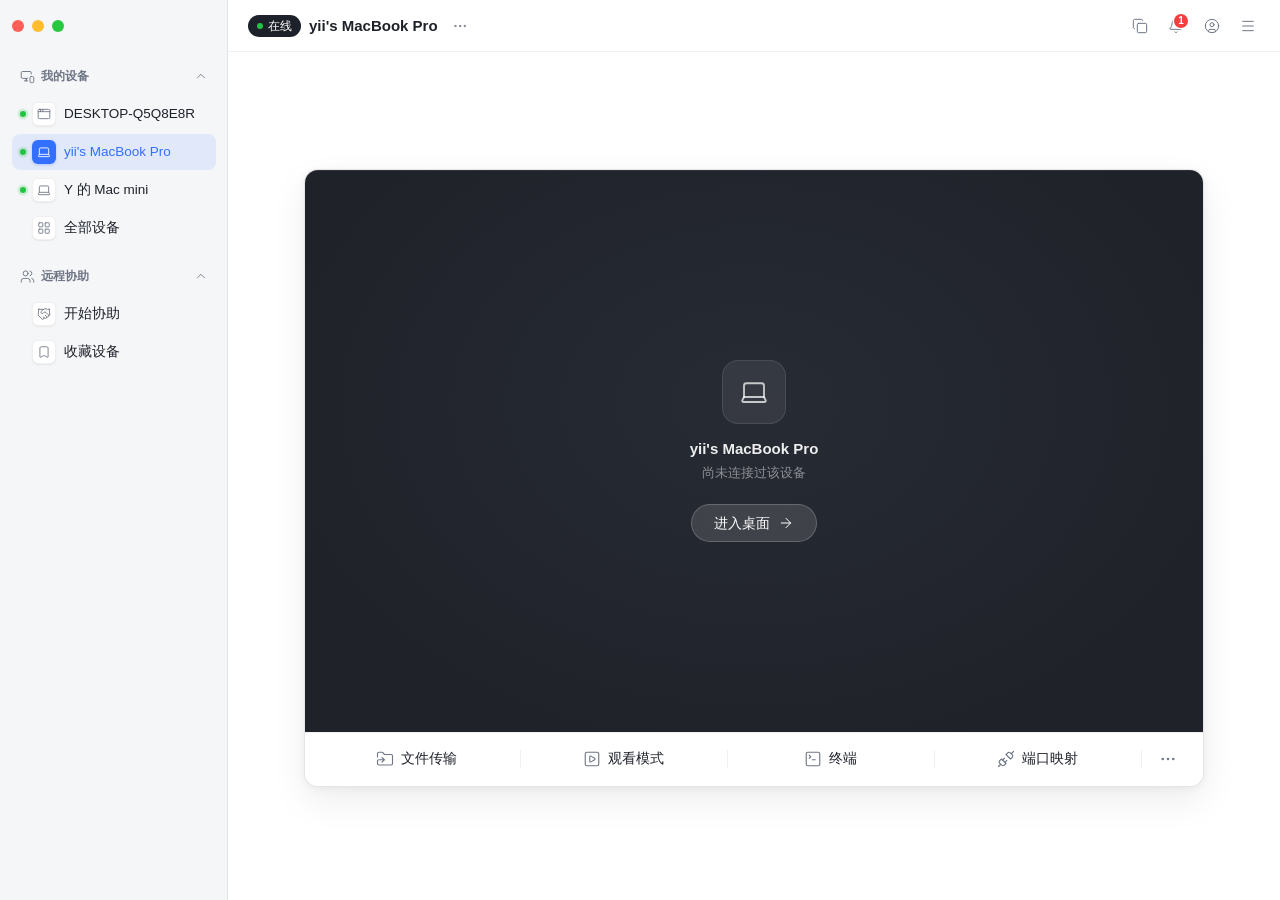
<file: crates/rc-ui/ui/index.html>
<!DOCTYPE html>
<html lang="zh-CN">
<head>
  <meta charset="UTF-8" />
  <meta name="viewport" content="width=device-width, initial-scale=1.0" />
  <title>RabbitControl</title>
  <link rel="stylesheet" href="assets/css/tokens.css" />
  <link rel="stylesheet" href="assets/css/base.css" />
  <link rel="stylesheet" href="assets/css/pages/overlay.css" />
  <link rel="stylesheet" href="assets/css/pages/main.css" />
</head>
<body>
  <!-- ────────────────────────────────────────────────────────────────
       Lucide 图标 sprite（lucide-static v1.77.0，ISC；内联路径，离线可跑）
       用 CSS 定位隐藏而非 display:none，保证 <use> 引用在 WKWebView 有效。
       ──────────────────────────────────────────────────────────────── -->
  <svg class="sprite" xmlns="http://www.w3.org/2000/svg" aria-hidden="true" focusable="false">
    <symbol id="i-app-window" viewBox="0 0 24 24">
      <rect x="2" y="4" width="20" height="16" rx="2" />
      <path d="M10 4v4" />
      <path d="M2 8h20" />
      <path d="M6 4v4" />
    </symbol>
    <symbol id="i-laptop" viewBox="0 0 24 24">
      <path d="M18 5a2 2 0 0 1 2 2v8.526a2 2 0 0 0 .212.897l1.068 2.127a1 1 0 0 1-.9 1.45H3.62a1 1 0 0 1-.9-1.45l1.068-2.127A2 2 0 0 0 4 15.526V7a2 2 0 0 1 2-2z" />
      <path d="M20.054 15.987H3.946" />
    </symbol>
    <symbol id="i-smartphone" viewBox="0 0 24 24">
      <rect width="14" height="20" x="5" y="2" rx="2" ry="2" />
      <path d="M12 18h.01" />
    </symbol>
    <symbol id="i-tablet" viewBox="0 0 24 24">
      <rect width="16" height="20" x="4" y="2" rx="2" ry="2" />
      <line x1="12" x2="12.01" y1="18" y2="18" />
    </symbol>
    <symbol id="i-monitor-smartphone" viewBox="0 0 24 24">
      <path d="M18 8V6a2 2 0 0 0-2-2H4a2 2 0 0 0-2 2v7a2 2 0 0 0 2 2h8" />
      <path d="M10 19v-3.96 3.15" />
      <path d="M7 19h5" />
      <rect width="6" height="10" x="16" y="12" rx="2" />
    </symbol>
    <symbol id="i-layout-grid" viewBox="0 0 24 24">
      <rect width="7" height="7" x="3" y="3" rx="1" />
      <rect width="7" height="7" x="14" y="3" rx="1" />
      <rect width="7" height="7" x="14" y="14" rx="1" />
      <rect width="7" height="7" x="3" y="14" rx="1" />
    </symbol>
    <symbol id="i-users" viewBox="0 0 24 24">
      <path d="M16 21v-2a4 4 0 0 0-4-4H6a4 4 0 0 0-4 4v2" />
      <path d="M16 3.128a4 4 0 0 1 0 7.744" />
      <path d="M22 21v-2a4 4 0 0 0-3-3.87" />
      <circle cx="9" cy="7" r="4" />
    </symbol>
    <symbol id="i-handshake" viewBox="0 0 24 24">
      <path d="m11 17 2 2a1 1 0 1 0 3-3" />
      <path d="m14 14 2.5 2.5a1 1 0 1 0 3-3l-3.88-3.88a3 3 0 0 0-4.24 0l-.88.88a1 1 0 1 1-3-3l2.81-2.81a5.79 5.79 0 0 1 7.06-.87l.47.28a2 2 0 0 0 1.42.25L21 4" />
      <path d="m21 3 1 11h-2" />
      <path d="M3 3 2 14l6.5 6.5a1 1 0 1 0 3-3" />
      <path d="M3 4h8" />
    </symbol>
    <symbol id="i-bookmark" viewBox="0 0 24 24">
      <path d="M17 3a2 2 0 0 1 2 2v15a1 1 0 0 1-1.496.868l-4.512-2.578a2 2 0 0 0-1.984 0l-4.512 2.578A1 1 0 0 1 5 20V5a2 2 0 0 1 2-2z" />
    </symbol>
    <symbol id="i-copy" viewBox="0 0 24 24">
      <rect width="14" height="14" x="8" y="8" rx="2" ry="2" />
      <path d="M4 16c-1.1 0-2-.9-2-2V4c0-1.1.9-2 2-2h10c1.1 0 2 .9 2 2" />
    </symbol>
    <symbol id="i-bell" viewBox="0 0 24 24">
      <path d="M10.268 21a2 2 0 0 0 3.464 0" />
      <path d="M3.262 15.326A1 1 0 0 0 4 17h16a1 1 0 0 0 .74-1.673C19.41 13.956 18 12.499 18 8A6 6 0 0 0 6 8c0 4.499-1.411 5.956-2.738 7.326" />
    </symbol>
    <symbol id="i-circle-user" viewBox="0 0 24 24">
      <circle cx="12" cy="12" r="10" />
      <circle cx="12" cy="10" r="3" />
      <path d="M7 20.662V19a2 2 0 0 1 2-2h6a2 2 0 0 1 2 2v1.662" />
    </symbol>
    <symbol id="i-menu" viewBox="0 0 24 24">
      <path d="M4 5h16" />
      <path d="M4 12h16" />
      <path d="M4 19h16" />
    </symbol>
    <symbol id="i-ellipsis" viewBox="0 0 24 24">
      <circle cx="12" cy="12" r="1" />
      <circle cx="19" cy="12" r="1" />
      <circle cx="5" cy="12" r="1" />
    </symbol>
    <symbol id="i-chevron-up" viewBox="0 0 24 24">
      <path d="m18 15-6-6-6 6" />
    </symbol>
    <symbol id="i-chevron-down" viewBox="0 0 24 24">
      <path d="m6 9 6 6 6-6" />
    </symbol>
    <symbol id="i-chevron-right" viewBox="0 0 24 24">
      <path d="m9 18 6-6-6-6" />
    </symbol>
    <symbol id="i-arrow-right" viewBox="0 0 24 24">
      <path d="M5 12h14" />
      <path d="m12 5 7 7-7 7" />
    </symbol>
    <symbol id="i-eye" viewBox="0 0 24 24">
      <path d="M2.062 12.348a1 1 0 0 1 0-.696 10.75 10.75 0 0 1 19.876 0 1 1 0 0 1 0 .696 10.75 10.75 0 0 1-19.876 0" />
      <circle cx="12" cy="12" r="3" />
    </symbol>
    <symbol id="i-eye-off" viewBox="0 0 24 24">
      <path d="M10.733 5.076a10.744 10.744 0 0 1 11.205 6.575 1 1 0 0 1 0 .696 10.747 10.747 0 0 1-1.444 2.49" />
      <path d="M14.084 14.158a3 3 0 0 1-4.242-4.242" />
      <path d="M17.479 17.499a10.75 10.75 0 0 1-15.417-5.151 1 1 0 0 1 0-.696 10.75 10.75 0 0 1 4.446-5.143" />
      <path d="m2 2 20 20" />
    </symbol>
    <symbol id="i-settings" viewBox="0 0 24 24">
      <path d="M9.671 4.136a2.34 2.34 0 0 1 4.659 0 2.34 2.34 0 0 0 3.319 1.915 2.34 2.34 0 0 1 2.33 4.033 2.34 2.34 0 0 0 0 3.831 2.34 2.34 0 0 1-2.33 4.033 2.34 2.34 0 0 0-3.319 1.915 2.34 2.34 0 0 1-4.659 0 2.34 2.34 0 0 0-3.32-1.915 2.34 2.34 0 0 1-2.33-4.033 2.34 2.34 0 0 0 0-3.831A2.34 2.34 0 0 1 6.35 6.051a2.34 2.34 0 0 0 3.319-1.915" />
      <circle cx="12" cy="12" r="3" />
    </symbol>
    <symbol id="i-info" viewBox="0 0 24 24">
      <circle cx="12" cy="12" r="10" />
      <path d="M12 16v-4" />
      <path d="M12 8h.01" />
    </symbol>
    <symbol id="i-folder-symlink" viewBox="0 0 24 24">
      <path d="M2 9.35V5a2 2 0 0 1 2-2h3.9a2 2 0 0 1 1.69.9l.81 1.2a2 2 0 0 0 1.67.9H20a2 2 0 0 1 2 2v10a2 2 0 0 1-2 2H4a2 2 0 0 1-2-2v-3a2 2 0 0 1 2-2h7" />
      <path d="m8 16 3-3-3-3" />
    </symbol>
    <symbol id="i-square-play" viewBox="0 0 24 24">
      <rect x="3" y="3" width="18" height="18" rx="2" />
      <path d="M9 9.003a1 1 0 0 1 1.517-.859l4.997 2.997a1 1 0 0 1 0 1.718l-4.997 2.997A1 1 0 0 1 9 14.996z" />
    </symbol>
    <symbol id="i-square-terminal" viewBox="0 0 24 24">
      <path d="m7 11 2-2-2-2" />
      <path d="M11 13h4" />
      <rect width="18" height="18" x="3" y="3" rx="2" ry="2" />
    </symbol>
    <symbol id="i-unplug" viewBox="0 0 24 24">
      <path d="m19 5 3-3" />
      <path d="m2 22 3-3" />
      <path d="M6.3 20.3a2.4 2.4 0 0 0 3.4 0L12 18l-6-6-2.3 2.3a2.4 2.4 0 0 0 0 3.4Z" />
      <path d="M7.5 13.5 10 11" />
      <path d="M10.5 16.5 13 14" />
      <path d="m12 6 6 6 2.3-2.3a2.4 2.4 0 0 0 0-3.4l-2.6-2.6a2.4 2.4 0 0 0-3.4 0Z" />
    </symbol>
    <symbol id="i-refresh-cw" viewBox="0 0 24 24">
      <path d="M3 12a9 9 0 0 1 9-9 9.75 9.75 0 0 1 6.74 2.74L21 8" />
      <path d="M21 3v5h-5" />
      <path d="M21 12a9 9 0 0 1-9 9 9.75 9.75 0 0 1-6.74-2.74L3 16" />
      <path d="M8 16H3v5" />
    </symbol>
    <symbol id="i-cast" viewBox="0 0 24 24">
      <path d="M2 8V6a2 2 0 0 1 2-2h16a2 2 0 0 1 2 2v12a2 2 0 0 1-2 2h-6" />
      <path d="M2 12a9 9 0 0 1 8 8" />
      <path d="M2 16a5 5 0 0 1 4 4" />
      <line x1="2" x2="2.01" y1="20" y2="20" />
    </symbol>
    <symbol id="i-shield-check" viewBox="0 0 24 24">
      <path d="M20 13c0 5-3.5 7.5-7.66 8.95a1 1 0 0 1-.67-.01C7.5 20.5 4 18 4 13V6a1 1 0 0 1 1-1c2 0 4.5-1.2 6.24-2.72a1.17 1.17 0 0 1 1.52 0C14.51 3.81 17 5 19 5a1 1 0 0 1 1 1z" />
      <path d="m9 12 2 2 4-4" />
    </symbol>
    <symbol id="i-pencil" viewBox="0 0 24 24">
      <path d="M21.174 6.812a1 1 0 0 0-3.986-3.987L3.842 16.174a2 2 0 0 0-.5.83l-1.321 4.352a.5.5 0 0 0 .623.622l4.353-1.32a2 2 0 0 0 .83-.497z" />
      <path d="m15 5 4 4" />
    </symbol>
    <symbol id="i-trash-2" viewBox="0 0 24 24">
      <path d="M3 6h18" />
      <path d="M19 6v14c0 1-1 2-2 2H7c-1 0-2-1-2-2V6" />
      <path d="M8 6V4c0-1 1-2 2-2h4c1 0 2 1 2 2v2" />
      <line x1="10" x2="10" y1="11" y2="17" />
      <line x1="14" x2="14" y1="11" y2="17" />
    </symbol>
    <symbol id="i-triangle-alert" viewBox="0 0 24 24">
      <path d="m21.73 18-8-14a2 2 0 0 0-3.48 0l-8 14A2 2 0 0 0 4 21h16a2 2 0 0 0 1.73-3" />
      <path d="M12 9v4" />
      <path d="M12 17h.01" />
    </symbol>
    <symbol id="i-x" viewBox="0 0 24 24">
      <path d="M18 6 6 18" />
      <path d="m6 6 12 12" />
    </symbol>
    <symbol id="i-power" viewBox="0 0 24 24">
      <path d="M12 2v10" />
      <path d="M18.4 6.6a9 9 0 1 1-12.77.04" />
    </symbol>
  </svg>

  <!-- ────────────────────────────────────────────────────────────────
       主窗口骨架（08 §5.1）：52px 标题栏 + 216px 侧栏 + 内容区
       ──────────────────────────────────────────────────────────────── -->
  <div class="app" id="app">
    <!-- 骨架（§5.1 重构）：侧栏 216px 通顶，顶部 52px 为交通灯带（sidebar__chrome）；
         右侧 app__body = 顶栏 + 内容区 纵向排列。所有既有 class/id 原样保留。 -->
    <aside class="sidebar" id="sidebar" aria-label="导航">
      <div class="sidebar__chrome" data-tauri-drag-region>
        <div class="titlebar__lead" data-tauri-drag-region>
          <div class="rc-traffic" aria-hidden="true" data-tauri-drag-region>
            <span class="rc-traffic__dot rc-traffic__dot--close" data-tauri-drag-region></span>
            <span class="rc-traffic__dot rc-traffic__dot--min" data-tauri-drag-region></span>
            <span class="rc-traffic__dot rc-traffic__dot--zoom" data-tauri-drag-region></span>
          </div>
        </div>
      </div>

      <!-- 侧栏滚动区（§3.6：左右内边距 12；分组头 40；行 36） -->
      <div class="sidebar__groups">
        <div class="sidebar__group" data-group="devices">
          <button type="button" class="sidebar__head" aria-expanded="true" aria-controls="sidebarDevices">
            <span class="sidebar__head-icon">
              <svg class="ic ic--20" aria-hidden="true" focusable="false"><use href="#i-monitor-smartphone"></use></svg>
            </span>
            <span class="sidebar__head-title">我的设备</span>
            <span class="sidebar__head-chevron">
              <svg class="ic ic--16" aria-hidden="true" focusable="false"><use href="#i-chevron-up"></use></svg>
            </span>
          </button>
          <div class="sidebar__rows" id="sidebarDevices"></div>
        </div>

        <div class="sidebar__group" data-group="assist">
          <button type="button" class="sidebar__head" aria-expanded="true" aria-controls="sidebarAssist">
            <span class="sidebar__head-icon">
              <svg class="ic ic--20" aria-hidden="true" focusable="false"><use href="#i-users"></use></svg>
            </span>
            <span class="sidebar__head-title">远程协助</span>
            <span class="sidebar__head-chevron">
              <svg class="ic ic--16" aria-hidden="true" focusable="false"><use href="#i-chevron-up"></use></svg>
            </span>
          </button>
          <div class="sidebar__rows" id="sidebarAssist"></div>
        </div>
      </div>
    </aside>

    <div class="app__body">
      <header class="titlebar" data-tauri-drag-region>
        <!-- 当前页上下文：P1 = 在线 Pill + 设备名 + ellipsis｜P2/P3 = 页面标题 -->
        <div class="titlebar__context" id="titlebarContext" data-tauri-drag-region></div>

        <div class="titlebar__actions" data-tauri-drag-region>
          <div class="titlebar__actions-inner" data-tauri-drag-region>
            <button type="button" class="rc-btn rc-btn--ghost" id="btnCopyWindow" aria-label="复制窗口">
              <svg class="ic ic--16" aria-hidden="true" focusable="false"><use href="#i-copy"></use></svg>
            </button>
            <button type="button" class="rc-btn rc-btn--ghost titlebar__bell" id="btnBell" aria-label="通知，1 条未读">
              <span class="titlebar__bell-icon">
                <svg class="ic ic--16" aria-hidden="true" focusable="false"><use href="#i-bell"></use></svg>
                <span class="badge" aria-hidden="true">1</span>
              </span>
            </button>
            <button type="button" class="rc-btn rc-btn--ghost" data-rc-anchor="account" aria-label="账户">
              <svg class="ic ic--16" aria-hidden="true" focusable="false"><use href="#i-circle-user"></use></svg>
            </button>
            <button type="button" class="rc-btn rc-btn--ghost" data-rc-anchor="menu" aria-label="菜单" aria-haspopup="menu">
              <svg class="ic ic--16" aria-hidden="true" focusable="false"><use href="#i-menu"></use></svg>
            </button>
          </div>
        </div>
      </header>

      <!-- macOS 权限引导横幅（登录后若缺失屏幕录制/辅助功能权限则顶部非阻断提醒） -->
      <div class="perm-banner" id="permBanner" role="region" aria-label="系统权限提示" hidden>
        <div class="perm-banner__main">
          <svg class="ic ic--16 perm-banner__icon" aria-hidden="true" focusable="false"><use href="#i-triangle-alert"></use></svg>
          <span class="perm-banner__text" id="permBannerText">macOS 尚未授予必需系统权限，远程自控与协助将受限</span>
        </div>
        <div class="perm-banner__actions">
          <button type="button" class="rc-btn rc-btn--primary perm-banner__btn" id="btnGrantPerms">一键去授权</button>
          <button type="button" class="rc-btn rc-btn--secondary perm-banner__btn" id="btnRecheckPerms">重新检测</button>
          <button type="button" class="rc-btn rc-btn--ghost perm-banner__close" id="btnDismissPerms" aria-label="暂不提醒">
            <svg class="ic ic--14" aria-hidden="true" focusable="false"><use href="#i-x"></use></svg>
          </button>
        </div>
      </div>

      <!-- 内容区：三页互斥（侧栏路由） -->
      <main class="content" id="content">
        <!-- ══════════════ P1 设备主页 ══════════════ -->
        <section class="page page--p1" id="page-p1" aria-label="设备主页">
          <div class="p1__banner" id="p1SessionBanner" hidden>
            <span class="p1__banner-info">
              <svg class="ic ic--16 p1__banner-icon" aria-hidden="true" focusable="false"><use href="#i-cast"></use></svg>
              <span class="p1__banner-tag">控制中</span>
              <span class="p1__banner-sep" aria-hidden="true"></span>
              <span class="p1__banner-text">本机正在控制此电脑</span>
            </span>
            <button type="button" class="rc-btn rc-btn--secondary p1__banner-btn" id="p1BannerDisconnect">断开远控</button>
          </div>
          <div class="p1__stack">
            <!-- 预览卡：内容区−2×48、高 480、距标题栏 48、水平居中 -->
            <div class="p1__card" id="p1Card" role="button" tabindex="0" aria-label="进入桌面">
              <!-- 预览卡三态（设计文档 §6 P1）：A 有缓存快照 / B 无快照 / C 离线。
                   本期 mock 一律 B 态：如实表达「从未连接」，不造假图。 -->
              <div class="p1__preview p1__preview--empty" id="p1Preview" aria-hidden="true">
                <img class="p1__wallpaper" id="p1Wallpaper" alt="" hidden />
                <svg class="p1__preview-icon" aria-hidden="true" focusable="false"><use href="#i-laptop"></use></svg>
                <span class="p1__preview-name" id="p1PreviewName">yii's MacBook Pro</span>
                <span class="p1__preview-hint" id="p1PreviewHint">尚未连接过该设备</span>
              </div>
              <span class="p1__watermark" id="p1Watermark">yii's MacBook Pro</span>
              <span class="p1__enter">
                <span class="p1__enter-label">进入桌面</span>
                <svg class="ic ic--16 p1__enter-arrow" aria-hidden="true" focusable="false"><use href="#i-arrow-right"></use></svg>
              </span>
              <button type="button" class="rc-btn rc-btn--primary p1__wol-btn" id="p1WolBtn" hidden>
                <svg class="ic ic--16" aria-hidden="true" focusable="false"><use href="#i-power"></use></svg>
                <span class="p1__wol-label">远程开机</span>
              </button>
              <div class="p1__active-overlay" id="p1ActiveOverlay" hidden>
                <span class="p1__active-icon">
                  <svg class="ic ic--24" aria-hidden="true" focusable="false"><use href="#i-cast"></use></svg>
                </span>
                <span class="p1__active-text">已建立远程连接</span>
                <button type="button" class="rc-btn rc-btn--primary p1__active-btn" id="p1FocusSession">显示远控窗口</button>
              </div>
            </div>

            <!-- 底部工具条：紧贴预览卡、高 56、五组等宽均分 -->
            <div class="p1__toolbar" role="toolbar" aria-label="设备工具">
              <div class="p1__toolcell">
                <button type="button" class="p1__tool" data-tool="transfer">
                  <svg class="ic ic--20" aria-hidden="true" focusable="false"><use href="#i-folder-symlink"></use></svg>
                  <span class="p1__tool-label">文件传输</span>
                </button>
              </div>
              <div class="p1__toolcell">
                <button type="button" class="p1__tool" data-tool="watch">
                  <svg class="ic ic--20" aria-hidden="true" focusable="false"><use href="#i-square-play"></use></svg>
                  <span class="p1__tool-label">观看模式</span>
                </button>
              </div>
              <div class="p1__toolcell">
                <button type="button" class="p1__tool" data-tool="terminal">
                  <svg class="ic ic--20" aria-hidden="true" focusable="false"><use href="#i-square-terminal"></use></svg>
                  <span class="p1__tool-label">终端</span>
                </button>
              </div>
              <div class="p1__toolcell">
                <button type="button" class="p1__tool" data-tool="portmap">
                  <svg class="ic ic--20" aria-hidden="true" focusable="false"><use href="#i-unplug"></use></svg>
                  <span class="p1__tool-label">端口映射</span>
                </button>
              </div>
              <div class="p1__toolcell">
                <button type="button" class="p1__tool p1__tool--icon" data-rc-anchor="more" aria-label="更多工具">
                  <svg class="ic ic--20" aria-hidden="true" focusable="false"><use href="#i-ellipsis"></use></svg>
                </button>
              </div>
            </div>
          </div>
        </section>

        <!-- ══════════════ P2 远程协助 ══════════════ -->
        <section class="page page--p2" id="page-p2" aria-label="远程协助">
          <div class="p2">
            <div class="p2__session-bar" id="p2SessionBar" hidden>
              <span class="p2__session-info">
                <svg class="ic ic--16 p2__session-icon" aria-hidden="true" focusable="false"><use href="#i-cast"></use></svg>
                <span class="p2__session-text" id="p2SessionText">正在远控</span>
              </span>
              <div class="p2__session-actions">
                <button type="button" class="rc-btn rc-btn--secondary p2__session-btn" id="p2OpenTransfer" hidden>文件传输</button>
                <button type="button" class="rc-btn rc-btn--secondary p2__session-btn" id="p2OpenTerminal" hidden>终端</button>
                <button type="button" class="rc-btn rc-btn--secondary p2__session-btn" id="p2OpenPortmap" hidden>端口映射</button>
                <button type="button" class="rc-btn rc-btn--primary p2__session-btn" id="p2FocusSession">显示远控窗口</button>
                <button type="button" class="rc-btn rc-btn--secondary p2__session-btn" id="p2DisconnectSession">断开远控</button>
              </div>
            </div>
            <!-- 卡 1 本设备 -->
            <div class="p2__card">
              <div class="p2__card-head">
                <h2 class="p2__title">本设备</h2>
                <div class="p2__allow">
                  <span class="p2__allow-label" id="p2AllowLabel">允许他人远程协助</span>
                  <label class="rc-switch">
                    <input type="checkbox" id="p2Allow" checked aria-labelledby="p2AllowLabel" />
                    <span class="rc-switch__knob"></span>
                  </label>
                </div>
              </div>
              <div class="p2__rule"></div>

              <div class="p2__body" id="p2Body">
                <div class="p2__id-col">
                  <span class="p2__label">本设备 ID</span>
                  <div class="p2__id-row">
                    <div class="p2__bigid" id="p2DeviceId">183 435 140</div>
                    <button type="button" class="rc-btn rc-btn--ghost p2__id-refresh" id="p2RefreshId" aria-label="刷新设备 ID" title="更换新的设备 ID">
                      <svg class="ic ic--16" aria-hidden="true" focusable="false"><use href="#i-refresh-cw"></use></svg>
                    </button>
                  </div>
                  <div class="p2__id-sub" id="p2DeviceSub" hidden></div>
                </div>

                <div class="p2__verify-col">
                  <div class="p2__verify-row">
                    <span class="p2__label p2__label--inline">验证方式：</span>
                    <span class="rc-select p2__select">
                      <select id="p2VerifyMode" aria-label="验证方式">
                        <option>仅使用临时验证码</option>
                        <option>自定义验证码</option>
                      </select>
                      <svg class="ic ic--16 rc-icon" aria-hidden="true" focusable="false"><use href="#i-chevron-down"></use></svg>
                    </span>
                  </div>

                  <div class="p2__code-row">
                    <span class="p2__code" id="p2Code">9ZGQ30ES</span>
                    <button type="button" class="rc-btn rc-btn--ghost" id="p2Eye" aria-pressed="false" aria-label="显示验证码" title="显示验证码">
                      <svg class="ic ic--16" aria-hidden="true" focusable="false"><use href="#i-eye"></use></svg>
                    </button>
                    <button type="button" class="rc-btn rc-btn--ghost" id="p2CodeSettings" aria-label="验证码设置">
                      <svg class="ic ic--16" aria-hidden="true" focusable="false"><use href="#i-settings"></use></svg>
                    </button>
                    <button type="button" class="rc-btn rc-btn--secondary" id="p2Copy">复制并分享</button>
                  </div>

                  <div class="p2__refresh">每次远控结束刷新</div>
                </div>
              </div>
            </div>

            <!-- 卡 2 远控伙伴设备 -->
            <div class="p2__card">
              <h2 class="p2__title">远控伙伴设备</h2>
              <p class="p2__hint">通过其他设备的【设备 ID】及【设备验证码】启动远程控制</p>
              <div class="p2__rule p2__rule--form"></div>

              <div class="p2__form">
                <span class="p2__form-label">伙伴的设备 ID</span>
                <div class="p2__form-row">
                  <div class="p2__input-wrap">
                    <input type="text" class="p2__input" id="p2PeerInput" placeholder="请输入设备 ID" autocomplete="off" aria-label="伙伴的设备 ID" />
                    <button type="button" class="p2__input-chevron" id="p2HistoryBtn" aria-label="历史记录" aria-haspopup="listbox" aria-expanded="false">
                      <svg class="ic ic--16" aria-hidden="true" focusable="false"><use href="#i-chevron-down"></use></svg>
                    </button>
                  </div>
                  <button type="button" class="rc-btn rc-btn--primary p2__connect" id="p2Connect" disabled>连接</button>
                </div>
              </div>
            </div>
          </div>
        </section>

        <!-- ══════════════ P3 全部设备 ══════════════ -->
        <section class="page page--p3" id="page-p3" aria-label="全部设备">
          <div class="p3" id="p3Groups"></div>

          <!-- §7.2 P3 无设备空态 -->
          <div class="p3__empty" id="p3Empty" hidden>
            <svg class="ic ic--40" aria-hidden="true" focusable="false"><use href="#i-monitor-smartphone"></use></svg>
            <p class="p3__empty-text">暂无设备</p>
            <button type="button" class="rc-btn rc-btn--primary" id="p3EmptyAssist">开始协助</button>
          </div>
        </section>
      </main>
    </div>
  </div>

  <!-- ────────────────────────────────────────────────────────────────
       首次启动双阶强门禁遮罩（仅真桌面客户端 IS_TAURI == true 激活；浏览器静态预览保持隐藏）
       ──────────────────────────────────────────────────────────────── -->
  <div class="gate-overlay" id="gateOverlay" role="dialog" aria-modal="true" aria-label="初始化与登录" hidden>
    <div class="gate-drag" data-tauri-drag-region></div>
    <div class="gate-card">
      <div class="gate-brand">
        <div class="gate-brand__mark" aria-hidden="true">
          <svg class="ic ic--24" aria-hidden="true" focusable="false"><use href="#i-shield-check"></use></svg>
        </div>
        <div class="gate-brand__text">
          <h1 class="gate-brand__title" id="gateTitle">连接 RabbitControl 服务器</h1>
          <p class="gate-brand__sub" id="gateSubtitle">首次启动请先锚定服务器地址并完成账号认证</p>
        </div>
      </div>

      <!-- 阶段 0：启动加载态 -->
      <div class="gate-step" id="gateStepLoading" hidden>
        <p class="gate-loading-text">正在检查服务器配置与登录状态…</p>
      </div>

      <!-- 门禁 1：未配置服务器 -->
      <div class="gate-step" id="gateStepServer" hidden>
        <div class="gate-field">
          <label class="gate-label" for="gateServerHost">服务器地址</label>
          <input type="text" class="gate-input" id="gateServerHost"
                 placeholder="例如 192.168.1.10 或 rc.example.com" autocomplete="off" spellcheck="false" />
        </div>

        <div class="gate-adv-toggle-row">
          <button type="button" class="gate-link-btn" id="gateAdvToggle" aria-expanded="false">
            高级端口与 HTTPS 设置
          </button>
          <label class="gate-https-check">
            <input type="checkbox" id="gateUseHttps" checked />
            <span>启用 HTTPS (TLS)</span>
          </label>
        </div>

        <div class="gate-ports" id="gateAdvPanel" hidden>
          <label class="gate-port-item">
            <span>API 端口</span>
            <input type="text" inputmode="numeric" class="gate-input gate-input--mono" id="gateApiPort" value="21118" />
          </label>
          <label class="gate-port-item">
            <span>信令端口</span>
            <input type="text" inputmode="numeric" class="gate-input gate-input--mono" id="gateSignalPort" value="21116" />
          </label>
          <label class="gate-port-item">
            <span>中继端口</span>
            <input type="text" inputmode="numeric" class="gate-input gate-input--mono" id="gateRelayPort" value="21117" />
          </label>
        </div>

        <div class="gate-probe" id="gateProbeResult" hidden>
          <div class="gate-probe__head">
            <span class="gate-probe__badge" id="gateProbeBadge">连接正常</span>
            <span class="gate-probe__meta" id="gateProbeMeta"></span>
          </div>
          <div class="gate-probe__fp-label">Root CA 证书 SHA-256 指纹</div>
          <code class="gate-probe__fp" id="gateCaFingerprint">--</code>
          <div class="gate-probe__reg" id="gateProbeReg"></div>
        </div>

        <div class="gate-error" id="gateServerError" role="alert" hidden></div>

        <div class="gate-actions">
          <button type="button" class="rc-btn rc-btn--secondary" id="gateBackToLoginBtn" hidden>返回登录</button>
          <button type="button" class="rc-btn rc-btn--secondary" id="gateProbeBtn">检测连接</button>
          <button type="button" class="rc-btn rc-btn--primary" id="gateConfirmServerBtn">确认并进入登录</button>
        </div>
      </div>

      <!-- 门禁 2：登录 / 注册 -->
      <div class="gate-step" id="gateStepAuth" hidden>
        <div class="gate-server-bar">
          <span class="gate-server-bar__info" id="gateServerSummary">服务器：--</span>
          <button type="button" class="gate-link-btn" id="gateChangeServerBtn">修改服务器</button>
        </div>

        <div class="gate-tabs" id="gateAuthTabs" role="tablist">
          <button type="button" class="gate-tab is-active" id="gateTabLogin" role="tab" aria-selected="true">账号登录</button>
          <button type="button" class="gate-tab" id="gateTabRegister" role="tab" aria-selected="false">注册新账号</button>
        </div>

        <div class="gate-notice" id="gateRegDisabledNotice" hidden>
          管理员已关闭自助注册，请联系管理员开通
        </div>

        <form class="gate-form" id="gateLoginForm" novalidate>
          <div class="gate-field">
            <label class="gate-label" for="gateLoginEmail">邮箱</label>
            <input type="email" class="gate-input" id="gateLoginEmail" placeholder="name@company.com" autocomplete="username" />
          </div>
          <div class="gate-field">
            <label class="gate-label" for="gateLoginPassword">密码</label>
            <div class="gate-pw-wrap">
              <input type="password" class="gate-input gate-input--pw" id="gateLoginPassword" placeholder="请输入登录密码" autocomplete="current-password" />
              <button type="button" class="gate-pw-eye" data-pw-toggle="gateLoginPassword" aria-label="显示密码">
                <svg class="ic ic--16" aria-hidden="true" focusable="false"><use href="#i-eye-off"></use></svg>
              </button>
            </div>
          </div>
          <div class="gate-error" id="gateLoginError" role="alert" hidden></div>
          <button type="submit" class="rc-btn rc-btn--primary gate-submit" id="gateLoginBtn">登录</button>
        </form>

        <form class="gate-form" id="gateRegForm" hidden novalidate>
          <div class="gate-field">
            <label class="gate-label" for="gateRegEmail">邮箱</label>
            <input type="email" class="gate-input" id="gateRegEmail" placeholder="name@company.com" autocomplete="email" />
          </div>
          <div class="gate-field">
            <label class="gate-label" for="gateRegName">显示名称（可选）</label>
            <input type="text" class="gate-input" id="gateRegName" placeholder="例如 张三的 Mac" autocomplete="name" />
          </div>
          <div class="gate-field">
            <label class="gate-label" for="gateRegPassword">密码</label>
            <div class="gate-pw-wrap">
              <input type="password" class="gate-input gate-input--pw" id="gateRegPassword" placeholder="至少 8 位密码" autocomplete="new-password" />
              <button type="button" class="gate-pw-eye" data-pw-toggle="gateRegPassword" aria-label="显示密码">
                <svg class="ic ic--16" aria-hidden="true" focusable="false"><use href="#i-eye-off"></use></svg>
              </button>
            </div>
          </div>
          <div class="gate-field">
            <label class="gate-label" for="gateRegConfirm">确认密码</label>
            <input type="password" class="gate-input" id="gateRegConfirm" placeholder="再次输入密码" autocomplete="new-password" />
          </div>
          <div class="gate-error" id="gateRegError" role="alert" hidden></div>
          <button type="submit" class="rc-btn rc-btn--primary gate-submit" id="gateRegBtn">注册并登录</button>
        </form>
      </div>

      <!-- 门禁 2b：首次登录强制修改密码 -->
      <div class="gate-step" id="gateStepPasswordChange" hidden>
        <div class="gate-notice gate-notice--warn">
          检测到当前账号为初始密码，必须修改密码后才能签发设备证书并进入客户端。
        </div>
        <form class="gate-form" id="gateCpForm" novalidate>
          <div class="gate-field">
            <label class="gate-label" for="gateCpCurrent">当前密码</label>
            <input type="password" class="gate-input" id="gateCpCurrent" autocomplete="current-password" />
          </div>
          <div class="gate-field">
            <label class="gate-label" for="gateCpNew">新密码</label>
            <input type="password" class="gate-input" id="gateCpNew" placeholder="至少 8 位字符" autocomplete="new-password" />
          </div>
          <div class="gate-field">
            <label class="gate-label" for="gateCpConfirm">确认新密码</label>
            <input type="password" class="gate-input" id="gateCpConfirm" autocomplete="new-password" />
          </div>
          <div class="gate-error" id="gateCpError" role="alert" hidden></div>
          <div class="gate-actions">
            <button type="button" class="rc-btn rc-btn--secondary" id="gateCpLogoutBtn">退出登录</button>
            <button type="submit" class="rc-btn rc-btn--primary" id="gateCpSubmitBtn">确认修改并进入</button>
          </div>
        </form>
      </div>
    </div>
  </div>

  <script src="assets/js/mock.js"></script>
  <script src="assets/js/bridge.js"></script>
  <script src="assets/js/error-display.js"></script>
  <script src="assets/js/overlay.js"></script>
  <script src="assets/js/app.js"></script>
</body>
</html>
</file>
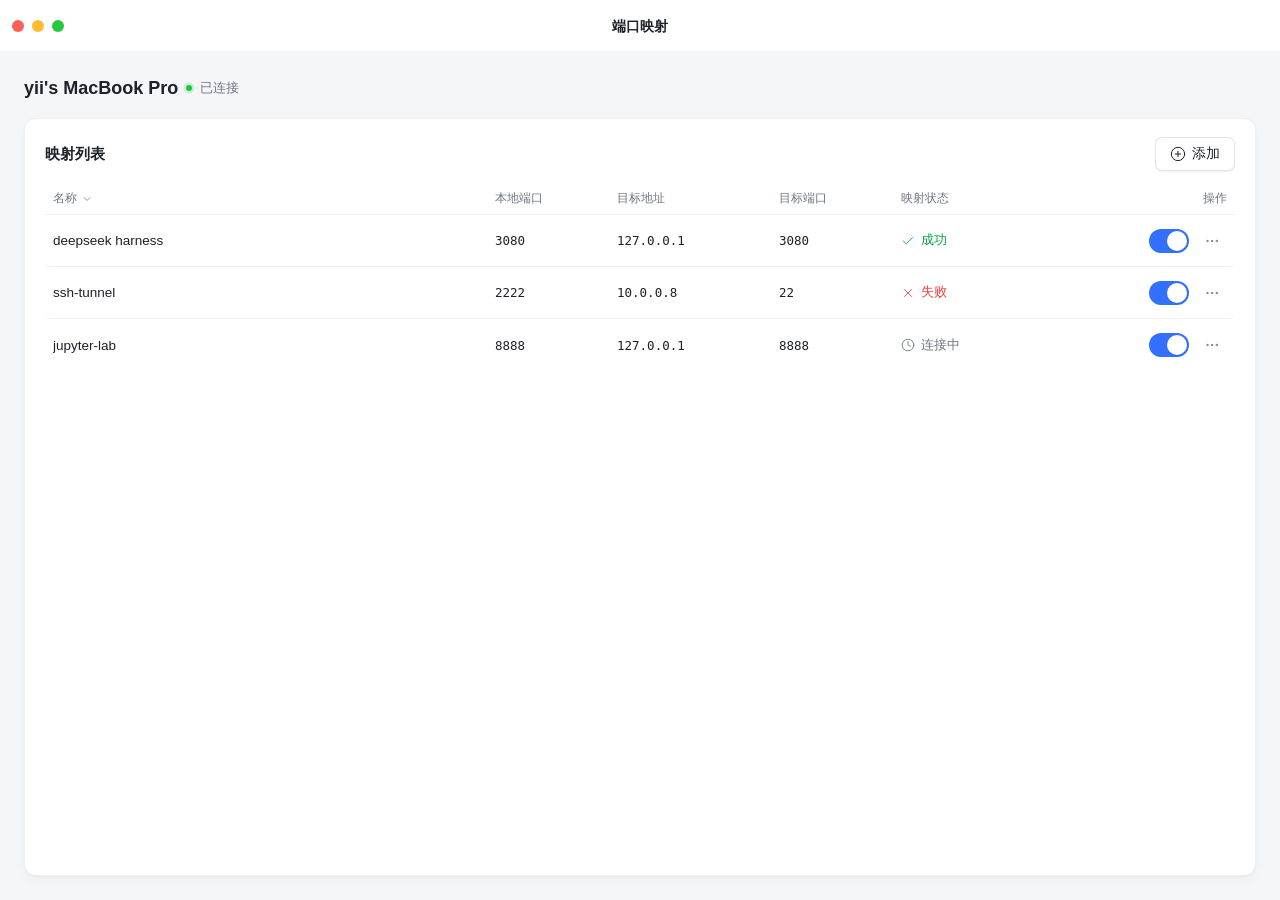
<file: crates/rc-ui/ui/portmap.html>
<!DOCTYPE html>
<html lang="zh-CN">
<head>
  <meta charset="UTF-8" />
  <meta name="viewport" content="width=device-width, initial-scale=1.0" />
  <title>端口映射 — RabbitControl</title>
  <link rel="stylesheet" href="assets/css/tokens.css" />
  <link rel="stylesheet" href="assets/css/base.css" />
  <link rel="stylesheet" href="assets/css/pages/portmap.css" />
</head>
<body>
  <!-- Tauri 真窗口：给 body 打 .is-tauri，隐藏自绘交通灯（原生灯已由窗口提供） -->
  <script src="assets/js/tauri-detect.js"></script>
  <header class="titlebar" data-tauri-drag-region>
    <div class="traffic" aria-hidden="true" data-tauri-drag-region>
      <span class="traffic__light traffic__light--close" data-tauri-drag-region></span>
      <span class="traffic__light traffic__light--min" data-tauri-drag-region></span>
      <span class="traffic__light traffic__light--zoom" data-tauri-drag-region></span>
    </div>
    <h1 class="titlebar__title" data-tauri-drag-region>端口映射</h1>
  </header>

  <main class="pm-main">
    <section class="pm-header" aria-label="连接设备">
      <h2 class="pm-header__name" id="pm-device-name">yii's MacBook Pro</h2>
      <span class="status-dot status-dot--online" id="pm-status-dot" aria-hidden="true"></span>
      <span class="pm-header__state" id="pm-status-text">已连接</span>
    </section>

    <section class="pm-card" aria-label="映射列表">
      <div class="pm-card__head">
        <h2 class="pm-card__title">映射列表</h2>
        <button type="button" class="btn btn--secondary" id="open-add">
          <svg class="ico" width="16" height="16" viewBox="0 0 24 24" fill="none" stroke="currentColor" stroke-width="1.5" stroke-linecap="round" stroke-linejoin="round" aria-hidden="true"><circle cx="12" cy="12" r="10"/><path d="M8 12h8"/><path d="M12 8v8"/></svg>
          添加
        </button>
      </div>

      <div class="pm-table">
        <div class="pm-thead" role="row">
          <span role="columnheader" class="pm-th pm-th--sortable">名称
            <span class="pm-th__sort" id="sort-name" role="button" tabindex="0" aria-label="按名称排序">
              <svg class="ico" width="12" height="12" viewBox="0 0 24 24" fill="none" stroke="currentColor" stroke-width="1.5" stroke-linecap="round" stroke-linejoin="round" aria-hidden="true"><path d="m6 9 6 6 6-6"/></svg>
            </span>
          </span>
          <span role="columnheader" class="pm-th">本地端口</span>
          <span role="columnheader" class="pm-th">目标地址</span>
          <span role="columnheader" class="pm-th">目标端口</span>
          <span role="columnheader" class="pm-th">映射状态</span>
          <span role="columnheader" class="pm-th pm-th--op">操作</span>
        </div>
        <div class="pm-tbody" id="map-body" role="rowgroup"></div>
      </div>
    </section>
  </main>

  <!-- 添加 Modal（宽 400，§6 W4） -->
  <div class="modal" id="add-modal" aria-hidden="true">
    <div class="modal__mask"></div>
    <div class="modal__card" role="dialog" aria-modal="true" aria-labelledby="add-modal-title">
      <h2 class="modal__title" id="add-modal-title">添加映射</h2>
      <form class="pm-form" id="add-form" novalidate>
        <div class="field">
          <label class="field__label" for="f-name">名称</label>
          <input class="input" id="f-name" name="name" type="text" autocomplete="off" spellcheck="false" placeholder="请输入名称" />
          <p class="field__error" id="e-name" role="alert"></p>
        </div>
        <div class="field">
          <label class="field__label" for="f-local-port">本地端口</label>
          <input class="input" id="f-local-port" name="localPort" type="text" inputmode="numeric" autocomplete="off" spellcheck="false" placeholder="1–65535" />
          <p class="field__error" id="e-local-port" role="alert"></p>
        </div>
        <div class="field">
          <label class="field__label" for="f-target-addr">目标地址</label>
          <input class="input" id="f-target-addr" name="targetAddr" type="text" autocomplete="off" spellcheck="false" placeholder="IP 或域名" />
          <p class="field__error" id="e-target-addr" role="alert"></p>
        </div>
        <div class="field">
          <label class="field__label" for="f-target-port">目标端口</label>
          <input class="input" id="f-target-port" name="targetPort" type="text" inputmode="numeric" autocomplete="off" spellcheck="false" placeholder="1–65535" />
          <p class="field__error" id="e-target-port" role="alert"></p>
        </div>
        <div class="modal__foot">
          <button type="button" class="btn btn--secondary" id="cancel-add">取消</button>
          <button type="submit" class="btn btn--primary" id="save-add">保存</button>
        </div>
      </form>
    </div>
  </div>

  <!-- 删除确认 Modal（Tauri 真映射删除） -->
  <div class="modal" id="delete-modal" aria-hidden="true">
    <div class="modal__mask"></div>
    <div class="modal__card" role="dialog" aria-modal="true" aria-labelledby="delete-modal-title">
      <h2 class="modal__title" id="delete-modal-title">删除映射</h2>
      <p id="delete-modal-desc" style="margin:0 0 16px;color:var(--text-secondary);font-size:var(--size-body);line-height:20px;"></p>
      <div class="modal__foot">
        <button type="button" class="btn btn--secondary" id="cancel-delete">取消</button>
        <button type="button" class="btn btn--danger" id="confirm-delete">删除映射</button>
      </div>
    </div>
  </div>

  <div class="toast" id="toast" role="status" aria-live="polite"></div>

  <script src="assets/js/validate.js"></script>
  <script src="assets/js/bridge.js"></script>
  <script src="assets/js/portmap.js"></script>
</body>
</html>
</file>
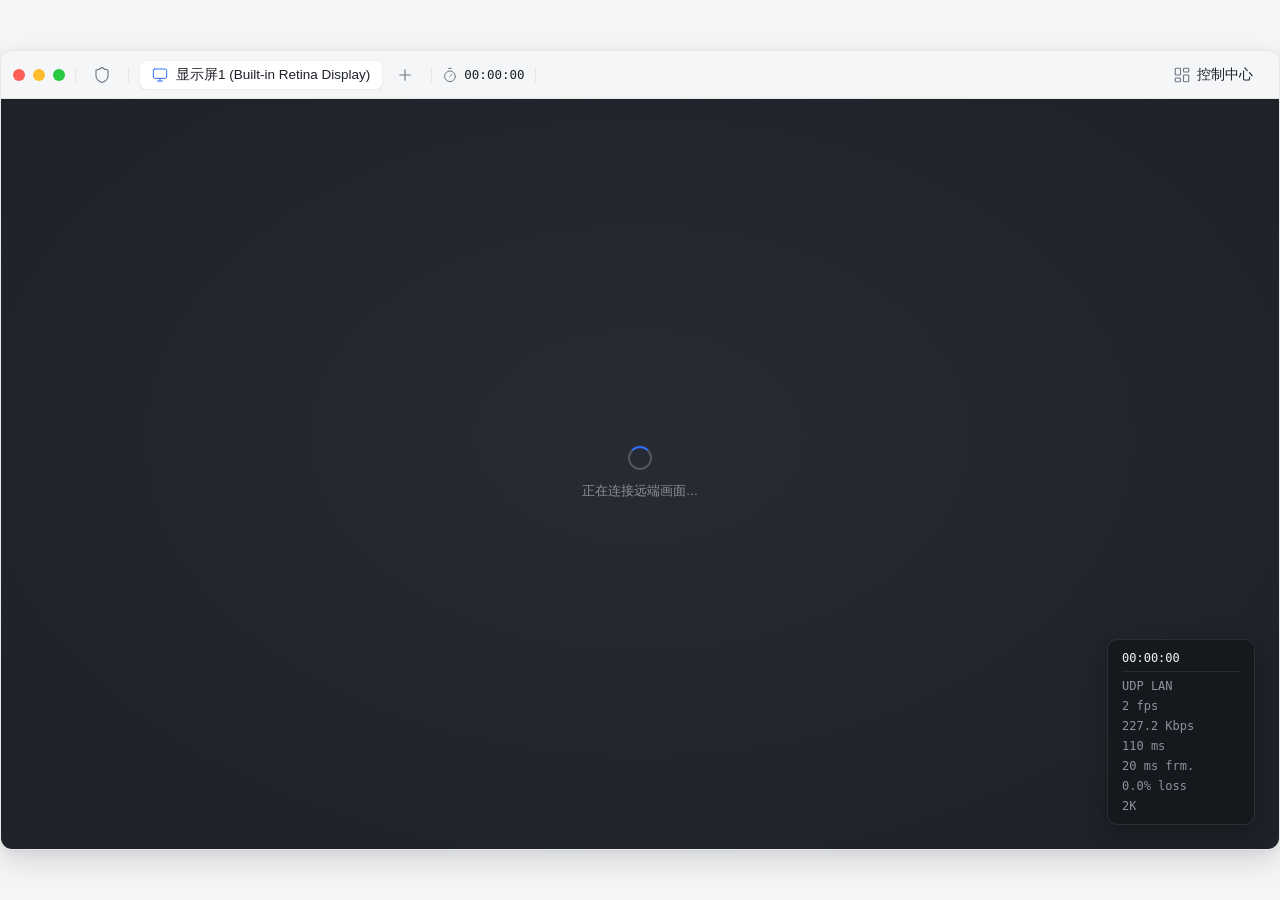
<file: crates/rc-ui/ui/session.html>
<!DOCTYPE html>
<html lang="zh-CN">
<head>
  <meta charset="UTF-8" />
  <meta name="viewport" content="width=device-width, initial-scale=1.0" />
  <title>yii's MacBook Pro — RabbitControl</title>
  <link rel="stylesheet" href="assets/css/tokens.css" />
  <link rel="stylesheet" href="assets/css/base.css" />
  <link rel="stylesheet" href="assets/css/pages/session.css" />
</head>
<!--
  S1 远控会话窗口（含 S2 安全状态气泡 / S3 控制中心菜单 / S4 性能 HUD）
  唯一依据：docs/reference/design/08-ui-design.md §6 S1–S4、§3.6、§4、§7
  观看模式变体：URL 加 ?mode=watch（或 ?watch=1 / #watch）
-->
<body data-page="session">
  <!-- Tauri 真窗口：给 body 打 .is-tauri，隐藏自绘交通灯（原生灯已由窗口提供） -->
  <script src="assets/js/tauri-detect.js"></script>
  <!-- Lucide 图标（lucide-static v1.77.0，ISC；内联 sprite，离线可用，不引 CDN） -->
  <svg width="0" height="0" style="position:absolute" aria-hidden="true" focusable="false">
    <defs>
      <symbol id="i-monitor" viewBox="0 0 24 24" fill="none" stroke="currentColor" stroke-width="1.5" stroke-linecap="round" stroke-linejoin="round">
        <rect width="20" height="14" x="2" y="3" rx="2" /><line x1="8" x2="16" y1="21" y2="21" /><line x1="12" x2="12" y1="17" y2="21" />
      </symbol>
      <symbol id="i-shield" viewBox="0 0 24 24" fill="none" stroke="currentColor" stroke-width="1.5" stroke-linecap="round" stroke-linejoin="round">
        <path d="M20 13c0 5-3.5 7.5-7.66 8.95a1 1 0 0 1-.67-.01C7.5 20.5 4 18 4 13V6a1 1 0 0 1 1-1c2 0 4.5-1.2 6.24-2.72a1.17 1.17 0 0 1 1.52 0C14.51 3.81 17 5 19 5a1 1 0 0 1 1 1z" />
      </symbol>
      <symbol id="i-plus" viewBox="0 0 24 24" fill="none" stroke="currentColor" stroke-width="1.5" stroke-linecap="round" stroke-linejoin="round">
        <path d="M5 12h14" /><path d="M12 5v14" />
      </symbol>
      <symbol id="i-timer" viewBox="0 0 24 24" fill="none" stroke="currentColor" stroke-width="1.5" stroke-linecap="round" stroke-linejoin="round">
        <line x1="10" x2="14" y1="2" y2="2" /><line x1="12" x2="15" y1="14" y2="11" /><circle cx="12" cy="14" r="8" />
      </symbol>
      <symbol id="i-layout-dashboard" viewBox="0 0 24 24" fill="none" stroke="currentColor" stroke-width="1.5" stroke-linecap="round" stroke-linejoin="round">
        <rect width="7" height="9" x="3" y="3" rx="1" /><rect width="7" height="5" x="14" y="3" rx="1" /><rect width="7" height="9" x="14" y="12" rx="1" /><rect width="7" height="5" x="3" y="16" rx="1" />
      </symbol>
      <symbol id="i-triangle-alert" viewBox="0 0 24 24" fill="none" stroke="currentColor" stroke-width="1.5" stroke-linecap="round" stroke-linejoin="round">
        <path d="m21.73 18-8-14a2 2 0 0 0-3.48 0l-8 14A2 2 0 0 0 4 21h16a2 2 0 0 0 1.73-3" /><path d="M12 9v4" /><path d="M12 17h.01" />
      </symbol>
      <symbol id="i-chevron-down" viewBox="0 0 24 24" fill="none" stroke="currentColor" stroke-width="1.5" stroke-linecap="round" stroke-linejoin="round">
        <path d="m6 9 6 6 6-6" />
      </symbol>
      <symbol id="i-chevron-right" viewBox="0 0 24 24" fill="none" stroke="currentColor" stroke-width="1.5" stroke-linecap="round" stroke-linejoin="round">
        <path d="m9 18 6-6-6-6" />
      </symbol>
      <symbol id="i-volume-x" viewBox="0 0 24 24" fill="none" stroke="currentColor" stroke-width="1.5" stroke-linecap="round" stroke-linejoin="round">
        <path d="M11 4.702a.7.7 0 0 0-1.203-.498L6.413 7.587A1.4 1.4 0 0 1 5.416 8H3a1 1 0 0 0-1 1v6a1 1 0 0 0 1 1h2.416a1.4 1.4 0 0 1 .997.413l3.383 3.384A.7.7 0 0 0 11 19.298z" /><path d="m16.5 14.5 5-5" /><path d="m16.5 9.5 5 5" />
      </symbol>
      <symbol id="i-lock" viewBox="0 0 24 24" fill="none" stroke="currentColor" stroke-width="1.5" stroke-linecap="round" stroke-linejoin="round">
        <rect width="18" height="11" x="3" y="11" rx="2" ry="2" /><path d="M7 11V7a5 5 0 0 1 10 0v4" />
      </symbol>
      <symbol id="i-check" viewBox="0 0 24 24" fill="none" stroke="currentColor" stroke-width="1.5" stroke-linecap="round" stroke-linejoin="round">
        <path d="M20 6 9 17l-5-5" />
      </symbol>
      <symbol id="i-arrow-right-left" viewBox="0 0 24 24" fill="none" stroke="currentColor" stroke-width="1.5" stroke-linecap="round" stroke-linejoin="round">
        <path d="m16 3 4 4-4 4" /><path d="M20 7H4" /><path d="m8 21-4-4 4-4" /><path d="M4 17h16" />
      </symbol>
      <symbol id="i-image" viewBox="0 0 24 24" fill="none" stroke="currentColor" stroke-width="1.5" stroke-linecap="round" stroke-linejoin="round">
        <rect width="18" height="18" x="3" y="3" rx="2" ry="2" /><circle cx="9" cy="9" r="2" /><path d="m21 15-3.086-3.086a2 2 0 0 0-2.828 0L6 21" />
      </symbol>
      <symbol id="i-app-window" viewBox="0 0 24 24" fill="none" stroke="currentColor" stroke-width="1.5" stroke-linecap="round" stroke-linejoin="round">
        <rect x="2" y="4" width="20" height="16" rx="2" /><path d="M10 4v4" /><path d="M2 8h20" /><path d="M6 4v4" />
      </symbol>
      <symbol id="i-volume-2" viewBox="0 0 24 24" fill="none" stroke="currentColor" stroke-width="1.5" stroke-linecap="round" stroke-linejoin="round">
        <path d="M11 4.702a.705.705 0 0 0-1.203-.498L6.413 7.587A1.4 1.4 0 0 1 5.416 8H3a1 1 0 0 0-1 1v6a1 1 0 0 0 1 1h2.416a1.4 1.4 0 0 1 .997.413l3.383 3.384A.705.705 0 0 0 11 19.298z" /><path d="M16 9a5 5 0 0 1 0 6" /><path d="M19.364 18.364a9 9 0 0 0 0-12.728" />
      </symbol>
      <symbol id="i-joystick" viewBox="0 0 24 24" fill="none" stroke="currentColor" stroke-width="1.5" stroke-linecap="round" stroke-linejoin="round">
        <path d="M21 17a2 2 0 0 0-2-2H5a2 2 0 0 0-2 2v2a2 2 0 0 0 2 2h14a2 2 0 0 0 2-2v-2Z" /><path d="M6 15v-2" /><path d="M12 15V9" /><circle cx="12" cy="6" r="3" />
      </symbol>
      <symbol id="i-box" viewBox="0 0 24 24" fill="none" stroke="currentColor" stroke-width="1.5" stroke-linecap="round" stroke-linejoin="round">
        <path d="M21 8a2 2 0 0 0-1-1.73l-7-4a2 2 0 0 0-2 0l-7 4A2 2 0 0 0 3 8v8a2 2 0 0 0 1 1.73l7 4a2 2 0 0 0 2 0l7-4A2 2 0 0 0 21 16Z" /><path d="m3.3 7 8.7 5 8.7-5" /><path d="M12 22V12" />
      </symbol>
      <symbol id="i-layout-grid" viewBox="0 0 24 24" fill="none" stroke="currentColor" stroke-width="1.5" stroke-linecap="round" stroke-linejoin="round">
        <rect width="7" height="7" x="3" y="3" rx="1" /><rect width="7" height="7" x="14" y="3" rx="1" /><rect width="7" height="7" x="14" y="14" rx="1" /><rect width="7" height="7" x="3" y="14" rx="1" />
      </symbol>
      <symbol id="i-maximize" viewBox="0 0 24 24" fill="none" stroke="currentColor" stroke-width="1.5" stroke-linecap="round" stroke-linejoin="round">
        <path d="M8 3H5a2 2 0 0 0-2 2v3" /><path d="M21 8V5a2 2 0 0 0-2-2h-3" /><path d="M3 16v3a2 2 0 0 0 2 2h3" /><path d="M16 21h3a2 2 0 0 0 2-2v-3" />
      </symbol>
      <symbol id="i-log-out" viewBox="0 0 24 24" fill="none" stroke="currentColor" stroke-width="1.5" stroke-linecap="round" stroke-linejoin="round">
        <path d="m16 17 5-5-5-5" /><path d="M21 12H9" /><path d="M9 21H5a2 2 0 0 1-2-2V5a2 2 0 0 1 2-2h4" />
      </symbol>
      <symbol id="i-clipboard" viewBox="0 0 24 24" fill="none" stroke="currentColor" stroke-width="1.5" stroke-linecap="round" stroke-linejoin="round">
        <rect width="8" height="4" x="8" y="2" rx="1" ry="1" /><path d="M16 4h2a2 2 0 0 1 2 2v14a2 2 0 0 1-2 2H6a2 2 0 0 1-2-2V6a2 2 0 0 1 2-2h2" />
      </symbol>
      <symbol id="i-folder" viewBox="0 0 24 24" fill="none" stroke="currentColor" stroke-width="1.5" stroke-linecap="round" stroke-linejoin="round">
        <path d="M20 20a2 2 0 0 0 2-2V8a2 2 0 0 0-2-2h-7.9a2 2 0 0 1-1.69-.9L9.6 3.9A2 2 0 0 0 7.93 3H4a2 2 0 0 0-2 2v13a2 2 0 0 0 2 2Z" />
      </symbol>
      <symbol id="i-terminal" viewBox="0 0 24 24" fill="none" stroke="currentColor" stroke-width="1.5" stroke-linecap="round" stroke-linejoin="round">
        <polyline points="4 17 10 11 4 5" /><line x1="12" x2="20" y1="19" y2="19" />
      </symbol>
      <symbol id="i-network" viewBox="0 0 24 24" fill="none" stroke="currentColor" stroke-width="1.5" stroke-linecap="round" stroke-linejoin="round">
        <rect x="16" y="16" width="6" height="6" rx="1" /><rect x="2" y="16" width="6" height="6" rx="1" /><rect x="9" y="2" width="6" height="6" rx="1" /><path d="M5 16v-3a1 1 0 0 1 1-1h12a1 1 0 0 1 1 1v3" /><path d="M12 12V8" />
      </symbol>
      <symbol id="i-arrow-up-circle" viewBox="0 0 24 24" fill="none" stroke="currentColor" stroke-width="1.5" stroke-linecap="round" stroke-linejoin="round">
        <circle cx="12" cy="12" r="10" /><path d="m16 12-4-4-4 4" /><path d="M12 16V8" />
      </symbol>
    </defs>
  </svg>

  <!-- S1 会话窗口：窗口态 1280×800（08 §2），全屏优先 -->
  <div class="sn-window" id="session-window">
    <!-- 顶部会话工具栏：高 48（08 §3.3 SESSION_BAR_H） -->
    <header class="sn-bar" data-tauri-drag-region>
      <div class="sn-bar__traffic" aria-hidden="true">
        <span class="sn-bar__dot sn-bar__dot--close"></span>
        <span class="sn-bar__dot sn-bar__dot--min"></span>
        <span class="sn-bar__dot sn-bar__dot--zoom"></span>
      </div>
      <span class="sn-bar__sep" aria-hidden="true" data-tauri-drag-region></span>
      <!-- 盾 ghost → S2 安全状态气泡 -->
      <button type="button" class="sn-bar__btn" id="btn-shield"
              aria-haspopup="dialog" aria-expanded="false"
              aria-label="安全状态" title="安全状态">
        <svg class="sn-ico" width="18" height="18" aria-hidden="true"><use href="#i-shield" /></svg>
      </button>
      <span class="sn-bar__sep" aria-hidden="true" data-tauri-drag-region></span>
      <div class="sn-screen-group" id="screen-group" data-tauri-drag-region>
        <!-- 动态显示器选项卡容器（支持物理多屏 + 虚拟屏切换；右键活动屏切换分辨率） -->
        <div class="sn-screen-tabs" id="screen-tabs">
          <div class="sn-screen-tab is-active" id="screen-tab"
               aria-haspopup="menu" aria-expanded="false"
               title="显示屏1 (Built-in Retina Display) — 右键切换分辨率">
            <svg class="sn-ico" width="16" height="16" aria-hidden="true"><use href="#i-monitor" /></svg>
            <span class="sn-screen-tab__text" id="screen-name">显示屏1 (Built-in Retina Display)</span>
          </div>
        </div>
        <!-- + ghost：创建虚拟屏 -->
        <button type="button" class="sn-bar__btn" id="btn-add-screen" aria-label="创建虚拟屏" title="创建虚拟屏">
          <svg class="sn-ico" width="18" height="18" aria-hidden="true"><use href="#i-plus" /></svg>
        </button>
      </div>
      <span class="sn-bar__sep" aria-hidden="true" data-tauri-drag-region></span>
      <!-- 计时器：FONT_MONO HH:MM:SS，注入时钟，从 00:00:00 起 -->
      <div class="sn-timer" role="timer" aria-live="off" data-tauri-drag-region>
        <svg class="sn-ico" width="16" height="16" aria-hidden="true"><use href="#i-timer" /></svg>
        <span id="session-timer" data-tauri-drag-region>00:00:00</span>
      </div>
      <span class="sn-bar__sep" aria-hidden="true" data-tauri-drag-region></span>
      <!-- 被控端可升级图标（A3：仅本人自控会话且发现新版本时显示，点击弹出确认框） -->
      <button type="button" class="sn-bar__btn sn-bar__update" id="btn-remote-update"
              aria-label="被控端可升级" title="被控端可升级" hidden>
        <svg class="sn-ico" width="18" height="18" aria-hidden="true"><use href="#i-arrow-up-circle" /></svg>
        <span class="sn-bar__update-dot" aria-hidden="true"></span>
      </button>
      <!-- 右侧「控制中心」ButtonGhost → S3 -->
      <button type="button" class="sn-bar__ctrl" id="btn-control-center"
              aria-haspopup="menu" aria-expanded="false">
        <svg class="sn-ico" width="18" height="18" aria-hidden="true"><use href="#i-layout-dashboard" /></svg>
        <span>控制中心</span>
      </button>
    </header>

    <!-- 内容区：STAGE_BG 铺满 + 连接中 / 自动重连 / 失败常驻交互面板 -->
    <main class="sn-stage" id="session-stage">
      <div class="sn-stage__overlay" id="stage-overlay" data-state="connecting">
        <div class="sn-stage__card" id="stage-card">
          <div class="sn-stage__spinner" id="stage-spinner" aria-hidden="true"></div>
          <p class="sn-stage__title" id="stage-title">正在连接远端画面…</p>
          <p class="sn-stage__desc" id="stage-desc" hidden></p>
          <div class="rc-uierr-host" id="stage-uierr" hidden></div>

          <!-- 自动重连中操作区 -->
          <div class="sn-stage__actions" id="stage-reconnecting-actions" hidden>
            <button type="button" class="sn-stage__btn sn-stage__btn--primary" id="btn-stage-retry-now">立即重试</button>
            <button type="button" class="sn-stage__btn sn-stage__btn--ghost" id="btn-stage-disconnect">断开</button>
          </div>

          <!-- 连接失败 / 异常断开常驻面板（永不自动关窗） -->
          <div class="sn-stage__ended-panel" id="stage-ended-panel" hidden>
            <div class="sn-stage__mode-wrap">
              <span class="sn-stage__mode-label">连接模式</span>
              <div class="sn-seg sn-seg--dark" id="stage-conn-mode-seg" role="radiogroup" aria-label="连接模式">
                <button type="button" class="sn-seg__btn is-active" role="radio" aria-checked="true" data-conn-mode="auto">自动</button>
                <button type="button" class="sn-seg__btn" role="radio" aria-checked="false" data-conn-mode="p2p_only">仅 P2P</button>
                <button type="button" class="sn-seg__btn" role="radio" aria-checked="false" data-conn-mode="tcp_relay">TCP 中继</button>
              </div>
            </div>
            <div class="sn-stage__actions">
              <button type="button" class="sn-stage__btn sn-stage__btn--primary" id="btn-stage-reconnect">重新连接</button>
              <button type="button" class="sn-stage__btn sn-stage__btn--ghost" id="btn-stage-close">关闭窗口</button>
            </div>
          </div>
        </div>
      </div>

      <!-- 观看模式变体：画面区左上 16px 常驻灰 Pill -->
      <span class="sn-pill sn-pill--watch sn-stage__watch" id="watch-pill" hidden>观看模式</span>

      <!-- S4 性能 HUD：右下 24；由控制中心「更多 → 显示网络状态」控制显隐 -->
      <div class="sn-hud-wrap" id="hud-wrap">
        <div class="sn-hud" id="session-hud" aria-label="性能信息">
          <!-- 首行白色，随计时同步；其余 TERMINAL_MUTED（§6 S4 七行 mock，逐字取自 §6.0） -->
          <span class="sn-hud__elapsed" id="hud-elapsed">00:00:00</span>
          <span>UDP LAN</span>
          <span>2 fps</span>
          <span>227.2 Kbps</span>
          <span>110 ms</span>
          <span>20 ms frm.</span>
          <span>0.0% loss</span>
          <span>2K</span>
        </div>
      </div>
    </main>

    <!-- Toast：距窗口底缘 24 水平居中，1.8s，单条顶替（§4 / §3.6） -->
    <div class="sn-toast" id="session-toast" role="status" aria-live="polite"></div>
  </div>

  <!-- ── S2 安全状态气泡（盾锚点，顶部箭头朝上，宽 300） ── -->
  <section class="sn-popover sn-security" id="security-popover" role="dialog"
           aria-label="安全状态" aria-modal="false" hidden>
    <span class="sn-popover__arrow" aria-hidden="true"></span>
    <div class="sn-pop__head">
      <h2 class="sn-pop__title">安全状态</h2>
      <!-- 「需关注」判定：仅当防窥模式=关闭 且 自动锁屏=关 时显示 -->
      <span class="sn-pill sn-pill--warning" id="security-warning" hidden>
        <svg class="sn-ico" width="12" height="12" aria-hidden="true"><use href="#i-triangle-alert" /></svg>
        <span>需关注</span>
      </span>
    </div>
    <div class="sn-pop__divider" aria-hidden="true"></div>

    <div class="sn-sec-row">
      <svg class="sn-ico sn-sec-row__icon" width="18" height="18" aria-hidden="true"><use href="#i-monitor" /></svg>
      <span class="sn-sec-row__label">防窥模式</span>
      <div class="sn-sec-row__control">
        <label class="sn-select">
          <select id="sec-privacy" aria-label="防窥模式">
            <option value="privacy" selected>隐私屏保</option>
            <option value="black">黑屏</option>
            <option value="off">关闭</option>
          </select>
          <svg class="sn-ico" width="14" height="14" aria-hidden="true"><use href="#i-chevron-down" /></svg>
        </label>
      </div>
    </div>
    <p class="sn-sec-desc" id="sec-privacy-desc">被控端屏幕已防护，<br />遮挡屏幕内容</p>

    <div class="sn-sec-row">
      <svg class="sn-ico sn-sec-row__icon" width="18" height="18" aria-hidden="true"><use href="#i-volume-x" /></svg>
      <span class="sn-sec-row__label">被控静音</span>
      <span class="sn-sec-row__value" id="sec-mute-value">已外放</span>
      <div class="sn-sec-row__control">
        <label class="sn-switch">
          <input type="checkbox" id="sec-mute" aria-label="被控静音" />
          <span class="sn-switch__knob"></span>
        </label>
      </div>
    </div>

    <div class="sn-sec-row">
      <svg class="sn-ico sn-sec-row__icon" width="18" height="18" aria-hidden="true"><use href="#i-lock" /></svg>
      <span class="sn-sec-row__label">自动锁屏</span>
      <span class="sn-sec-row__value" id="sec-lock-value">未开启</span>
      <div class="sn-sec-row__control">
        <label class="sn-switch">
          <input type="checkbox" id="sec-lock" aria-label="自动锁屏" />
          <span class="sn-switch__knob"></span>
        </label>
      </div>
    </div>

    <div class="sn-pop__divider" aria-hidden="true"></div>

    <div class="sn-sec-link" id="sec-link-row">
      <div class="sn-sec-link__head">
        <svg class="sn-ico sn-sec-row__icon" width="18" height="18" aria-hidden="true"><use href="#i-shield" /></svg>
        <span class="sn-sec-row__label">链路加密</span>
        <span class="sn-sec-link__badge" id="sec-transport-mode">UDP LAN</span>
      </div>
      <div class="sn-sec-link__status" id="sec-mtls-status">mTLS 1.3 双向证书已验证</div>
      <div class="sn-sec-link__fp" id="sec-peer-fp">对端证书指纹：--</div>
    </div>
  </section>

  <!-- ── S3 控制中心菜单（NativeMenu 规格；主 220） ── -->
  <section class="sn-popover sn-menu" id="control-menu" role="menu"
           aria-label="控制中心" hidden>
    <button type="button" class="sn-menu__item" role="menuitem" data-submenu="screen"
            aria-haspopup="menu" aria-expanded="false" id="menu-screen">
      <svg class="sn-ico" width="16" height="16" aria-hidden="true"><use href="#i-monitor" /></svg>
      <span class="sn-menu__label">显示屏1 (Built-in…)</span>
      <span class="sn-menu__chevron"><svg class="sn-ico" width="14" height="14" aria-hidden="true"><use href="#i-chevron-right" /></svg></span>
    </button>
    <button type="button" class="sn-menu__item" role="menuitem" data-action="next-screen"
            aria-disabled="true" title="切换下一个屏幕 (⌥⌘N)" id="menu-next-screen">
      <svg class="sn-ico" width="16" height="16" aria-hidden="true"><use href="#i-arrow-right-left" /></svg>
      <span class="sn-menu__label">切换下一个屏幕</span>
      <span class="sn-menu__shortcut">⌥⌘N</span>
    </button>
    <div class="sn-menu__sep" role="separator" aria-hidden="true"></div>

    <button type="button" class="sn-menu__item" role="menuitem" data-submenu="quality"
            aria-haspopup="menu" aria-expanded="false" id="menu-quality">
      <svg class="sn-ico" width="16" height="16" aria-hidden="true"><use href="#i-image" /></svg>
      <span class="sn-menu__label">画质</span>
      <span class="sn-menu__chevron"><svg class="sn-ico" width="14" height="14" aria-hidden="true"><use href="#i-chevron-right" /></svg></span>
    </button>
    <button type="button" class="sn-menu__item" role="menuitem" data-submenu="window"
            aria-haspopup="menu" aria-expanded="false" id="menu-window">
      <svg class="sn-ico" width="16" height="16" aria-hidden="true"><use href="#i-app-window" /></svg>
      <span class="sn-menu__label">窗口</span>
      <span class="sn-menu__chevron"><svg class="sn-ico" width="14" height="14" aria-hidden="true"><use href="#i-chevron-right" /></svg></span>
    </button>
    <button type="button" class="sn-menu__item" role="menuitem" data-submenu="sound"
            aria-haspopup="menu" aria-expanded="false" id="menu-sound">
      <svg class="sn-ico" width="16" height="16" aria-hidden="true"><use href="#i-volume-2" /></svg>
      <span class="sn-menu__label">声音</span>
      <span class="sn-menu__chevron"><svg class="sn-ico" width="14" height="14" aria-hidden="true"><use href="#i-chevron-right" /></svg></span>
    </button>
    <button type="button" class="sn-menu__item" role="menuitem" data-submenu="security"
            aria-haspopup="menu" aria-expanded="false" id="menu-security">
      <svg class="sn-ico" width="16" height="16" aria-hidden="true"><use href="#i-shield" /></svg>
      <span class="sn-menu__label">安全</span>
      <span class="sn-menu__chevron"><svg class="sn-ico" width="14" height="14" aria-hidden="true"><use href="#i-chevron-right" /></svg></span>
    </button>
    <button type="button" class="sn-menu__item" role="menuitem" data-submenu="peripherals"
            aria-haspopup="menu" aria-expanded="false" id="menu-peripherals">
      <svg class="sn-ico" width="16" height="16" aria-hidden="true"><use href="#i-joystick" /></svg>
      <span class="sn-menu__label">外设</span>
      <span class="sn-menu__chevron"><svg class="sn-ico" width="14" height="14" aria-hidden="true"><use href="#i-chevron-right" /></svg></span>
    </button>
    <button type="button" class="sn-menu__item" role="menuitem" data-submenu="tools"
            aria-haspopup="menu" aria-expanded="false" id="menu-tools">
      <svg class="sn-ico" width="16" height="16" aria-hidden="true"><use href="#i-box" /></svg>
      <span class="sn-menu__label">工具</span>
      <span class="sn-menu__chevron"><svg class="sn-ico" width="14" height="14" aria-hidden="true"><use href="#i-chevron-right" /></svg></span>
    </button>
    <button type="button" class="sn-menu__item" role="menuitemcheckbox" aria-checked="true"
            data-action="clipboard" id="menu-clipboard">
      <svg class="sn-ico" width="16" height="16" aria-hidden="true"><use href="#i-clipboard" /></svg>
      <span class="sn-menu__label">剪贴板同步</span>
      <span class="sn-menu__shortcut" id="menu-clipboard-state">已开启</span>
    </button>
    <button type="button" class="sn-menu__item" role="menuitem" data-submenu="more"
            aria-haspopup="menu" aria-expanded="false" id="menu-more">
      <svg class="sn-ico" width="16" height="16" aria-hidden="true"><use href="#i-layout-grid" /></svg>
      <span class="sn-menu__label">更多</span>
      <span class="sn-menu__chevron"><svg class="sn-ico" width="14" height="14" aria-hidden="true"><use href="#i-chevron-right" /></svg></span>
    </button>
    <div class="sn-menu__sep" role="separator" aria-hidden="true"></div>

    <button type="button" class="sn-menu__item" role="menuitem" data-action="fullscreen">
      <svg class="sn-ico" width="16" height="16" aria-hidden="true"><use href="#i-maximize" /></svg>
      <span class="sn-menu__label sn-fullscreen-label">进入全屏幕</span>
    </button>
    <div class="sn-menu__sep" role="separator" aria-hidden="true"></div>

    <button type="button" class="sn-menu__item sn-menu__item--danger" role="menuitem" data-action="exit">
      <svg class="sn-ico" width="16" height="16" aria-hidden="true"><use href="#i-log-out" /></svg>
      <span class="sn-menu__label">退出远控</span>
    </button>
  </section>

  <!-- ── S3 画质子菜单（宽 300；两单选组 + 安全中转 Switch） ── -->
  <section class="sn-popover sn-submenu" id="quality-menu" role="menu"
           aria-label="画质" hidden>
    <button type="button" class="sn-submenu__item" role="menuitemradio" data-group="bitrate" data-value="auto" aria-checked="false">
      <span class="sn-check" hidden><svg class="sn-ico" width="14" height="14" aria-hidden="true"><use href="#i-check" /></svg></span>
      <span>自动</span>
    </button>
    <button type="button" class="sn-submenu__item" role="menuitemradio" data-group="bitrate" data-value="150m" aria-checked="false">
      <span class="sn-check" hidden><svg class="sn-ico" width="14" height="14" aria-hidden="true"><use href="#i-check" /></svg></span>
      <span>极致 150M</span>
    </button>
    <button type="button" class="sn-submenu__item" role="menuitemradio" data-group="bitrate" data-value="100m" aria-checked="false">
      <span class="sn-check" hidden><svg class="sn-ico" width="14" height="14" aria-hidden="true"><use href="#i-check" /></svg></span>
      <span>旗舰 100M</span>
    </button>
    <button type="button" class="sn-submenu__item" role="menuitemradio" data-group="bitrate" data-value="60m" aria-checked="false">
      <span class="sn-check" hidden><svg class="sn-ico" width="14" height="14" aria-hidden="true"><use href="#i-check" /></svg></span>
      <span>臻享 60M</span>
    </button>
    <button type="button" class="sn-submenu__item" role="menuitemradio" data-group="bitrate" data-value="30m" aria-checked="false">
      <span class="sn-check" hidden><svg class="sn-ico" width="14" height="14" aria-hidden="true"><use href="#i-check" /></svg></span>
      <span>原画 30M</span>
    </button>
    <button type="button" class="sn-submenu__item" role="menuitemradio" data-group="bitrate" data-value="14m" aria-checked="true">
      <span class="sn-check"><svg class="sn-ico" width="14" height="14" aria-hidden="true"><use href="#i-check" /></svg></span>
      <span>超清 14M</span>
    </button>
    <button type="button" class="sn-submenu__item" role="menuitemradio" data-group="bitrate" data-value="8m" aria-checked="false">
      <span class="sn-check" hidden><svg class="sn-ico" width="14" height="14" aria-hidden="true"><use href="#i-check" /></svg></span>
      <span>高清 8M</span>
    </button>
    <div class="sn-menu__sep" role="separator" aria-hidden="true"></div>
    <button type="button" class="sn-submenu__item" role="menuitemradio" data-group="fps" data-value="380" aria-checked="false">
      <span class="sn-check" hidden><svg class="sn-ico" width="14" height="14" aria-hidden="true"><use href="#i-check" /></svg></span>
      <span>380 帧</span>
    </button>
    <button type="button" class="sn-submenu__item" role="menuitemradio" data-group="fps" data-value="240" aria-checked="false">
      <span class="sn-check" hidden><svg class="sn-ico" width="14" height="14" aria-hidden="true"><use href="#i-check" /></svg></span>
      <span>240 帧</span>
    </button>
    <button type="button" class="sn-submenu__item" role="menuitemradio" data-group="fps" data-value="144" aria-checked="true">
      <span class="sn-check"><svg class="sn-ico" width="14" height="14" aria-hidden="true"><use href="#i-check" /></svg></span>
      <span>144 帧</span>
    </button>
    <button type="button" class="sn-submenu__item" role="menuitemradio" data-group="fps" data-value="120" aria-checked="false">
      <span class="sn-check" hidden><svg class="sn-ico" width="14" height="14" aria-hidden="true"><use href="#i-check" /></svg></span>
      <span>120 帧</span>
    </button>
    <button type="button" class="sn-submenu__item" role="menuitemradio" data-group="fps" data-value="90" aria-checked="false">
      <span class="sn-check" hidden><svg class="sn-ico" width="14" height="14" aria-hidden="true"><use href="#i-check" /></svg></span>
      <span>90 帧</span>
    </button>
    <button type="button" class="sn-submenu__item" role="menuitemradio" data-group="fps" data-value="60" aria-checked="false">
      <span class="sn-check" hidden><svg class="sn-ico" width="14" height="14" aria-hidden="true"><use href="#i-check" /></svg></span>
      <span>60 帧</span>
    </button>
    <button type="button" class="sn-submenu__item" role="menuitemradio" data-group="fps" data-value="30" aria-checked="false">
      <span class="sn-check" hidden><svg class="sn-ico" width="14" height="14" aria-hidden="true"><use href="#i-check" /></svg></span>
      <span>30 帧</span>
    </button>
    <div class="sn-menu__sep" role="separator" aria-hidden="true"></div>
    <div class="sn-submenu__title">视频编码器</div>
    <button type="button" class="sn-submenu__item" role="menuitemradio" data-group="codec" data-value="av1" id="opt-codec-av1" aria-checked="false" hidden>
      <span class="sn-check" hidden><svg class="sn-ico" width="14" height="14" aria-hidden="true"><use href="#i-check" /></svg></span>
      <span class="sn-res-label">AV1</span>
      <span class="sn-res-badge">高清省流</span>
    </button>
    <button type="button" class="sn-submenu__item" role="menuitemradio" data-group="codec" data-value="hevc" id="opt-codec-hevc" aria-checked="true">
      <span class="sn-check"><svg class="sn-ico" width="14" height="14" aria-hidden="true"><use href="#i-check" /></svg></span>
      <span class="sn-res-label">HEVC (H.265)</span>
      <span class="sn-res-badge">高刷推荐</span>
    </button>
    <button type="button" class="sn-submenu__item" role="menuitemradio" data-group="codec" data-value="h264" id="opt-codec-h264" aria-checked="false">
      <span class="sn-check" hidden><svg class="sn-ico" width="14" height="14" aria-hidden="true"><use href="#i-check" /></svg></span>
      <span class="sn-res-label">H.264 (兼容)</span>
    </button>
    <p class="sn-submenu__hint sn-submenu__hint--warn" id="quality-advisory-hint" hidden></p>
    <div class="sn-menu__sep" role="separator" aria-hidden="true"></div>
    <div class="sn-submenu__block">
      <div class="sn-submenu__block-label">连接模式</div>
      <div class="sn-seg" id="conn-mode-seg" role="radiogroup" aria-label="连接模式">
        <button type="button" class="sn-seg__btn is-active" role="radio" aria-checked="true" data-conn-mode="auto">自动</button>
        <button type="button" class="sn-seg__btn" role="radio" aria-checked="false" data-conn-mode="p2p_only">仅 P2P</button>
        <button type="button" class="sn-seg__btn" role="radio" aria-checked="false" data-conn-mode="tcp_relay">TCP 中继</button>
      </div>
      <p class="sn-submenu__hint">持久化保存，切换后立即按新模式连接。</p>
    </div>
  </section>

  <!-- ── S3 显示屏1分辨率子菜单 ── -->
  <section class="sn-popover sn-submenu sn-submenu--res" id="screen-menu" role="menu"
           aria-label="显示屏分辨率" hidden>
    <div class="sn-res-list" id="screen-main-res-list"></div>
    <p class="sn-submenu__hint sn-submenu__hint--warn" id="screen-advisory-hint" hidden></p>
  </section>

  <!-- ── S3 其他分辨率二级悬浮菜单 ── -->
  <section class="sn-popover sn-submenu sn-submenu--res sn-submenu--nested" id="screen-more-menu" role="menu"
           aria-label="其他分辨率" hidden>
    <div class="sn-res-list sn-res-list--more" id="screen-more-res-list"></div>
  </section>

  <!-- ── S3 窗口设置子菜单（一键消除黑边 / 全屏） ── -->
  <section class="sn-popover sn-submenu" id="window-menu" role="menu"
           aria-label="窗口设置" hidden>
    <button type="button" class="sn-submenu__item" role="menuitem" id="btn-fit-window">
      <svg class="sn-ico" width="16" height="16" aria-hidden="true"><use href="#i-app-window" /></svg>
      <span>一键消除黑边</span>
    </button>
    <button type="button" class="sn-submenu__item" role="menuitem" data-action="fullscreen" id="btn-window-fullscreen">
      <svg class="sn-ico" width="16" height="16" aria-hidden="true"><use href="#i-maximize" /></svg>
      <span class="sn-fullscreen-label">进入全屏幕</span>
    </button>
  </section>

  <!-- ── S3 声音子菜单 ── -->
  <section class="sn-popover sn-submenu" id="sound-menu" role="menu"
           aria-label="声音" hidden>
    <button type="button" class="sn-submenu__item" role="menuitemcheckbox" id="opt-sound-play" aria-checked="true">
      <span class="sn-check"><svg class="sn-ico" width="14" height="14" aria-hidden="true"><use href="#i-check" /></svg></span>
      <span>播放远端声音</span>
    </button>
  </section>

  <!-- ── S3 安全子菜单 ── -->
  <section class="sn-popover sn-submenu" id="security-menu" role="menu"
           aria-label="安全" hidden>
    <button type="button" class="sn-submenu__item" role="menuitemcheckbox" id="opt-watch-only" aria-checked="false">
      <span class="sn-check" hidden><svg class="sn-ico" width="14" height="14" aria-hidden="true"><use href="#i-check" /></svg></span>
      <span>观看模式（禁止操作）</span>
    </button>
    <button type="button" class="sn-submenu__item" role="menuitem" id="btn-lock-remote-now">
      <svg class="sn-ico" width="16" height="16" aria-hidden="true"><use href="#i-lock" /></svg>
      <span class="sn-menu__label">立即锁定被控端屏幕</span>
      <span class="sn-menu__shortcut">⌃⌘Q</span>
    </button>
    <div class="sn-menu__sep" role="separator" aria-hidden="true"></div>
    <button type="button" class="sn-submenu__item" role="menuitemcheckbox" id="opt-auto-lock-exit" aria-checked="false">
      <span class="sn-check" hidden><svg class="sn-ico" width="14" height="14" aria-hidden="true"><use href="#i-check" /></svg></span>
      <span>远程结束后，被控端自动锁屏</span>
    </button>
    <button type="button" class="sn-submenu__item" role="menuitemcheckbox" id="opt-host-mute" aria-checked="false">
      <span class="sn-check" hidden><svg class="sn-ico" width="14" height="14" aria-hidden="true"><use href="#i-check" /></svg></span>
      <span>被控端静音运行</span>
    </button>
    <button type="button" class="sn-submenu__item" role="menuitemcheckbox" id="opt-host-restore-audio" aria-checked="true">
      <span class="sn-check"><svg class="sn-ico" width="14" height="14" aria-hidden="true"><use href="#i-check" /></svg></span>
      <span>远程结束后，恢复被控端声音设置</span>
    </button>
    <div class="sn-menu__sep" role="separator" aria-hidden="true"></div>
    <button type="button" class="sn-submenu__item" role="menuitem" id="menu-privacy-mode"
            aria-haspopup="menu" aria-expanded="false">
      <span class="sn-menu__label">被控端防窥模式</span>
      <span class="sn-menu__shortcut" id="menu-privacy-mode-val">不启用</span>
      <span class="sn-menu__chevron"><svg class="sn-ico" width="14" height="14" aria-hidden="true"><use href="#i-chevron-right" /></svg></span>
    </button>
    <div class="sn-menu__sep" role="separator" aria-hidden="true"></div>
    <div class="sn-submenu__row">
      <span>加密连接 (mTLS)</span>
      <label class="sn-switch">
        <input type="checkbox" id="opt-mtls" aria-label="加密连接 (mTLS)" checked />
        <span class="sn-switch__knob"></span>
      </label>
    </div>
  </section>

  <!-- ── S3 被控端防窥模式三级菜单 ── -->
  <section class="sn-popover sn-submenu sn-submenu--nested" id="privacy-mode-menu" role="menu"
           aria-label="被控端防窥模式" hidden>
    <button type="button" class="sn-submenu__item" role="menuitemradio" data-privacy-opt="off" aria-checked="true">
      <span class="sn-check"><svg class="sn-ico" width="14" height="14" aria-hidden="true"><use href="#i-check" /></svg></span>
      <span>不启用</span>
    </button>
    <button type="button" class="sn-submenu__item" role="menuitemradio" data-privacy-opt="privacy" aria-checked="false">
      <span class="sn-check" hidden><svg class="sn-ico" width="14" height="14" aria-hidden="true"><use href="#i-check" /></svg></span>
      <span>隐私屏保</span>
    </button>
    <button type="button" class="sn-submenu__item" role="menuitemradio" data-privacy-opt="black" aria-checked="false">
      <span class="sn-check" hidden><svg class="sn-ico" width="14" height="14" aria-hidden="true"><use href="#i-check" /></svg></span>
      <span>黑屏防窥</span>
    </button>
    <div class="sn-menu__sep" role="separator" aria-hidden="true"></div>
    <button type="button" class="sn-submenu__item" role="menuitem" id="btn-open-privacy-modal">
      <svg class="sn-ico" width="15" height="15" aria-hidden="true"><use href="#i-image" /></svg>
      <span>设置隐私屏保</span>
    </button>
  </section>

  <!-- ── S3 外设子菜单（键盘系统快捷键 + 鼠标模式 + 常用组合键） ── -->
  <section class="sn-popover sn-submenu" id="peripherals-menu" role="menu"
           aria-label="外设" hidden>
    <div class="sn-submenu__title">键盘</div>
    <button type="button" class="sn-submenu__item" role="menuitemcheckbox" id="opt-send-sys-shortcuts" aria-checked="false">
      <span class="sn-check" hidden><svg class="sn-ico" width="14" height="14" aria-hidden="true"><use href="#i-check" /></svg></span>
      <span>发送系统快捷键到被控端</span>
    </button>
    <button type="button" class="sn-submenu__item" role="menuitem" id="btn-config-shortcuts">
      <span class="sn-check" hidden></span>
      <span class="sn-menu__label">配置快捷键</span>
    </button>
    <div class="sn-menu__sep" role="separator" aria-hidden="true"></div>
    <div class="sn-submenu__title">鼠标</div>
    <button type="button" class="sn-submenu__item" role="menuitem" id="menu-mouse-mode"
            aria-haspopup="menu" aria-expanded="false">
      <span class="sn-menu__label">鼠标模式</span>
      <span class="sn-menu__shortcut" id="menu-mouse-mode-val">智能鼠标</span>
      <span class="sn-menu__chevron"><svg class="sn-ico" width="14" height="14" aria-hidden="true"><use href="#i-chevron-right" /></svg></span>
    </button>
    <div class="sn-menu__sep" role="separator" aria-hidden="true"></div>
    <div class="sn-submenu__title">快捷发送组合键</div>
    <button type="button" class="sn-submenu__item" role="menuitem" data-combo="spotlight">
      <span class="sn-menu__label">Spotlight</span>
      <span class="sn-menu__shortcut">⌘Space</span>
    </button>
    <button type="button" class="sn-submenu__item" role="menuitem" data-combo="switch-app">
      <span class="sn-menu__label">切换应用</span>
      <span class="sn-menu__shortcut">⌘Tab</span>
    </button>
    <button type="button" class="sn-submenu__item" role="menuitem" data-combo="force-quit">
      <span class="sn-menu__label">强制退出应用</span>
      <span class="sn-menu__shortcut">⌥⌘Esc</span>
    </button>
    <button type="button" class="sn-submenu__item" role="menuitem" data-combo="screenshot">
      <span class="sn-menu__label">截屏</span>
      <span class="sn-menu__shortcut">⇧⌘3</span>
    </button>
    <button type="button" class="sn-submenu__item" role="menuitem" data-combo="lock-screen">
      <span class="sn-menu__label">锁定屏幕</span>
      <span class="sn-menu__shortcut">⌃⌘Q</span>
    </button>
  </section>

  <!-- ── S3 鼠标模式三级菜单 ── -->
  <section class="sn-popover sn-submenu sn-submenu--nested" id="mouse-mode-menu" role="menu"
           aria-label="鼠标模式" hidden>
    <button type="button" class="sn-submenu__item" role="menuitemradio" data-mouse-mode="smart" aria-checked="true">
      <span class="sn-check"><svg class="sn-ico" width="14" height="14" aria-hidden="true"><use href="#i-check" /></svg></span>
      <span class="sn-res-label">智能鼠标</span>
    </button>
    <button type="button" class="sn-submenu__item" role="menuitemradio" data-mouse-mode="remote" aria-checked="false">
      <span class="sn-check" hidden><svg class="sn-ico" width="14" height="14" aria-hidden="true"><use href="#i-check" /></svg></span>
      <span class="sn-res-label">使用被控端鼠标</span>
    </button>
    <button type="button" class="sn-submenu__item" role="menuitemradio" data-mouse-mode="local" aria-checked="false">
      <span class="sn-check" hidden><svg class="sn-ico" width="14" height="14" aria-hidden="true"><use href="#i-check" /></svg></span>
      <span class="sn-res-label">使用主控端鼠标</span>
    </button>
  </section>

  <!-- ── S1 显示屏选项卡右键菜单（切换分辨率 / 一键消除黑边） ── -->
  <section class="sn-popover sn-submenu sn-submenu--res" id="screen-res-menu" role="menu"
           aria-label="切换分辨率" hidden>
    <div class="sn-res-list" id="screen-res-list"></div>
    <p class="sn-submenu__hint sn-submenu__hint--warn" id="screen-res-advisory-hint" hidden></p>
    <div class="sn-menu__sep" role="separator" aria-hidden="true"></div>
    <button type="button" class="sn-submenu__item" role="menuitem" id="btn-tab-fit-window">
      <svg class="sn-ico" width="16" height="16" aria-hidden="true"><use href="#i-app-window" /></svg>
      <span>一键消除黑边</span>
    </button>
  </section>

  <!-- ── S3 工具子菜单（快速打开 W2 文件传输 / W3 终端 / W4 端口映射） ── -->
  <section class="sn-popover sn-submenu" id="tools-menu" role="menu"
           aria-label="工具" hidden>
    <button type="button" class="sn-submenu__item" role="menuitem" data-tool="transfer">
      <svg class="sn-ico" width="16" height="16" aria-hidden="true"><use href="#i-folder" /></svg>
      <span>文件传输</span>
    </button>
    <button type="button" class="sn-submenu__item" role="menuitem" data-tool="terminal">
      <svg class="sn-ico" width="16" height="16" aria-hidden="true"><use href="#i-terminal" /></svg>
      <span>远程终端</span>
    </button>
    <button type="button" class="sn-submenu__item" role="menuitem" data-tool="portmap">
      <svg class="sn-ico" width="16" height="16" aria-hidden="true"><use href="#i-network" /></svg>
      <span>端口映射</span>
    </button>
  </section>

  <!-- ── S3 更多子菜单（显示网络状态 HUD 开关 + 远程更新被控端） ── -->
  <section class="sn-popover sn-submenu" id="more-menu" role="menu"
           aria-label="更多" hidden>
    <button type="button" class="sn-submenu__item" role="menuitemcheckbox" id="opt-show-hud" aria-checked="true">
      <span class="sn-check"><svg class="sn-ico" width="14" height="14" aria-hidden="true"><use href="#i-check" /></svg></span>
      <span>显示网络状态</span>
    </button>
    <div class="sn-menu__sep" id="menu-remote-update-sep" role="separator" aria-hidden="true" hidden></div>
    <button type="button" class="sn-submenu__item" role="menuitem" id="btn-menu-remote-update" hidden>
      <svg class="sn-ico" width="16" height="16" aria-hidden="true"><use href="#i-arrow-up-circle" /></svg>
      <span id="menu-remote-update-label">升级被控端</span>
    </button>
  </section>

  <!-- ── 设置隐私屏保弹窗 ── -->
  <div class="sn-modal-backdrop" id="privacy-modal-backdrop" hidden>
    <div class="sn-modal sn-privacy-modal" role="dialog" aria-modal="true" aria-labelledby="privacy-modal-title">
      <div class="sn-modal__head">
        <h2 class="sn-modal__title" id="privacy-modal-title">设置隐私屏保</h2>
        <button type="button" class="sn-modal__close" id="btn-privacy-modal-close" aria-label="关闭">×</button>
      </div>
      <div class="sn-modal__body">
        <div class="sn-privacy-section">
          <div class="sn-privacy-section__head">
            <span class="sn-privacy-section__title">自定义图片</span>
            <button type="button" class="sn-btn-ghost" id="btn-privacy-upload">编辑 / 选择图片</button>
            <input type="file" id="privacy-file-input" accept="image/png,image/jpeg,image/webp" hidden />
          </div>
          <div class="sn-privacy-custom-card" id="privacy-custom-card" data-preset="custom" tabindex="0">
            <img class="sn-privacy-custom-card__img" id="privacy-custom-img" alt="自定义隐私屏保" hidden />
            <div class="sn-privacy-custom-card__empty" id="privacy-custom-empty">点击「编辑 / 选择图片」上传本地 JPG / PNG 图片</div>
            <span class="sn-privacy-badge" id="privacy-last-used-badge" hidden>上次使用</span>
            <span class="sn-privacy-check" aria-hidden="true">✓</span>
          </div>
        </div>

        <div class="sn-privacy-section">
          <div class="sn-privacy-section__head">
            <span class="sn-privacy-section__title">内置预设</span>
          </div>
          <div class="sn-privacy-grid" id="privacy-presets-grid">
            <button type="button" class="sn-privacy-tile is-selected" data-preset="preset-1">
              <span class="sn-privacy-tile__art sn-privacy-art--1"></span>
              <span class="sn-privacy-tile__name">守护深蓝</span>
              <span class="sn-privacy-check" aria-hidden="true">✓</span>
            </button>
            <button type="button" class="sn-privacy-tile" data-preset="preset-2">
              <span class="sn-privacy-tile__art sn-privacy-art--2"></span>
              <span class="sn-privacy-tile__name">深邃星空</span>
              <span class="sn-privacy-check" aria-hidden="true">✓</span>
            </button>
            <button type="button" class="sn-privacy-tile" data-preset="preset-3">
              <span class="sn-privacy-tile__art sn-privacy-art--3"></span>
              <span class="sn-privacy-tile__name">静谧森绿</span>
              <span class="sn-privacy-check" aria-hidden="true">✓</span>
            </button>
            <button type="button" class="sn-privacy-tile" data-preset="preset-4">
              <span class="sn-privacy-tile__art sn-privacy-art--4"></span>
              <span class="sn-privacy-tile__name">极光紫夜</span>
              <span class="sn-privacy-check" aria-hidden="true">✓</span>
            </button>
            <button type="button" class="sn-privacy-tile" data-preset="preset-5">
              <span class="sn-privacy-tile__art sn-privacy-art--5"></span>
              <span class="sn-privacy-tile__name">极简石墨</span>
              <span class="sn-privacy-check" aria-hidden="true">✓</span>
            </button>
            <button type="button" class="sn-privacy-tile" data-preset="preset-6">
              <span class="sn-privacy-tile__art sn-privacy-art--6"></span>
              <span class="sn-privacy-tile__name">纯黑防窥</span>
              <span class="sn-privacy-check" aria-hidden="true">✓</span>
            </button>
          </div>
        </div>
      </div>
      <div class="sn-modal__foot">
        <button type="button" class="sn-btn-ghost" id="btn-privacy-preview">预览</button>
        <span class="sn-modal__spacer"></span>
        <button type="button" class="sn-btn-ghost" id="btn-privacy-cancel">取消</button>
        <button type="button" class="sn-btn-primary" id="btn-privacy-confirm">确定并启用隐私屏保</button>
      </div>
    </div>
  </div>

  <!-- ── 隐私屏保全屏预览浮层 ── -->
  <div class="sn-privacy-preview-overlay" id="privacy-preview-overlay" hidden>
    <div class="sn-privacy-preview-card" id="privacy-preview-surface">
      <img class="sn-privacy-preview-img" id="privacy-preview-img" alt="屏保预览" hidden />
      <div class="sn-privacy-preview-caption" id="privacy-preview-caption">
        <h3>远程隐私保护中</h3>
        <p>被控端物理屏幕将被此画面遮挡，主控端仍可正常操作</p>
      </div>
      <button type="button" class="sn-btn-primary sn-privacy-preview-close" id="btn-privacy-preview-close">关闭预览</button>
    </div>
  </div>

  <!-- ── 配置快捷键例外弹窗 ── -->
  <div class="sn-modal-backdrop" id="shortcuts-modal-backdrop" hidden>
    <div class="sn-modal sn-shortcuts-modal" role="dialog" aria-modal="true" aria-labelledby="shortcuts-modal-title">
      <div class="sn-modal__head">
        <h2 class="sn-modal__title" id="shortcuts-modal-title">配置系统快捷键</h2>
        <button type="button" class="sn-modal__close" id="btn-shortcuts-modal-close" aria-label="关闭">×</button>
      </div>
      <div class="sn-modal__body">
        <p class="sn-shortcuts-desc">开启「发送系统快捷键到被控端」后，以下勾选的快捷键将保留在<strong>本机</strong>响应，其余系统组合键将直接转发到被控端。</p>
        <div class="sn-shortcuts-list" id="shortcuts-list"></div>
      </div>
      <div class="sn-modal__foot">
        <button type="button" class="sn-btn-ghost" id="btn-shortcuts-reset">恢复默认</button>
        <span class="sn-modal__spacer"></span>
        <button type="button" class="sn-btn-ghost" id="btn-shortcuts-cancel">取消</button>
        <button type="button" class="sn-btn-primary" id="btn-shortcuts-save">保存配置</button>
      </div>
    </div>
  </div>

  <!-- ── 远程升级被控端确认与进度弹窗（A3：必须经机主点击确认后才执行） ── -->
  <div class="sn-modal-backdrop" id="remote-update-modal-backdrop" hidden>
    <div class="sn-modal sn-update-modal" role="dialog" aria-modal="true" aria-labelledby="remote-update-modal-title">
      <div class="sn-modal__head">
        <h2 class="sn-modal__title" id="remote-update-modal-title">升级被控端</h2>
        <button type="button" class="sn-modal__close" id="btn-remote-update-close" aria-label="关闭">×</button>
      </div>
      <div class="sn-modal__body">
        <div class="sn-update-ver-row">
          <span class="sn-update-ver-pill" id="remote-update-ver-pill">v0.0.0 → v0.0.0</span>
          <span class="sn-update-arch" id="remote-update-arch"></span>
        </div>
        <p class="sn-update-desc" id="remote-update-desc">
          升级期间被控端将下载并校验官方签名包，安装完成后会自动重启并尝试恢复当前远控连接。若被控端直连下载失败，将自动由本机中转推送安装包。
        </p>
        <pre class="sn-update-notes" id="remote-update-notes" hidden></pre>
        <div class="sn-update-progress" id="remote-update-progress" hidden>
          <div class="sn-update-bar-track">
            <div class="sn-update-bar-fill" id="remote-update-bar-fill"></div>
          </div>
          <div class="sn-update-meta">
            <span id="remote-update-stage">准备升级…</span>
            <span id="remote-update-bytes"></span>
          </div>
        </div>
        <div class="sn-update-error" id="remote-update-error" hidden></div>
      </div>
      <div class="sn-modal__foot">
        <button type="button" class="sn-btn-ghost" id="btn-remote-update-cancel">取消</button>
        <span class="sn-modal__spacer"></span>
        <button type="button" class="sn-btn-primary" id="btn-remote-update-confirm">确认升级</button>
      </div>
    </div>
  </div>

  <script src="assets/js/bridge.js"></script>
  <script src="assets/js/error-display.js"></script>
  <script src="assets/js/session.js"></script>
</body>
</html>
</file>
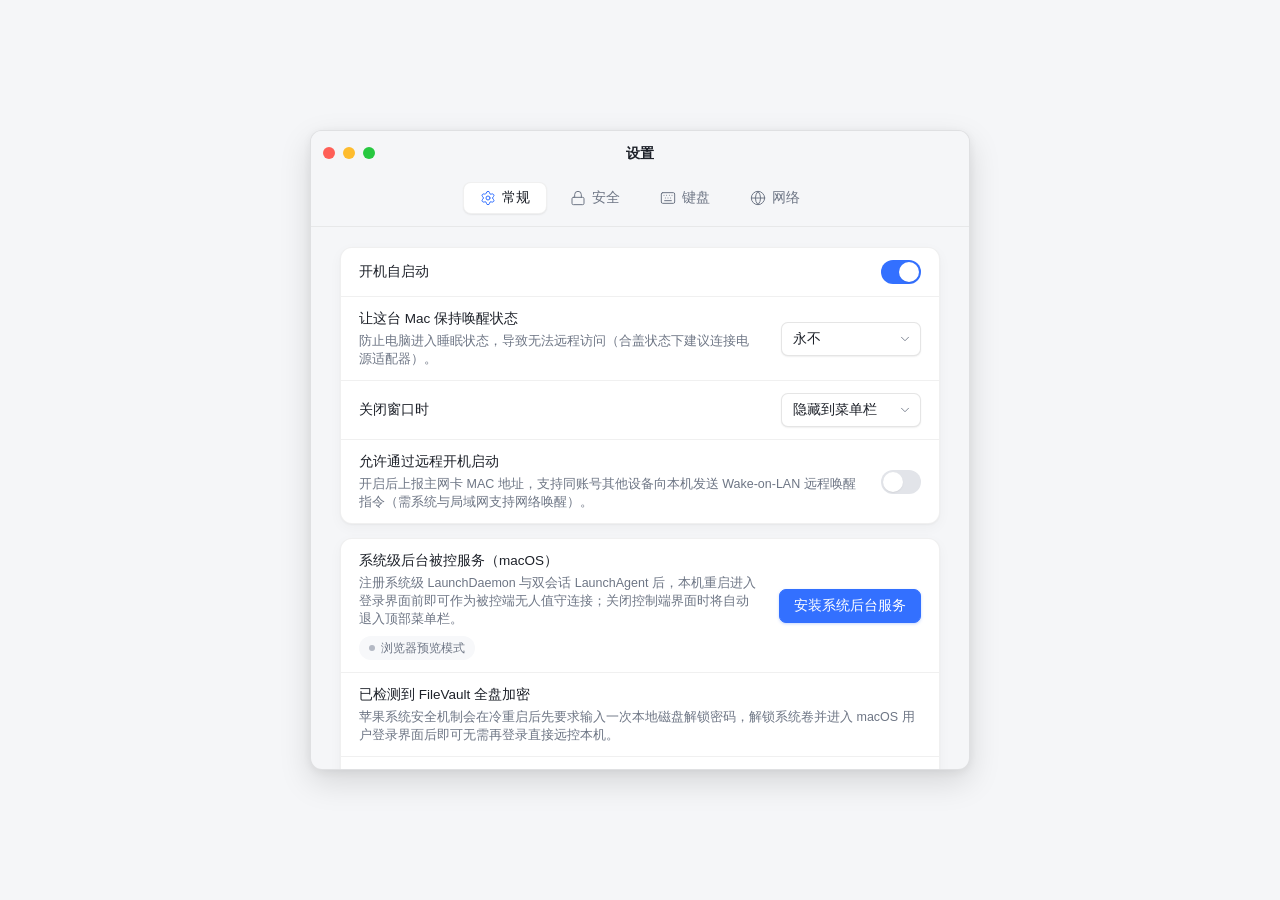
<file: crates/rc-ui/ui/settings.html>
<!DOCTYPE html>
<html lang="zh-CN">
<head>
  <meta charset="UTF-8" />
  <meta name="viewport" content="width=device-width, initial-scale=1.0" />
  <title>设置 — RabbitControl</title>
  <link rel="stylesheet" href="assets/css/tokens.css" />
  <link rel="stylesheet" href="assets/css/base.css" />
  <link rel="stylesheet" href="assets/css/pages/overlay.css" />
  <link rel="stylesheet" href="assets/css/pages/settings.css" />
</head>
<body data-page="settings">
  <!-- Tauri 真窗口：给 body 打 .is-tauri，隐藏自绘交通灯（原生灯已由窗口提供） -->
  <script src="assets/js/tauri-detect.js"></script>
  <!-- W1 设置窗口：660×640 不可调（08 §2 / §6 W1） -->
  <div class="rc-window" id="settings-window">
    <!-- 标题栏：交通灯左 12，标题「设置」居中（§3.6 / §6 W1） -->
    <header class="rc-window__titlebar" data-tauri-drag-region>
      <div class="rc-traffic" aria-hidden="true" data-tauri-drag-region>
        <span class="rc-traffic__dot rc-traffic__dot--close" data-rc-close title="关闭"></span>
        <span class="rc-traffic__dot rc-traffic__dot--min" data-tauri-drag-region></span>
        <span class="rc-traffic__dot rc-traffic__dot--zoom" data-tauri-drag-region></span>
      </div>
      <h1 class="rc-window__title" data-tauri-drag-region>设置</h1>
    </header>

    <!-- TabsTop：区高 88，底部 1px DIVIDER 通栏（§6 W1 / §4） -->
    <div class="rc-tabs" role="tablist" aria-label="设置分类">
      <button type="button" class="rc-tab is-active" role="tab" id="tab-general"
              aria-selected="true" aria-controls="panel-general" tabindex="0"
              data-tab="general" data-icon="settings">常规</button>
      <button type="button" class="rc-tab" role="tab" id="tab-security"
              aria-selected="false" aria-controls="panel-security" tabindex="-1"
              data-tab="security" data-icon="lock">安全</button>
      <button type="button" class="rc-tab" role="tab" id="tab-keyboard"
              aria-selected="false" aria-controls="panel-empty" tabindex="-1"
              data-tab="keyboard" data-icon="keyboard">键盘</button>
      <button type="button" class="rc-tab" role="tab" id="tab-network"
              aria-selected="false" aria-controls="panel-network" tabindex="-1"
              data-tab="network" data-icon="globe">网络</button>
    </div>

    <!-- 内容区：距 tab 分隔线 24，整体宽 600 居中（§3.6 / §6 W1） -->
    <div class="rc-settings">
      <div class="rc-settings__stack" id="panel-general" role="tabpanel"
           aria-labelledby="tab-general">
        <!-- G1 常规 -->
        <section class="rc-group" aria-label="常规">
          <div class="rc-setting-row">
            <div class="rc-setting-row__main">
              <div class="rc-setting-row__title" id="row-autostart">开机自启动</div>
            </div>
            <div class="rc-setting-row__control">
              <label class="rc-switch">
                <input type="checkbox" id="opt-autostart" aria-labelledby="row-autostart" checked />
                <span class="rc-switch__knob"></span>
              </label>
            </div>
          </div>

          <div class="rc-setting-row">
            <div class="rc-setting-row__main">
              <div class="rc-setting-row__title" id="row-awake">让这台 Mac 保持唤醒状态</div>
              <div class="rc-setting-row__desc">防止电脑进入睡眠状态，导致无法远程访问（合盖状态下建议连接电源适配器）。</div>
            </div>
            <div class="rc-setting-row__control">
              <span class="rc-select">
                <select id="opt-awake" aria-labelledby="row-awake">
                  <option value="never" selected>永不</option>
                  <option value="10m">10 分钟</option>
                  <option value="30m">30 分钟</option>
                  <option value="1h">1 小时</option>
                </select>
                <svg class="rc-icon" width="14" height="14" viewBox="0 0 24 24" fill="none" stroke="currentColor" stroke-width="1.5" stroke-linecap="round" stroke-linejoin="round" aria-hidden="true"><path d="m6 9 6 6 6-6"/></svg>
              </span>
            </div>
          </div>

          <div class="rc-setting-row" id="row-close-window-item">
            <div class="rc-setting-row__main">
              <div class="rc-setting-row__title" id="row-close-window">关闭窗口时</div>
              <div class="rc-setting-row__desc" id="desc-close-window" hidden></div>
            </div>
            <div class="rc-setting-row__control">
              <span class="rc-select">
                <select id="opt-close-window" aria-labelledby="row-close-window">
                  <option value="tray" selected>隐藏到菜单栏</option>
                  <option value="quit">退出程序</option>
                </select>
                <svg class="rc-icon" width="14" height="14" viewBox="0 0 24 24" fill="none" stroke="currentColor" stroke-width="1.5" stroke-linecap="round" stroke-linejoin="round" aria-hidden="true"><path d="m6 9 6 6 6-6"/></svg>
              </span>
            </div>
          </div>

          <div class="rc-setting-row">
            <div class="rc-setting-row__main">
              <div class="rc-setting-row__title" id="row-allow-wol">允许通过远程开机启动</div>
              <div class="rc-setting-row__desc">开启后上报主网卡 MAC 地址，支持同账号其他设备向本机发送 Wake-on-LAN 远程唤醒指令（需系统与局域网支持网络唤醒）。</div>
            </div>
            <div class="rc-setting-row__control">
              <label class="rc-switch">
                <input type="checkbox" id="opt-allow-wol" aria-labelledby="row-allow-wol" />
                <span class="rc-switch__knob"></span>
              </label>
            </div>
          </div>
        </section>

        <!-- G1.5 系统级后台被控服务（macOS LoginWindow/Aqua）与整体退出 -->
        <section class="rc-group" aria-label="系统后台服务" id="group-system-service">
          <div class="rc-setting-row">
            <div class="rc-setting-row__main">
              <div class="rc-setting-row__title">系统级后台被控服务（macOS）</div>
              <div class="rc-setting-row__desc">注册系统级 LaunchDaemon 与双会话 LaunchAgent 后，本机重启进入登录界面前即可作为被控端无人值守连接；关闭控制端界面时将自动退入顶部菜单栏。</div>
              <div class="rc-status-badge rc-status-badge--disabled" id="service-status-badge"
                   role="status" aria-live="polite" style="margin-top:8px;">
                <span class="rc-status-badge__dot" id="service-status-dot" aria-hidden="true"></span>
                <span class="rc-status-badge__text" id="service-status-text">检测中…</span>
              </div>
              <div class="rc-setting-row__detail" id="service-status-detail" hidden></div>
            </div>
            <div class="rc-setting-row__control">
              <button type="button" class="rc-btn rc-btn--primary" id="btn-service-install">安装系统后台服务</button>
              <button type="button" class="rc-btn rc-btn--secondary" id="btn-service-uninstall" hidden>卸载后台服务</button>
            </div>
          </div>

          <div class="rc-setting-row rc-setting-row--note" id="service-filevault-note" hidden>
            <div class="rc-setting-row__main">
              <div class="rc-setting-row__title">已检测到 FileVault 全盘加密</div>
              <div class="rc-setting-row__desc">苹果系统安全机制会在冷重启后先要求输入一次本地磁盘解锁密码，解锁系统卷并进入 macOS 用户登录界面后即可无需再登录直接远控本机。</div>
            </div>
          </div>

          <div class="rc-setting-row">
            <div class="rc-setting-row__main">
              <div class="rc-setting-row__title">完全退出 RabbitControl</div>
              <div class="rc-setting-row__desc">停止前台界面以及所有系统后台守护进程与被控监听，本次开机期间不再自动拉起；下次手动打开主程序即自动恢复。</div>
            </div>
            <div class="rc-setting-row__control">
              <button type="button" class="rc-btn rc-btn--secondary" id="btn-quit-all">整体退出</button>
            </div>
          </div>
        </section>

        <!-- G2 -->
        <section class="rc-group" aria-label="文件">
          <div class="rc-setting-row">
            <div class="rc-setting-row__main">
              <div class="rc-setting-row__title" id="row-drag-send">被控时拖拽文件显示发送浮窗</div>
              <div class="rc-setting-row__desc">开启后，可在被控时向主控端发送文件。</div>
            </div>
            <div class="rc-setting-row__control">
              <label class="rc-switch">
                <input type="checkbox" id="opt-drag-send" aria-labelledby="row-drag-send" checked />
                <span class="rc-switch__knob"></span>
              </label>
            </div>
          </div>
        </section>

        <!-- G3 -->
        <section class="rc-group" aria-label="存储路径">
          <div class="rc-setting-row">
            <div class="rc-setting-row__main">
              <div class="rc-setting-row__title">移动设备传输文件存储路径</div>
              <div class="rc-setting-row__path" id="opt-download-path">正在加载…</div>
            </div>
            <div class="rc-setting-row__control">
              <button type="button" class="rc-btn rc-btn--secondary" id="btn-change-download-path">修改路径</button>
              <button type="button" class="rc-btn rc-btn--secondary" id="btn-open-download-path">打开文件夹</button>
            </div>
          </div>
        </section>
      </div>

      <!-- 安全 tab：mTLS 加密连接、免密自控与本机设备证书 -->
      <div class="rc-settings__stack" id="panel-security" role="tabpanel"
           aria-labelledby="tab-security" hidden>
        <section class="rc-group" aria-label="安全连接与自控">
          <div class="rc-setting-row">
            <div class="rc-setting-row__main">
              <div class="rc-setting-row__title" id="row-default-mtls">默认开启加密连接 (mTLS)</div>
              <div class="rc-setting-row__desc">新建远程控制会话时默认启用 mTLS 1.3 双向证书验证与端到端加密。</div>
            </div>
            <div class="rc-setting-row__control">
              <label class="rc-switch">
                <input type="checkbox" id="opt-default-mtls" aria-labelledby="row-default-mtls" checked />
                <span class="rc-switch__knob"></span>
              </label>
            </div>
          </div>

          <div class="rc-setting-row">
            <div class="rc-setting-row__main">
              <div class="rc-setting-row__title" id="row-assist-file-transfer">被远程协助时允许文件互传</div>
              <div class="rc-setting-row__desc">关闭后，他人通过验证码远程协助本机时将禁止浏览目录与收发文件（本人同账号设备免密自控不受影响）。</div>
            </div>
            <div class="rc-setting-row__control">
              <label class="rc-switch">
                <input type="checkbox" id="opt-assist-file-transfer" aria-labelledby="row-assist-file-transfer" checked />
                <span class="rc-switch__knob"></span>
              </label>
            </div>
          </div>

        </section>

        <section class="rc-group" aria-label="本机设备证书">
          <div class="rc-setting-row">
            <div class="rc-setting-row__main">
              <div class="rc-setting-row__title">本机 mTLS 设备证书</div>
              <div class="rc-status-badge rc-status-badge--disabled" id="cert-status-badge"
                   role="status" aria-live="polite">
                <span class="rc-status-badge__dot" aria-hidden="true"></span>
                <span class="rc-status-badge__text" id="cert-status-text">未签发</span>
              </div>
              <div class="rc-setting-row__detail" id="cert-status-detail" hidden></div>
            </div>
            <div class="rc-setting-row__control">
              <button type="button" class="rc-btn rc-btn--secondary" id="btn-cert-renew">立即续签</button>
            </div>
          </div>
        </section>
      </div>

      <!-- 网络 tab：信令与中继服务器配置 -->
      <div class="rc-settings__stack" id="panel-network" role="tabpanel"
           aria-labelledby="tab-network" hidden>
        <!-- G1 信令与中继服务器 -->
        <section class="rc-group" aria-label="信令与中继服务器">
          <div class="rc-setting-row">
            <div class="rc-setting-row__main">
              <div class="rc-setting-row__title" id="row-server-enabled">启用中继服务器</div>
              <div class="rc-setting-row__desc">开启后连接到信令与中继服务器，支持跨网络远程控制。</div>
            </div>
            <div class="rc-setting-row__control">
              <label class="rc-switch">
                <input type="checkbox" id="opt-server-enabled" aria-labelledby="row-server-enabled" />
                <span class="rc-switch__knob"></span>
              </label>
            </div>
          </div>

          <div class="rc-setting-row">
            <div class="rc-setting-row__main">
              <div class="rc-setting-row__title" id="row-server-host">服务器地址</div>
              <div class="rc-setting-row__desc">支持 IP、域名或 host:port 格式。</div>
            </div>
            <div class="rc-setting-row__control">
              <input type="text" class="rc-input rc-input--host" id="opt-server-host"
                     aria-labelledby="row-server-host" placeholder="请输入服务器域名或 IP"
                     autocomplete="off" spellcheck="false" />
            </div>
          </div>

          <div class="rc-setting-row">
            <div class="rc-setting-row__main">
              <div class="rc-setting-row__title" id="row-server-ports">信令端口 / 中继端口</div>
              <div class="rc-setting-row__desc">默认信令端口 21116，中继端口 21117。</div>
            </div>
            <div class="rc-setting-row__control">
              <div class="rc-port-pair" aria-labelledby="row-server-ports">
                <label class="rc-port-field">
                  <span class="rc-port-field__label">信令</span>
                  <input type="text" inputmode="numeric" pattern="[0-9]*"
                         class="rc-input rc-input--port" id="opt-signal-port"
                         aria-label="信令端口" value="21116"
                         autocomplete="off" spellcheck="false" />
                </label>
                <span class="rc-port-sep" aria-hidden="true">/</span>
                <label class="rc-port-field">
                  <span class="rc-port-field__label">中继</span>
                  <input type="text" inputmode="numeric" pattern="[0-9]*"
                         class="rc-input rc-input--port" id="opt-relay-port"
                         aria-label="中继端口" value="21117"
                         autocomplete="off" spellcheck="false" />
                </label>
              </div>
            </div>
          </div>

          <div class="rc-setting-row">
            <div class="rc-setting-row__main">
              <div class="rc-setting-row__title">连接状态</div>
              <div class="rc-status-badge rc-status-badge--disabled" id="server-status-badge"
                   role="status" aria-live="polite">
                <span class="rc-status-badge__dot" id="server-status-dot" aria-hidden="true"></span>
                <span class="rc-status-badge__text" id="server-status-text">未配置</span>
              </div>
              <div class="rc-setting-row__detail" id="server-status-detail" hidden></div>
            </div>
            <div class="rc-setting-row__control">
              <button type="button" class="rc-btn rc-btn--secondary" id="btn-server-test">测试连通性</button>
              <button type="button" class="rc-btn rc-btn--primary" id="btn-server-save">保存配置</button>
            </div>
          </div>
        </section>

        <!-- G1.5 UPnP / NAT-PMP 端口映射 -->
        <section class="rc-group" aria-label="UPnP / NAT-PMP 端口映射">
          <div class="rc-setting-row">
            <div class="rc-setting-row__main">
              <div class="rc-setting-row__title" id="row-upnp-enabled">UPnP / NAT-PMP 端口映射</div>
              <div class="rc-setting-row__desc">自动向路由器申请公网 UDP 端口映射，提升跨网 P2P 直连成功率。</div>
              <div class="rc-status-badge rc-status-badge--disabled" id="upnp-status-badge"
                   role="status" aria-live="polite">
                <span class="rc-status-badge__dot" id="upnp-status-dot" aria-hidden="true"></span>
                <span class="rc-status-badge__text" id="upnp-status-text">未开启</span>
              </div>
              <div class="rc-setting-row__detail" id="upnp-status-detail" hidden></div>
            </div>
            <div class="rc-setting-row__control">
              <label class="rc-switch">
                <input type="checkbox" id="opt-upnp-enabled" aria-labelledby="row-upnp-enabled" />
                <span class="rc-switch__knob"></span>
              </label>
            </div>
          </div>
        </section>

        <!-- G1.6 网络代理设置（Issue #5） -->
        <section class="rc-group" aria-label="代理设置" id="group-proxy">
          <div class="rc-setting-row">
            <div class="rc-setting-row__main">
              <div class="rc-setting-row__title" id="row-proxy-mode">代理设置</div>
              <div class="rc-setting-row__desc">配置信令、认证、中继与更新请求的出站网络代理（保存后立即生效并自动重连信令）。</div>
            </div>
            <div class="rc-setting-row__control">
              <span class="rc-select">
                <select id="opt-proxy-mode" aria-labelledby="row-proxy-mode">
                  <option value="none" selected>不使用代理</option>
                  <option value="system">系统代理</option>
                  <option value="manual">手动设置</option>
                </select>
                <svg class="rc-icon" width="14" height="14" viewBox="0 0 24 24" fill="none" stroke="currentColor" stroke-width="1.5" stroke-linecap="round" stroke-linejoin="round" aria-hidden="true"><path d="m6 9 6 6 6-6"/></svg>
              </span>
            </div>
          </div>

          <div class="rc-proxy-manual" id="proxy-manual-fields" hidden>
            <div class="rc-setting-row">
              <div class="rc-setting-row__main">
                <div class="rc-setting-row__title" id="row-proxy-protocol">代理协议</div>
                <div class="rc-setting-row__desc">支持 SOCKS5 与 HTTP CONNECT 代理隧道。</div>
              </div>
              <div class="rc-setting-row__control">
                <span class="rc-select">
                  <select id="opt-proxy-protocol" aria-labelledby="row-proxy-protocol">
                    <option value="socks5" selected>SOCKS5</option>
                    <option value="http">HTTP</option>
                  </select>
                  <svg class="rc-icon" width="14" height="14" viewBox="0 0 24 24" fill="none" stroke="currentColor" stroke-width="1.5" stroke-linecap="round" stroke-linejoin="round" aria-hidden="true"><path d="m6 9 6 6 6-6"/></svg>
                </span>
              </div>
            </div>

            <div class="rc-setting-row">
              <div class="rc-setting-row__main">
                <div class="rc-setting-row__title" id="row-proxy-endpoint">代理地址与端口</div>
                <div class="rc-setting-row__desc">填写代理服务器主机名或 IP 以及端口（1–65535）。</div>
              </div>
              <div class="rc-setting-row__control">
                <div class="rc-proxy-addr-pair" aria-labelledby="row-proxy-endpoint">
                  <input type="text" class="rc-input rc-input--proxy-host" id="opt-proxy-host"
                         aria-label="代理地址" placeholder="127.0.0.1 或 proxy.corp"
                         autocomplete="off" spellcheck="false" />
                  <span class="rc-port-sep" aria-hidden="true">:</span>
                  <input type="text" inputmode="numeric" pattern="[0-9]*"
                         class="rc-input rc-input--port" id="opt-proxy-port"
                         aria-label="代理端口" placeholder="1080"
                         autocomplete="off" spellcheck="false" />
                </div>
              </div>
            </div>

            <div class="rc-setting-row">
              <div class="rc-setting-row__main">
                <div class="rc-setting-row__title" id="row-proxy-auth">认证凭据（可选）</div>
                <div class="rc-setting-row__desc">若代理无需认证可留空；已保存的密码仅用于出站鉴权，不会明文回显。</div>
              </div>
              <div class="rc-setting-row__control">
                <div class="rc-proxy-addr-pair" aria-labelledby="row-proxy-auth">
                  <input type="text" class="rc-input rc-input--cred" id="opt-proxy-username"
                         aria-label="代理用户名" placeholder="用户名（可选）"
                         autocomplete="off" spellcheck="false" />
                  <input type="password" class="rc-input rc-input--cred" id="opt-proxy-password"
                         aria-label="代理密码" placeholder="密码（可选）"
                         autocomplete="new-password" />
                </div>
              </div>
            </div>
          </div>

          <div class="rc-setting-row">
            <div class="rc-setting-row__main">
              <div class="rc-setting-row__desc" id="proxy-status-detail">当前不使用代理（直连模式）。</div>
            </div>
            <div class="rc-setting-row__control">
              <button type="button" class="rc-btn rc-btn--secondary" id="btn-proxy-clear-password" hidden>清除已存密码</button>
              <button type="button" class="rc-btn rc-btn--primary" id="btn-proxy-save">保存代理</button>
            </div>
          </div>
        </section>

        <!-- G2 自动更新镜像加速 -->
        <section class="rc-group" aria-label="自动更新下载镜像">
          <div class="rc-setting-row">
            <div class="rc-setting-row__main">
              <div class="rc-setting-row__title" id="row-update-mirror">更新镜像加速前缀</div>
              <div class="rc-setting-row__desc">可选填 HTTPS 镜像前缀（如 https://gh-proxy.com/），留空则直连 GitHub Releases；弱网时远程更新支持控制端中转推送。</div>
            </div>
            <div class="rc-setting-row__control">
              <input type="text" class="rc-input rc-input--host" id="opt-update-mirror"
                     aria-labelledby="row-update-mirror" placeholder="留空直连 GitHub"
                     autocomplete="off" spellcheck="false" />
              <button type="button" class="rc-btn rc-btn--secondary" id="btn-update-mirror-save">保存镜像</button>
            </div>
          </div>
        </section>

        <!-- G3 说明 -->
        <section class="rc-group" aria-label="说明">
          <div class="rc-setting-row rc-setting-row--note">
            <div class="rc-setting-row__main">
              <div class="rc-setting-row__title">说明</div>
              <div class="rc-setting-row__desc">配置并启用信令与中继服务器后，本机将自动获取永久 9 位设备码，用于跨网络远程控制（优先 P2P 直连，自动回退 TCP 中继）。</div>
            </div>
          </div>
        </section>
      </div>

      <!-- 非「常规 / 网络」tab 的居中灰字空态（§6 W1） -->
      <div class="rc-empty" id="panel-empty" role="tabpanel" aria-label="暂无配置" hidden>
        暂无可配置项
      </div>
    </div>
  </div>

  <script src="assets/js/bridge.js"></script>
  <script src="assets/js/error-display.js"></script>
  <script src="assets/js/overlay.js"></script>
  <script>
    (function () {
      "use strict";

      var RCO = window.RCOverlay;
      var Bridge = window.RCBridge;
      var IS_TAURI = Boolean(Bridge && Bridge.isTauri);
      var win = document.getElementById("settings-window");

      /* Toast 落点在窗口内（距窗口底缘 24，§3.6） */
      if (RCO) RCO.toastHost = win;

      function toast(text) {
        if (RCO && typeof RCO.toast === "function") RCO.toast(text);
      }

      /* tabs 图标（Lucide 内联，size 16） */
      Array.prototype.forEach.call(document.querySelectorAll(".rc-tab[data-icon]"), function (tab) {
        if (!RCO) return;
        tab.insertAdjacentHTML("afterbegin", RCO.icon(tab.getAttribute("data-icon"), 16));
      });

      /* ── Tab 切换（§7：常规 / 安全 / 网络有内容，键盘为空态）──── */
      var tabs = Array.prototype.slice.call(document.querySelectorAll(".rc-tab"));
      var panels = {
        general: document.getElementById("panel-general"),
        security: document.getElementById("panel-security"),
        network: document.getElementById("panel-network")
      };
      var panelEmpty = document.getElementById("panel-empty");

      function activateTab(target) {
        var key = target.getAttribute("data-tab");
        tabs.forEach(function (tab) {
          var active = tab === target;
          tab.classList.toggle("is-active", active);
          tab.setAttribute("aria-selected", active ? "true" : "false");
          tab.tabIndex = active ? 0 : -1;
        });
        Object.keys(panels).forEach(function (panelKey) {
          if (panels[panelKey]) panels[panelKey].hidden = panelKey !== key;
        });
        panelEmpty.hidden = Boolean(panels[key]);
        if (key === "network" && typeof refreshUpnpStatus === "function") {
          refreshUpnpStatus();
        }
      }

      tabs.forEach(function (tab, i) {
        tab.addEventListener("click", function () {
          activateTab(tab);
        });
        tab.addEventListener("keydown", function (e) {
          var next = i;
          if (e.key === "ArrowRight") next = (i + 1) % tabs.length;
          else if (e.key === "ArrowLeft") next = (i - 1 + tabs.length) % tabs.length;
          else if (e.key === "Home") next = 0;
          else if (e.key === "End") next = tabs.length - 1;
          else return;
          e.preventDefault();
          activateTab(tabs[next]);
          tabs[next].focus();
        });
      });

      /* 支持 #network / #security 直达对应设置 tab */
      var initHash = (window.location.hash || "").replace(/^#/, "");
      if (initHash === "network") {
        var networkTab = document.getElementById("tab-network");
        if (networkTab) activateTab(networkTab);
      } else if (initHash === "security") {
        var securityTab = document.getElementById("tab-security");
        if (securityTab) activateTab(securityTab);
      }

      /* ── 本地持久化（§8.4 W1 设置 → localStorage）────────────── */
      var STORE_KEY = "rc.settings.v1";
      var SWITCHES = ["opt-autostart", "opt-drag-send"];
      var SELECTS = ["opt-awake", "opt-close-window"];

      function load() {
        var saved = null;
        try {
          saved = JSON.parse(window.localStorage.getItem(STORE_KEY) || "null");
        } catch (err) {
          saved = null;
        }
        if (!saved) return;
        SWITCHES.forEach(function (id) {
          if (typeof saved[id] === "boolean") document.getElementById(id).checked = saved[id];
        });
        SELECTS.forEach(function (id) {
          if (typeof saved[id] === "string") document.getElementById(id).value = saved[id];
        });
      }

      function save() {
        var data = {};
        SWITCHES.forEach(function (id) {
          data[id] = document.getElementById(id).checked;
        });
        SELECTS.forEach(function (id) {
          data[id] = document.getElementById(id).value;
        });
        try {
          window.localStorage.setItem(STORE_KEY, JSON.stringify(data));
        } catch (err) {
          /* 隐私模式 / file:// 下不可写：静默降级，不影响交互 */
        }
      }

      load();

      SWITCHES.forEach(function (id) {
        document.getElementById(id).addEventListener("change", save);
      });
      SELECTS.forEach(function (id) {
        document.getElementById(id).addEventListener("change", save);
      });

      /* ── 常规：关闭窗口行为、远程开机与文件传输存储路径（Tauri 持久化 prefs.json）+ 系统后台服务托管 ── */
      var optCloseWindow = document.getElementById("opt-close-window");
      var optAllowWol = document.getElementById("opt-allow-wol");
      var optDownloadPath = document.getElementById("opt-download-path");
      var btnChangeDownloadPath = document.getElementById("btn-change-download-path");
      var btnOpenDownloadPath = document.getElementById("btn-open-download-path");
      var rowCloseWindowItem = document.getElementById("row-close-window-item");
      var descCloseWindow = document.getElementById("desc-close-window");
      var groupSystemService = document.getElementById("group-system-service");
      var serviceProxyLocked = false;
      var loadedCloseToTray = null;
      var pickingDownloadPath = false;

      function applyDownloadPathText(path) {
        if (!optDownloadPath) return;
        var text = typeof path === "string" && path.trim() ? path.trim() : "未配置";
        optDownloadPath.textContent = text;
        optDownloadPath.title = text;
      }

      function syncCloseWindowAvailability(rep) {
        var unsupported = Boolean(rep && rep.supported === false);
        if (rowCloseWindowItem) rowCloseWindowItem.hidden = unsupported;
        if (groupSystemService) groupSystemService.hidden = unsupported;
        serviceProxyLocked = Boolean(
          rep && rep.supported !== false && (rep.proxyActive || (rep.installed && !rep.manualStopped))
        );
        if (optCloseWindow) {
          if (serviceProxyLocked) {
            optCloseWindow.value = "tray";
            optCloseWindow.disabled = true;
          } else {
            optCloseWindow.disabled = false;
            if (typeof loadedCloseToTray === "boolean") {
              optCloseWindow.value = loadedCloseToTray ? "tray" : "quit";
            }
          }
        }
        if (descCloseWindow) {
          descCloseWindow.hidden = !serviceProxyLocked;
          if (serviceProxyLocked) {
            descCloseWindow.textContent =
              "已启用系统级后台被控服务，关闭主窗口固定隐藏到顶部菜单栏；如需完全停止请使用「整体退出」。";
          }
        }
      }

      if (IS_TAURI && typeof Bridge.getGeneralPrefs === "function") {
        Bridge.getGeneralPrefs()
          .then(function (gp) {
            if (gp && optCloseWindow && typeof gp.closeToTray === "boolean") {
              loadedCloseToTray = gp.closeToTray;
              if (!serviceProxyLocked) {
                optCloseWindow.value = gp.closeToTray ? "tray" : "quit";
                save();
              }
            }
            if (gp && typeof gp.fileTransferDir === "string") {
              applyDownloadPathText(gp.fileTransferDir);
            }
            if (gp && optAllowWol && typeof gp.allowWol === "boolean") {
              optAllowWol.checked = gp.allowWol;
            }
          })
          .catch(function () {
            applyDownloadPathText("读取失败");
          });
        if (optAllowWol) {
          optAllowWol.addEventListener("change", function () {
            if (typeof Bridge.saveGeneralPrefs !== "function") return;
            var desired = Boolean(optAllowWol.checked);
            optAllowWol.disabled = true;
            Bridge.saveGeneralPrefs({ allowWol: desired })
              .then(function (saved) {
                if (saved && typeof saved.allowWol === "boolean") {
                  optAllowWol.checked = saved.allowWol;
                }
                toast(desired ? "已开启允许通过远程开机启动" : "已关闭远程开机启动");
              })
              .catch(function (err) {
                optAllowWol.checked = !desired;
                toast("保存远程开机设置失败：" + String(err));
              })
              .then(function () {
                optAllowWol.disabled = false;
              });
          });
        }
        if (optCloseWindow) {
          optCloseWindow.addEventListener("change", function () {
            if (serviceProxyLocked) {
              optCloseWindow.value = "tray";
              return;
            }
            if (typeof Bridge.saveGeneralPrefs !== "function") return;
            var closeToTray = optCloseWindow.value !== "quit";
            Bridge.saveGeneralPrefs({ closeToTray: closeToTray })
              .then(function () {
                loadedCloseToTray = closeToTray;
                toast(closeToTray ? "关闭主窗口时将隐藏到顶部菜单栏" : "关闭主窗口时将退出主程序");
              })
              .catch(function (err) {
                toast("保存窗口行为失败：" + String(err));
              });
          });
        }
      } else {
        applyDownloadPathText("~/Library/Application Support/RabbitControl/Download");
      }

      if (btnChangeDownloadPath) {
        btnChangeDownloadPath.addEventListener("click", function () {
          if (pickingDownloadPath) return;
          if (
            !IS_TAURI ||
            typeof Bridge.pickTransferStorageDir !== "function" ||
            typeof Bridge.saveGeneralPrefs !== "function"
          ) {
            toast("浏览器预览模式，请在桌面端修改存储路径");
            return;
          }
          pickingDownloadPath = true;
          btnChangeDownloadPath.disabled = true;
          Bridge.pickTransferStorageDir()
            .then(function (picked) {
              if (typeof picked !== "string" || !picked.trim()) {
                return null;
              }
              return Bridge.saveGeneralPrefs({ fileTransferDir: picked }).then(function (saved) {
                applyDownloadPathText((saved && saved.fileTransferDir) || picked);
                toast("已更新传输文件存储路径");
              });
            })
            .catch(function (err) {
              toast("修改存储路径失败：" + String(err));
            })
            .then(function () {
              pickingDownloadPath = false;
              btnChangeDownloadPath.disabled = false;
            });
        });
      }

      if (btnOpenDownloadPath) {
        btnOpenDownloadPath.addEventListener("click", function () {
          if (!IS_TAURI || typeof Bridge.openTransferStorageDir !== "function") {
            toast("浏览器预览模式，请在桌面端打开文件夹");
            return;
          }
          Bridge.openTransferStorageDir().catch(function (err) {
            toast("打开文件夹失败：" + String(err));
          });
        });
      }

      var serviceBadge = document.getElementById("service-status-badge");
      var serviceText = document.getElementById("service-status-text");
      var serviceDetail = document.getElementById("service-status-detail");
      var serviceFvNote = document.getElementById("service-filevault-note");
      var btnServiceInstall = document.getElementById("btn-service-install");
      var btnServiceUninstall = document.getElementById("btn-service-uninstall");
      var btnQuitAll = document.getElementById("btn-quit-all");

      function setServiceBusy(busy) {
        if (btnServiceInstall) btnServiceInstall.disabled = busy;
        if (btnServiceUninstall) btnServiceUninstall.disabled = busy;
      }

      function applyServiceStatus(rep) {
        syncCloseWindowAvailability(rep);
        if (!serviceBadge || !serviceText || !serviceDetail) return;
        serviceBadge.classList.remove(
          "rc-status-badge--disabled",
          "rc-status-badge--connected",
          "rc-status-badge--error"
        );
        if (!rep) {
          serviceBadge.classList.add("rc-status-badge--disabled");
          serviceText.textContent = IS_TAURI ? "独立托管模式（未安装系统服务）" : "浏览器预览模式";
          serviceDetail.hidden = true;
          return;
        }
        if (serviceFvNote) {
          serviceFvNote.hidden = !Boolean(rep.filevaultEnabled);
        }
        if (!rep.supported) {
          serviceBadge.classList.add("rc-status-badge--disabled");
          serviceText.textContent = "当前平台不支持系统服务安装";
          serviceDetail.textContent = rep.message || "";
          serviceDetail.hidden = !rep.message;
          if (btnServiceInstall) btnServiceInstall.hidden = true;
          if (btnServiceUninstall) btnServiceUninstall.hidden = true;
          return;
        }
        if (rep.installed && rep.daemonRunning && rep.agentRunning) {
          serviceBadge.classList.add("rc-status-badge--connected");
          var sessLabel = rep.sessionType === "login_window"
            ? "LoginWindow 登录前"
            : rep.sessionType === "aqua"
              ? "Aqua 桌面"
              : "后台";
          serviceText.textContent = "系统服务运行中（" + sessLabel + "）";
          if (btnServiceInstall) {
            btnServiceInstall.hidden = false;
            btnServiceInstall.textContent = "重新安装服务";
          }
          if (btnServiceUninstall) btnServiceUninstall.hidden = false;
        } else if (rep.installed && rep.manualStopped) {
          serviceBadge.classList.add("rc-status-badge--disabled");
          serviceText.textContent = "已安装系统服务（当前已整体退出暂停）";
          if (btnServiceInstall) {
            btnServiceInstall.hidden = false;
            btnServiceInstall.textContent = "重新启动/安装";
          }
          if (btnServiceUninstall) btnServiceUninstall.hidden = false;
        } else if (rep.installed) {
          serviceBadge.classList.add("rc-status-badge--error");
          serviceText.textContent = "已安装系统服务（后台进程未响应）";
          if (btnServiceInstall) {
            btnServiceInstall.hidden = false;
            btnServiceInstall.textContent = "修复并重载服务";
          }
          if (btnServiceUninstall) btnServiceUninstall.hidden = false;
        } else {
          serviceBadge.classList.add("rc-status-badge--disabled");
          serviceText.textContent = "未安装（当前为独立托管模式）";
          if (btnServiceInstall) {
            btnServiceInstall.hidden = false;
            btnServiceInstall.textContent = "安装系统后台服务";
          }
          if (btnServiceUninstall) btnServiceUninstall.hidden = true;
        }
        var details = [];
        if (rep.appBundlePath) details.push("应用路径: " + rep.appBundlePath);
        if (rep.message) details.push(rep.message);
        serviceDetail.textContent = details.join(" · ");
        serviceDetail.hidden = details.length === 0;
      }

      if (IS_TAURI && typeof Bridge.getServiceStatus === "function") {
        Bridge.getServiceStatus().then(applyServiceStatus).catch(function () {
          applyServiceStatus(null);
        });
        if (typeof Bridge.onServiceStatus === "function") {
          Bridge.onServiceStatus(function (rep) {
            if (rep && typeof rep === "object") applyServiceStatus(rep);
          });
        }
      } else {
        applyServiceStatus(null);
      }

      if (btnServiceInstall) {
        btnServiceInstall.addEventListener("click", function () {
          if (!IS_TAURI || typeof Bridge.installSystemService !== "function") {
            toast("请打包并在 macOS RabbitControl.app 中使用此功能");
            return;
          }
          setServiceBusy(true);
          Bridge.installSystemService()
            .then(function (rep) {
              applyServiceStatus(rep);
              toast("已安装并启动系统级后台服务");
            })
            .catch(function (err) {
              toast(String(err));
            })
            .then(function () {
              setServiceBusy(false);
            });
        });
      }

      if (btnServiceUninstall) {
        btnServiceUninstall.addEventListener("click", function () {
          if (!IS_TAURI || typeof Bridge.uninstallSystemService !== "function") return;
          setServiceBusy(true);
          Bridge.uninstallSystemService()
            .then(function (rep) {
              applyServiceStatus(rep);
              toast("已卸载系统后台服务并切回独立托管模式");
            })
            .catch(function (err) {
              toast(String(err));
            })
            .then(function () {
              setServiceBusy(false);
            });
        });
      }

      if (btnQuitAll) {
        btnQuitAll.addEventListener("click", function () {
          if (!IS_TAURI || typeof Bridge.quitAppCompletely !== "function") {
            window.close();
            return;
          }
          Bridge.quitAppCompletely().catch(function (err) {
            toast("整体退出失败：" + String(err));
          });
        });
      }

      /* ── 安全设置：mTLS 默认开关、远程协助文件互传门控与设备证书状态 ────── */
      var SEC_STORE_KEY = "rc.settings.security.v1";
      var optDefaultMtls = document.getElementById("opt-default-mtls");
      var optAssistFileTransfer = document.getElementById("opt-assist-file-transfer");
      var certStatusBadge = document.getElementById("cert-status-badge");
      var certStatusText = document.getElementById("cert-status-text");
      var certStatusDetail = document.getElementById("cert-status-detail");
      var btnCertRenew = document.getElementById("btn-cert-renew");

      function formatExpiryUnix(sec) {
        var n = Number(sec);
        if (!isFinite(n) || n <= 0) return "--";
        try {
          return new Date(n * 1000).toLocaleString("zh-CN", { hour12: false });
        } catch (err) {
          return String(n);
        }
      }

      function applyCertStatus(cert) {
        if (!certStatusBadge || !certStatusText || !certStatusDetail) return;
        certStatusBadge.classList.remove(
          "rc-status-badge--disabled",
          "rc-status-badge--connected",
          "rc-status-badge--error"
        );
        if (cert && cert.issued && (!cert.expiresAtUnixSec || cert.expiresAtUnixSec * 1000 > Date.now())) {
          certStatusBadge.classList.add("rc-status-badge--connected");
          certStatusText.textContent = "mTLS 设备证书有效";
          var parts = [];
          if (cert.serialHex) parts.push("序列号 " + String(cert.serialHex).slice(0, 12) + "…");
          if (cert.expiresAtUnixSec) parts.push("有效期至 " + formatExpiryUnix(cert.expiresAtUnixSec));
          certStatusDetail.textContent = parts.join(" · ");
          certStatusDetail.hidden = parts.length === 0;
        } else if (cert && cert.issued && cert.expiresAtUnixSec && cert.expiresAtUnixSec * 1000 <= Date.now()) {
          certStatusBadge.classList.add("rc-status-badge--error");
          certStatusText.textContent = "mTLS 设备证书已过期";
          certStatusDetail.textContent = "请点击右侧立即续签设备证书";
          certStatusDetail.hidden = false;
        } else {
          certStatusBadge.classList.add("rc-status-badge--disabled");
          certStatusText.textContent = IS_TAURI ? "未签发（请先登录）" : "预览模式（已就绪）";
          certStatusDetail.textContent = "";
          certStatusDetail.hidden = true;
        }
      }

      function applySecurityPrefs(snap) {
        if (!snap) return;
        if (optDefaultMtls && typeof snap.defaultEncryptConnection === "boolean") {
          optDefaultMtls.checked = snap.defaultEncryptConnection;
        }
        if (optAssistFileTransfer) {
          if (typeof snap.allowAssistFileTransfer === "boolean") {
            optAssistFileTransfer.checked = snap.allowAssistFileTransfer;
          } else if (typeof snap.allow_assist_file_transfer === "boolean") {
            optAssistFileTransfer.checked = snap.allow_assist_file_transfer;
          }
        }
        applyCertStatus(snap.certStatus);
      }

      function loadLocalSecurityPrefs() {
        var saved = null;
        try {
          saved = JSON.parse(window.localStorage.getItem(SEC_STORE_KEY) || "null");
        } catch (err) {
          saved = null;
        }
        applySecurityPrefs({
          defaultEncryptConnection: saved && typeof saved.defaultEncryptConnection === "boolean"
            ? saved.defaultEncryptConnection : true,
          allowAssistFileTransfer: saved && typeof saved.allowAssistFileTransfer === "boolean"
            ? saved.allowAssistFileTransfer : true,
          certStatus: { issued: false }
        });
      }

      function saveSecurityPatch(patch) {
        if (!IS_TAURI || typeof Bridge.saveSecurityPrefs !== "function") {
          try {
            window.localStorage.setItem(SEC_STORE_KEY, JSON.stringify({
              defaultEncryptConnection: Boolean(optDefaultMtls && optDefaultMtls.checked),
              allowAssistFileTransfer: Boolean(optAssistFileTransfer && optAssistFileTransfer.checked)
            }));
          } catch (err) { /* ignore */ }
          toast("已更新安全偏好");
          return;
        }
        Bridge.saveSecurityPrefs(patch)
          .then(function (snap) {
            applySecurityPrefs(snap);
            toast("已保存安全设置");
          })
          .catch(function (err) {
            if (optDefaultMtls && typeof patch.defaultEncryptConnection === "boolean") {
              optDefaultMtls.checked = !patch.defaultEncryptConnection;
            }
            if (optAssistFileTransfer && typeof patch.allowAssistFileTransfer === "boolean") {
              optAssistFileTransfer.checked = !patch.allowAssistFileTransfer;
            }
            var errMsg = window.RCErrorDisplay
              ? window.RCErrorDisplay.formatSummary(err, String(err))
              : String(err);
            toast("保存安全设置失败：" + errMsg);
          });
      }

      if (IS_TAURI && typeof Bridge.getSecurityPrefs === "function") {
        Bridge.getSecurityPrefs()
          .then(applySecurityPrefs)
          .catch(function () {
            applyCertStatus({ issued: false });
          });
        if (typeof Bridge.onGateStatus === "function") {
          Bridge.onGateStatus(function (snap) {
            applyCertStatus(snap && snap.certStatus ? snap.certStatus : { issued: false });
          });
        }
      } else {
        loadLocalSecurityPrefs();
      }

      if (optDefaultMtls) {
        optDefaultMtls.addEventListener("change", function () {
          saveSecurityPatch({ defaultEncryptConnection: Boolean(optDefaultMtls.checked) });
        });
      }
      if (optAssistFileTransfer) {
        optAssistFileTransfer.addEventListener("change", function () {
          saveSecurityPatch({ allowAssistFileTransfer: Boolean(optAssistFileTransfer.checked) });
        });
      }
      if (btnCertRenew) {
        btnCertRenew.addEventListener("click", function () {
          if (!IS_TAURI || typeof Bridge.renewDeviceCert !== "function") {
            toast("浏览器预览模式，请在桌面端续签设备证书");
            return;
          }
          btnCertRenew.disabled = true;
          btnCertRenew.textContent = "续签中…";
          Bridge.renewDeviceCert()
            .then(function (cert) {
              applyCertStatus(cert);
              toast("设备证书续签成功");
            })
            .catch(function (err) {
              toast("续签设备证书失败：" + String(err));
            })
            .then(function () {
              btnCertRenew.disabled = false;
              btnCertRenew.textContent = "立即续签";
            });
        });
      }

      /* ── 网络设置：信令与中继服务器 ──────────────────────────── */
      var NET_STORE_KEY = "rc.settings.network.v1";
      var DEFAULT_SIGNAL_PORT = 21116;
      var DEFAULT_RELAY_PORT = 21117;

      var optServerEnabled = document.getElementById("opt-server-enabled");
      var optServerHost = document.getElementById("opt-server-host");
      var optSignalPort = document.getElementById("opt-signal-port");
      var optRelayPort = document.getElementById("opt-relay-port");
      var serverStatusBadge = document.getElementById("server-status-badge");
      var serverStatusText = document.getElementById("server-status-text");
      var serverStatusDetail = document.getElementById("server-status-detail");
      var btnServerTest = document.getElementById("btn-server-test");
      var btnServerSave = document.getElementById("btn-server-save");
      var networkBusy = false;
      var lastServerRev = -1;
      var lastFieldSyncRev = -1;
      var detailSource = "status";

      function setNetworkBusy(busy) {
        networkBusy = Boolean(busy);
        btnServerTest.disabled = networkBusy;
        btnServerSave.disabled = networkBusy;
      }

      function syncSaveButtonLabel() {
        btnServerSave.textContent = optServerEnabled.checked ? "保存并连接" : "保存配置";
      }

      function setStatusDetail(text, variant, source) {
        var msg = text ? String(text).trim() : "";
        detailSource = source || "status";
        serverStatusDetail.classList.remove(
          "rc-setting-row__detail--error",
          "rc-setting-row__detail--ok"
        );
        if (!msg) {
          serverStatusDetail.textContent = "";
          serverStatusDetail.title = "";
          serverStatusDetail.hidden = true;
          return;
        }
        if (variant === "error") {
          serverStatusDetail.classList.add("rc-setting-row__detail--error");
        } else if (variant === "ok") {
          serverStatusDetail.classList.add("rc-setting-row__detail--ok");
        }
        serverStatusDetail.textContent = msg;
        serverStatusDetail.title = msg;
        serverStatusDetail.hidden = false;
      }

      function parsePortInput(input, fallback) {
        if (input && input.validity && input.validity.badInput) return null;
        var raw = String((input && input.value) || "").trim();
        if (!raw) return fallback;
        if (!/^\d+$/.test(raw)) return null;
        var num = Number(raw);
        if (!Number.isInteger(num) || num < 1 || num > 65535) return null;
        return num;
      }

      function applyServerStatus(snap, syncFields) {
        if (!snap) return;
        var rev = typeof snap.revision === "number" ? snap.revision : -1;
        if (syncFields && (rev <= 0 || rev >= lastFieldSyncRev)) {
          if (rev > lastFieldSyncRev) {
            lastFieldSyncRev = rev;
          }
          optServerEnabled.checked = Boolean(snap.enabled);
          optServerHost.value = typeof snap.serverHost === "string" ? snap.serverHost : "";
          optSignalPort.value = String(snap.signalPort || DEFAULT_SIGNAL_PORT);
          optRelayPort.value = String(snap.relayPort || DEFAULT_RELAY_PORT);
          syncSaveButtonLabel();
        }
        if (rev > 0 && rev < lastServerRev) {
          return;
        }
        if (rev > lastServerRev) {
          lastServerRev = rev;
        }

        var st = snap.state || "disabled";
        serverStatusBadge.classList.remove(
          "rc-status-badge--disabled",
          "rc-status-badge--connecting",
          "rc-status-badge--connected",
          "rc-status-badge--error"
        );

        var label = "未配置";
        var badgeTitle = "";
        if (st === "connected") {
          serverStatusBadge.classList.add("rc-status-badge--connected");
          var code = snap.deviceIdFormatted || snap.deviceId || "";
          label = code ? "已连接 · 设备码 " + code : "已连接";
          if (detailSource === "status") setStatusDetail("", null, "status");
        } else if (st === "connecting") {
          serverStatusBadge.classList.add("rc-status-badge--connecting");
          label = "连接中…";
          if (detailSource === "status") setStatusDetail("", null, "status");
        } else if (st === "error") {
          serverStatusBadge.classList.add("rc-status-badge--error");
          var errMsg = snap.errorMessage || "未知错误";
          label = "连接失败";
          badgeTitle = "连接失败：" + errMsg;
          setStatusDetail(errMsg, "error", "status");
        } else {
          serverStatusBadge.classList.add("rc-status-badge--disabled");
          var hasHost = Boolean(snap.serverHost && String(snap.serverHost).trim());
          label = snap.enabled ? "未连接" : (hasHost ? "已停用" : "未配置");
          if (detailSource === "status") setStatusDetail("", null, "status");
        }

        serverStatusText.textContent = label;
        serverStatusBadge.title = badgeTitle || label;
      }

      function loadLocalNetworkConfig() {
        var saved = null;
        try {
          saved = JSON.parse(window.localStorage.getItem(NET_STORE_KEY) || "null");
        } catch (err) {
          saved = null;
        }
        if (!saved) {
          applyServerStatus({
            enabled: false,
            serverHost: "",
            signalPort: DEFAULT_SIGNAL_PORT,
            relayPort: DEFAULT_RELAY_PORT,
            state: "disabled"
          }, true);
          return;
        }
        applyServerStatus({
          enabled: Boolean(saved.enabled),
          serverHost: typeof saved.serverHost === "string" ? saved.serverHost : "",
          signalPort: Number(saved.signalPort) || DEFAULT_SIGNAL_PORT,
          relayPort: Number(saved.relayPort) || DEFAULT_RELAY_PORT,
          state: "disabled"
        }, true);
      }

      function saveLocalNetworkConfig(cfg) {
        try {
          window.localStorage.setItem(NET_STORE_KEY, JSON.stringify(cfg));
        } catch (err) {
          /* 隐私模式 / file:// 下不可写：静默降级 */
        }
      }

      function readNetworkForm(requireHost) {
        var enabled = optServerEnabled.checked;
        var serverHost = optServerHost.value.trim();
        var signalPort = parsePortInput(optSignalPort, DEFAULT_SIGNAL_PORT);
        if (signalPort == null) {
          toast("端口号需为 1–65535 之间的整数");
          optSignalPort.focus();
          return null;
        }
        var relayPort = parsePortInput(optRelayPort, DEFAULT_RELAY_PORT);
        if (relayPort == null) {
          toast("端口号需为 1–65535 之间的整数");
          optRelayPort.focus();
          return null;
        }
        if (requireHost && !serverHost) {
          toast("请填写服务器地址");
          optServerHost.focus();
          return null;
        }
        return {
          enabled: enabled,
          serverHost: serverHost,
          signalPort: signalPort,
          relayPort: relayPort
        };
      }

      optServerEnabled.addEventListener("change", syncSaveButtonLabel);
      syncSaveButtonLabel();

      function fetchInitialServerConfig() {
        if (typeof Bridge.getServerConfig !== "function") return;
        Bridge.getServerConfig()
          .then(function (snap) {
            applyServerStatus(snap, true);
          })
          .catch(function (err) {
            toast("读取服务器配置失败：" + String(err));
          });
      }

      if (IS_TAURI && typeof Bridge.getServerConfig === "function") {
        if (typeof Bridge.onServerStatus === "function") {
          Bridge.onServerStatus(function (snap) {
            applyServerStatus(snap, false);
          }).then(fetchInitialServerConfig, fetchInitialServerConfig);
        } else {
          fetchInitialServerConfig();
        }
      } else {
        loadLocalNetworkConfig();
      }

      btnServerTest.addEventListener("click", function () {
        if (networkBusy) return;
        var form = readNetworkForm(true);
        if (!form) return;

        if (!IS_TAURI || typeof Bridge.testServerConnection !== "function") {
          toast("浏览器预览模式，请在桌面端测试服务器连通性");
          return;
        }

        setNetworkBusy(true);
        btnServerTest.textContent = "测试中…";
        Bridge.testServerConnection(form.serverHost, form.signalPort, form.relayPort)
          .then(function (msg) {
            var fullMsg = msg ? String(msg) : "服务器连通正常";
            setStatusDetail(fullMsg, "ok", "test");
            toast("服务器连通正常");
          })
          .catch(function (err) {
            var errMsg = String(err || "未知错误");
            setStatusDetail("连通性测试失败：" + errMsg, "error", "test");
            toast("连通性测试失败");
          })
          .then(function () {
            btnServerTest.textContent = "测试连通性";
            setNetworkBusy(false);
          });
      });

      btnServerSave.addEventListener("click", function () {
        if (networkBusy) return;
        var form = readNetworkForm(optServerEnabled.checked);
        if (!form) return;

        if (!IS_TAURI || typeof Bridge.saveServerConfig !== "function") {
          saveLocalNetworkConfig(form);
          setStatusDetail("", null, "status");
          applyServerStatus({
            enabled: form.enabled,
            serverHost: form.serverHost,
            signalPort: form.signalPort,
            relayPort: form.relayPort,
            state: "disabled"
          }, true);
          toast("已保存服务器配置（浏览器预览模式）");
          return;
        }

        setNetworkBusy(true);
        setStatusDetail("", null, "status");
        Bridge.saveServerConfig(form)
          .then(function (snap) {
            applyServerStatus(snap, true);
            toast(form.enabled ? "已保存配置，正在连接服务器" : "已保存配置并停用中继服务器");
          })
          .catch(function (err) {
            toast("保存服务器配置失败：" + String(err));
          })
          .then(function () {
            setNetworkBusy(false);
          });
      });

      [optServerHost, optSignalPort, optRelayPort].forEach(function (input) {
        input.addEventListener("keydown", function (e) {
          if (e.isComposing || e.keyCode === 229) return;
          if (e.key === "Enter") {
            e.preventDefault();
            btnServerSave.click();
          }
        });
      });

      /* ── UPnP / NAT-PMP 自动端口映射设置与状态 ────────────────── */
      var UPNP_STORE_KEY = "rc.settings.upnp.v1";
      var optUpnpEnabled = document.getElementById("opt-upnp-enabled");
      var upnpStatusBadge = document.getElementById("upnp-status-badge");
      var upnpStatusText = document.getElementById("upnp-status-text");
      var upnpStatusDetail = document.getElementById("upnp-status-detail");
      var upnpPollTimer = 0;

      function formatUpnpProtocol(proto) {
        var p = String(proto || "").trim().toLowerCase();
        if (p === "upnp_igd_v2") return "UPnP IGD v2";
        if (p === "upnp_igd_v1" || p === "upnp_igd") return "UPnP IGD";
        if (p === "nat_pmp" || p === "nat-pmp") return "NAT-PMP";
        return proto ? String(proto) : "UPnP IGD";
      }

      function applyUpnpStatus(payload) {
        if (!upnpStatusBadge || !upnpStatusText) return;
        var data = payload && typeof payload === "object" ? payload : {};
        var enabled = Boolean(data.enabled);
        if (optUpnpEnabled) {
          optUpnpEnabled.checked = enabled;
        }
        var st = data.status && typeof data.status === "object" ? data.status : {};
        var state = String(st.state || (enabled ? "discovering" : "disabled")).toLowerCase();
        upnpStatusBadge.classList.remove(
          "rc-status-badge--disabled",
          "rc-status-badge--connecting",
          "rc-status-badge--connected",
          "rc-status-badge--error"
        );
        if (upnpStatusDetail) {
          upnpStatusDetail.classList.remove("rc-setting-row__detail--error", "rc-setting-row__detail--ok");
          upnpStatusDetail.textContent = "";
          upnpStatusDetail.title = "";
          upnpStatusDetail.hidden = true;
        }
        window.clearTimeout(upnpPollTimer);
        upnpPollTimer = 0;

        if (!enabled || state === "disabled") {
          upnpStatusBadge.classList.add("rc-status-badge--disabled");
          upnpStatusText.textContent = "未开启";
          upnpStatusBadge.title = "未开启";
          return;
        }
        if (state === "mapped") {
          var extAddr = st.external_addr || st.externalAddr || "";
          var protoLabel = formatUpnpProtocol(st.protocol);
          var mappedText = extAddr
            ? "已映射 " + extAddr + " (" + protoLabel + ")"
            : "已映射 (" + protoLabel + ")";
          upnpStatusBadge.classList.add("rc-status-badge--connected");
          upnpStatusText.textContent = mappedText;
          upnpStatusBadge.title = mappedText;
          return;
        }
        if (state === "discovering") {
          upnpStatusBadge.classList.add("rc-status-badge--connecting");
          upnpStatusText.textContent = "正在探测路由器…";
          upnpStatusBadge.title = "正在探测路由器…";
          if (IS_TAURI && panels.network && !panels.network.hidden) {
            upnpPollTimer = window.setTimeout(function () {
              upnpPollTimer = 0;
              if (panels.network && !panels.network.hidden) {
                refreshUpnpStatus();
              }
            }, 3000);
          }
          return;
        }
        upnpStatusBadge.classList.add("rc-status-badge--error");
        upnpStatusText.textContent = "路由器不支持或处于多层 NAT";
        var reason = st.reason ? String(st.reason).trim() : "";
        upnpStatusBadge.title = reason || "路由器不支持或处于多层 NAT";
        if (upnpStatusDetail && reason) {
          upnpStatusDetail.classList.add("rc-setting-row__detail--error");
          upnpStatusDetail.textContent = reason;
          upnpStatusDetail.title = reason;
          upnpStatusDetail.hidden = false;
        }
      }

      function refreshUpnpStatus() {
        if (!optUpnpEnabled) return;
        if (IS_TAURI && typeof Bridge.getUpnpStatus === "function") {
          Bridge.getUpnpStatus()
            .then(applyUpnpStatus)
            .catch(function () {
              applyUpnpStatus({ enabled: Boolean(optUpnpEnabled.checked), status: { state: "disabled" } });
            });
          return;
        }
        var saved = false;
        try {
          saved = JSON.parse(window.localStorage.getItem(UPNP_STORE_KEY) || "false") === true;
        } catch (err) {
          saved = false;
        }
        applyUpnpStatus({
          enabled: saved,
          status: saved
            ? { state: "mapped", external_addr: "203.0.113.10:49152", protocol: "upnp_igd_v2" }
            : { state: "disabled" }
        });
      }

      if (optUpnpEnabled) {
        optUpnpEnabled.addEventListener("change", function () {
          var desired = Boolean(optUpnpEnabled.checked);
          if (!IS_TAURI || typeof Bridge.saveUpnpEnabled !== "function") {
            try {
              window.localStorage.setItem(UPNP_STORE_KEY, JSON.stringify(desired));
            } catch (err) {
              /* ignore */
            }
            applyUpnpStatus({
              enabled: desired,
              status: desired
                ? { state: "mapped", external_addr: "203.0.113.10:49152", protocol: "upnp_igd_v2" }
                : { state: "disabled" }
            });
            toast(desired ? "已开启 UPnP / NAT-PMP 端口映射（预览）" : "已关闭 UPnP / NAT-PMP 端口映射（预览）");
            return;
          }
          optUpnpEnabled.disabled = true;
          Bridge.saveUpnpEnabled(desired)
            .then(function (rep) {
              applyUpnpStatus(rep);
              toast(desired ? "已开启 UPnP / NAT-PMP 端口映射" : "已关闭 UPnP / NAT-PMP 端口映射");
            })
            .catch(function (err) {
              optUpnpEnabled.checked = !desired;
              toast("保存 UPnP 设置失败：" + String(err));
            })
            .then(function () {
              optUpnpEnabled.disabled = false;
            });
        });
        refreshUpnpStatus();
      }

      /* ── 网络代理设置（Issue #5）───────────────────────────────── */
      var PROXY_STORE_KEY = "rc.settings.proxy.v1";
      var optProxyMode = document.getElementById("opt-proxy-mode");
      var proxyManualFields = document.getElementById("proxy-manual-fields");
      var optProxyProtocol = document.getElementById("opt-proxy-protocol");
      var optProxyHost = document.getElementById("opt-proxy-host");
      var optProxyPort = document.getElementById("opt-proxy-port");
      var optProxyUsername = document.getElementById("opt-proxy-username");
      var optProxyPassword = document.getElementById("opt-proxy-password");
      var proxyStatusDetail = document.getElementById("proxy-status-detail");
      var btnProxyClearPassword = document.getElementById("btn-proxy-clear-password");
      var btnProxySave = document.getElementById("btn-proxy-save");
      var proxyHasSavedPassword = false;
      var proxyClearPasswordPending = false;
      var proxyBusy = false;

      function syncProxyModeUi() {
        if (!optProxyMode) return;
        var mode = optProxyMode.value || "none";
        if (proxyManualFields) {
          proxyManualFields.hidden = mode !== "manual";
        }
        if (btnProxyClearPassword) {
          btnProxyClearPassword.hidden = !(mode === "manual" && proxyHasSavedPassword && !proxyClearPasswordPending);
        }
      }

      function syncProxyPasswordPlaceholder() {
        if (!optProxyPassword) return;
        if (proxyHasSavedPassword && !proxyClearPasswordPending) {
          optProxyPassword.placeholder = "已保存密码（留空不变）";
        } else {
          optProxyPassword.placeholder = "密码（可选）";
        }
      }

      function setProxyStatusMessage(text, isError) {
        if (!proxyStatusDetail) return;
        proxyStatusDetail.classList.remove("rc-setting-row__detail--error", "rc-setting-row__detail--ok");
        if (isError) {
          proxyStatusDetail.classList.add("rc-setting-row__detail--error");
        }
        proxyStatusDetail.textContent = text;
      }

      function formatProxySummary(view) {
        if (!view || view.mode === "none") {
          return "当前不使用代理（直连模式）。";
        }
        if (view.mode === "system") {
          return "当前跟随 macOS 系统代理设置（无系统代理时自动回退环境变量）。";
        }
        var proto = String(view.protocol || "socks5").toUpperCase();
        var endpoint = view.host && view.port ? proto + " · " + view.host + ":" + view.port : proto;
        return "当前使用手动代理：" + endpoint + (view.hasPassword ? "（已保存密码）" : "");
      }

      function applyProxyView(view) {
        if (!view || !optProxyMode) return;
        var mode = view.mode === "system" || view.mode === "manual" ? view.mode : "none";
        optProxyMode.value = mode;
        if (optProxyProtocol) {
          optProxyProtocol.value = view.protocol === "http" ? "http" : "socks5";
        }
        if (optProxyHost) {
          optProxyHost.value = typeof view.host === "string" ? view.host : "";
        }
        if (optProxyPort) {
          optProxyPort.value = view.port && Number(view.port) > 0 ? String(view.port) : "";
        }
        if (optProxyUsername) {
          optProxyUsername.value = typeof view.username === "string" ? view.username : "";
        }
        if (optProxyPassword) {
          optProxyPassword.value = "";
        }
        proxyHasSavedPassword = Boolean(view.hasPassword);
        proxyClearPasswordPending = false;
        syncProxyPasswordPlaceholder();
        syncProxyModeUi();
        setProxyStatusMessage(formatProxySummary(view), false);
      }

      function setProxyBusy(busy) {
        proxyBusy = Boolean(busy);
        if (btnProxySave) btnProxySave.disabled = proxyBusy;
        if (btnProxyClearPassword) btnProxyClearPassword.disabled = proxyBusy;
      }

      if (optProxyMode) {
        optProxyMode.addEventListener("change", function () {
          syncProxyModeUi();
        });
      }

      if (btnProxyClearPassword) {
        btnProxyClearPassword.addEventListener("click", function () {
          proxyClearPasswordPending = true;
          if (optProxyPassword) optProxyPassword.value = "";
          syncProxyPasswordPlaceholder();
          syncProxyModeUi();
          toast("将在保存代理设置后清除已存密码");
        });
      }

      if (optProxyPassword) {
        optProxyPassword.addEventListener("input", function () {
          if (optProxyPassword.value.length > 0) {
            proxyClearPasswordPending = false;
            syncProxyModeUi();
          }
        });
      }

      if (IS_TAURI && typeof Bridge.getProxyPrefs === "function") {
        Bridge.getProxyPrefs()
          .then(applyProxyView)
          .catch(function () {
            applyProxyView({ mode: "none", protocol: "socks5", host: "", port: 0, username: null, hasPassword: false });
          });
      } else {
        var savedPreviewProxy = null;
        try {
          savedPreviewProxy = JSON.parse(window.localStorage.getItem(PROXY_STORE_KEY) || "null");
        } catch (err) {
          savedPreviewProxy = null;
        }
        applyProxyView(savedPreviewProxy || { mode: "none", protocol: "socks5", host: "", port: 0, username: null, hasPassword: false });
      }

      if (btnProxySave) {
        btnProxySave.addEventListener("click", function () {
          if (proxyBusy || !optProxyMode) return;
          var mode = optProxyMode.value || "none";
          var protocol = optProxyProtocol ? (optProxyProtocol.value === "http" ? "http" : "socks5") : "socks5";
          var host = optProxyHost ? optProxyHost.value.trim() : "";
          var rawPort = optProxyPort ? optProxyPort.value.trim() : "";
          var port = 0;
          if (mode === "manual") {
            if (!host) {
              toast("请填写代理服务器地址");
              if (optProxyHost) optProxyHost.focus();
              return;
            }
            if (!/^\d+$/.test(rawPort)) {
              toast("代理端口需为 1–65535 之间的整数");
              if (optProxyPort) optProxyPort.focus();
              return;
            }
            port = Number(rawPort);
            if (!Number.isInteger(port) || port < 1 || port > 65535) {
              toast("代理端口需为 1–65535 之间的整数");
              if (optProxyPort) optProxyPort.focus();
              return;
            }
          } else if (rawPort && /^\d+$/.test(rawPort)) {
            var parsedPort = Number(rawPort);
            if (Number.isInteger(parsedPort) && parsedPort >= 1 && parsedPort <= 65535) {
              port = parsedPort;
            }
          }
          var username = optProxyUsername ? optProxyUsername.value : "";
          var password = optProxyPassword ? optProxyPassword.value : "";
          var payload = {
            mode: mode,
            protocol: protocol,
            host: host,
            port: port,
            username: username ? username : null,
            password: password ? password : null,
            clearPassword: Boolean(proxyClearPasswordPending)
          };

          if (!IS_TAURI || typeof Bridge.saveProxyPrefs !== "function") {
            var previewView = {
              mode: mode,
              protocol: protocol,
              host: host,
              port: port,
              username: username ? username : null,
              hasPassword: Boolean(password || (proxyHasSavedPassword && !proxyClearPasswordPending))
            };
            try {
              window.localStorage.setItem(PROXY_STORE_KEY, JSON.stringify(previewView));
            } catch (err) { /* ignore */ }
            applyProxyView(previewView);
            toast("已保存代理设置（浏览器预览模式）");
            return;
          }

          setProxyBusy(true);
          Bridge.saveProxyPrefs(payload)
            .then(function (view) {
              applyProxyView(view);
              toast("已保存代理设置并应用");
            })
            .catch(function (err) {
              var msg = window.RCErrorDisplay
                ? window.RCErrorDisplay.formatSummary(err, String(err))
                : String(err);
              setProxyStatusMessage("保存代理失败：" + msg, true);
              toast("保存代理失败：" + msg);
            })
            .then(function () {
              setProxyBusy(false);
            });
        });

        [optProxyHost, optProxyPort, optProxyUsername, optProxyPassword].forEach(function (inp) {
          if (!inp) return;
          inp.addEventListener("keydown", function (e) {
            if (e.isComposing || e.keyCode === 229) return;
            if (e.key === "Enter") {
              e.preventDefault();
              btnProxySave.click();
            }
          });
        });
      }

      /* ── 自动更新镜像加速前缀配置 ───────────────────────────── */
      var optUpdateMirror = document.getElementById("opt-update-mirror");
      var btnUpdateMirrorSave = document.getElementById("btn-update-mirror-save");
      if (optUpdateMirror && btnUpdateMirrorSave) {
        if (IS_TAURI && typeof Bridge.getUpdateMirrorUrl === "function") {
          Bridge.getUpdateMirrorUrl()
            .then(function (url) {
              if (typeof url === "string") optUpdateMirror.value = url;
            })
            .catch(function () {});
        }
        btnUpdateMirrorSave.addEventListener("click", function () {
          var raw = optUpdateMirror.value.trim();
          if (!IS_TAURI || typeof Bridge.saveUpdateMirrorUrl !== "function") {
            toast("已保存更新镜像配置（浏览器预览模式）");
            return;
          }
          btnUpdateMirrorSave.disabled = true;
          Bridge.saveUpdateMirrorUrl(raw)
            .then(function (saved) {
              optUpdateMirror.value = typeof saved === "string" ? saved : raw;
              toast(optUpdateMirror.value ? "已保存更新镜像加速前缀" : "已清除镜像，将直连 GitHub");
            })
            .catch(function (err) {
              toast("保存镜像失败：" + String(err));
            })
            .then(function () {
              btnUpdateMirrorSave.disabled = false;
            });
        });
        optUpdateMirror.addEventListener("keydown", function (e) {
          if (e.isComposing || e.keyCode === 229) return;
          if (e.key === "Enter") {
            e.preventDefault();
            btnUpdateMirrorSave.click();
          }
        });
      }

      /* ── 交通灯关闭（浏览器预览时关闭本窗口；Tauri 下由原生按钮负责）── */
      var closeDot = document.querySelector("[data-rc-close]");
      if (closeDot) {
        closeDot.addEventListener("click", function () {
          window.close();
        });
      }
    })();
  </script>
</body>
</html>
</file>
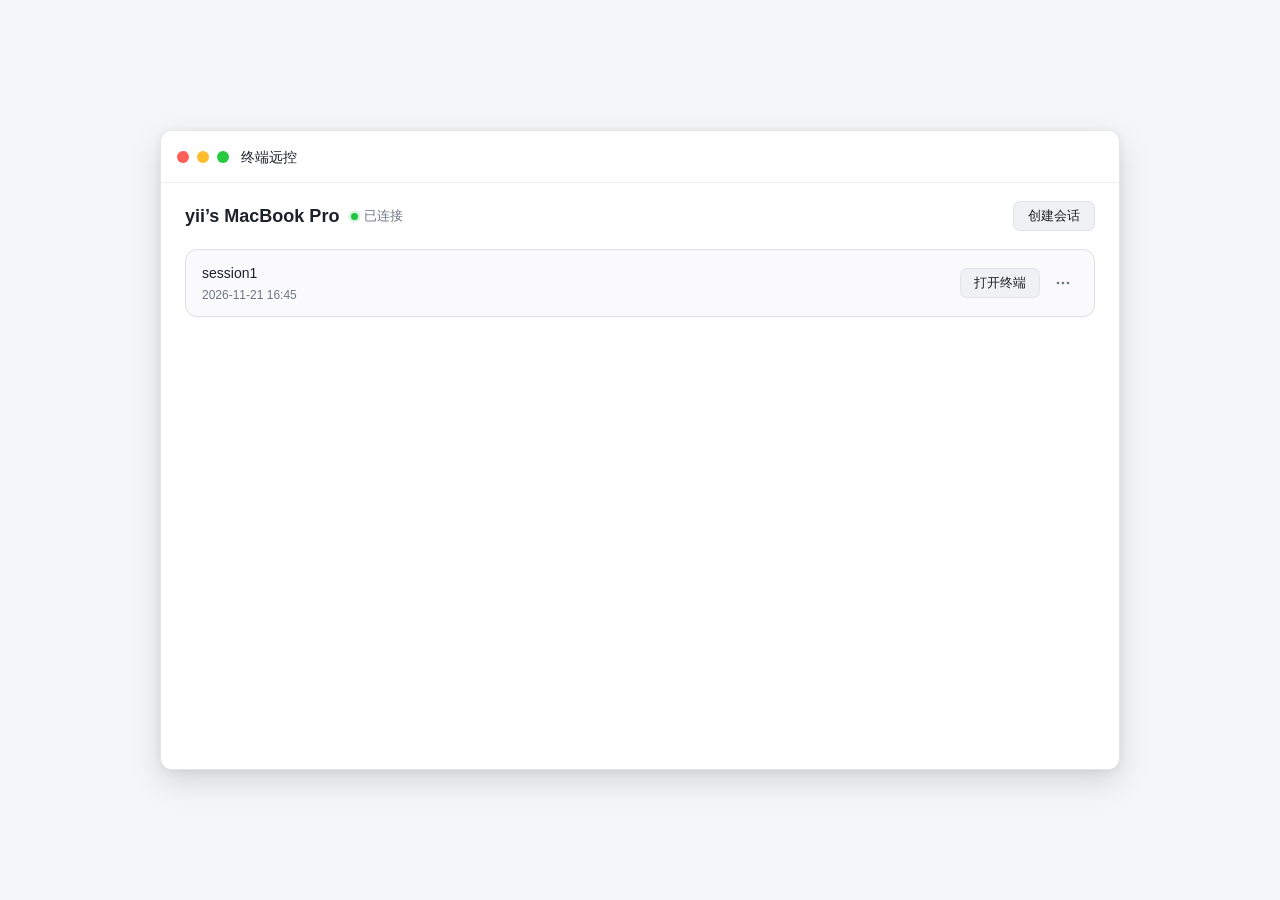
<file: crates/rc-ui/ui/terminal.html>
<!DOCTYPE html>
<html lang="zh-CN">
<head>
  <meta charset="UTF-8" />
  <meta name="viewport" content="width=device-width, initial-scale=1.0" />
  <title>终端远控 — RabbitControl</title>
  <link rel="stylesheet" href="assets/css/tokens.css" />
  <link rel="stylesheet" href="assets/css/base.css" />
  <link rel="stylesheet" href="assets/vendor/xterm/xterm.css" />
  <link rel="stylesheet" href="assets/css/pages/terminal.css" />
</head>
<!-- W3 终端远控窗口：会话管理列表（亮色默认视图）+ 交互式终端（暗色视图） -->
<body data-page="terminal">
  <script src="assets/js/tauri-detect.js"></script>
  <div class="tm-window" id="terminal-window" data-view="list">
    <header class="tm-titlebar" id="terminal-titlebar" data-tauri-drag-region>
      <div class="tm-traffic" aria-hidden="true" data-tauri-drag-region>
        <span class="tm-traffic__dot tm-traffic__dot--close" data-tauri-drag-region></span>
        <span class="tm-traffic__dot tm-traffic__dot--min" data-tauri-drag-region></span>
        <span class="tm-traffic__dot tm-traffic__dot--zoom" data-tauri-drag-region></span>
      </div>
      <button type="button" class="tm-back-btn" id="tm-back-to-list" hidden aria-label="返回会话列表">
        ← 会话列表
      </button>
      <h1 class="tm-win-title" id="terminal-title" data-tauri-drag-region>终端远控</h1>
    </header>

    <!-- 视图 1：终端会话管理列表（默认开启态，与设计截图一致） -->
    <main class="tm-manager" id="terminal-list-view">
      <div class="tm-mgr-header">
        <div class="tm-mgr-device">
          <span class="tm-mgr-device__name" id="tm-device-name">远程设备</span>
          <span class="tm-mgr-status">
            <span class="tm-mgr-dot" id="tm-mgr-dot" aria-hidden="true"></span>
            <span class="tm-mgr-status__text" id="tm-mgr-status-text">连接中…</span>
          </span>
        </div>
        <button type="button" class="tm-btn-light" id="tm-create-session">创建会话</button>
      </div>

      <div class="tm-session-list" id="tm-session-list" role="list" aria-label="终端会话列表"></div>

      <div class="tm-empty" id="tm-empty-state" hidden>
        <p class="tm-empty__text" id="tm-empty-text">暂无运行中的终端会话，点击右上角「创建会话」开始</p>
      </div>
    </main>

    <!-- 视图 2：交互式 PTY 终端 -->
    <main class="tm-body" id="terminal-live-view" hidden>
      <!-- 多会话快速切换栏（所有后台运行会话） -->
      <div class="tm-tabs" id="terminal-tabs" role="tablist" aria-label="后台终端会话">
        <div class="tm-tabs__list" id="terminal-tab-list"></div>
        <button type="button" class="tm-tabs__add" id="terminal-new-tab" title="创建新终端会话（最多 8 个）" aria-label="创建新终端会话">+</button>
      </div>

      <!-- 实时交互终端头栏 -->
      <div class="tm-status-bar" id="terminal-status-bar">
        <div class="tm-status-bar__left">
          <span class="tm-status-dot" id="terminal-status-dot" aria-hidden="true"></span>
          <span class="tm-status-text" id="terminal-status-text">连接中…</span>
          <span class="tm-tag" id="terminal-cwd" hidden></span>
        </div>
        <div class="tm-status-bar__right" id="terminal-status-right">
          <span class="tm-timer" id="terminal-timer" role="timer" aria-live="off">00:00:00</span>
          <button type="button" class="tm-btn" id="tm-font-btn" aria-label="设置终端字体">字体</button>
          <button type="button" class="tm-btn tm-btn--icon" id="tm-live-more" aria-label="会话操作">…</button>
          <button type="button" class="tm-btn" id="terminal-reconnect" hidden>重新连接</button>
        </div>
      </div>

      <!-- 交互终端输出舞台（独立定位容器，确保 .tm-notice 不遮挡上方标签栏与状态栏） -->
      <div class="tm-stage" id="terminal-stage">
        <!-- 实时 PTY 输出区（xterm.js 离线终端引擎，支持完整 VT100/xterm-256color/TrueColor/TUI） -->
        <div class="tm-screen" id="terminal-screen" aria-label="远程终端"></div>

        <!-- 未连接 / 异常居中提示 -->
        <div class="tm-notice" id="terminal-notice" hidden>
          <p class="tm-notice__text" id="terminal-notice-text">请先建立远控会话</p>
          <div class="tm-notice__actions">
            <button type="button" class="tm-btn" id="terminal-notice-back">返回列表</button>
            <button type="button" class="tm-btn tm-btn--primary" id="terminal-notice-reconnect">重新附着</button>
          </div>
        </div>
      </div>
    </main>

    <!-- 锁屏状态本人终端系统密码验证浮层（仅校验被控端系统登录密码，不解锁被控端屏幕） -->
    <div class="tm-lock-gate" id="tm-lock-gate" hidden>
      <div class="tm-lock-card" role="dialog" aria-modal="true" aria-labelledby="tm-lock-title">
        <h2 class="tm-lock-card__title" id="tm-lock-title">被控端已锁屏，请验证系统密码</h2>
        <p class="tm-lock-card__sub" id="tm-lock-sub">仅校验被控端系统登录密码，不会解锁被控端屏幕</p>
        <div class="tm-lock-user-badge" id="tm-lock-user-badge" hidden>
          <span>系统账号：</span>
          <strong id="tm-lock-user-name"></strong>
        </div>
        <form class="tm-lock-form" id="tm-lock-form">
          <div class="tm-lock-field" id="tm-lock-user-row" hidden>
            <label class="tm-lock-label" for="tm-lock-username">系统用户名</label>
            <input type="text" class="tm-modal__input" id="tm-lock-username" maxlength="128"
                   autocomplete="off" placeholder="请输入被控端 macOS 登录用户名" />
          </div>
          <div class="tm-lock-field">
            <label class="tm-lock-label" for="tm-lock-password">系统登录密码</label>
            <div class="tm-lock-pw-wrap">
              <input type="password" class="tm-modal__input tm-lock-pw-input" id="tm-lock-password"
                     maxlength="512" autocomplete="off" placeholder="请输入被控端 macOS 登录密码" />
              <button type="button" class="tm-btn-light tm-lock-vis-btn" id="tm-lock-toggle-vis"
                      aria-label="显示或隐藏密码">显示</button>
            </div>
          </div>
          <label class="tm-lock-remember">
            <input type="checkbox" id="tm-lock-remember" />
            <span>记住此设备系统密码（仅本机钥匙串加密保存）</span>
          </label>
          <p class="tm-modal__error" id="tm-lock-error" hidden></p>
          <div class="tm-lock-actions">
            <button type="button" class="tm-btn-light" id="tm-lock-clear-saved" hidden>清除已保存密码</button>
            <span class="tm-lock-spacer"></span>
            <button type="submit" class="tm-btn-light tm-btn-light--primary" id="tm-lock-submit">验证并进入</button>
          </div>
        </form>
      </div>
    </div>
  </div>

  <!-- 「...」浮层菜单：重命名 / 终止会话 -->
  <div class="tm-more-menu" id="tm-more-menu" role="menu" hidden>
    <button type="button" class="tm-more-menu__item" id="tm-menu-rename" role="menuitem">重命名</button>
    <button type="button" class="tm-more-menu__item tm-more-menu__item--danger" id="tm-menu-terminate" role="menuitem">终止会话</button>
  </div>

  <!-- 重命名会话弹窗 -->
  <div class="tm-modal-backdrop" id="tm-rename-backdrop" hidden>
    <div class="tm-modal" role="dialog" aria-modal="true" aria-labelledby="tm-rename-title">
      <h2 class="tm-modal__title" id="tm-rename-title">重命名会话</h2>
      <form class="tm-modal__form" id="tm-rename-form">
        <input type="text" class="tm-modal__input" id="tm-rename-input" maxlength="64"
               autocomplete="off" placeholder="请输入会话名称" />
        <p class="tm-modal__error" id="tm-rename-error" hidden></p>
        <div class="tm-modal__actions">
          <button type="button" class="tm-btn-light" id="tm-rename-cancel">取消</button>
          <button type="submit" class="tm-btn-light tm-btn-light--primary" id="tm-rename-confirm">确定</button>
        </div>
      </form>
    </div>
  </div>

  <!-- 终端字体选择弹窗（本机 / 远程机器字体 + 字号） -->
  <div class="tm-modal-backdrop" id="tm-font-backdrop" hidden>
    <div class="tm-modal tm-font-modal" role="dialog" aria-modal="true" aria-labelledby="tm-font-title">
      <div class="tm-font-modal__head">
        <h2 class="tm-modal__title" id="tm-font-title">终端字体设置</h2>
        <div class="tm-font-tabs" role="tablist" aria-label="字体来源">
          <button type="button" class="tm-font-tab" id="tm-font-tab-local" role="tab" aria-selected="true" data-font-source="local">本机字体</button>
          <button type="button" class="tm-font-tab" id="tm-font-tab-remote" role="tab" aria-selected="false" data-font-source="remote">远程机器字体</button>
        </div>
      </div>
      <div class="tm-font-controls">
        <input type="text" class="tm-modal__input tm-font-search" id="tm-font-search" maxlength="64" autocomplete="off" placeholder="搜索字体名称…" />
        <label class="tm-font-mono-label">
          <input type="checkbox" id="tm-font-mono-only" checked />
          <span>仅等宽字体</span>
        </label>
        <button type="button" class="tm-btn-light" id="tm-font-refresh">刷新</button>
      </div>
      <div class="tm-font-list" id="tm-font-list" role="listbox" aria-label="可用字体列表"></div>
      <div class="tm-font-size-row">
        <label class="tm-font-size-label" for="tm-font-size">字号</label>
        <input type="range" id="tm-font-size" min="11" max="24" step="1" value="13" />
        <span class="tm-font-size-val" id="tm-font-size-val">13 px</span>
      </div>
      <div class="tm-font-preview" id="tm-font-preview">rabbit@host:~/work$ echo "0O 1lI [] {} -&gt; ~/"</div>
      <p class="tm-font-status" id="tm-font-status"></p>
      <div class="tm-modal__actions tm-font-actions">
        <button type="button" class="tm-btn-light" id="tm-font-reset">恢复默认</button>
        <span class="tm-font-spacer"></span>
        <button type="button" class="tm-btn-light" id="tm-font-cancel">取消</button>
        <button type="button" class="tm-btn-light tm-btn-light--primary" id="tm-font-apply">应用</button>
      </div>
    </div>
  </div>

  <div class="tm-toast" id="tm-toast" role="status" aria-live="polite"></div>

  <script src="assets/js/bridge.js"></script>
  <script src="assets/vendor/xterm/xterm.js"></script>
  <script src="assets/vendor/xterm/addon-fit.js"></script>
  <script src="assets/vendor/xterm/addon-unicode11.js"></script>
  <script src="assets/js/terminal.js"></script>
</body>
</html>
</file>
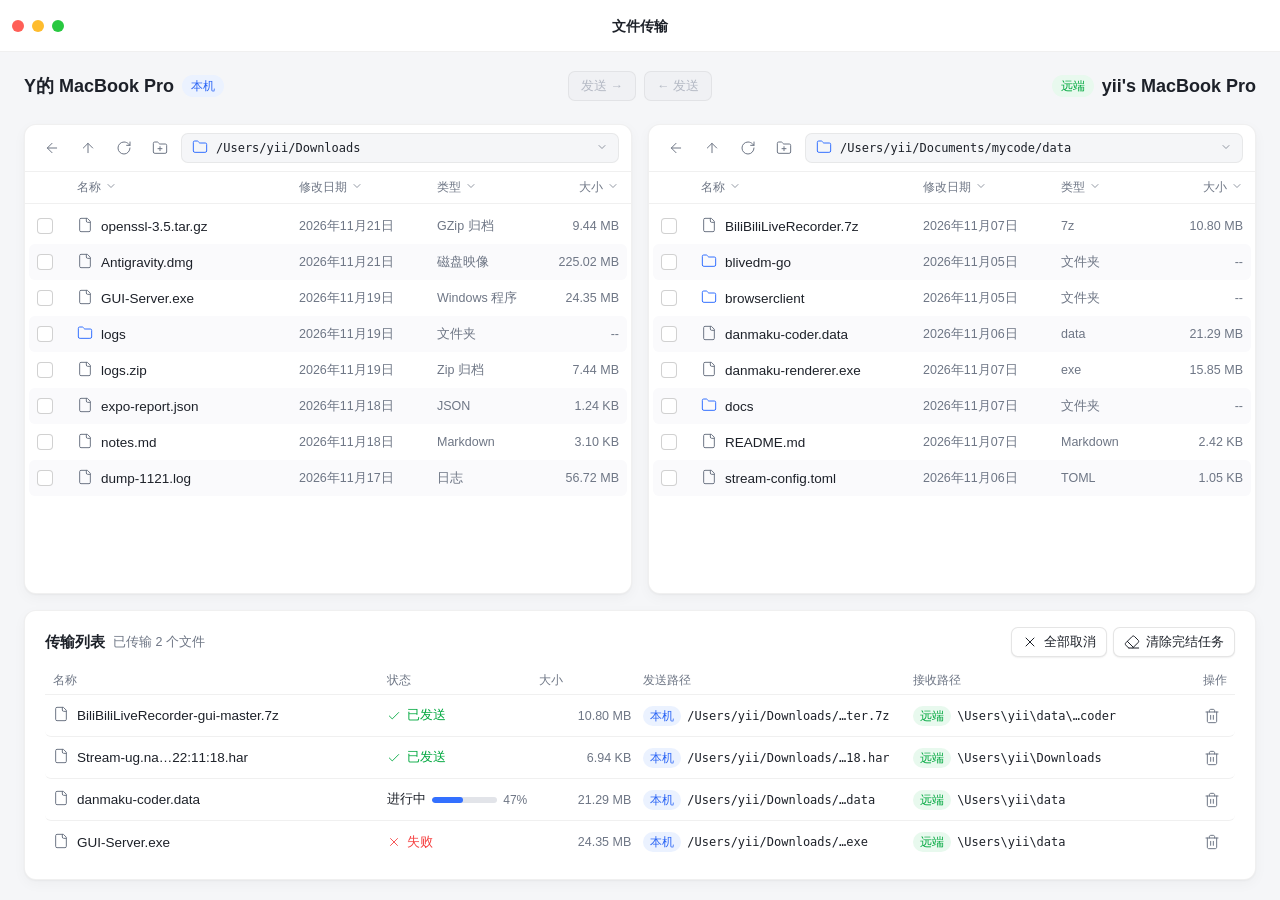
<file: crates/rc-ui/ui/transfer.html>
<!DOCTYPE html>
<html lang="zh-CN">
<head>
  <meta charset="UTF-8" />
  <meta name="viewport" content="width=device-width, initial-scale=1.0" />
  <title>文件传输 — RabbitControl</title>
  <link rel="stylesheet" href="assets/css/tokens.css" />
  <link rel="stylesheet" href="assets/css/base.css" />
  <link rel="stylesheet" href="assets/css/pages/transfer.css" />
</head>
<body>
  <!-- Tauri 真窗口：给 body 打 .is-tauri，隐藏自绘交通灯（原生灯已由窗口提供） -->
  <script src="assets/js/tauri-detect.js"></script>
  <header class="titlebar" data-tauri-drag-region>
    <div class="traffic" aria-hidden="true" data-tauri-drag-region>
      <span class="traffic__light traffic__light--close" data-tauri-drag-region></span>
      <span class="traffic__light traffic__light--min" data-tauri-drag-region></span>
      <span class="traffic__light traffic__light--zoom" data-tauri-drag-region></span>
    </div>
    <h1 class="titlebar__title" data-tauri-drag-region>文件传输</h1>
  </header>

  <main class="tr-main">
    <div class="rc-uierr-host" id="tr-perm-banner" hidden></div>
    <section class="tr-top" aria-label="传输方向">
      <div class="tr-top__side">
        <span class="tr-top__name" id="tr-local-name" title="Y的 MacBook Pro">Y的 MacBook Pro</span>
        <span class="pill pill--local">本机</span>
      </div>
      <div class="tr-top__actions">
        <button type="button" class="btn btn--secondary" id="send-to-remote" disabled>发送 →</button>
        <button type="button" class="btn btn--secondary" id="send-to-local" disabled>← 发送</button>
      </div>
      <div class="tr-top__side tr-top__side--end">
        <span class="pill pill--remote">远端</span>
        <span class="tr-top__name" id="tr-remote-name" title="yii's MacBook Pro">yii's MacBook Pro</span>
      </div>
    </section>

    <section class="tr-panes">
      <section class="tr-pane" id="pane-local" aria-label="本机文件"></section>
      <section class="tr-pane" id="pane-remote" aria-label="远端文件"></section>
    </section>

    <section class="tr-queue" aria-label="传输列表">
      <div class="tr-queue__head">
        <h2 class="tr-queue__title">传输列表</h2>
        <span class="tr-queue__count" id="queue-count">已传输 0 个文件</span>
        <div class="tr-queue__actions">
          <button type="button" class="btn btn--secondary" id="cancel-all">
            <svg class="ico" width="16" height="16" viewBox="0 0 24 24" fill="none" stroke="currentColor" stroke-width="1.5" stroke-linecap="round" stroke-linejoin="round" aria-hidden="true"><path d="M18 6 6 18"/><path d="m6 6 12 12"/></svg>
            全部取消
          </button>
          <button type="button" class="btn btn--secondary" id="clear-finished">
            <svg class="ico" width="16" height="16" viewBox="0 0 24 24" fill="none" stroke="currentColor" stroke-width="1.5" stroke-linecap="round" stroke-linejoin="round" aria-hidden="true"><path d="m7 21-4.3-4.3c-1-1-1-2.5 0-3.4l9.6-9.6c1-1 2.5-1 3.4 0l5.6 5.6c1 1 1 2.5 0 3.4L13 21"/><path d="M22 21H7"/><path d="m5 11 9 9"/></svg>
            清除完结任务
          </button>
        </div>
      </div>

      <div class="tr-qtable">
        <div class="tr-qhead" role="row">
          <span role="columnheader">名称</span>
          <span role="columnheader">状态</span>
          <span role="columnheader" class="tr-num">大小</span>
          <span role="columnheader">发送路径</span>
          <span role="columnheader">接收路径</span>
          <span role="columnheader" class="tr-qhead__op">操作</span>
        </div>
        <div class="tr-qbody" id="queue-body" role="rowgroup"></div>
      </div>
    </section>
  </main>

  <div class="tr-ctx-menu" id="tr-ctx-menu" role="menu" hidden>
    <button type="button" class="tr-ctx-menu__item" data-ctx-action="rename" role="menuitem">重命名</button>
    <button type="button" class="tr-ctx-menu__item" data-ctx-action="select-all" role="menuitem">全选</button>
    <div class="tr-ctx-menu__sep" role="separator"></div>
    <button type="button" class="tr-ctx-menu__item tr-ctx-menu__item--danger" data-ctx-action="delete" role="menuitem">删除</button>
  </div>

  <div class="tr-modal-backdrop" id="tr-rename-backdrop" hidden>
    <div class="tr-modal" role="dialog" aria-modal="true" aria-labelledby="tr-rename-title">
      <h2 class="tr-modal__title" id="tr-rename-title">重命名</h2>
      <form class="tr-modal__form" id="tr-rename-form">
        <input type="text" class="tr-modal__input" id="tr-rename-input" maxlength="255" autocomplete="off" placeholder="请输入新名称" />
        <p class="tr-modal__error" id="tr-rename-error" hidden></p>
        <div class="tr-modal__actions">
          <button type="button" class="btn btn--secondary" id="tr-rename-cancel">取消</button>
          <button type="submit" class="btn btn--primary" id="tr-rename-confirm">确定</button>
        </div>
      </form>
    </div>
  </div>

  <div class="tr-modal-backdrop" id="tr-delete-backdrop" hidden>
    <div class="tr-modal" role="dialog" aria-modal="true" aria-labelledby="tr-delete-title">
      <h2 class="tr-modal__title" id="tr-delete-title">确认删除</h2>
      <p class="tr-modal__desc" id="tr-delete-desc"></p>
      <div class="tr-modal__actions">
        <button type="button" class="btn btn--secondary" id="tr-delete-cancel">取消</button>
        <button type="button" class="btn btn--danger" id="tr-delete-confirm">删除</button>
      </div>
    </div>
  </div>

  <div class="toast" id="toast" role="status" aria-live="polite"></div>

  <script src="assets/js/bridge.js"></script>
  <script src="assets/js/error-display.js"></script>
  <script src="assets/js/transfer.js"></script>
</body>
</html>
</file>
<file: crates/rc-ui/ui/assets/css/tokens.css>
/* tokens.css —— 统一视觉 Design Tokens（对齐 UU 远控 macOS 原生质感）
 *
 * 唯一依据：docs/reference/design/08-ui-design.md §3
 * 铁律：本文件的 :root 是全站唯一色值来源；base.css 与 pages/*.css 严禁裸写
 *       #xxx / rgb(...) / rgba(...)，一律引用 var(--*)。
 */

:root {
  /* ── 1. 三层表面体系（画布冷灰 → 卡片纯白 → 内嵌浅灰）─────────────── */
  --bg-canvas: #F5F6F8;
  --bg-window: #FFFFFF;
  --bg-sidebar: #F5F6F8;
  --bg-card: #F7F8FA;
  --bg-hover: rgba(0, 0, 0, 0.045);
  --bg-active: rgba(0, 0, 0, 0.08);
  --bg-tool-tile: #F2F6FF;
  --bg-tool-tile-hover: #E6EEFF;
  --bg-tool-tile-stroke: rgba(51, 112, 255, 0.12);
  --bg-zebra: #FAFAFC;

  /* 控件实底（Switch 关态 / 进度条槽 / 禁用按钮） */
  --fill-off: #E2E4E9;
  --fill-disabled: #F0F1F4;

  /* ── 2. 品牌与语义色 ───────────────────────────────────────────── */
  --accent: #3370FF;
  --accent-hover: #2962E8;
  --accent-pressed: #2254CC;
  --accent-soft: rgba(51, 112, 255, 0.10);
  --accent-ring: rgba(51, 112, 255, 0.18);
  --accent-shadow: 0 1px 3px rgba(51, 112, 255, 0.28);

  --text-primary: #1D2129;
  --text-secondary: #6E7685;
  --text-display-num: #3A4250;
  --text-disabled: #B4B9C4;
  --on-accent: #FFFFFF;

  --online: #23C343;
  --online-glow: 0 0 0 2.5px rgba(35, 195, 67, 0.18);

  --success-bg: #E8F9EE;
  --success-fg: #00A83F;
  --local-pill-bg: #EBF2FF;
  --local-pill-fg: #2B65F5;

  --danger: #F53F3F;
  --danger-hover: #E03131;
  --danger-soft: rgba(245, 63, 63, 0.10);
  --warning: #E87000;
  --warning-bg: #FFF4E5;

  --pill-online-bg: #1D2129;
  --pill-online-fg: #FFFFFF;

  /* ── 3. 发丝分割与描边 ─────────────────────────────────────────── */
  --divider: rgba(0, 0, 0, 0.06);
  --divider-sidebar: rgba(0, 0, 0, 0.075);
  --stroke: rgba(0, 0, 0, 0.10);
  --stroke-hover: rgba(0, 0, 0, 0.18);
  --stroke-soft: rgba(0, 0, 0, 0.06);
  --stroke-popover: rgba(0, 0, 0, 0.09);
  --stroke-control: rgba(0, 0, 0, 0.18);
  --scroll-thumb: rgba(0, 0, 0, 0.16);
  --scroll-thumb-hover: rgba(0, 0, 0, 0.28);

  /* ── 4. 深色区 Token（预览台 / 终端 / HUD / 毛玻璃 / 遮罩）───────── */
  --stage-bg: #1F2229;
  --stage-bg-center: #272B34;
  --stage-rim: rgba(255, 255, 255, 0.07);
  --stage-fg: rgba(255, 255, 255, 0.92);
  --stage-muted: rgba(255, 255, 255, 0.48);
  --stage-emblem-bg: rgba(255, 255, 255, 0.07);
  --stage-emblem-border: rgba(255, 255, 255, 0.10);
  --stage-icon: rgba(255, 255, 255, 0.72);
  --stage-glass: rgba(255, 255, 255, 0.13);
  --stage-glass-hover: rgba(255, 255, 255, 0.22);
  --stage-glass-stroke: rgba(255, 255, 255, 0.20);
  --stage-scrim: rgba(0, 0, 0, 0.30);
  --stage-scrim-offline: rgba(0, 0, 0, 0.48);

  --terminal-bg: #1A1B1F;
  --terminal-bar: #24262B;
  --terminal-border: rgba(255, 255, 255, 0.08);
  --terminal-tag-bg: rgba(255, 255, 255, 0.06);
  --terminal-tag-border: rgba(255, 255, 255, 0.14);
  --terminal-fg: #F2F3F5;
  --terminal-muted: #8E939E;

  --hud-bg: rgba(20, 22, 26, 0.82);
  --hud-border: rgba(255, 255, 255, 0.10);
  --hud-divider: rgba(255, 255, 255, 0.08);

  --popover-bg: rgba(255, 255, 255, 0.90);
  --mask: rgba(15, 18, 24, 0.34);

  /* 客户端安全锁定专用 Token */
  --lock-confirm-bg: rgba(252, 252, 254, 0.96);
  --lock-badge-bg: linear-gradient(180deg, #3C8EFF 0%, #246CF5 100%);
  --lock-badge-shadow: 0 6px 16px rgba(36, 108, 245, 0.25);
  --lock-screen-bg: radial-gradient(circle at 50% 30%, #F5F9FF 0%, #E4F0FF 55%, #D6E7FF 100%);
  --lock-shield-shadow: drop-shadow(0 12px 24px rgba(47, 123, 255, 0.15));
  --lock-btn-bg: linear-gradient(180deg, #4B8BFF 0%, #2F7BFF 100%);
  --lock-btn-shadow: 0 4px 12px rgba(47, 123, 255, 0.28);

  /* ── 5. 字体与桌面端精致字号 ───────────────────────────────────── */
  --font-sans: -apple-system, BlinkMacSystemFont, "SF Pro Text", "PingFang SC",
    "Segoe UI", "Noto Sans SC", sans-serif;
  --font-mono: "SF Mono", Menlo, monospace;

  --size-display: 40px;
  --size-h1: 18px;
  --size-h2: 15px;
  --size-title: 14px;
  --size-body: 13.5px;
  --size-secondary: 12.5px;
  --size-caption: 12px;
  --size-micro: 10px;
  --size-terminal: 13px;

  --font-weight-regular: 400;
  --font-weight-medium: 500;
  --font-weight-semibold: 600;

  --icon-stroke: 1.5;

  /* ── 6. 间距与尺寸 ─────────────────────────────────────────────── */
  --sp-unit: 4px;
  --sp-page: 24px;
  --sp-card-in: 20px;
  --sidebar-w: 228px;
  --sidebar-row-h: 36px;
  --sidebar-icon: 24px;

  --titlebar-h: 52px;
  --pad-titlebar-x: 12px;
  --traffic-size: 12px;
  --traffic-gap: 8px;
  --traffic-close: #FF5F57;
  --traffic-min: #FEBC2E;
  --traffic-zoom: #28C840;

  --session-bar-h: 48px;
  --row-h: 44px;
  --toolbar-h: 54px;
  --control-h: 34px;

  --switch-w: 40px;
  --switch-h: 24px;
  --switch-knob: 20px;

  /* ── 7. 圆角与分层阴影 ─────────────────────────────────────────── */
  --r-card: 12px;
  --r-hero: 14px;
  --r-row: 8px;
  --r-control: 7px;
  --r-popover: 12px;
  --r-modal: 14px;
  --r-pill: 999px;

  --shadow-card: 0 1px 2px rgba(0, 0, 0, 0.04), 0 4px 14px rgba(0, 0, 0, 0.035);
  --shadow-hero: 0 2px 8px rgba(0, 0, 0, 0.05), 0 14px 36px rgba(0, 0, 0, 0.07);
  --shadow-row: 0 1px 2px rgba(0, 0, 0, 0.05), 0 0.5px 1px rgba(0, 0, 0, 0.03);
  --shadow-popover: 0 12px 32px rgba(0, 0, 0, 0.13), 0 2px 8px rgba(0, 0, 0, 0.06);
  --shadow-inset-highlight: inset 0 0.5px 0 rgba(255, 255, 255, 0.85);
  --shadow-hud: 0 8px 24px rgba(0, 0, 0, 0.28);

  /* ── 8. 交互动效 ───────────────────────────────────────────────── */
  --dur-fast: 140ms;
  --ease-out: cubic-bezier(0.2, 0.8, 0.2, 1);
}
</file>
<file: crates/rc-ui/ui/assets/css/base.css>
/* base.css —— 全站唯一的基础层
 *   reset / 排版 / 图标 / StatusDot / Pill / Button / Switch / Select /
 *   Toast / 交通灯 / 标题栏基础 / 滚动条
 *
 * 加载顺序（每个页面必须遵守）：tokens.css → base.css → 页面 CSS。
 * 约束：本文件禁止裸写任何色值，一律引用 var(--*)。
 */

/* ────────────────────────────────────────────────────────────────
 * 0. Reset
 * ──────────────────────────────────────────────────────────────── */
*,
*::before,
*::after {
  box-sizing: border-box;
}

html,
body {
  height: 100%;
  margin: 0;
}

button,
input,
select,
textarea {
  font-family: inherit;
}

/* ────────────────────────────────────────────────────────────────
 * 1. 排版基线
 * ──────────────────────────────────────────────────────────────── */
body {
  background: var(--bg-window);
  color: var(--text-primary);
  font-family: var(--font-sans);
  font-size: var(--size-body);
  font-weight: var(--font-weight-regular);
  -webkit-font-smoothing: antialiased;
  -moz-osx-font-smoothing: grayscale;
  text-rendering: optimizeLegibility;
}

/* ────────────────────────────────────────────────────────────────
 * 2. 图标（Lucide sprite + .ic 基础）
 * ──────────────────────────────────────────────────────────────── */
.sprite {
  position: absolute;
  width: 0;
  height: 0;
  overflow: hidden;
  pointer-events: none;
}

.ic {
  display: block;
  flex: none;
  width: 16px;
  height: 16px;
  fill: none;
  stroke: currentColor;
  stroke-width: var(--icon-stroke);
  stroke-linecap: round;
  stroke-linejoin: round;
}

.ic--14 { width: 14px; height: 14px; }
.ic--16 { width: 16px; height: 16px; }
.ic--18 { width: 18px; height: 18px; }
.ic--20 { width: 20px; height: 20px; }
.ic--24 { width: 24px; height: 24px; }
.ic--40 { width: 40px; height: 40px; }

/* ────────────────────────────────────────────────────────────────
 * 3. StatusDot（6px 圆点：在线 / 离线 / 占位）
 * ──────────────────────────────────────────────────────────────── */
.dot,
.status-dot {
  display: inline-block;
  flex: none;
  width: 6px;
  height: 6px;
  border-radius: var(--r-pill);
}

.dot--online,
.status-dot--online {
  background: var(--online);
  box-shadow: var(--online-glow);
}

.dot--offline {
  background: var(--text-disabled);
}

.dot--none {
  background: transparent;
}

/* ────────────────────────────────────────────────────────────────
 * 4. Pill（高 22、R_PILL、12px medium；五款语义）
 * ──────────────────────────────────────────────────────────────── */
.pill,
.sn-pill {
  display: inline-flex;
  align-items: center;
  gap: 5px;
  flex: none;
  height: 22px;
  padding: 0 9px;
  border-radius: var(--r-pill);
  font-size: var(--size-caption);
  font-weight: var(--font-weight-medium);
  line-height: 1;
  white-space: nowrap;
}

.pill .dot,
.sn-pill .dot {
  width: 6px;
  height: 6px;
}

.pill--online .dot--online {
  box-shadow: none;
}

.sn-pill {
  gap: 4px;
}

.pill--online {
  background: var(--pill-online-bg);
  color: var(--pill-online-fg);
}

.pill--local {
  background: var(--local-pill-bg);
  color: var(--local-pill-fg);
}

.pill--remote {
  background: var(--success-bg);
  color: var(--success-fg);
}

.pill--warning,
.sn-pill--warning {
  background: var(--warning-bg);
  color: var(--warning);
}

.pill--watch,
.sn-pill--watch {
  background: var(--bg-hover);
  color: var(--text-secondary);
}

.pill[hidden],
.sn-pill[hidden] {
  display: none;
}

/* ────────────────────────────────────────────────────────────────
 * 5. Button（Primary / Secondary / Danger / Ghost 及其禁用态）
 * ──────────────────────────────────────────────────────────────── */
.btn[hidden],
.rc-btn[hidden] {
  display: none;
}

.btn,
.rc-btn {
  display: inline-flex;
  align-items: center;
  justify-content: center;
  gap: 6px;
  height: var(--control-h);
  padding: 0 14px;
  border: 1px solid transparent;
  border-radius: var(--r-control);
  background: transparent;
  color: var(--text-primary);
  font-family: inherit;
  font-size: var(--size-body);
  font-weight: var(--font-weight-medium);
  line-height: 1;
  white-space: nowrap;
  cursor: pointer;
  -webkit-appearance: none;
  appearance: none;
  transition: background-color var(--dur-fast) var(--ease-out),
    color var(--dur-fast) var(--ease-out),
    border-color var(--dur-fast) var(--ease-out),
    box-shadow var(--dur-fast) var(--ease-out);
}

.btn:focus,
.rc-btn:focus {
  outline: none;
}

.btn:focus-visible,
.rc-btn:focus-visible {
  outline: 2px solid var(--accent);
  outline-offset: 1px;
}

.btn--primary,
.rc-btn--primary {
  background: var(--accent);
  border-color: var(--accent);
  box-shadow: var(--accent-shadow);
  color: var(--on-accent);
}

.btn--primary:hover,
.rc-btn--primary:hover {
  background: var(--accent-hover);
  border-color: var(--accent-hover);
}

.btn--primary:active,
.rc-btn--primary:active {
  background: var(--accent-pressed);
  border-color: var(--accent-pressed);
}

.btn--secondary,
.rc-btn--secondary {
  background: var(--bg-window);
  border-color: var(--stroke);
  box-shadow: var(--shadow-row);
  color: var(--text-primary);
}

.btn--secondary:hover,
.rc-btn--secondary:hover {
  background: var(--bg-card);
  border-color: var(--stroke-hover);
}

.btn--secondary:active,
.rc-btn--secondary:active {
  background: var(--bg-active);
}

.btn--danger,
.rc-btn--danger {
  background: var(--danger);
  border-color: var(--danger);
  color: var(--on-accent);
}

.btn--danger:hover,
.rc-btn--danger:hover {
  background: var(--danger-hover);
  border-color: var(--danger-hover);
}

.btn--danger:active,
.rc-btn--danger:active {
  background: var(--danger-hover);
}

.btn--ghost,
.rc-btn--ghost {
  width: 32px;
  height: 32px;
  padding: 0;
  border-color: transparent;
  background: transparent;
  color: var(--text-secondary);
  border-radius: var(--r-control);
}

.btn--ghost:hover,
.rc-btn--ghost:hover {
  background: var(--bg-hover);
  color: var(--text-primary);
}

.btn--ghost:active,
.rc-btn--ghost:active {
  background: var(--bg-active);
}

/* 禁用态：清爽浅灰底 + 极淡描边 + 禁用文字 */
.btn:disabled,
.btn.is-disabled,
.btn--primary:disabled,
.btn--primary.is-disabled,
.rc-btn:disabled,
.rc-btn.is-disabled,
.rc-btn--primary:disabled,
.rc-btn--primary.is-disabled {
  background: var(--fill-disabled);
  border-color: var(--stroke-soft);
  box-shadow: none;
  color: var(--text-disabled);
  cursor: default;
}

.btn--ghost:disabled,
.rc-btn--ghost:disabled {
  background: transparent;
  border-color: transparent;
  box-shadow: none;
  color: var(--text-disabled);
}

.btn .ico,
.rc-btn .rc-icon,
.btn .rc-icon,
.rc-btn .ico {
  display: block;
  flex: none;
}

.rc-btn[aria-expanded="true"] {
  background: var(--bg-hover);
  color: var(--text-primary);
}

/* ────────────────────────────────────────────────────────────────
 * 6. Switch（全站统一 macOS 精致 40×24 开关）
 *    覆盖三种写法：.rc-switch / .sn-switch（label+knob）与 input.switch（W4）
 * ──────────────────────────────────────────────────────────────── */
.rc-switch,
.sn-switch {
  position: relative;
  display: inline-flex;
  width: var(--switch-w);
  height: var(--switch-h);
  flex: none;
}

.rc-switch input,
.sn-switch input {
  width: 100%;
  height: 100%;
  margin: 0;
  border: 0;
  border-radius: var(--r-pill);
  background: var(--fill-off);
  cursor: pointer;
  -webkit-appearance: none;
  appearance: none;
  transition: background-color var(--dur-fast) var(--ease-out);
}

.rc-switch input:checked,
.sn-switch input:checked {
  background: var(--accent);
}

.rc-switch input:focus,
.sn-switch input:focus {
  outline: none;
}

.rc-switch input:focus-visible,
.sn-switch input:focus-visible {
  outline: 2px solid var(--accent);
  outline-offset: 2px;
}

.rc-switch__knob,
.sn-switch__knob {
  position: absolute;
  top: 2px;
  left: 2px;
  width: var(--switch-knob);
  height: var(--switch-knob);
  border-radius: var(--r-pill);
  background: var(--bg-window);
  box-shadow: var(--shadow-row);
  pointer-events: none;
  transition: transform var(--dur-fast) var(--ease-out);
}

.rc-switch input:checked ~ .rc-switch__knob,
.sn-switch input:checked ~ .sn-switch__knob {
  transform: translateX(calc(var(--switch-w) - var(--switch-h)));
}

.rc-switch input:disabled,
.sn-switch input:disabled {
  cursor: default;
  opacity: 0.5;
}

.rc-switch input:disabled ~ .rc-switch__knob,
.sn-switch input:disabled ~ .sn-switch__knob {
  opacity: 0.5;
}

/* 独立 <input type="checkbox" class="switch">（W4 端口映射） */
.switch {
  position: relative;
  display: inline-block;
  flex: none;
  width: var(--switch-w);
  height: var(--switch-h);
  margin: 0;
  border: 0;
  border-radius: var(--r-pill);
  background: var(--fill-off);
  cursor: pointer;
  -webkit-appearance: none;
  appearance: none;
  transition: background-color var(--dur-fast) var(--ease-out);
}

.switch::after {
  content: "";
  position: absolute;
  top: 2px;
  left: 2px;
  width: var(--switch-knob);
  height: var(--switch-knob);
  border-radius: var(--r-pill);
  background: var(--bg-window);
  box-shadow: var(--shadow-row);
  transition: transform var(--dur-fast) var(--ease-out);
}

.switch:checked {
  background: var(--accent);
}

.switch:checked::after {
  transform: translateX(calc(var(--switch-w) - var(--switch-h)));
}

.switch:focus {
  outline: none;
}

.switch:focus-visible {
  outline: 2px solid var(--accent);
  outline-offset: 2px;
}

/* ────────────────────────────────────────────────────────────────
 * 7. Select（全站统一下拉框：34px 高、圆角 7px、柔和边框与聚焦光晕）
 * ──────────────────────────────────────────────────────────────── */
.rc-select,
.sn-select {
  position: relative;
  display: inline-flex;
  flex: none;
}

.rc-select {
  width: 140px;
}

.rc-select select,
.sn-select select {
  width: 100%;
  height: var(--control-h);
  padding: 0 30px 0 11px;
  border: 1px solid var(--stroke);
  border-radius: var(--r-control);
  background: var(--bg-window);
  box-shadow: var(--shadow-row);
  color: var(--text-primary);
  font-family: var(--font-sans);
  font-size: var(--size-body);
  line-height: 1;
  cursor: pointer;
  -webkit-appearance: none;
  appearance: none;
  transition: border-color var(--dur-fast) var(--ease-out),
    box-shadow var(--dur-fast) var(--ease-out);
}

.sn-select select {
  min-width: 116px;
}

.rc-select select:hover,
.sn-select select:hover {
  border-color: var(--stroke-hover);
}

.rc-select select:focus,
.sn-select select:focus {
  outline: none;
  border-color: var(--accent);
  box-shadow: 0 0 0 3px var(--accent-ring);
}

.rc-select select:disabled,
.sn-select select:disabled {
  color: var(--text-disabled);
  cursor: default;
}

.rc-select .rc-icon,
.sn-select .sn-ico {
  position: absolute;
  top: 50%;
  right: 9px;
  color: var(--text-secondary);
  transform: translateY(-50%);
  pointer-events: none;
}

/* ────────────────────────────────────────────────────────────────
 * 8. Toast（暗色毛玻璃胶囊，距底 24 水平居中）
 * ──────────────────────────────────────────────────────────────── */
.toast,
.rc-toast,
.sn-toast {
  position: fixed;
  left: 50%;
  bottom: 24px;
  z-index: 9500;
  display: inline-flex;
  align-items: center;
  height: 36px;
  max-width: 70vw;
  padding: 0 16px;
  border: 1px solid var(--hud-border);
  border-radius: var(--r-pill);
  background: var(--hud-bg);
  -webkit-backdrop-filter: blur(16px) saturate(160%);
  backdrop-filter: blur(16px) saturate(160%);
  box-shadow: var(--shadow-popover);
  color: var(--on-accent);
  font-family: var(--font-sans);
  font-size: var(--size-secondary);
  font-weight: var(--font-weight-medium);
  line-height: 1;
  white-space: nowrap;
  overflow: hidden;
  text-overflow: ellipsis;
  pointer-events: none;
  opacity: 0;
  transform: translate(-50%, 8px);
  transition: opacity var(--dur-fast) var(--ease-out),
    transform var(--dur-fast) var(--ease-out);
}

.toast.is-visible,
.rc-toast.is-visible,
.sn-toast.is-visible {
  opacity: 1;
  transform: translate(-50%, 0);
}

.rc-toast--hosted,
.sn-toast {
  position: absolute;
}

/* ────────────────────────────────────────────────────────────────
 * 9. 交通灯与 Tauri 真窗隐藏规则
 * ──────────────────────────────────────────────────────────────── */
.traffic,
.rc-traffic,
.tm-traffic,
.sn-bar__traffic {
  display: flex;
  align-items: center;
  flex: none;
  gap: var(--traffic-gap);
}

.traffic__light,
.rc-traffic__dot,
.tm-traffic__dot,
.sn-bar__dot {
  flex: none;
  width: var(--traffic-size);
  height: var(--traffic-size);
  border-radius: var(--r-pill);
}

.traffic__light--close,
.rc-traffic__dot--close,
.tm-traffic__dot--close,
.sn-bar__dot--close {
  background: var(--traffic-close);
}

.traffic__light--min,
.rc-traffic__dot--min,
.tm-traffic__dot--min,
.sn-bar__dot--min {
  background: var(--traffic-min);
}

.traffic__light--zoom,
.rc-traffic__dot--zoom,
.tm-traffic__dot--zoom,
.sn-bar__dot--zoom {
  background: var(--traffic-zoom);
}

/* Tauri 真窗口由 macOS 原生提供交通灯，隐藏全站所有自绘灯 */
.is-tauri .rc-traffic,
.is-tauri .traffic,
.is-tauri .tm-traffic,
.is-tauri .sn-bar__traffic {
  display: none;
}

/* ────────────────────────────────────────────────────────────────
 * 10. 标题栏基础
 * ──────────────────────────────────────────────────────────────── */
.titlebar,
.tm-titlebar,
.rc-window__titlebar {
  position: relative;
  display: flex;
  align-items: center;
  flex: none;
  height: var(--titlebar-h);
  user-select: none;
  -webkit-user-select: none;
}

.titlebar {
  background: var(--bg-window);
}

.titlebar__title,
.rc-window__title,
.tm-title {
  position: absolute;
  top: 50%;
  left: 50%;
  margin: 0;
  color: var(--text-primary);
  font-size: var(--size-title);
  font-weight: var(--font-weight-semibold);
  line-height: 20px;
  white-space: nowrap;
  transform: translate(-50%, -50%);
  pointer-events: none;
}

/* ────────────────────────────────────────────────────────────────
 * 11. 滚动条美化（6px 极简圆角滑块）
 * ──────────────────────────────────────────────────────────────── */
::-webkit-scrollbar {
  width: 6px;
  height: 6px;
}

::-webkit-scrollbar-thumb {
  border-radius: var(--r-pill);
  background: var(--scroll-thumb);
}

::-webkit-scrollbar-thumb:hover {
  background: var(--scroll-thumb-hover);
}

::-webkit-scrollbar-track {
  background: transparent;
}

/* ────────────────────────────────────────────────────────────────
 * 12. 动效降级
 * ──────────────────────────────────────────────────────────────── */
@media (prefers-reduced-motion: reduce) {
  .btn,
  .rc-btn,
  .rc-switch input,
  .sn-switch input,
  .rc-switch__knob,
  .sn-switch__knob,
  .switch,
  .switch::after,
  .rc-select select,
  .sn-select select,
  .toast,
  .rc-toast,
  .sn-toast {
    transition: none;
  }
}

/* ────────────────────────────────────────────────────────────────
 * 13. 统一 4 级结构化错误提示（error-display.js，全量复用 tokens.css）
 * ──────────────────────────────────────────────────────────────── */
.rc-uierr-host[hidden] {
  display: none;
}

.rc-uierr {
  display: flex;
  align-items: flex-start;
  justify-content: space-between;
  gap: 10px;
  padding: 10px 12px;
  border: 1px solid var(--stroke);
  border-radius: var(--r-control);
  background: var(--bg-card);
  color: var(--text-primary);
  font-family: var(--font-sans);
  font-size: var(--size-secondary);
  line-height: 1.5;
  text-align: left;
}

.rc-uierr--banner {
  border-radius: var(--r-row);
  margin: 0 0 10px;
}

.rc-uierr--info {
  border-color: var(--accent-ring);
  background: var(--accent-soft);
}

.rc-uierr--warning {
  border-color: var(--warning);
  background: var(--warning-bg);
}

.rc-uierr--error,
.rc-uierr--critical {
  border-color: var(--danger);
  background: var(--danger-soft);
}

.rc-uierr--variant-stage {
  border-color: var(--stage-glass-stroke);
  background: var(--stage-glass);
  color: var(--stage-fg);
  max-width: 440px;
  width: 100%;
}

.rc-uierr--variant-stage .rc-uierr__suggestion,
.rc-uierr--variant-stage .rc-uierr__detail {
  color: var(--stage-muted);
}

.rc-uierr__body {
  display: flex;
  flex-direction: column;
  gap: 3px;
  min-width: 0;
  flex: 1;
}

.rc-uierr__title {
  font-weight: var(--font-weight-semibold);
  color: inherit;
}

.rc-uierr--error .rc-uierr__title,
.rc-uierr--critical .rc-uierr__title {
  color: var(--danger);
}

.rc-uierr--warning .rc-uierr__title {
  color: var(--warning);
}

.rc-uierr--variant-stage .rc-uierr__title {
  color: var(--stage-fg);
}

.rc-uierr__msg {
  color: inherit;
  word-break: break-word;
}

.rc-uierr__suggestion {
  font-size: var(--size-caption);
  color: var(--text-secondary);
  word-break: break-word;
}

.rc-uierr__detail {
  margin-top: 4px;
  font-size: var(--size-caption);
  color: var(--text-secondary);
}

.rc-uierr__detail summary {
  cursor: pointer;
  user-select: none;
}

.rc-uierr__detail-text {
  margin: 4px 0 0;
  padding: 6px 8px;
  border-radius: var(--r-control);
  background: var(--bg-hover);
  font-family: var(--font-mono);
  font-size: var(--size-micro);
  white-space: pre-wrap;
  word-break: break-all;
}

.rc-uierr__actions {
  display: flex;
  align-items: center;
  gap: 8px;
  flex: none;
}

.rc-uierr__btn {
  display: inline-flex;
  align-items: center;
  justify-content: center;
  height: 28px;
  padding: 0 12px;
  border-radius: var(--r-control);
  border: 1px solid var(--stroke);
  background: var(--bg-window);
  color: var(--text-primary);
  font-family: var(--font-sans);
  font-size: var(--size-caption);
  font-weight: var(--font-weight-medium);
  cursor: pointer;
}

.rc-uierr__btn--primary {
  border-color: var(--accent);
  background: var(--accent);
  color: var(--on-accent);
}

.rc-uierr__btn--primary:hover {
  background: var(--accent-hover);
}

.rc-uierr__btn--ghost:hover {
  background: var(--bg-hover);
}

.rc-uierr-modal-backdrop {
  position: fixed;
  inset: 0;
  z-index: 9600;
  display: flex;
  align-items: center;
  justify-content: center;
  padding: 24px;
  background: var(--mask);
}

.rc-uierr-modal {
  width: 100%;
  max-width: 420px;
  padding: var(--sp-card-in);
  border: 1px solid var(--stroke-popover);
  border-radius: var(--r-modal);
  background: var(--bg-window);
  box-shadow: var(--shadow-popover);
  display: flex;
  flex-direction: column;
  gap: 10px;
}

.rc-uierr-modal__title {
  margin: 0;
  font-size: var(--size-h2);
  font-weight: var(--font-weight-semibold);
  color: var(--text-primary);
}

.rc-uierr-modal.rc-uierr--error .rc-uierr-modal__title,
.rc-uierr-modal.rc-uierr--critical .rc-uierr-modal__title {
  color: var(--danger);
}

.rc-uierr-modal.rc-uierr--warning .rc-uierr-modal__title {
  color: var(--warning);
}

.rc-uierr-modal__msg {
  margin: 0;
  font-size: var(--size-body);
  color: var(--text-primary);
  line-height: 1.5;
  word-break: break-word;
}

.rc-uierr-modal__suggestion {
  margin: 0;
  font-size: var(--size-secondary);
  color: var(--text-secondary);
  line-height: 1.5;
  word-break: break-word;
}

.rc-uierr-modal__actions {
  display: flex;
  justify-content: flex-end;
  gap: 8px;
  margin-top: 6px;
}

.p1__tool.is-disabled,
.p1__tool:disabled,
.sn-submenu__item.is-disabled,
.sn-submenu__item:disabled {
  opacity: 0.45;
  cursor: not-allowed;
}
</file>
<file: crates/rc-ui/ui/assets/css/pages/overlay.css>
/* overlay.css —— O1 更多工具 / O2 右上下拉菜单 / O3 账户气泡
 *
 * 唯一依据：docs/reference/design/08-ui-design.md
 * 约束：色值一律引用 tokens.css 的 var(--*)，禁止裸写 #xxx / rgb / rgba。
 * 基础件（Button / Switch / Select / Toast / 交通灯）唯一实现在 base.css。
 */

/* ────────────────────────────────────────────────────────────────
 * 浮层根容器与图标工具
 * ──────────────────────────────────────────────────────────────── */
.rc-overlay-root {
  position: fixed;
  inset: 0;
  z-index: 9000;
  pointer-events: none;
}

.rc-icon {
  display: block;
  flex: none;
}

/* ────────────────────────────────────────────────────────────────
 * Popover 壳（macOS 毛玻璃 + 发丝外描边 + 内高光）
 * ──────────────────────────────────────────────────────────────── */
.rc-popover {
  position: fixed;
  z-index: 9020;
  outline: none;
  border: 1px solid var(--stroke-popover);
  border-radius: var(--r-popover);
  background: var(--popover-bg);
  -webkit-backdrop-filter: blur(24px) saturate(180%);
  backdrop-filter: blur(24px) saturate(180%);
  box-shadow: var(--shadow-popover), var(--shadow-inset-highlight);
  pointer-events: auto;
  animation: rc-pop-in var(--dur-fast) var(--ease-out);
}

@keyframes rc-pop-in {
  from {
    opacity: 0;
    transform: translateY(-2px) scale(0.98);
  }
  to {
    opacity: 1;
    transform: none;
  }
}

/* ────────────────────────────────────────────────────────────────
 * O2 右上下拉菜单（NSMenu 质感：蓝底白字悬停高亮）
 * ──────────────────────────────────────────────────────────────── */
.rc-menu {
  width: 196px;
  padding: 6px;
}

.rc-menu__item {
  display: flex;
  align-items: center;
  gap: 10px;
  width: 100%;
  height: 34px;
  padding: 0 10px;
  border: 0;
  border-radius: var(--r-control);
  background: transparent;
  color: var(--text-primary);
  font-family: var(--font-sans);
  font-size: var(--size-body);
  line-height: 1;
  text-align: left;
  white-space: nowrap;
  cursor: pointer;
  -webkit-appearance: none;
  appearance: none;
  transition: background-color var(--dur-fast) var(--ease-out),
    color var(--dur-fast) var(--ease-out);
}

.rc-menu__item:focus {
  outline: none;
}

.rc-menu__item:hover,
.rc-menu__item:focus-visible {
  background: var(--accent);
  color: var(--on-accent);
}

.rc-menu__item:active {
  background: var(--accent-pressed);
  color: var(--on-accent);
}

.rc-menu__icon {
  display: inline-flex;
  color: var(--text-secondary);
  transition: color var(--dur-fast) var(--ease-out);
}

.rc-menu__item:hover .rc-menu__icon,
.rc-menu__item:focus-visible .rc-menu__icon,
.rc-menu__item:active .rc-menu__icon {
  color: var(--on-accent);
}

.rc-menu__sep {
  height: 1px;
  margin: 4px 6px;
  background: var(--divider);
}

/* ────────────────────────────────────────────────────────────────
 * O3 账户气泡（顶部箭头朝上，单一圆环柔和徽章头像）
 * ──────────────────────────────────────────────────────────────── */
.rc-account {
  width: 288px;
  min-height: 210px;
  padding: 22px 20px 18px;
  display: flex;
  flex-direction: column;
  align-items: center;
  justify-content: center;
}

.rc-account__arrow {
  position: absolute;
  top: -6px;
  left: calc(var(--rc-arrow-x, 50%) - 6px);
  width: 12px;
  height: 6px;
  background: var(--stroke-popover);
  clip-path: polygon(50% 0%, 100% 100%, 0% 100%);
}

.rc-account__arrow::after {
  content: "";
  position: absolute;
  top: 1px;
  right: 1px;
  bottom: 0;
  left: 1px;
  background: var(--popover-bg);
  -webkit-backdrop-filter: blur(24px) saturate(180%);
  backdrop-filter: blur(24px) saturate(180%);
  clip-path: polygon(50% 0%, 100% 100%, 0% 100%);
}

.rc-account__logout {
  position: absolute;
  top: 10px;
  right: 10px;
}

.rc-account__avatar {
  display: flex;
  align-items: center;
  justify-content: center;
  width: 56px;
  height: 56px;
  border: 1.5px solid var(--bg-tool-tile-stroke);
  border-radius: var(--r-pill);
  background: var(--local-pill-bg);
  color: var(--accent);
}

.rc-account__phone {
  margin-top: 12px;
  color: var(--text-primary);
  font-size: var(--size-h1);
  font-weight: var(--font-weight-semibold);
  line-height: 26px;
  font-variant-numeric: tabular-nums;
}

.rc-account__name {
  max-width: 100%;
  margin-top: 10px;
  overflow: hidden;
  color: var(--text-primary);
  font-size: var(--size-h2);
  font-weight: var(--font-weight-semibold);
  line-height: 22px;
  white-space: nowrap;
  text-overflow: ellipsis;
}

.rc-account__email {
  max-width: 100%;
  margin-top: 2px;
  overflow: hidden;
  color: var(--text-secondary);
  font-size: var(--size-caption);
  line-height: 18px;
  white-space: nowrap;
  text-overflow: ellipsis;
}

.rc-account__cert {
  display: inline-flex;
  align-items: center;
  gap: 5px;
  margin-top: 10px;
  padding: 3px 10px;
  border-radius: var(--r-pill);
  font-size: var(--size-caption);
  font-weight: var(--font-weight-medium);
  line-height: 18px;
}

.rc-account__cert--ok {
  background: var(--success-bg);
  color: var(--success-fg);
}

.rc-account__cert--warn {
  background: var(--warning-bg);
  color: var(--warning);
}

.rc-account__actions {
  display: flex;
  align-items: center;
  justify-content: center;
  gap: 8px;
  width: 100%;
  margin-top: 14px;
}

.rc-account__action-btn {
  flex: 1;
  height: 30px;
  padding: 0 10px;
  font-size: var(--size-caption);
}

.rc-account__action-btn--danger:hover {
  color: var(--danger);
  border-color: var(--danger);
}

.rc-account__link {
  margin-top: 6px;
  padding: 0;
  border: 0;
  background: transparent;
  color: var(--accent);
  font-family: var(--font-sans);
  font-size: var(--size-body);
  font-weight: var(--font-weight-medium);
  line-height: 20px;
  text-decoration: none;
  cursor: pointer;
}

.rc-account__link:hover {
  text-decoration: underline;
}

.rc-account__link:focus {
  outline: none;
}

.rc-account__link:focus-visible {
  outline: 2px solid var(--accent);
  outline-offset: 2px;
}

/* ────────────────────────────────────────────────────────────────
 * Modal / ConfirmDialog 层
 * ──────────────────────────────────────────────────────────────── */
.rc-layer {
  position: fixed;
  inset: 0;
  z-index: 9000;
  display: flex;
  align-items: center;
  justify-content: center;
  background: var(--mask);
  pointer-events: auto;
}

.rc-layer--confirm {
  z-index: 9010;
}

.rc-layer--over {
  background: transparent;
}

/* ────────────────────────────────────────────────────────────────
 * O1 更多工具弹窗（宽 420、内边距 22、冰蓝四项 + 白底两项）
 * ──────────────────────────────────────────────────────────────── */
.rc-tools {
  width: 420px;
  padding: 22px;
  border: 1px solid var(--stroke-popover);
  border-radius: var(--r-modal);
  background: var(--bg-window);
  box-shadow: var(--shadow-popover), var(--shadow-inset-highlight);
  outline: none;
  animation: rc-pop-in var(--dur-fast) var(--ease-out);
}

.rc-tools__title {
  margin: 0;
  color: var(--text-primary);
  font-size: var(--size-h1);
  font-weight: var(--font-weight-semibold);
  line-height: 24px;
}

.rc-tools__list {
  display: flex;
  flex-direction: column;
  gap: 10px;
  margin-top: 16px;
}

.rc-tools__item {
  display: flex;
  align-items: center;
  gap: 12px;
  width: 100%;
  height: 54px;
  padding: 0 16px;
  border: 1px solid transparent;
  border-radius: var(--r-row);
  font-family: var(--font-sans);
  text-align: left;
  cursor: pointer;
  -webkit-appearance: none;
  appearance: none;
  transition: background-color var(--dur-fast) var(--ease-out),
    border-color var(--dur-fast) var(--ease-out),
    box-shadow var(--dur-fast) var(--ease-out);
}

.rc-tools__item:focus {
  outline: none;
}

.rc-tools__item:focus-visible {
  outline: 2px solid var(--accent);
  outline-offset: 2px;
}

.rc-tools__item--tile {
  background: var(--bg-tool-tile);
  border-color: var(--bg-tool-tile-stroke);
}

.rc-tools__item--tile:hover {
  background: var(--bg-tool-tile-hover);
  box-shadow: var(--shadow-row);
}

.rc-tools__item--tile .rc-tools__icon {
  color: var(--accent);
}

.rc-tools__item--plain {
  background: var(--bg-window);
  border-color: var(--stroke);
}

.rc-tools__item--tile + .rc-tools__item--plain {
  margin-top: 6px;
}

.rc-tools__item--plain:hover {
  background: var(--bg-card);
  border-color: var(--stroke-hover);
  box-shadow: var(--shadow-row);
}

.rc-tools__item--plain .rc-tools__icon {
  color: var(--text-secondary);
  transition: color var(--dur-fast) var(--ease-out);
}

.rc-tools__item--plain:hover .rc-tools__icon {
  color: var(--danger);
}

.rc-tools__icon {
  display: inline-flex;
  align-items: center;
  justify-content: center;
}

.rc-tools__label {
  flex: 1;
  min-width: 0;
  color: var(--text-primary);
  font-size: var(--size-title);
  font-weight: var(--font-weight-medium);
  line-height: 20px;
}

.rc-tools__chevron {
  display: flex;
  color: var(--text-secondary);
}

.rc-tools__footer {
  display: flex;
  align-items: center;
  justify-content: space-between;
  height: 44px;
  margin-top: 16px;
}

/* ────────────────────────────────────────────────────────────────
 * ConfirmDialog
 * ──────────────────────────────────────────────────────────────── */
.rc-confirm {
  width: 320px;
  padding: 22px;
  border: 1px solid var(--stroke-popover);
  border-radius: var(--r-modal);
  background: var(--bg-window);
  box-shadow: var(--shadow-popover), var(--shadow-inset-highlight);
  animation: rc-pop-in var(--dur-fast) var(--ease-out);
}

.rc-confirm__title {
  margin: 0;
  color: var(--text-primary);
  font-size: var(--size-h2);
  font-weight: var(--font-weight-semibold);
  line-height: 22px;
}

.rc-confirm__body {
  margin: 8px 0 0;
  color: var(--text-secondary);
  font-size: var(--size-secondary);
  line-height: 20px;
}

.rc-confirm__footer {
  display: flex;
  justify-content: flex-end;
  gap: 8px;
  margin-top: 20px;
}

/* ────────────────────────────────────────────────────────────────
 * 关于弹窗（O2「关于」出口）
 * ──────────────────────────────────────────────────────────────── */
.rc-about {
  width: 340px;
  padding: 24px 22px 20px;
  border: 1px solid var(--stroke-popover);
  border-radius: var(--r-modal);
  background: var(--bg-window);
  box-shadow: var(--shadow-popover), var(--shadow-inset-highlight);
  outline: none;
  animation: rc-pop-in var(--dur-fast) var(--ease-out);
}

.rc-about__header {
  display: flex;
  flex-direction: column;
  align-items: center;
  text-align: center;
}

.rc-about__icon {
  width: 64px;
  height: 64px;
  border-radius: var(--r-hero);
  box-shadow: var(--shadow-card);
  object-fit: cover;
}

.rc-about__title {
  margin: 12px 0 0;
  color: var(--text-primary);
  font-size: var(--size-h1);
  font-weight: var(--font-weight-semibold);
  line-height: 24px;
}

.rc-about__version {
  display: inline-flex;
  align-items: center;
  margin-top: 6px;
  padding: 2px 10px;
  border-radius: var(--r-pill);
  background: var(--local-pill-bg);
  color: var(--local-pill-fg);
  font-size: var(--size-caption);
  font-weight: var(--font-weight-medium);
  font-variant-numeric: tabular-nums;
  line-height: 18px;
}

.rc-about__desc {
  margin: 10px 0 0;
  color: var(--text-secondary);
  font-size: var(--size-secondary);
  line-height: 18px;
}

.rc-about__meta {
  margin-top: 16px;
  padding: 4px 12px;
  border: 1px solid var(--stroke);
  border-radius: var(--r-row);
  background: var(--bg-card);
}

.rc-about__row {
  display: flex;
  align-items: center;
  justify-content: space-between;
  gap: 12px;
  min-height: 30px;
  font-size: var(--size-caption);
  line-height: 18px;
}

.rc-about__row + .rc-about__row {
  border-top: 1px solid var(--divider);
}

.rc-about__key {
  flex: none;
  color: var(--text-secondary);
}

.rc-about__val {
  min-width: 0;
  overflow: hidden;
  color: var(--text-primary);
  font-family: var(--font-mono);
  text-align: right;
  text-overflow: ellipsis;
  white-space: nowrap;
}

.rc-about__footer {
  display: flex;
  align-items: center;
  justify-content: space-between;
  gap: 8px;
  margin-top: 18px;
}

/* ────────────────────────────────────────────────────────────────
 * 开发预览台（仅 ?preview=o1|o2|o3 / #o1|#o2|#o3 时注入）
 * ──────────────────────────────────────────────────────────────── */
.rc-preview {
  display: flex;
  flex-direction: column;
  position: fixed;
  inset: 0;
  z-index: 8000;
  background: var(--bg-window);
}

.rc-preview__bar {
  display: flex;
  align-items: center;
  flex: none;
  height: var(--titlebar-h);
  padding: 0 16px 0 12px;
  border-bottom: 1px solid var(--divider);
}

.rc-preview__actions {
  display: flex;
  align-items: center;
  gap: 8px;
  margin-left: auto;
}

.rc-preview__body {
  display: flex;
  flex: 1;
  min-height: 0;
}

.rc-preview__sidebar {
  flex: none;
  width: var(--sidebar-w);
  padding: 12px;
  background: var(--bg-sidebar);
  border-right: 1px solid var(--divider);
}

.rc-preview__content {
  display: flex;
  flex-direction: column;
  flex: 1;
  gap: 16px;
  padding: var(--sp-page);
  overflow: hidden;
}

.rc-preview__skeleton {
  height: 36px;
  margin-bottom: 8px;
  border-radius: var(--r-row);
  background: var(--bg-hover);
}

.rc-preview__skeleton--wide {
  height: 220px;
  border-radius: var(--r-card);
  background: var(--bg-card);
}

.rc-preview__toolbar {
  display: flex;
  align-items: center;
  justify-content: flex-end;
  gap: 8px;
  flex: none;
  height: var(--toolbar-h);
  padding: 0 16px 0 var(--sp-page);
  border-top: 1px solid var(--divider);
}

.rc-preview__toolhint {
  color: var(--text-secondary);
  font-size: var(--size-caption);
}

body.rc-preview-mode {
  margin: 0;
  background: var(--bg-window);
}

body.rc-preview-mode > #app {
  visibility: hidden;
}

/* ────────────────────────────────────────────────────────────────
 * 客户端「安全锁定」：确认弹窗 / 设置安全密码 / 全窗锁屏遮罩
 * ──────────────────────────────────────────────────────────────── */
.rc-lock-confirm {
  width: 312px;
  padding: 24px 22px 20px;
  border: 1px solid var(--stroke-popover);
  border-radius: 22px;
  background: var(--lock-confirm-bg);
  box-shadow: var(--shadow-popover), var(--shadow-inset-highlight);
  animation: rc-pop-in var(--dur-fast) var(--ease-out);
}

.rc-lock-confirm__badge {
  width: 56px;
  height: 56px;
  margin-bottom: 16px;
  border-radius: 50%;
  background: var(--lock-badge-bg);
  color: var(--on-accent);
  font-size: 32px;
  font-weight: 700;
  line-height: 56px;
  text-align: center;
  box-shadow: var(--lock-badge-shadow);
}

.rc-lock-confirm__title {
  margin: 0 0 8px;
  color: var(--text-primary);
  font-size: 15px;
  font-weight: 600;
  line-height: 22px;
}

.rc-lock-confirm__desc {
  margin: 0 0 22px;
  color: var(--text-secondary);
  font-size: 13px;
  line-height: 20px;
}

.rc-lock-confirm__actions {
  display: flex;
  gap: 10px;
}

.rc-lock-confirm__btn {
  flex: 1;
  height: 34px;
  border: 0;
  border-radius: 999px;
  font-family: var(--font-sans);
  font-size: 13px;
  font-weight: 500;
  cursor: pointer;
}

.rc-lock-confirm__btn--cancel {
  background: var(--bg-hover);
  color: var(--text-primary);
}

.rc-lock-confirm__btn--cancel:hover {
  background: var(--bg-active);
}

.rc-lock-confirm__btn--ok {
  background: var(--accent);
  color: var(--on-accent);
}

.rc-lock-confirm__btn--ok:hover {
  filter: brightness(0.95);
}

.rc-lock-pwd {
  width: 460px;
  padding: 22px 24px 20px;
  border: 1px solid var(--stroke-popover);
  border-radius: var(--r-modal);
  background: var(--bg-window);
  box-shadow: var(--shadow-popover), var(--shadow-inset-highlight);
  animation: rc-pop-in var(--dur-fast) var(--ease-out);
}

.rc-lock-pwd__title {
  margin: 0 0 16px;
  color: var(--text-primary);
  font-size: 15px;
  font-weight: 600;
}

.rc-lock-pwd__box {
  display: flex;
  flex-direction: column;
  gap: 14px;
  padding: 24px 28px;
  border: 1px solid var(--stroke);
  border-radius: 10px;
  background: var(--bg-card);
}

.rc-lock-pwd__row {
  display: flex;
  align-items: center;
  gap: 14px;
}

.rc-lock-pwd__label {
  flex: none;
  width: 60px;
  text-align: right;
  color: var(--text-primary);
  font-size: 13px;
}

.rc-lock-input-wrap {
  position: relative;
  flex: 1;
  display: flex;
  align-items: center;
}

.rc-lock-input {
  width: 100%;
  height: 34px;
  padding: 0 36px 0 12px;
  border: 1px solid var(--stroke);
  border-radius: 8px;
  background: var(--bg-window);
  color: var(--text-primary);
  font-family: var(--font-sans);
  font-size: 13px;
  outline: none;
}

.rc-lock-input:focus {
  border-color: var(--accent);
  box-shadow: 0 0 0 2px var(--accent-ring);
}

.rc-lock-eye {
  position: absolute;
  right: 8px;
  display: inline-flex;
  align-items: center;
  justify-content: center;
  width: 24px;
  height: 24px;
  padding: 0;
  border: 0;
  background: transparent;
  color: var(--text-secondary);
  cursor: pointer;
}

.rc-lock-error {
  margin: 10px 0 0;
  color: var(--danger);
  font-size: 12px;
  text-align: center;
}

.rc-lock-pwd__actions {
  display: flex;
  justify-content: flex-end;
  gap: 10px;
  margin-top: 18px;
}

.rc-lock-screen {
  position: fixed;
  inset: 0;
  z-index: 9500;
  display: flex;
  flex-direction: column;
  align-items: center;
  justify-content: center;
  background: var(--lock-screen-bg);
  user-select: none;
}

.rc-lock-screen__drag {
  position: absolute;
  top: 0;
  left: 0;
  right: 0;
  height: 44px;
}

.rc-lock-screen__body {
  display: flex;
  flex-direction: column;
  align-items: center;
  width: 340px;
  text-align: center;
}

.rc-lock-screen__shield {
  margin-bottom: 18px;
  filter: var(--lock-shield-shadow);
}

.rc-lock-screen__title {
  margin: 0 0 8px;
  color: var(--text-primary);
  font-size: 24px;
  font-weight: 600;
}

.rc-lock-screen__desc {
  margin: 0 0 42px;
  color: var(--text-secondary);
  font-size: 13px;
  line-height: 20px;
}

.rc-lock-screen__account {
  margin-bottom: 14px;
  color: var(--text-primary);
  font-size: 14px;
  font-weight: 500;
  letter-spacing: 0.2px;
}

.rc-lock-screen__btn {
  width: 240px;
  height: 38px;
  border: 0;
  border-radius: 8px;
  background: var(--lock-btn-bg);
  color: var(--on-accent);
  font-family: var(--font-sans);
  font-size: 14px;
  font-weight: 500;
  cursor: pointer;
  box-shadow: var(--lock-btn-shadow);
}

.rc-lock-screen__btn:hover {
  filter: brightness(0.96);
}

.rc-lock-screen__form {
  width: 260px;
}

.rc-lock-screen__form-actions {
  display: flex;
  justify-content: center;
  gap: 10px;
  margin-top: 12px;
}

/* ────────────────────────────────────────────────────────────────
 * 本机检查更新弹窗（O2「检查更新」与关于弹窗复用）
 * ──────────────────────────────────────────────────────────────── */
.rc-update {
  width: 420px;
  max-width: calc(100vw - 32px);
  padding: 20px 22px 18px;
  border: 1px solid var(--stroke-popover);
  border-radius: var(--r-popover);
  background: var(--popover-bg);
  -webkit-backdrop-filter: blur(24px) saturate(180%);
  backdrop-filter: blur(24px) saturate(180%);
  box-shadow: var(--shadow-popover), var(--shadow-inset-highlight);
  color: var(--text-primary);
  pointer-events: auto;
  animation: rc-pop-in var(--dur-fast) var(--ease-out);
}

.rc-update__head {
  display: flex;
  align-items: center;
  justify-content: space-between;
  gap: 12px;
  margin-bottom: 10px;
}

.rc-update__title {
  margin: 0;
  font-size: var(--size-h2);
  font-weight: var(--font-weight-semibold);
  color: var(--text-primary);
}

.rc-update__badge[hidden] {
  display: none;
}

.rc-update__badge {
  display: inline-flex;
  align-items: center;
  padding: 2px 8px;
  border-radius: var(--r-pill);
  background: var(--local-pill-bg);
  color: var(--accent);
  font-family: var(--font-mono);
  font-size: var(--size-caption);
  font-weight: var(--font-weight-medium);
}

.rc-update__summary {
  margin: 0 0 12px;
  color: var(--text-secondary);
  font-size: var(--size-secondary);
  line-height: 20px;
}

.rc-update__notes {
  max-height: 168px;
  margin: 0 0 14px;
  padding: 10px 12px;
  overflow: auto;
  border: 1px solid var(--stroke-soft);
  border-radius: var(--r-control);
  background: var(--bg-card);
  color: var(--text-primary);
  font-family: var(--font-sans);
  font-size: var(--size-caption);
  line-height: 19px;
  white-space: pre-wrap;
  word-break: break-word;
}

.rc-update__progress {
  margin: 12px 0 14px;
}

.rc-update__bar-track {
  width: 100%;
  height: 6px;
  overflow: hidden;
  border-radius: var(--r-pill);
  background: var(--bg-hover);
}

.rc-update__bar-fill {
  height: 100%;
  width: 0%;
  border-radius: var(--r-pill);
  background: var(--accent);
  transition: width var(--dur-fast) var(--ease-out);
}

.rc-update__meta {
  display: flex;
  align-items: center;
  justify-content: space-between;
  gap: 8px;
  margin-top: 6px;
  color: var(--text-secondary);
  font-size: var(--size-caption);
  font-variant-numeric: tabular-nums;
}

.rc-update__error {
  margin: 0 0 12px;
  padding: 8px 10px;
  border-radius: var(--r-control);
  background: var(--warning-bg);
  color: var(--danger);
  font-size: var(--size-caption);
  line-height: 18px;
  word-break: break-word;
}

.rc-update__footer {
  display: flex;
  align-items: center;
  justify-content: flex-end;
  gap: 8px;
  margin-top: 14px;
}

@media (prefers-reduced-motion: reduce) {
  .rc-popover,
  .rc-tools,
  .rc-confirm,
  .rc-about {
    animation: none;
  }

  .rc-menu__item,
  .rc-menu__icon,
  .rc-tools__item,
  .rc-tools__item--plain .rc-tools__icon {
    transition: none;
  }
}
</file>
<file: crates/rc-ui/ui/assets/css/pages/main.css>
/* main.css —— 主窗口骨架与 P1 / P2 / P3 业务页面
 *
 * 唯一依据：docs/reference/design/08-ui-design.md
 * 约束：色值一律引用 tokens.css 的 var(--*)，禁止裸写 #xxx / rgb / rgba。
 * 共用组件（reset / 排版 / 图标 / Pill / StatusDot / 按钮 / Switch / Select /
 * Toast / 交通灯 / 标题栏基础 / 滚动条）的唯一实现在 base.css。
 */

body {
  overflow: auto;
  line-height: 1.5;
}

/* ────────────────────────────────────────────────────────────────
 * 1. 窗口骨架（左侧通顶侧栏 + 右侧顶栏/内容区）
 * ──────────────────────────────────────────────────────────────── */
.app {
  display: grid;
  grid-template-columns: var(--sidebar-w) minmax(0, 1fr);
  min-width: 820px;
  min-height: 540px;
  height: 100vh;
  background: var(--bg-window);
}

.app__body {
  display: flex;
  flex-direction: column;
  min-width: 0;
  min-height: 0;
}

/* 标题栏：纯白底 + 全宽底分隔线 */
.titlebar {
  display: grid;
  grid-template-columns: minmax(0, 1fr) auto;
  border-bottom: 1px solid var(--divider);
  background: var(--bg-window);
}

.titlebar__lead {
  display: flex;
  align-items: center;
  height: 100%;
  padding: 0 16px 0 var(--pad-titlebar-x);
}

.titlebar__context {
  display: flex;
  align-items: center;
  gap: 8px;
  min-width: 0;
  height: 100%;
  padding-left: 20px;
}

.titlebar__device {
  overflow: hidden;
  color: var(--text-primary);
  font-size: var(--size-h2);
  font-weight: var(--font-weight-semibold);
  line-height: 20px;
  white-space: nowrap;
  text-overflow: ellipsis;
}

.titlebar__page {
  margin: 0;
  color: var(--text-primary);
  font-size: var(--size-h2);
  font-weight: var(--font-weight-semibold);
  line-height: 20px;
  white-space: nowrap;
}

.titlebar__more {
  width: 28px;
  height: 28px;
  margin-left: 0;
}

.titlebar__actions {
  display: flex;
  align-items: center;
  padding-right: 16px;
}

/* 去掉多余灰底胶囊，直接呈现 4 枚精致 ghost 按钮 */
.titlebar__actions-inner {
  display: flex;
  align-items: center;
  gap: 4px;
  padding: 0;
  background: transparent;
}

.titlebar__actions-inner .rc-btn--ghost {
  width: 32px;
  height: 32px;
  border-radius: var(--r-control);
}

.titlebar__bell-icon {
  position: relative;
  display: inline-flex;
  width: 16px;
  height: 16px;
}

.badge {
  position: absolute;
  top: -4px;
  right: -4px;
  display: inline-flex;
  align-items: center;
  justify-content: center;
  min-width: 14px;
  height: 14px;
  padding: 0 3.5px;
  border-radius: var(--r-pill);
  background: var(--danger);
  box-shadow: 0 0 0 1.5px var(--bg-window);
  color: var(--on-accent);
  font-size: var(--size-micro);
  font-weight: var(--font-weight-semibold);
  line-height: 1;
  pointer-events: none;
}

.badge[hidden] {
  display: none;
}

/* ────────────────────────────────────────────────────────────────
 * 2. 侧栏（macOS 原生边栏质感）
 * ──────────────────────────────────────────────────────────────── */
.sidebar {
  display: flex;
  flex-direction: column;
  min-height: 0;
  width: var(--sidebar-w);
  padding: 0;
  overflow: hidden;
  box-shadow: inset -1px 0 0 var(--divider-sidebar);
  background: var(--bg-sidebar);
  user-select: none;
  -webkit-user-select: none;
}

.sidebar__chrome {
  display: flex;
  align-items: center;
  flex: none;
  height: var(--titlebar-h);
}

.sidebar__groups {
  flex: 1;
  min-height: 0;
  padding: 8px 12px 16px;
  overflow-x: hidden;
  overflow-y: auto;
}

.sidebar__group + .sidebar__group {
  margin-top: 14px;
}

/* 分组头：32px 紧凑小字标题，视觉焦点让位给设备行 */
.sidebar__head {
  display: flex;
  align-items: center;
  gap: 6px;
  width: 100%;
  height: 32px;
  padding: 0 8px;
  border: 0;
  border-radius: var(--r-control);
  background: transparent;
  color: var(--text-secondary);
  text-align: left;
  cursor: pointer;
  -webkit-appearance: none;
  appearance: none;
  transition: background-color var(--dur-fast) var(--ease-out),
    color var(--dur-fast) var(--ease-out);
}

.sidebar__head:hover {
  background: var(--bg-hover);
  color: var(--text-primary);
}

.sidebar__head:active {
  background: var(--bg-active);
}

.sidebar__head:focus {
  outline: none;
}

.sidebar__head:focus-visible {
  outline: 2px solid var(--accent);
  outline-offset: -2px;
}

.sidebar__head-icon {
  display: inline-flex;
  color: var(--text-secondary);
}

.sidebar__head-icon .ic {
  width: 15px;
  height: 15px;
}

.sidebar__head-title {
  flex: 1;
  min-width: 0;
  overflow: hidden;
  white-space: nowrap;
  text-overflow: ellipsis;
  color: inherit;
  font-size: var(--size-caption);
  font-weight: var(--font-weight-semibold);
  line-height: 16px;
}

.sidebar__head-chevron {
  display: inline-flex;
  color: var(--text-secondary);
  transition: transform var(--dur-fast) var(--ease-out);
}

.sidebar__head-chevron .ic {
  width: 14px;
  height: 14px;
}

.sidebar__group.is-collapsed .sidebar__head-chevron {
  transform: rotate(180deg);
}

.sidebar__group.is-collapsed .sidebar__rows {
  display: none;
}

.sidebar__rows {
  display: flex;
  flex-direction: column;
  gap: 2px;
  margin-top: 4px;
}

.sidebar__row {
  display: flex;
  align-items: center;
  width: 100%;
  height: var(--sidebar-row-h);
  margin: 0;
  padding: 0 8px;
  border: 0;
  border-radius: var(--r-row);
  background: transparent;
  color: var(--text-primary);
  text-align: left;
  cursor: pointer;
  -webkit-appearance: none;
  appearance: none;
  transition: background-color var(--dur-fast) var(--ease-out),
    color var(--dur-fast) var(--ease-out);
}

.sidebar__row:hover {
  background: var(--bg-hover);
}

.sidebar__row:active {
  background: var(--bg-active);
}

.sidebar__row:focus {
  outline: none;
}

.sidebar__row:focus-visible {
  outline: 2px solid var(--accent);
  outline-offset: -2px;
}

/* 图标方块：24×24 R6；未选中白色微立体块，选中品牌蓝实心块，几何尺寸严格对齐 */
.sidebar__icon {
  display: inline-flex;
  align-items: center;
  justify-content: center;
  flex: none;
  width: var(--sidebar-icon);
  height: var(--sidebar-icon);
  margin-left: 6px;
  border: 1px solid var(--stroke-soft);
  border-radius: 6px;
  background: var(--bg-window);
  box-shadow: var(--shadow-row);
  color: var(--text-secondary);
  transition: background-color var(--dur-fast) var(--ease-out),
    border-color var(--dur-fast) var(--ease-out),
    box-shadow var(--dur-fast) var(--ease-out),
    color var(--dur-fast) var(--ease-out);
}

.sidebar__name {
  flex: 1;
  min-width: 0;
  margin-left: 8px;
  overflow: hidden;
  color: var(--text-primary);
  font-size: var(--size-body);
  font-weight: var(--font-weight-regular);
  line-height: 20px;
  white-space: nowrap;
  text-overflow: ellipsis;
}

.sidebar__row.is-selected {
  background: var(--accent-soft);
}

.sidebar__row.is-selected .sidebar__icon {
  background: var(--accent);
  border-color: transparent;
  box-shadow: var(--accent-shadow);
  color: var(--on-accent);
}

.sidebar__row.is-selected .sidebar__name {
  color: var(--accent);
  font-weight: var(--font-weight-medium);
}

.sidebar__ctrl-badge {
  display: inline-flex;
  align-items: center;
  gap: 3px;
  flex: none;
  margin-left: 6px;
  padding: 2px 6px;
  border-radius: var(--r-control);
  background: var(--accent-soft);
  color: var(--accent);
  font-size: var(--size-micro);
  font-weight: var(--font-weight-semibold);
  line-height: 1.2;
}

.sidebar__ctrl-badge .ic {
  width: 11px;
  height: 11px;
}

/* 侧栏加载骨架 */
.sidebar__skeleton {
  height: var(--sidebar-row-h);
  margin: 0;
  border-radius: var(--r-row);
  background: var(--bg-hover);
}

.sidebar__skeleton + .sidebar__skeleton {
  margin-top: 2px;
}

/* ────────────────────────────────────────────────────────────────
 * 3. 内容区 / 页面切换
 * ──────────────────────────────────────────────────────────────── */
.content {
  position: relative;
  flex: 1;
  min-width: 0;
  overflow: auto;
  background: var(--bg-window);
}

.page {
  display: none;
}

.page.is-active {
  display: block;
  height: 100%;
}

/* ────────────────────────────────────────────────────────────────
 * 4. P1 设备主页（预览卡 + 底部工具条合体卡片）
 * ──────────────────────────────────────────────────────────────── */
.page--p1 {
  padding: 28px 36px 24px;
  height: 100%;
}

.page--p1.is-active {
  display: flex;
  flex-direction: column;
  align-items: center;
  justify-content: center;
}

.p1__banner {
  display: flex;
  align-items: center;
  justify-content: space-between;
  gap: 12px;
  width: 100%;
  max-width: min(calc((100vh - 210px) * 1.6), 900px);
  margin-bottom: 12px;
  padding: 8px 14px;
  border: 1px solid var(--stroke-soft);
  border-radius: var(--r-row);
  background: var(--bg-card);
  box-shadow: var(--shadow-row);
}

.p1__banner[hidden] {
  display: none;
}

.p1__banner-info {
  display: inline-flex;
  align-items: center;
  gap: 8px;
  min-width: 0;
}

.p1__banner-icon {
  color: var(--accent);
}

.p1__banner-tag {
  display: inline-flex;
  align-items: center;
  height: 20px;
  padding: 0 7px;
  border-radius: var(--r-control);
  background: var(--accent-soft);
  color: var(--accent);
  font-size: var(--size-caption);
  font-weight: var(--font-weight-semibold);
  line-height: 1;
  white-space: nowrap;
}

.p1__banner-sep {
  flex: none;
  width: 1px;
  height: 14px;
  background: var(--divider);
}

.p1__banner-text {
  overflow: hidden;
  color: var(--text-primary);
  font-size: var(--size-secondary);
  font-weight: var(--font-weight-medium);
  white-space: nowrap;
  text-overflow: ellipsis;
}

.p1__banner-btn {
  flex: none;
  height: 28px;
  padding: 0 12px;
  font-size: var(--size-caption);
}

.p1__stack {
  display: flex;
  flex: 0 1 auto;
  flex-direction: column;
  width: 100%;
  max-width: min(calc((100vh - 210px) * 1.6), 900px);
  min-height: 0;
  overflow: hidden;
  border: 1px solid var(--stroke);
  border-radius: var(--r-hero);
  background: var(--bg-window);
  box-shadow: var(--shadow-hero);
}

.p1__card {
  position: relative;
  display: flex;
  flex: none;
  flex-direction: column;
  align-items: center;
  justify-content: center;
  gap: 0;
  width: 100%;
  aspect-ratio: 16 / 10;
  min-height: 220px;
  max-height: calc(100vh - 210px);
  overflow: hidden;
  background: radial-gradient(
    ellipse at 50% 42%,
    var(--stage-bg-center) 0%,
    var(--stage-bg) 78%
  );
  box-shadow: inset 0 1px 0 var(--stage-rim);
  cursor: pointer;
  outline: none;
}

.p1__card:focus-visible {
  box-shadow: inset 0 0 0 2px var(--accent);
}

/* 预览层：B 态（无快照）走正常流排版，不遮挡 .p1__enter；
 * 态 A/C（有缓存快照）保留 absolute 背景铺满路径位于 .p1__enter 下方。 */
.p1__preview {
  display: flex;
  flex-direction: column;
  align-items: center;
  justify-content: center;
  gap: 0;
  pointer-events: none;
}

.p1__preview:not(.p1__preview--empty) {
  position: absolute;
  inset: 0;
  z-index: 0;
}

.p1__preview:not(.p1__preview--empty)::after {
  content: "";
  position: absolute;
  inset: 0;
  background: var(--stage-scrim);
}

.p1__preview.p1__preview--offline:not(.p1__preview--empty)::after {
  background: var(--stage-scrim-offline);
}

.p1__preview--empty {
  position: relative;
  inset: auto;
  z-index: 1;
  background: transparent;
}

.p1__wallpaper {
  position: absolute;
  inset: 0;
  width: 100%;
  height: 100%;
  object-fit: cover;
  pointer-events: none;
}

.p1__wallpaper[hidden] {
  display: none;
}

.p1__preview.has-wallpaper .p1__preview-icon,
.p1__preview.has-wallpaper .p1__preview-name,
.p1__preview.has-wallpaper .p1__preview-hint {
  display: none;
}

.p1__active-overlay {
  position: absolute;
  inset: 0;
  z-index: 3;
  display: flex;
  flex-direction: column;
  align-items: center;
  justify-content: center;
  gap: 10px;
  padding: 20px;
  background: var(--stage-scrim-offline);
  -webkit-backdrop-filter: blur(8px);
  backdrop-filter: blur(8px);
}

.p1__active-overlay[hidden] {
  display: none;
}

.p1__card.is-controlling .p1__watermark,
.p1__card.is-controlling .p1__enter,
.p1__card.is-controlling .p1__wol-btn {
  display: none;
}

.p1__card.is-wol-ready .p1__enter {
  display: none;
}

.p1__wol-btn {
  position: relative;
  z-index: 2;
  margin-top: 20px;
  gap: 7px;
  height: 38px;
  padding: 0 22px;
  border-radius: var(--r-pill);
  font-size: var(--size-title);
  font-weight: var(--font-weight-medium);
}

.p1__wol-btn[hidden] {
  display: none;
}

.p1__active-icon {
  display: inline-flex;
  align-items: center;
  justify-content: center;
  width: 52px;
  height: 52px;
  border: 1px solid var(--stage-emblem-border);
  border-radius: var(--r-hero);
  background: var(--stage-glass);
  color: var(--stage-fg);
}

.p1__active-text {
  color: var(--stage-fg);
  font-size: var(--size-h2);
  font-weight: var(--font-weight-semibold);
  line-height: 22px;
}

.p1__active-btn {
  margin-top: 4px;
}

.p1__preview-icon {
  width: 64px;
  height: 64px;
  padding: 16px;
  border: 1px solid var(--stage-emblem-border);
  border-radius: 16px;
  background: var(--stage-emblem-bg);
  fill: none;
  stroke: var(--stage-icon);
  stroke-width: var(--icon-stroke);
  stroke-linecap: round;
  stroke-linejoin: round;
}

.p1__preview-name {
  margin-top: 14px;
  color: var(--stage-fg);
  font-size: var(--size-h2);
  font-weight: var(--font-weight-semibold);
  line-height: 22px;
}

.p1__preview-hint {
  margin-top: 4px;
  color: var(--stage-muted);
  font-size: var(--size-secondary);
  line-height: 18px;
}

.p1__card:has(.p1__preview--empty) .p1__watermark {
  display: none;
}

.p1__watermark {
  position: relative;
  z-index: 2;
  margin-bottom: 10px;
  color: var(--stage-fg);
  font-size: var(--size-secondary);
  line-height: 20px;
  user-select: none;
  -webkit-user-select: none;
  pointer-events: none;
}

/* 核心主操作：「进入桌面 →」磨玻璃胶囊按钮，悬停平滑过渡品牌蓝 */
.p1__enter {
  position: relative;
  z-index: 2;
  margin-top: 22px;
  display: inline-flex;
  align-items: center;
  gap: 8px;
  height: 38px;
  padding: 0 22px;
  border: 1px solid var(--stage-glass-stroke);
  border-radius: var(--r-pill);
  background: var(--stage-glass);
  -webkit-backdrop-filter: blur(12px);
  backdrop-filter: blur(12px);
  color: var(--on-accent);
  font-size: var(--size-title);
  font-weight: var(--font-weight-medium);
  line-height: 1;
  pointer-events: none;
  transition: background-color var(--dur-fast) var(--ease-out),
    border-color var(--dur-fast) var(--ease-out),
    box-shadow var(--dur-fast) var(--ease-out);
}

.p1__enter-arrow {
  transition: transform var(--dur-fast) var(--ease-out);
}

.p1__card:hover .p1__enter,
.p1__card:focus-visible .p1__enter {
  background: var(--accent);
  border-color: var(--accent);
  box-shadow: var(--accent-shadow);
}

.p1__card:hover .p1__enter-arrow,
.p1__card:focus-visible .p1__enter-arrow {
  transform: translateX(4px);
}

/* 底部工具条 */
.p1__toolbar {
  position: relative;
  z-index: 1;
  display: flex;
  align-items: stretch;
  flex: none;
  width: 100%;
  height: var(--toolbar-h);
  padding: 6px 8px;
  border-top: 1px solid var(--divider);
  background: var(--bg-window);
}

.p1__toolcell {
  position: relative;
  display: flex;
  flex: 1 1 0;
  min-width: 0;
}

.p1__toolcell:last-child {
  flex: 0 0 54px;
}

.p1__toolcell + .p1__toolcell::before {
  content: "";
  position: absolute;
  top: 50%;
  left: 0;
  width: 1px;
  height: 18px;
  background: var(--divider);
  transform: translateY(-50%);
  pointer-events: none;
}

.p1__tool {
  display: flex;
  flex: 1;
  align-items: center;
  justify-content: center;
  gap: 7px;
  min-width: 0;
  padding: 0 12px;
  border: 0;
  border-radius: var(--r-row);
  background: transparent;
  color: var(--text-primary);
  font-size: var(--size-body);
  font-weight: var(--font-weight-medium);
  line-height: 20px;
  white-space: nowrap;
  cursor: pointer;
  -webkit-appearance: none;
  appearance: none;
  transition: background-color var(--dur-fast) var(--ease-out),
    color var(--dur-fast) var(--ease-out);
}

.p1__tool .ic {
  width: 18px;
  height: 18px;
  color: var(--text-secondary);
  transition: color var(--dur-fast) var(--ease-out);
}

.p1__tool:hover {
  background: var(--bg-hover);
}

.p1__tool:hover .ic {
  color: var(--accent);
}

.p1__tool:active {
  background: var(--bg-active);
}

.p1__tool:focus {
  outline: none;
}

.p1__tool:focus-visible {
  outline: 2px solid var(--accent);
  outline-offset: -2px;
}

.p1__toolcell:last-child .p1__tool {
  flex: none;
  width: 100%;
  padding: 0;
}

.p1__tool-label {
  overflow: hidden;
  text-overflow: ellipsis;
}

.p1__tool--icon .ic {
  color: var(--text-secondary);
}

.p1__tool--icon:hover .ic {
  color: var(--text-primary);
}

/* ────────────────────────────────────────────────────────────────
 * 5. P2 远程协助（§6 P2）
 * ──────────────────────────────────────────────────────────────── */
.page--p2 {
  padding: 28px 40px 32px;
}

.p2 {
  display: flex;
  flex-direction: column;
  gap: 20px;
  max-width: 960px;
}

.page--p2.is-booting .rc-switch input,
.page--p2.is-booting .rc-switch__knob,
.page--p2.is-booting .p2__body {
  transition: none;
}

.p2__session-bar {
  display: flex;
  align-items: center;
  justify-content: space-between;
  flex-wrap: wrap;
  gap: 10px 14px;
  padding: 12px 16px;
  border: 1px solid var(--accent-ring);
  border-radius: var(--r-card);
  background: var(--accent-soft);
}

.p2__session-bar[hidden] {
  display: none;
}

.p2__session-info {
  display: inline-flex;
  align-items: center;
  gap: 8px;
  min-width: 0;
}

.p2__session-icon {
  flex: none;
  color: var(--accent);
}

.p2__session-text {
  overflow: hidden;
  color: var(--text-primary);
  font-size: var(--size-body);
  font-weight: var(--font-weight-medium);
  white-space: nowrap;
  text-overflow: ellipsis;
}

.p2__session-actions {
  display: flex;
  align-items: center;
  gap: 8px;
  flex: none;
}

.p2__session-btn {
  height: 28px;
  padding: 0 12px;
  font-size: var(--size-caption);
}

.p2__card {
  padding: 22px 24px;
  border: 1px solid var(--stroke-soft);
  border-radius: var(--r-card);
  background: var(--bg-card);
}

.p2__card-head {
  display: flex;
  align-items: center;
  justify-content: space-between;
  flex-wrap: wrap;
  gap: 12px 16px;
}

.p2__title {
  margin: 0;
  color: var(--text-primary);
  font-size: var(--size-h2);
  font-weight: var(--font-weight-semibold);
  line-height: 22px;
}

.p2__allow {
  display: flex;
  align-items: center;
  gap: 10px;
}

.p2__allow-label {
  color: var(--text-secondary);
  font-size: var(--size-body);
  line-height: 20px;
}

.p2__rule {
  height: 1px;
  margin-top: 16px;
  background: var(--divider);
}

.p2__body {
  display: grid;
  grid-template-columns: minmax(200px, 1fr) minmax(0, auto);
  align-items: start;
  gap: 28px;
  margin-top: 18px;
  transition: opacity var(--dur-fast) var(--ease-out);
}

.p2__body.is-disabled {
  opacity: 0.4;
  pointer-events: none;
}

/* 桌面端关闭远程协助时：保留左侧本设备 ID 与「去配置」清晰可读可点，仅淡化右侧验证码区 */
body.is-tauri .p2__body.is-disabled {
  opacity: 1;
  pointer-events: auto;
}

body.is-tauri .p2__body.is-disabled .p2__verify-col {
  opacity: 0.4;
  pointer-events: none;
}

.p2__id-col {
  min-width: 0;
}

.p2__verify-col {
  min-width: 0;
}

.p2__label {
  display: flex;
  align-items: center;
  height: 34px;
  color: var(--text-secondary);
  font-size: var(--size-secondary);
  line-height: 20px;
}

.p2__label--inline {
  display: inline;
  height: auto;
  flex: none;
}

.p2__bigid,
.p2__code {
  color: var(--text-display-num);
  font-size: clamp(28px, 3vw, var(--size-display));
  font-weight: var(--font-weight-semibold);
  line-height: 1.2;
  letter-spacing: 0.02em;
  font-variant-numeric: tabular-nums;
  white-space: nowrap;
  user-select: text;
  -webkit-user-select: text;
}

.p2__id-row {
  display: flex;
  align-items: center;
  gap: 8px;
  margin-top: 4px;
  min-width: 0;
}

.p2__bigid {
  margin-top: 0;
  overflow: hidden;
  text-overflow: ellipsis;
}

.p2__id-refresh {
  flex: none;
  color: var(--text-secondary);
}

.p2__id-refresh.is-spinning .ic {
  animation: rc-spin 0.8s linear infinite;
}

@keyframes rc-spin {
  from {
    transform: rotate(0deg);
  }
  to {
    transform: rotate(360deg);
  }
}

.p2__verify-row {
  display: flex;
  align-items: center;
  flex-wrap: wrap;
  gap: 8px;
  min-height: 34px;
}

.p2__select {
  width: auto;
}

.p2__select select {
  width: auto;
  min-width: 140px;
}

.p2__code-row {
  display: flex;
  align-items: center;
  flex-wrap: wrap;
  gap: 8px;
  margin-top: 4px;
}

.p2__code {
  flex: none;
  min-width: 8ch;
}

.p2__refresh {
  margin-top: 6px;
  color: var(--text-secondary);
  font-size: var(--size-secondary);
  line-height: 18px;
}

.p2__hint {
  margin: 4px 0 0;
  color: var(--text-secondary);
  font-size: var(--size-secondary);
  line-height: 20px;
}

.p2__rule--form {
  margin-top: 16px;
}

.p2__form {
  display: flex;
  flex-direction: column;
  align-items: flex-start;
  width: 100%;
  margin-top: 20px;
}

.p2__form-label {
  margin-bottom: 8px;
  color: var(--text-secondary);
  font-size: var(--size-secondary);
  line-height: 20px;
}

.p2__form-row {
  display: flex;
  align-items: center;
  flex-wrap: wrap;
  gap: 12px 16px;
  width: 100%;
  max-width: 476px;
}

.p2__input-wrap {
  position: relative;
  flex: 1 1 240px;
  max-width: 320px;
  width: auto;
}

.p2__input {
  width: 100%;
  height: var(--control-h);
  padding: 0 36px 0 12px;
  border: 1px solid var(--stroke);
  border-radius: var(--r-control);
  background: var(--bg-window);
  box-shadow: var(--shadow-row);
  color: var(--text-primary);
  font-size: var(--size-body);
  line-height: normal;
  -webkit-appearance: none;
  appearance: none;
  transition: border-color var(--dur-fast) var(--ease-out),
    box-shadow var(--dur-fast) var(--ease-out);
}

.p2__input::placeholder {
  color: var(--text-secondary);
}

.p2__input:hover {
  border-color: var(--stroke-hover);
}

.p2__input:focus {
  outline: none;
  border-color: var(--accent);
  box-shadow: 0 0 0 3px var(--accent-ring);
}

.p2__input-chevron {
  position: absolute;
  top: 50%;
  right: 5px;
  display: inline-flex;
  align-items: center;
  justify-content: center;
  width: 24px;
  height: 24px;
  padding: 0;
  border: 0;
  border-radius: 5px;
  background: transparent;
  color: var(--text-secondary);
  cursor: pointer;
  transform: translateY(-50%);
  -webkit-appearance: none;
  appearance: none;
}

.p2__input-chevron:hover {
  background: var(--bg-hover);
  color: var(--text-primary);
}

.p2__input-chevron:focus {
  outline: none;
}

.p2__input-chevron:focus-visible {
  outline: 2px solid var(--accent);
  outline-offset: 1px;
}

.p2__history {
  position: absolute;
  top: calc(100% + 8px);
  left: 0;
  z-index: 30;
  width: 100%;
  padding: 6px;
  border: 1px solid var(--stroke-popover);
  border-radius: var(--r-popover);
  background: var(--popover-bg);
  -webkit-backdrop-filter: blur(20px) saturate(180%);
  backdrop-filter: blur(20px) saturate(180%);
  box-shadow: var(--shadow-popover), var(--shadow-inset-highlight);
}

.p2__history[hidden] {
  display: none;
}

.p2__history-empty {
  padding: 12px;
  color: var(--text-secondary);
  font-size: var(--size-secondary);
  line-height: 20px;
  text-align: center;
}

.p2__connect {
  flex: none;
  width: 140px;
}

/* ────────────────────────────────────────────────────────────────
 * 6. P3 全部设备（§6 P3）
 * ──────────────────────────────────────────────────────────────── */
.page--p3 {
  padding: 24px 36px 32px;
}

.p3 {
  display: flex;
  flex-direction: column;
  gap: 28px;
  max-width: 960px;
}

.p3__group {
  display: flex;
  flex-direction: column;
}

.p3__group-head {
  display: inline-flex;
  align-items: center;
  gap: 6px;
  align-self: flex-start;
  height: 32px;
  padding: 0 6px;
  border: 0;
  border-radius: var(--r-control);
  background: transparent;
  color: var(--text-primary);
  cursor: pointer;
  -webkit-appearance: none;
  appearance: none;
}

.p3__group-head:hover {
  background: var(--bg-hover);
}

.p3__group-head:focus {
  outline: none;
}

.p3__group-head:focus-visible {
  outline: 2px solid var(--accent);
  outline-offset: -2px;
}

.p3__group-head-icon {
  display: inline-flex;
  color: var(--text-secondary);
  transition: transform var(--dur-fast) var(--ease-out);
}

.p3__group.is-collapsed .p3__group-head-icon {
  transform: rotate(-90deg);
}

.p3__group-title {
  color: var(--text-primary);
  font-size: var(--size-h2);
  font-weight: var(--font-weight-semibold);
  line-height: 22px;
}

.p3__group-count {
  color: var(--text-secondary);
  font-size: var(--size-secondary);
  font-weight: var(--font-weight-regular);
  line-height: 20px;
}

.p3__rows {
  display: flex;
  flex-direction: column;
  gap: 8px;
  margin-top: 10px;
}

.p3__group.is-collapsed .p3__rows {
  display: none;
}

.p3__row {
  display: flex;
  align-items: center;
  gap: 12px;
  height: 60px;
  padding: 0 10px 0 16px;
  border: 1px solid var(--stroke-soft);
  border-radius: var(--r-row);
  background: var(--bg-window);
  box-shadow: var(--shadow-row);
  cursor: pointer;
  outline: none;
  transition: border-color var(--dur-fast) var(--ease-out),
    box-shadow var(--dur-fast) var(--ease-out);
}

.p3__row:hover {
  border-color: var(--stroke);
  box-shadow: var(--shadow-card);
}

.p3__row:focus-visible {
  outline: 2px solid var(--accent);
  outline-offset: -1px;
}

.p3__row--rc-disabled {
  cursor: default;
}

.p3__rc-off-pill {
  flex: none;
}

.p3__icon {
  display: inline-flex;
  align-items: center;
  justify-content: center;
  flex: none;
  width: 36px;
  height: 36px;
  border-radius: 9px;
  background: var(--local-pill-bg);
  color: var(--accent);
}

.p3__ident {
  display: flex;
  align-items: center;
  flex: 1 1 auto;
  gap: 8px;
  min-width: 0;
  overflow: hidden;
}

.p3__name {
  overflow: hidden;
  color: var(--text-primary);
  font-size: var(--size-title);
  font-weight: var(--font-weight-semibold);
  line-height: 20px;
  white-space: nowrap;
  text-overflow: ellipsis;
}

.p3__actions {
  display: flex;
  align-items: center;
  flex: none;
  gap: 2px;
  margin-left: auto;
}

.p3__row-btn {
  color: var(--text-secondary);
}

.p3__empty {
  display: flex;
  flex-direction: column;
  align-items: center;
  justify-content: center;
  gap: 14px;
  min-height: min(520px, calc(100vh - 140px));
  color: var(--text-disabled);
}

.p3__empty[hidden] {
  display: none;
}

.p3__empty-text {
  margin: 0;
  color: var(--text-secondary);
  font-size: var(--size-body);
  line-height: 20px;
}

/* ────────────────────────────────────────────────────────────────
 * 6. 一体化 All-in-One：局域网地址标签 + P2 地址展示 + 应用内弹窗
 * ──────────────────────────────────────────────────────────────── */
.p2__bigid--addr {
  font-size: 24px;
  letter-spacing: -0.01em;
  word-break: break-all;
}

.p2__bigid--muted {
  color: var(--text-secondary);
  font-size: 24px;
  font-weight: var(--font-weight-medium);
  letter-spacing: 0;
}

.p2__id-sub {
  display: flex;
  flex-direction: column;
  gap: 4px;
  margin-top: 6px;
  color: var(--text-secondary);
  font-size: var(--size-secondary);
  line-height: 18px;
  pointer-events: auto;
}

.p2__id-sub[hidden] {
  display: none;
}

.p2__id-sub-row {
  display: inline-flex;
  align-items: center;
  flex-wrap: wrap;
  gap: 6px;
}

.p2__id-sub-link {
  padding: 0;
  border: 0;
  background: transparent;
  color: var(--accent);
  font-size: var(--size-secondary);
  font-weight: var(--font-weight-medium);
  line-height: 18px;
  cursor: pointer;
  -webkit-appearance: none;
  appearance: none;
}

.p2__id-sub-link:hover {
  color: var(--accent-hover);
  text-decoration: underline;
}

.p2__id-sub-link:focus {
  outline: none;
}

.p2__id-sub-link:focus-visible {
  outline: 2px solid var(--accent);
  outline-offset: 2px;
  border-radius: 3px;
}

.p2__id-sub-lan {
  color: var(--text-secondary);
  font-family: var(--font-mono);
  font-size: var(--size-caption);
  user-select: text;
  -webkit-user-select: text;
}

.p2__refresh-row {
  display: inline-flex;
  align-items: center;
  gap: 8px;
  flex-wrap: wrap;
}

.p2__disconnect-btn {
  height: 24px;
  padding: 0 8px;
  font-size: var(--size-caption);
}

.p3__addr {
  flex: none;
  color: var(--text-secondary);
  font-family: var(--font-mono);
  font-size: var(--size-caption);
  white-space: nowrap;
}

.rc-modal-backdrop {
  position: fixed;
  inset: 0;
  z-index: 9100;
  display: flex;
  align-items: center;
  justify-content: center;
  padding: 20px;
  background: var(--mask);
}

.rc-modal {
  width: 396px;
  max-width: 100%;
  padding: var(--sp-card-in);
  border: 1px solid var(--stroke-popover);
  border-radius: var(--r-modal);
  background: var(--bg-window);
  box-shadow: var(--shadow-popover);
  color: var(--text-primary);
}

.rc-modal__title {
  margin: 0 0 6px;
  color: var(--text-primary);
  font-size: var(--size-h2);
  font-weight: var(--font-weight-semibold);
  line-height: 22px;
}

.rc-modal__desc {
  margin: 0 0 14px;
  color: var(--text-secondary);
  font-size: var(--size-secondary);
  line-height: 18px;
}

.rc-modal__meta {
  display: flex;
  flex-direction: column;
  gap: 8px;
  margin: 0 0 16px;
  padding: 12px 14px;
  border: 1px solid var(--stroke-soft);
  border-radius: var(--r-row);
  background: var(--bg-card);
}

.rc-modal__meta-row {
  display: flex;
  align-items: center;
  justify-content: space-between;
  gap: 12px;
  font-size: var(--size-secondary);
  line-height: 18px;
}

.rc-modal__meta-label {
  color: var(--text-secondary);
  flex: none;
}

.rc-modal__meta-val {
  color: var(--text-primary);
  font-family: var(--font-mono);
  font-weight: var(--font-weight-medium);
  text-align: right;
  word-break: break-all;
}

.rc-modal__input {
  width: 100%;
  height: var(--control-h);
  margin: 0 0 16px;
  padding: 0 12px;
  border: 1px solid var(--stroke-control);
  border-radius: var(--r-control);
  background: var(--bg-window);
  color: var(--text-primary);
  font-family: var(--font-mono);
  font-size: var(--size-body);
  outline: none;
  transition: border-color var(--dur-fast) var(--ease-out),
    box-shadow var(--dur-fast) var(--ease-out);
}

.rc-modal__input:focus {
  border-color: var(--accent);
  box-shadow: 0 0 0 3px var(--accent-ring);
}

.rc-modal__input-wrap {
  position: relative;
  margin: 0 0 16px;
}

.rc-modal__input--secret {
  margin: 0;
  padding-right: 40px;
}

.rc-modal__input-eye {
  position: absolute;
  right: 6px;
  top: 50%;
  transform: translateY(-50%);
  display: inline-flex;
  align-items: center;
  justify-content: center;
  width: 28px;
  height: 28px;
  padding: 0;
  border: 0;
  border-radius: var(--r-control);
  background: transparent;
  color: var(--text-secondary);
  cursor: pointer;
  transition: background-color var(--dur-fast) var(--ease-out),
    color var(--dur-fast) var(--ease-out);
}

.rc-modal__input-eye:hover,
.rc-modal__input-eye:focus-visible {
  background: var(--bg-hover);
  color: var(--text-primary);
  outline: none;
}

.rc-modal--wide {
  width: 480px;
}

.rc-perm-body {
  display: flex;
  flex-direction: column;
}

.rc-perm-list {
  display: flex;
  flex-direction: column;
  gap: 8px;
  margin: 0 0 12px;
}

.rc-perm-row {
  display: flex;
  align-items: center;
  justify-content: space-between;
  gap: 12px;
  padding: 10px 12px;
  border: 1px solid var(--stroke-soft);
  border-radius: var(--r-row);
  background: var(--bg-card);
}

.rc-perm-row__info {
  display: flex;
  align-items: center;
  gap: 8px;
  min-width: 0;
}

.rc-perm-row__name {
  color: var(--text-primary);
  font-size: var(--size-body);
  font-weight: var(--font-weight-medium);
  line-height: 20px;
  white-space: nowrap;
}

.rc-perm-pill {
  display: inline-flex;
  align-items: center;
  height: 20px;
  padding: 0 8px;
  border-radius: var(--r-pill);
  font-size: var(--size-caption);
  font-weight: var(--font-weight-medium);
  line-height: 1;
  white-space: nowrap;
}

.rc-perm-pill--ok {
  background: var(--success-bg);
  color: var(--success-fg);
}

.rc-perm-pill--missing {
  background: var(--danger-soft);
  color: var(--danger);
}

.rc-perm-pill--optional {
  background: var(--warning-bg);
  color: var(--warning);
}

.rc-perm-row__actions {
  display: flex;
  align-items: center;
  gap: 6px;
  flex: none;
}

.rc-perm-btn {
  height: 26px;
  padding: 0 10px;
  font-size: var(--size-caption);
}

.rc-perm-hint {
  margin: 0 0 16px;
  padding: 10px 12px;
  border: 1px solid var(--stroke-soft);
  border-radius: var(--r-row);
  background: var(--warning-bg);
  color: var(--warning);
  font-size: var(--size-caption);
  line-height: 18px;
}

.rc-modal__actions {
  display: flex;
  align-items: center;
  justify-content: flex-end;
  gap: 8px;
}

.rc-modal__actions--split {
  justify-content: space-between;
}

.rc-modal__actions-right {
  display: flex;
  align-items: center;
  gap: 8px;
}

/* ────────────────────────────────────────────────────────────────
 * 7. 响应式窗口断点（覆盖 1000×660 默认尺寸与 820×540 最小尺寸）
 * ──────────────────────────────────────────────────────────────── */
@media (max-width: 1080px) {
  .page--p2 {
    padding: 22px 28px 28px;
  }

  .p2__card {
    padding: 18px 20px;
  }

  .p2__body {
    gap: 20px;
  }
}

@media (max-width: 960px) {
  .app {
    grid-template-columns: 196px minmax(0, 1fr);
  }

  .sidebar {
    width: 196px;
  }

  .page--p1 {
    padding: 20px 24px 20px;
  }

  .p1__tool {
    gap: 6px;
    padding: 0 8px;
  }

  .p1__toolcell:last-child {
    flex: 0 0 46px;
  }

  .page--p2 {
    padding: 18px 20px 24px;
  }

  .p2__body {
    grid-template-columns: minmax(0, 1fr);
    gap: 16px;
  }

  .page--p3 {
    padding: 18px 20px 24px;
  }
}

@media (max-height: 620px) {
  .page--p1 {
    padding-top: 16px;
    padding-bottom: 16px;
  }

  .p1__banner {
    max-width: min(calc((100vh - 168px) * 1.6), 900px);
    margin-bottom: 8px;
    padding: 6px 12px;
  }

  .p1__stack {
    max-width: min(calc((100vh - 168px) * 1.6), 900px);
  }

  .p1__card {
    min-height: 200px;
    max-height: calc(100vh - 168px);
  }
}

@media (prefers-reduced-motion: reduce) {
  .sidebar__head,
  .sidebar__head-chevron,
  .sidebar__row,
  .sidebar__icon,
  .p1__enter,
  .p1__enter-arrow,
  .p1__tool,
  .p1__tool .ic,
  .p2__body,
  .p2__input,
  .p3__group-head-icon,
  .p3__row {
    transition: none;
  }

  .p2__id-refresh.is-spinning .ic {
    animation: none;
  }
}

/* ────────────────────────────────────────────────────────────────
 * 8. 首次启动双阶强门禁、权限引导横幅与设备上下文菜单
 * ──────────────────────────────────────────────────────────────── */
.perm-banner {
  display: flex;
  align-items: center;
  justify-content: space-between;
  gap: 12px;
  flex: none;
  padding: 9px 20px;
  border-bottom: 1px solid var(--divider);
  background: var(--warning-bg);
  color: var(--warning);
}

.perm-banner[hidden] {
  display: none;
}

.perm-banner__main {
  display: flex;
  align-items: center;
  gap: 8px;
  min-width: 0;
}

.perm-banner__icon {
  flex: none;
  color: var(--warning);
}

.perm-banner__text {
  overflow: hidden;
  color: var(--text-primary);
  font-size: var(--size-secondary);
  font-weight: var(--font-weight-medium);
  line-height: 18px;
  white-space: nowrap;
  text-overflow: ellipsis;
}

.perm-banner__actions {
  display: flex;
  align-items: center;
  flex: none;
  gap: 8px;
}

.perm-banner__btn {
  height: 28px;
  padding: 0 12px;
  font-size: var(--size-caption);
}

.perm-banner__close {
  width: 26px;
  height: 26px;
}

.gate-overlay {
  position: fixed;
  inset: 0;
  z-index: 9050;
  display: flex;
  align-items: center;
  justify-content: center;
  padding: 28px;
  background: var(--bg-canvas);
}

.gate-overlay[hidden] {
  display: none;
}

.gate-drag {
  position: fixed;
  top: 0;
  left: 0;
  right: 0;
  height: 44px;
}

.gate-card {
  position: relative;
  z-index: 1;
  width: 448px;
  max-width: 100%;
  padding: 28px;
  border: 1px solid var(--stroke-soft);
  border-radius: var(--r-modal);
  background: var(--bg-window);
  box-shadow: var(--shadow-hero);
}

.gate-brand {
  display: flex;
  align-items: center;
  gap: 14px;
  margin-bottom: 22px;
}

.gate-brand__mark {
  display: inline-flex;
  align-items: center;
  justify-content: center;
  flex: none;
  width: 46px;
  height: 46px;
  border-radius: var(--r-card);
  background: var(--accent);
  box-shadow: var(--accent-shadow);
  color: var(--on-accent);
}

.gate-brand__text {
  min-width: 0;
}

.gate-brand__title {
  margin: 0;
  color: var(--text-primary);
  font-size: var(--size-h1);
  font-weight: var(--font-weight-semibold);
  line-height: 24px;
}

.gate-brand__sub {
  margin: 3px 0 0;
  color: var(--text-secondary);
  font-size: var(--size-secondary);
  line-height: 18px;
}

.gate-step[hidden] {
  display: none;
}

.gate-loading-text {
  margin: 16px 0;
  color: var(--text-secondary);
  font-size: var(--size-body);
  text-align: center;
}

.gate-field {
  display: flex;
  flex-direction: column;
  gap: 6px;
  margin-bottom: 14px;
}

.gate-label {
  color: var(--text-secondary);
  font-size: var(--size-secondary);
  font-weight: var(--font-weight-medium);
  line-height: 18px;
}

.gate-input {
  width: 100%;
  height: 36px;
  padding: 0 12px;
  border: 1px solid var(--stroke);
  border-radius: var(--r-control);
  background: var(--bg-window);
  box-shadow: var(--shadow-row);
  color: var(--text-primary);
  font-size: var(--size-body);
  outline: none;
  transition: border-color var(--dur-fast) var(--ease-out),
    box-shadow var(--dur-fast) var(--ease-out);
}

.gate-input:hover {
  border-color: var(--stroke-hover);
}

.gate-input:focus {
  border-color: var(--accent);
  box-shadow: 0 0 0 3px var(--accent-ring);
}

.gate-input--mono {
  font-family: var(--font-mono);
  font-variant-numeric: tabular-nums;
}

.gate-input--pw {
  padding-right: 38px;
}

.gate-pw-wrap {
  position: relative;
}

.gate-pw-eye {
  position: absolute;
  top: 50%;
  right: 6px;
  transform: translateY(-50%);
  display: inline-flex;
  align-items: center;
  justify-content: center;
  width: 26px;
  height: 26px;
  padding: 0;
  border: 0;
  border-radius: var(--r-control);
  background: transparent;
  color: var(--text-secondary);
  cursor: pointer;
}

.gate-pw-eye:hover {
  background: var(--bg-hover);
  color: var(--text-primary);
}

.gate-adv-toggle-row {
  display: flex;
  align-items: center;
  justify-content: space-between;
  margin-bottom: 12px;
}

.gate-link-btn {
  padding: 0;
  border: 0;
  background: transparent;
  color: var(--accent);
  font-size: var(--size-secondary);
  font-weight: var(--font-weight-medium);
  cursor: pointer;
}

.gate-link-btn:hover {
  color: var(--accent-hover);
  text-decoration: underline;
}

.gate-https-check {
  display: inline-flex;
  align-items: center;
  gap: 6px;
  color: var(--text-secondary);
  font-size: var(--size-secondary);
  cursor: pointer;
}

.gate-ports {
  display: grid;
  grid-template-columns: repeat(3, minmax(0, 1fr));
  gap: 10px;
  margin-bottom: 14px;
  padding: 12px;
  border: 1px solid var(--stroke-soft);
  border-radius: var(--r-row);
  background: var(--bg-card);
}

.gate-ports[hidden] {
  display: none;
}

.gate-port-item {
  display: flex;
  flex-direction: column;
  gap: 4px;
  color: var(--text-secondary);
  font-size: var(--size-caption);
}

.gate-probe {
  margin-bottom: 14px;
  padding: 12px 14px;
  border: 1px solid var(--stroke-soft);
  border-radius: var(--r-row);
  background: var(--bg-card);
}

.gate-probe[hidden] {
  display: none;
}

.gate-probe__head {
  display: flex;
  align-items: center;
  justify-content: space-between;
  gap: 8px;
  margin-bottom: 8px;
}

.gate-probe__badge {
  display: inline-flex;
  align-items: center;
  height: 22px;
  padding: 0 9px;
  border-radius: var(--r-pill);
  background: var(--success-bg);
  color: var(--success-fg);
  font-size: var(--size-caption);
  font-weight: var(--font-weight-semibold);
}

.gate-probe__meta {
  color: var(--text-secondary);
  font-family: var(--font-mono);
  font-size: var(--size-caption);
}

.gate-probe__fp-label {
  color: var(--text-secondary);
  font-size: var(--size-caption);
  margin-bottom: 4px;
}

.gate-probe__fp {
  display: block;
  padding: 7px 9px;
  border: 1px solid var(--stroke-soft);
  border-radius: var(--r-control);
  background: var(--bg-window);
  color: var(--text-primary);
  font-family: var(--font-mono);
  font-size: var(--size-caption);
  line-height: 17px;
  word-break: break-all;
}

.gate-probe__reg {
  margin-top: 6px;
  color: var(--text-secondary);
  font-size: var(--size-caption);
}

.gate-server-bar {
  display: flex;
  align-items: center;
  justify-content: space-between;
  gap: 10px;
  margin-bottom: 16px;
  padding: 8px 12px;
  border: 1px solid var(--stroke-soft);
  border-radius: var(--r-row);
  background: var(--bg-card);
}

.gate-server-bar__info {
  overflow: hidden;
  color: var(--text-secondary);
  font-family: var(--font-mono);
  font-size: var(--size-caption);
  white-space: nowrap;
  text-overflow: ellipsis;
}

.gate-tabs {
  display: flex;
  gap: 6px;
  margin-bottom: 16px;
  padding: 4px;
  border-radius: var(--r-row);
  background: var(--bg-card);
}

.gate-tab {
  flex: 1;
  height: 30px;
  border: 0;
  border-radius: var(--r-control);
  background: transparent;
  color: var(--text-secondary);
  font-size: var(--size-body);
  font-weight: var(--font-weight-medium);
  cursor: pointer;
}

.gate-tab[hidden] {
  display: none;
}

.gate-tab.is-active {
  background: var(--bg-window);
  box-shadow: var(--shadow-row);
  color: var(--text-primary);
}

.gate-notice {
  margin-bottom: 14px;
  padding: 9px 12px;
  border-radius: var(--r-row);
  background: var(--bg-card);
  color: var(--text-secondary);
  font-size: var(--size-caption);
  line-height: 18px;
}

.gate-notice[hidden] {
  display: none;
}

.gate-notice--warn {
  background: var(--warning-bg);
  color: var(--warning);
}

.gate-form[hidden] {
  display: none;
}

.gate-error {
  margin-bottom: 12px;
  padding: 8px 11px;
  border-radius: var(--r-control);
  background: var(--danger-soft);
  color: var(--danger);
  font-size: var(--size-caption);
  line-height: 18px;
}

.gate-error[hidden] {
  display: none;
}

.gate-error.gate-error--structured {
  padding: 0;
  border: 0;
  background: transparent;
}

.gate-actions {
  display: flex;
  align-items: center;
  justify-content: flex-end;
  gap: 8px;
  margin-top: 6px;
}

.gate-actions [hidden] {
  display: none;
}

.gate-submit {
  width: 100%;
  height: 36px;
  margin-top: 4px;
}

.p3__device-id {
  flex: none;
  padding: 2px 7px;
  border-radius: var(--r-control);
  background: var(--bg-card);
  color: var(--text-secondary);
  font-family: var(--font-mono);
  font-size: var(--size-caption);
  font-variant-numeric: tabular-nums;
  white-space: nowrap;
}

.p3__action-pill {
  height: 28px;
  padding: 0 10px;
  font-size: var(--size-caption);
}

.p3__row-btn--danger:hover {
  color: var(--danger);
}

.rc-ctx-menu {
  position: fixed;
  z-index: 9200;
  min-width: 156px;
  padding: 6px;
  border: 1px solid var(--stroke-popover);
  border-radius: var(--r-popover);
  background: var(--popover-bg);
  -webkit-backdrop-filter: blur(24px) saturate(180%);
  backdrop-filter: blur(24px) saturate(180%);
  box-shadow: var(--shadow-popover), var(--shadow-inset-highlight);
}

.rc-ctx-menu__item {
  display: flex;
  align-items: center;
  gap: 8px;
  width: 100%;
  height: 32px;
  padding: 0 10px;
  border: 0;
  border-radius: var(--r-control);
  background: transparent;
  color: var(--text-primary);
  font-size: var(--size-body);
  text-align: left;
  cursor: pointer;
}

.rc-ctx-menu__item:hover {
  background: var(--accent);
  color: var(--on-accent);
}

.rc-ctx-menu__item--danger {
  color: var(--danger);
}

.rc-ctx-menu__item--danger:hover {
  background: var(--danger);
  color: var(--on-accent);
}

.rc-ctx-menu__item:disabled {
  color: var(--text-disabled);
  cursor: default;
}

.rc-ctx-menu__item:disabled:hover {
  background: transparent;
  color: var(--text-disabled);
}

/* ────────────────────────────────────────────────────────────────
 * 9. 设备版本标签、主窗可升级按钮与远程更新进度模态框
 * ──────────────────────────────────────────────────────────────── */
.p3__version,
.titlebar__version {
  display: inline-flex;
  align-items: center;
  padding: 1px 7px;
  border-radius: var(--r-pill);
  background: var(--bg-hover);
  color: var(--text-secondary);
  font-family: var(--font-mono);
  font-size: var(--size-caption);
  font-variant-numeric: tabular-nums;
  white-space: nowrap;
}

.titlebar__update-btn {
  display: inline-flex;
  align-items: center;
  gap: 5px;
  height: 26px;
  padding: 0 10px;
  border: 1px solid var(--bg-tool-tile-stroke);
  border-radius: var(--r-pill);
  background: var(--local-pill-bg);
  color: var(--accent);
  font-size: var(--size-caption);
  font-weight: var(--font-weight-medium);
  cursor: pointer;
  white-space: nowrap;
  -webkit-app-region: no-drag;
}

.titlebar__update-btn:hover {
  background: var(--accent);
  color: var(--on-accent);
  border-color: var(--accent);
}

.p3__update-pill {
  height: 28px;
  padding: 0 10px;
  border: 1px solid var(--bg-tool-tile-stroke);
  border-radius: var(--r-control);
  background: var(--local-pill-bg);
  color: var(--accent);
  font-size: var(--size-caption);
  font-weight: var(--font-weight-medium);
  cursor: pointer;
  white-space: nowrap;
}

.p3__update-pill:hover {
  background: var(--accent);
  color: var(--on-accent);
  border-color: var(--accent);
}

.rc-modal__ver-badge {
  display: inline-flex;
  align-items: center;
  margin-bottom: 10px;
  padding: 3px 10px;
  border-radius: var(--r-pill);
  background: var(--local-pill-bg);
  color: var(--accent);
  font-family: var(--font-mono);
  font-size: var(--size-caption);
  font-weight: var(--font-weight-semibold);
}

.rc-modal__notes {
  max-height: 150px;
  margin: 0 0 12px;
  padding: 10px 12px;
  overflow: auto;
  border: 1px solid var(--stroke-soft);
  border-radius: var(--r-control);
  background: var(--bg-card);
  color: var(--text-primary);
  font-family: var(--font-sans);
  font-size: var(--size-caption);
  line-height: 1.5;
  white-space: pre-wrap;
  word-break: break-word;
}

.rc-modal__progress {
  margin: 10px 0 8px;
}

.rc-modal__bar-track {
  width: 100%;
  height: 6px;
  overflow: hidden;
  border-radius: var(--r-pill);
  background: var(--bg-hover);
}

.rc-modal__bar-fill {
  height: 100%;
  width: 0%;
  border-radius: var(--r-pill);
  background: var(--accent);
  transition: width var(--dur-fast) var(--ease-out);
}

.rc-modal__progress-meta {
  display: flex;
  align-items: center;
  justify-content: space-between;
  gap: 8px;
  margin-top: 6px;
  color: var(--text-secondary);
  font-size: var(--size-caption);
  font-variant-numeric: tabular-nums;
}

.rc-modal__error {
  margin: 8px 0 0;
  padding: 8px 10px;
  border-radius: var(--r-control);
  background: var(--warning-bg);
  color: var(--danger);
  font-size: var(--size-caption);
  line-height: 1.45;
  word-break: break-word;
}
</file>
<file: crates/rc-ui/ui/assets/css/pages/portmap.css>
/* portmap.css —— W4 端口映射
 *
 * 唯一依据：docs/reference/design/08-ui-design.md §6 W4 / §3.6
 * 约束：色值一律引用 tokens.css 的 var(--*)，禁止裸写 #xxx / rgb / rgba。
 * 共用组件（Switch / Button / Pill / Toast / 交通灯 / 标题栏基础 / 滚动条）在 base.css。
 */

body {
  display: flex;
  flex-direction: column;
  min-width: 960px;
  min-height: 600px;
  height: 100vh;
  overflow: hidden;
  background: var(--bg-canvas);
}

/* ── 独立窗口标题栏 ────────────────────────────────────────── */
.titlebar {
  justify-content: center;
  border-bottom: 1px solid var(--divider);
  background: var(--bg-window);
}

.traffic {
  position: absolute;
  left: var(--pad-titlebar-x);
  top: 50%;
  transform: translateY(-50%);
}

/* ── Input（高 34、圆角 7、柔和描边与聚焦光晕） ──────────────── */
.input {
  display: block;
  width: 100%;
  height: var(--control-h);
  padding: 0 12px;
  border: 1px solid var(--stroke);
  border-radius: var(--r-control);
  background: var(--bg-window);
  box-shadow: var(--shadow-row);
  color: var(--text-primary);
  font-family: inherit;
  font-size: var(--size-body);
  line-height: normal;
  transition: border-color var(--dur-fast) var(--ease-out),
    box-shadow var(--dur-fast) var(--ease-out);
}

.input::placeholder {
  color: var(--text-secondary);
}

.input:hover {
  border-color: var(--stroke-hover);
}

.input:focus {
  outline: none;
  border-color: var(--accent);
  box-shadow: 0 0 0 3px var(--accent-ring);
}

.input.is-invalid {
  border-color: var(--danger);
}

/* ── 窗口内容 ──────────────────────────────────────────────── */
.pm-main {
  flex: 1;
  min-height: 0;
  display: flex;
  flex-direction: column;
  padding: 20px var(--sp-page) var(--sp-page);
}

.pm-header {
  flex: none;
  display: flex;
  align-items: center;
  gap: 8px;
  height: 32px;
  margin-bottom: 14px;
  min-width: 0;
}

.pm-header__name {
  margin: 0;
  font-size: var(--size-h1);
  font-weight: var(--font-weight-semibold);
  color: var(--text-primary);
  white-space: nowrap;
  overflow: hidden;
  text-overflow: ellipsis;
}

.pm-header__state {
  font-size: var(--size-secondary);
  color: var(--text-secondary);
  white-space: nowrap;
}

.pm-card {
  flex: 1;
  min-height: 0;
  display: flex;
  flex-direction: column;
  padding: 18px 20px;
  background: var(--bg-window);
  border: 1px solid var(--stroke-soft);
  border-radius: var(--r-card);
  box-shadow: var(--shadow-card);
}

.pm-card__head {
  flex: none;
  display: flex;
  align-items: center;
  justify-content: space-between;
  gap: 16px;
  margin-bottom: 12px;
}

.pm-card__title {
  margin: 0;
  font-size: var(--size-h2);
  font-weight: var(--font-weight-semibold);
  color: var(--text-primary);
}

/* ── 映射表：六列 ──────────────────────────────────────────── */
.pm-table {
  flex: 1;
  min-height: 0;
  display: flex;
  flex-direction: column;
}

.pm-thead,
.pm-row {
  display: grid;
  grid-template-columns: minmax(0, 1fr) 110px 150px 110px minmax(160px, 210px) 104px;
  align-items: center;
  column-gap: 12px;
}

.pm-thead {
  flex: none;
  height: 32px;
  padding: 0 8px;
  border-bottom: 1px solid var(--divider);
  color: var(--text-secondary);
  font-size: var(--size-caption);
  user-select: none;
}

.pm-th {
  display: flex;
  align-items: center;
  gap: 4px;
  min-width: 0;
  white-space: nowrap;
}

.pm-th--sortable {
  cursor: pointer;
}

.pm-th__sort {
  display: inline-flex;
  align-items: center;
  color: var(--text-secondary);
}

.pm-th__sort.is-asc .ico {
  transform: rotate(180deg);
}

.pm-th--op {
  justify-content: flex-end;
}

.pm-tbody {
  flex: 1;
  min-height: 0;
  overflow-y: auto;
}

.pm-row {
  min-height: 52px;
  padding: 6px 8px;
  border-bottom: 1px solid var(--divider);
  border-radius: 6px;
  transition: background-color var(--dur-fast) var(--ease-out);
}

.pm-row:last-child {
  border-bottom: 0;
}

.pm-row:hover {
  background: var(--bg-hover);
}

.pm-row:active {
  background: var(--bg-active);
}

.pm-row__name {
  min-width: 0;
  overflow: hidden;
  white-space: nowrap;
  text-overflow: ellipsis;
  font-weight: var(--font-weight-medium);
}

.pm-row__port,
.pm-row__addr {
  font-family: var(--font-mono);
  font-size: var(--size-secondary);
  font-variant-numeric: tabular-nums;
  color: var(--text-primary);
  white-space: nowrap;
  overflow: hidden;
  text-overflow: ellipsis;
}

.pm-row__status-wrap {
  display: flex;
  flex-direction: column;
  justify-content: center;
  min-width: 0;
  gap: 2px;
}

.pm-row__status {
  display: flex;
  align-items: center;
  gap: 6px;
  font-size: var(--size-secondary);
  white-space: nowrap;
}

.pm-row__status--ok {
  color: var(--success-fg);
}

.pm-row__status--fail {
  color: var(--danger);
}

.pm-row__status--pending,
.pm-row__status--paused {
  color: var(--text-secondary);
}

.pm-row__metrics {
  font-family: var(--font-mono);
  font-size: var(--size-caption);
  font-variant-numeric: tabular-nums;
  color: var(--text-secondary);
  white-space: nowrap;
  overflow: hidden;
  text-overflow: ellipsis;
}

.pm-row__err {
  font-size: var(--size-caption);
  color: var(--danger);
  white-space: nowrap;
  overflow: hidden;
  text-overflow: ellipsis;
}

.pm-row.is-off .pm-row__name,
.pm-row.is-off .pm-row__port,
.pm-row.is-off .pm-row__addr,
.pm-row.is-off .pm-row__status,
.pm-row.is-off .pm-row__metrics {
  color: var(--text-disabled);
}

.pm-row__op {
  display: flex;
  align-items: center;
  justify-content: flex-end;
  gap: 8px;
}

.pm-row__op .btn--ghost {
  width: 30px;
  height: 30px;
}

.pm-empty {
  display: flex;
  align-items: center;
  justify-content: center;
  height: 100%;
  min-height: 120px;
  color: var(--text-secondary);
  font-size: var(--size-secondary);
}

/* ── 添加 Modal（宽 400） ──────────────────────────────────── */
.modal {
  position: fixed;
  inset: 0;
  z-index: 50;
  display: none;
  align-items: center;
  justify-content: center;
}

.modal.is-open {
  display: flex;
}

.modal__mask {
  position: absolute;
  inset: 0;
  background: var(--mask);
}

.modal__card {
  position: relative;
  width: 400px;
  max-width: calc(100vw - 48px);
  padding: 22px;
  border: 1px solid var(--stroke-popover);
  background: var(--popover-bg);
  -webkit-backdrop-filter: blur(24px) saturate(180%);
  backdrop-filter: blur(24px) saturate(180%);
  border-radius: var(--r-modal);
  box-shadow: var(--shadow-popover), var(--shadow-inset-highlight);
}

.modal__title {
  margin: 0 0 16px;
  font-size: var(--size-h1);
  font-weight: var(--font-weight-semibold);
  color: var(--text-primary);
}

.pm-form {
  display: flex;
  flex-direction: column;
  gap: 14px;
}

.field {
  display: flex;
  flex-direction: column;
  gap: 6px;
}

.field__label {
  font-size: var(--size-secondary);
  color: var(--text-secondary);
}

.field__error {
  display: none;
  margin: 0;
  font-size: var(--size-caption);
  line-height: 1;
  color: var(--danger);
}

.field__error.is-shown {
  display: block;
}

.modal__foot {
  display: flex;
  justify-content: flex-end;
  gap: 8px;
  margin-top: 8px;
}

@media (prefers-reduced-motion: reduce) {
  .input,
  .pm-row {
    transition: none;
  }
}
</file>
<file: crates/rc-ui/ui/assets/css/pages/session.css>
/* session.css —— S1 远控会话窗口 / S2 安全状态气泡 / S3 控制中心菜单 / S4 性能 HUD
 *
 * 唯一依据：docs/reference/design/08-ui-design.md §6 S1–S4 / §3.6
 * 约束：色值一律引用 tokens.css 的 var(--*)，禁止裸写 #xxx / rgb / rgba。
 * 共用组件（Switch / Select / Pill / Toast / 交通灯 / 滚动条）唯一实现在 base.css。
 */

:root {
  color-scheme: light;
}

html {
  background: transparent;
}

body[data-page="session"] {
  display: grid;
  place-items: center;
  min-height: 100vh;
  background: var(--bg-canvas);
}

.sn-ico {
  display: inline-flex;
  align-items: center;
  justify-content: center;
  flex: none;
}

.sn-ico svg {
  display: block;
}

/* ────────────────────────────────────────────────────────────────
 * S1 窗口（浏览器预览呈 1280×800 居中窗口；Tauri 内铺满全窗）
 * ──────────────────────────────────────────────────────────────── */
.sn-window {
  position: relative;
  display: flex;
  flex-direction: column;
  width: 100%;
  height: 100vh;
  max-width: 1280px;
  max-height: 800px;
  overflow: hidden;
  background: var(--bg-window);
  color: var(--text-primary);
}

@media (min-width: 1281px), (min-height: 801px) {
  .sn-window:not(.is-fullscreen):not(:fullscreen) {
    border: 1px solid var(--stroke-popover);
    border-radius: var(--r-card);
    box-shadow: var(--shadow-popover);
  }
}

/* Tauri 真窗口适配：铺满视口 + 为原生 macOS 交通灯留白 */
body.is-tauri {
  display: block;
  min-height: 0;
  background: var(--stage-bg);
}

/* 硬件视频就绪后将 WebView 的舞台背景透空，露出底层零拷贝 CAMetalLayer 实时画面；
 * 仅在 Tauri 真窗口（body.is-tauri）生效，不影响浏览器静态预览。 */
body.is-tauri.has-video,
body.is-tauri.has-video .sn-window,
body.is-tauri.has-video .sn-stage,
body.is-tauri .sn-stage.has-video {
  background: transparent;
}

body.is-tauri .sn-window,
body.is-tauri .sn-window:not(.is-fullscreen):not(:fullscreen) {
  max-width: none;
  max-height: none;
  border: 0;
  border-radius: 0;
  box-shadow: none;
}

body.is-tauri .sn-bar {
  padding-left: 78px;
}

body.is-tauri .sn-window.is-fullscreen .sn-bar {
  padding-left: 16px;
}

body.is-tauri.has-video .sn-window.is-fullscreen,
body.is-tauri.has-video .sn-window.is-fullscreen .sn-stage {
  background: transparent;
}

.sn-window.is-fullscreen {
  position: fixed;
  inset: 0;
  width: 100vw;
  height: 100vh;
  max-width: none;
  max-height: none;
  z-index: 8000;
  border: 0;
  border-radius: 0;
  box-shadow: none;
}

.sn-window:fullscreen,
.sn-window:-webkit-full-screen,
.sn-window.is-fullscreen {
  width: 100vw;
  height: 100vh;
  max-width: none;
  max-height: none;
  box-shadow: none;
}

/* ────────────────────────────────────────────────────────────────
 * S1 顶部会话工具栏（高 48px，冷灰底衬托白色选中屏幕胶囊）
 * ──────────────────────────────────────────────────────────────── */
.sn-bar {
  display: flex;
  align-items: center;
  flex: none;
  gap: 8px;
  height: var(--session-bar-h);
  padding: 0 16px 0 var(--pad-titlebar-x);
  background: var(--bg-canvas);
  border-bottom: 1px solid var(--divider-sidebar);
  user-select: none;
  -webkit-user-select: none;
}

.sn-bar__sep {
  width: 1px;
  height: 16px;
  flex: none;
  margin: 0 2px;
  background: var(--divider);
}

.sn-bar__btn {
  display: inline-flex;
  align-items: center;
  justify-content: center;
  width: 32px;
  height: 32px;
  flex: none;
  padding: 0;
  border: 0;
  border-radius: var(--r-control);
  background: transparent;
  color: var(--text-secondary);
  cursor: pointer;
  -webkit-appearance: none;
  appearance: none;
  transition: background-color var(--dur-fast) var(--ease-out),
    color var(--dur-fast) var(--ease-out);
}

.sn-bar__btn:hover {
  background: var(--bg-hover);
  color: var(--text-primary);
}

.sn-bar__btn:active {
  background: var(--bg-active);
}

.sn-bar__btn[aria-expanded="true"] {
  background: var(--bg-hover);
  color: var(--text-primary);
}

.sn-bar__btn:focus {
  outline: none;
}

.sn-bar__btn:focus-visible,
.sn-bar__ctrl:focus-visible,
.sn-menu__item:focus-visible,
.sn-submenu__item:focus-visible {
  outline: 2px solid var(--accent);
  outline-offset: 2px;
}

.sn-bar__btn:disabled,
.sn-bar__btn:disabled:hover {
  background: transparent;
  color: var(--text-disabled);
  cursor: default;
}

.sn-screen-group {
  display: flex;
  align-items: center;
  gap: 6px;
  min-width: 0;
}

.sn-screen-tab {
  display: flex;
  align-items: center;
  gap: 8px;
  height: 30px;
  max-width: 368px;
  min-width: 0;
  padding: 0 12px;
  border: 1px solid var(--stroke-soft);
  border-radius: var(--r-row);
  background: var(--bg-window);
  box-shadow: var(--shadow-row);
  cursor: pointer;
  transition: background-color var(--dur-fast) var(--ease-out),
    border-color var(--dur-fast) var(--ease-out);
}

.sn-screen-tab:hover,
.sn-screen-tab[aria-expanded="true"] {
  border-color: var(--stroke-hover);
  background: var(--bg-card);
}

.sn-screen-tab .sn-ico {
  color: var(--accent);
  pointer-events: none;
}

.sn-screen-tab__text {
  max-width: 320px;
  overflow: hidden;
  color: var(--text-primary);
  font-size: var(--size-body);
  font-weight: var(--font-weight-medium);
  line-height: 20px;
  white-space: nowrap;
  text-overflow: ellipsis;
}

.sn-timer {
  display: flex;
  align-items: center;
  gap: 6px;
  flex: none;
  color: var(--text-primary);
  font-family: var(--font-mono);
  font-size: var(--size-secondary);
  line-height: 20px;
  font-variant-numeric: tabular-nums;
  white-space: nowrap;
}

.sn-timer .sn-ico {
  color: var(--text-secondary);
  pointer-events: none;
}

.sn-bar__ctrl {
  display: inline-flex;
  align-items: center;
  gap: 6px;
  height: 32px;
  margin-left: auto;
  padding: 0 10px;
  border: 0;
  border-radius: var(--r-control);
  background: transparent;
  color: var(--text-primary);
  font-family: var(--font-sans);
  font-size: var(--size-body);
  font-weight: var(--font-weight-medium);
  line-height: 1;
  white-space: nowrap;
  cursor: pointer;
  -webkit-appearance: none;
  appearance: none;
  transition: background-color var(--dur-fast) var(--ease-out);
}

.sn-bar__ctrl .sn-ico {
  color: var(--text-secondary);
  transition: color var(--dur-fast) var(--ease-out);
}

.sn-bar__ctrl:hover,
.sn-bar__ctrl[aria-expanded="true"] {
  background: var(--bg-hover);
}

.sn-bar__ctrl:active {
  background: var(--bg-active);
}

.sn-bar__ctrl:hover .sn-ico,
.sn-bar__ctrl[aria-expanded="true"] .sn-ico {
  color: var(--text-primary);
}

.sn-bar__ctrl:focus {
  outline: none;
}

/* ────────────────────────────────────────────────────────────────
 * S1 内容区（STAGE_BG 铺满 + 居中提示）
 * ──────────────────────────────────────────────────────────────── */
.sn-stage {
  position: relative;
  flex: 1;
  min-height: 0;
  overflow: hidden;
  background: radial-gradient(
    ellipse at 50% 45%,
    var(--stage-bg-center) 0%,
    var(--stage-bg) 82%
  );
}

.sn-stage__overlay {
  position: absolute;
  inset: 0;
  z-index: 20;
  display: flex;
  align-items: center;
  justify-content: center;
  padding: 24px;
  pointer-events: none;
}

.sn-stage__overlay[data-state="reconnecting"],
.sn-stage__overlay[data-state="ended"] {
  background: var(--stage-scrim-offline);
  pointer-events: auto;
}

body.is-tauri.has-video .sn-stage__overlay:not([hidden]),
body.is-tauri .sn-stage.has-video .sn-stage__overlay:not([hidden]) {
  background: var(--stage-scrim-offline);
}

.sn-stage__overlay[hidden] {
  display: none;
}

.sn-stage__card {
  display: flex;
  flex-direction: column;
  align-items: center;
  gap: 10px;
  max-width: 460px;
  width: 100%;
  padding: 20px 24px;
  text-align: center;
}

.sn-stage__overlay[data-state="reconnecting"] .sn-stage__card,
.sn-stage__overlay[data-state="ended"] .sn-stage__card {
  border: 1px solid var(--hud-border);
  border-radius: var(--r-card);
  background: var(--hud-bg);
  -webkit-backdrop-filter: blur(20px);
  backdrop-filter: blur(20px);
  box-shadow: var(--shadow-hud);
}

.sn-stage__spinner {
  width: 24px;
  height: 24px;
  border: 2px solid var(--stage-glass-stroke);
  border-top-color: var(--accent);
  border-radius: var(--r-pill);
  animation: sn-spin 0.85s linear infinite;
}

.sn-stage__spinner[hidden] {
  display: none;
}

@keyframes sn-spin {
  to {
    transform: rotate(360deg);
  }
}

.sn-stage__title {
  margin: 0;
  color: var(--stage-fg);
  font-size: var(--size-h2);
  font-weight: var(--font-weight-medium);
  line-height: 22px;
}

.sn-stage__overlay[data-state="connecting"] .sn-stage__title {
  color: var(--stage-muted);
  font-size: var(--size-secondary);
  font-weight: var(--font-weight-regular);
}

.sn-stage__desc {
  margin: 0;
  color: var(--terminal-muted);
  font-size: var(--size-secondary);
  line-height: 19px;
  word-break: break-word;
}

.sn-stage__desc[hidden] {
  display: none;
}

.sn-stage__ended-panel {
  display: flex;
  flex-direction: column;
  align-items: center;
  gap: 14px;
  width: 100%;
  margin-top: 6px;
}

.sn-stage__ended-panel[hidden] {
  display: none;
}

.sn-stage__mode-wrap {
  display: flex;
  flex-direction: column;
  align-items: center;
  gap: 6px;
  width: 100%;
}

.sn-stage__mode-label {
  color: var(--terminal-muted);
  font-size: var(--size-caption);
  line-height: 16px;
}

.sn-stage__actions {
  display: flex;
  align-items: center;
  justify-content: center;
  gap: 10px;
  margin-top: 4px;
}

.sn-stage__actions[hidden] {
  display: none;
}

.sn-stage__btn {
  display: inline-flex;
  align-items: center;
  justify-content: center;
  height: 32px;
  padding: 0 16px;
  border-radius: var(--r-control);
  font-family: var(--font-sans);
  font-size: var(--size-secondary);
  font-weight: var(--font-weight-medium);
  line-height: 1;
  white-space: nowrap;
  cursor: pointer;
  -webkit-appearance: none;
  appearance: none;
  transition: background-color var(--dur-fast) var(--ease-out),
    border-color var(--dur-fast) var(--ease-out),
    color var(--dur-fast) var(--ease-out);
}

.sn-stage__btn--primary {
  border: 1px solid var(--accent);
  background: var(--accent);
  color: var(--on-accent);
}

.sn-stage__btn--primary:hover {
  border-color: var(--accent-hover);
  background: var(--accent-hover);
}

.sn-stage__btn--primary:active {
  border-color: var(--accent-pressed);
  background: var(--accent-pressed);
}

.sn-stage__btn--ghost {
  border: 1px solid var(--stage-glass-stroke);
  background: var(--stage-glass);
  color: var(--stage-fg);
}

.sn-stage__btn--ghost:hover {
  background: var(--stage-glass-hover);
}

.sn-stage__btn:focus-visible,
.sn-seg__btn:focus-visible {
  outline: 2px solid var(--accent);
  outline-offset: 2px;
}

.sn-stage__watch {
  position: absolute;
  top: 16px;
  left: 16px;
}

/* ────────────────────────────────────────────────────────────────
 * S4 性能 HUD（磨砂暗色卡片 + 首行时间分隔线）
 * ──────────────────────────────────────────────────────────────── */
.sn-hud-wrap {
  position: absolute;
  right: 24px;
  bottom: 24px;
  display: flex;
  align-items: flex-end;
  gap: 8px;
}

.sn-hud {
  display: flex;
  flex-direction: column;
  gap: 4px;
  min-width: 148px;
  padding: 10px 14px;
  border: 1px solid var(--hud-border);
  border-radius: 10px;
  background: var(--hud-bg);
  -webkit-backdrop-filter: blur(16px);
  backdrop-filter: blur(16px);
  box-shadow: var(--shadow-hud);
  color: var(--terminal-muted);
  font-family: var(--font-mono);
  font-size: var(--size-caption);
  line-height: 16px;
  font-variant-numeric: tabular-nums;
  white-space: nowrap;
  pointer-events: none;
}

.sn-hud[hidden] {
  display: none;
}

.sn-hud__elapsed {
  padding-bottom: 5px;
  margin-bottom: 2px;
  border-bottom: 1px solid var(--hud-divider);
  color: var(--terminal-fg);
  font-weight: var(--font-weight-medium);
}

/* ────────────────────────────────────────────────────────────────
 * 浮层底座（S2 / S3 共用毛玻璃 + 外描边 + 内高光）
 * ──────────────────────────────────────────────────────────────── */
.sn-popover {
  position: fixed;
  z-index: 8100;
  border: 1px solid var(--stroke-popover);
  border-radius: var(--r-popover);
  background: var(--popover-bg);
  -webkit-backdrop-filter: blur(24px) saturate(180%);
  backdrop-filter: blur(24px) saturate(180%);
  box-shadow: var(--shadow-popover), var(--shadow-inset-highlight);
}

.sn-popover__arrow {
  position: absolute;
  top: -6px;
  left: calc(var(--sn-arrow-x, 50%) - 6px);
  width: 12px;
  height: 6px;
  background: var(--stroke-popover);
  clip-path: polygon(50% 0%, 100% 100%, 0% 100%);
}

.sn-popover__arrow::after {
  content: "";
  position: absolute;
  top: 1px;
  right: 1px;
  bottom: 0;
  left: 1px;
  background: var(--popover-bg);
  -webkit-backdrop-filter: blur(24px) saturate(180%);
  backdrop-filter: blur(24px) saturate(180%);
  clip-path: polygon(50% 0%, 100% 100%, 0% 100%);
}

.sn-popover.is-above .sn-popover__arrow {
  top: auto;
  bottom: -6px;
  transform: rotate(180deg);
}

/* ────────────────────────────────────────────────────────────────
 * S2 安全状态气泡（Switch 与 Select 由 base.css 统一提供）
 * ──────────────────────────────────────────────────────────────── */
.sn-security {
  width: 300px;
  padding: 16px;
}

.sn-pop__head {
  display: flex;
  align-items: center;
  justify-content: space-between;
  gap: 8px;
}

.sn-pop__title {
  margin: 0;
  color: var(--text-primary);
  font-size: var(--size-h2);
  font-weight: var(--font-weight-semibold);
  line-height: 22px;
}

.sn-pop__divider {
  height: 1px;
  margin: 12px 0;
  background: var(--divider);
}

.sn-sec-row {
  display: flex;
  align-items: center;
  gap: 8px;
  min-height: 40px;
}

.sn-sec-row__icon {
  color: var(--text-secondary);
}

.sn-sec-row__label {
  color: var(--text-primary);
  font-size: var(--size-body);
  line-height: 20px;
}

.sn-sec-row__value {
  color: var(--text-secondary);
  font-size: var(--size-secondary);
  line-height: 20px;
}

.sn-sec-row__control {
  margin-left: auto;
  flex: none;
}

.sn-sec-desc {
  margin: 0 0 6px 26px;
  color: var(--text-secondary);
  font-size: var(--size-caption);
  line-height: 17px;
}

.sn-sec-link {
  display: flex;
  flex-direction: column;
  gap: 4px;
  padding-top: 2px;
}

.sn-sec-link__head {
  display: flex;
  align-items: center;
  gap: 8px;
  min-height: 28px;
}

.sn-sec-link__badge {
  margin-left: auto;
  padding: 2px 8px;
  border-radius: var(--r-pill);
  background: var(--local-pill-bg);
  color: var(--local-pill-fg);
  font-family: var(--font-mono);
  font-size: var(--size-caption);
  font-weight: var(--font-weight-medium);
  line-height: 16px;
}

.sn-sec-link__status {
  margin-left: 26px;
  color: var(--success-fg);
  font-size: var(--size-caption);
  font-weight: var(--font-weight-medium);
  line-height: 17px;
}

.sn-sec-link__status.is-off {
  color: var(--warning);
}

.sn-sec-link__fp {
  margin-left: 26px;
  color: var(--text-secondary);
  font-family: var(--font-mono);
  font-size: var(--size-caption);
  line-height: 16px;
}

/* ────────────────────────────────────────────────────────────────
 * S3 控制中心菜单（macOS 原生 NSMenu 蓝色高亮观感）
 * ──────────────────────────────────────────────────────────────── */
.sn-menu {
  width: 220px;
  padding: 6px;
}

.sn-menu__item {
  display: flex;
  align-items: center;
  gap: 8px;
  width: 100%;
  height: 32px;
  padding: 0 8px;
  border: 0;
  border-radius: var(--r-control);
  background: transparent;
  color: var(--text-primary);
  font-family: var(--font-sans);
  font-size: var(--size-body);
  line-height: 1;
  text-align: left;
  white-space: nowrap;
  cursor: pointer;
  -webkit-appearance: none;
  appearance: none;
  transition: background-color var(--dur-fast) var(--ease-out),
    color var(--dur-fast) var(--ease-out);
}

.sn-menu__item .sn-ico {
  color: var(--text-secondary);
  transition: color var(--dur-fast) var(--ease-out);
}

.sn-menu__item:hover,
.sn-menu__item.is-open,
.sn-menu__item:focus-visible {
  background: var(--accent);
  color: var(--on-accent);
  outline: none;
}

.sn-menu__item:active {
  background: var(--accent-pressed);
  color: var(--on-accent);
}

.sn-menu__item:hover .sn-ico,
.sn-menu__item.is-open .sn-ico,
.sn-menu__item:focus-visible .sn-ico {
  color: var(--on-accent);
}

.sn-menu__label {
  flex: 1;
  min-width: 0;
  overflow: hidden;
  text-overflow: ellipsis;
  white-space: nowrap;
}

.sn-menu__shortcut {
  flex: none;
  margin-left: auto;
  color: var(--terminal-muted);
  font-family: var(--font-mono);
  font-size: var(--size-caption);
  line-height: 1;
}

.sn-menu__item:hover .sn-menu__shortcut,
.sn-menu__item.is-open .sn-menu__shortcut,
.sn-menu__item:focus-visible .sn-menu__shortcut {
  color: var(--on-accent);
}

.sn-menu__chevron {
  display: inline-flex;
  flex: none;
  color: var(--text-secondary);
}

.sn-menu__item:hover .sn-menu__chevron,
.sn-menu__item.is-open .sn-menu__chevron,
.sn-menu__item:focus-visible .sn-menu__chevron {
  color: var(--on-accent);
}

.sn-menu__sep {
  height: 1px;
  margin: 4px 6px;
  background: var(--divider);
}

.sn-menu__item--danger,
.sn-menu__item--danger .sn-ico {
  color: var(--danger);
}

.sn-menu__item--danger:hover,
.sn-menu__item--danger.is-open,
.sn-menu__item--danger:focus-visible {
  background: var(--danger);
  color: var(--on-accent);
}

.sn-menu__item--danger:hover .sn-ico,
.sn-menu__item--danger.is-open .sn-ico,
.sn-menu__item--danger:focus-visible .sn-ico {
  color: var(--on-accent);
}

.sn-menu__item[aria-disabled="true"],
.sn-submenu__item[aria-disabled="true"] {
  opacity: 0.45;
  color: var(--text-secondary);
  cursor: not-allowed;
}

.sn-menu__item[aria-disabled="true"]:hover,
.sn-menu__item[aria-disabled="true"]:focus-visible,
.sn-menu__item[aria-disabled="true"]:active,
.sn-submenu__item[aria-disabled="true"]:hover,
.sn-submenu__item[aria-disabled="true"]:focus-visible,
.sn-submenu__item[aria-disabled="true"]:active {
  background: transparent;
  color: var(--text-secondary);
}

.sn-menu__item[aria-disabled="true"] .sn-ico,
.sn-menu__item[aria-disabled="true"]:hover .sn-ico,
.sn-menu__item[aria-disabled="true"] .sn-menu__shortcut,
.sn-menu__item[aria-disabled="true"]:hover .sn-menu__shortcut {
  color: var(--text-secondary);
}

/* ────────────────────────────────────────────────────────────────
 * S3 画质/分辨率/控制中心子菜单
 * ──────────────────────────────────────────────────────────────── */
.sn-submenu {
  width: 300px;
  max-height: calc(100vh - 16px);
  overflow-y: auto;
  padding: 6px;
  z-index: 8110;
}

.sn-submenu--res {
  width: 276px;
}

.sn-submenu--nested {
  z-index: 8120;
}

.sn-submenu__item[hidden],
.sn-menu__sep[hidden] {
  display: none;
}

.sn-submenu__item {
  display: flex;
  align-items: center;
  gap: 8px;
  width: 100%;
  height: 32px;
  padding: 0 8px;
  border: 0;
  border-radius: var(--r-control);
  background: transparent;
  color: var(--text-primary);
  font-family: var(--font-sans);
  font-size: var(--size-body);
  line-height: 1;
  text-align: left;
  white-space: nowrap;
  cursor: pointer;
  -webkit-appearance: none;
  appearance: none;
  transition: background-color var(--dur-fast) var(--ease-out),
    color var(--dur-fast) var(--ease-out);
}

.sn-submenu__item:hover,
.sn-submenu__item.is-open,
.sn-submenu__item:focus-visible {
  background: var(--accent);
  color: var(--on-accent);
  outline: none;
}

.sn-submenu__item:hover .sn-ico,
.sn-submenu__item.is-open .sn-ico,
.sn-submenu__item:focus-visible .sn-ico,
.sn-submenu__item:hover .sn-menu__chevron,
.sn-submenu__item.is-open .sn-menu__chevron,
.sn-submenu__item:focus-visible .sn-menu__chevron,
.sn-submenu__item:hover .sn-menu__shortcut,
.sn-submenu__item.is-open .sn-menu__shortcut,
.sn-submenu__item:focus-visible .sn-menu__shortcut {
  color: var(--on-accent);
}

.sn-submenu__item:active {
  background: var(--accent-pressed);
  color: var(--on-accent);
}

.sn-check {
  display: inline-flex;
  align-items: center;
  justify-content: center;
  width: 14px;
  height: 14px;
  flex: none;
}

.sn-check[hidden] {
  display: inline-flex;
  visibility: hidden;
}

.sn-submenu__row {
  display: flex;
  align-items: center;
  gap: 8px;
  min-height: 36px;
  padding: 4px 8px;
  color: var(--text-primary);
  font-size: var(--size-body);
  line-height: 20px;
}

.sn-submenu__row > span {
  flex: 1;
  min-width: 0;
}

/* 三档连接模式分段选择器（控制中心亮色 + 舞台失败面板暗色变体） */
.sn-submenu__block {
  display: flex;
  flex-direction: column;
  gap: 6px;
  padding: 6px 8px 4px;
}

.sn-submenu__block-label {
  color: var(--text-primary);
  font-size: var(--size-body);
  font-weight: var(--font-weight-medium);
  line-height: 20px;
}

.sn-submenu__block .sn-submenu__hint {
  margin: 2px 0 0;
}

.sn-seg {
  display: grid;
  grid-template-columns: repeat(3, 1fr);
  gap: 2px;
  padding: 2px;
  border: 1px solid var(--stroke-soft);
  border-radius: var(--r-row);
  background: var(--bg-card);
  width: 100%;
}

.sn-seg__btn {
  display: inline-flex;
  align-items: center;
  justify-content: center;
  height: 26px;
  padding: 0 8px;
  border: 0;
  border-radius: var(--r-control);
  background: transparent;
  color: var(--text-secondary);
  font-family: var(--font-sans);
  font-size: var(--size-caption);
  font-weight: var(--font-weight-medium);
  line-height: 1;
  white-space: nowrap;
  cursor: pointer;
  -webkit-appearance: none;
  appearance: none;
  transition: background-color var(--dur-fast) var(--ease-out),
    color var(--dur-fast) var(--ease-out),
    box-shadow var(--dur-fast) var(--ease-out);
}

.sn-seg__btn:hover:not(.is-active) {
  background: var(--bg-hover);
  color: var(--text-primary);
}

.sn-seg__btn.is-active {
  background: var(--accent);
  color: var(--on-accent);
  box-shadow: var(--accent-shadow);
}

.sn-seg--dark {
  max-width: 280px;
  border-color: var(--stage-glass-stroke);
  background: var(--terminal-tag-bg);
}

.sn-seg--dark .sn-seg__btn {
  height: 28px;
  color: var(--terminal-muted);
}

.sn-seg--dark .sn-seg__btn:hover:not(.is-active) {
  background: var(--stage-glass);
  color: var(--stage-fg);
}

.sn-seg--dark .sn-seg__btn.is-active {
  background: var(--accent);
  color: var(--on-accent);
  box-shadow: var(--accent-shadow);
}

.sn-submenu__title {
  padding: 6px 8px 4px;
  color: var(--text-secondary);
  font-size: var(--size-caption);
  font-weight: var(--font-weight-medium);
  line-height: 16px;
  user-select: none;
  -webkit-user-select: none;
}

.sn-res-list {
  max-height: 280px;
  overflow-y: auto;
}

.sn-res-list--more {
  max-height: 440px;
  overflow-y: auto;
}

.sn-res-label {
  flex: 1;
  min-width: 0;
  overflow: hidden;
  text-overflow: ellipsis;
  white-space: nowrap;
}

.sn-res-badge {
  flex: none;
  margin-left: auto;
  padding: 1px 6px;
  border-radius: var(--r-pill);
  background: var(--accent-soft);
  color: var(--accent);
  font-size: var(--size-micro);
  font-weight: var(--font-weight-medium);
  line-height: 16px;
}

.sn-res-badge--warn {
  background: var(--warning-bg);
  color: var(--warning);
}

.sn-res-badge--muted {
  background: var(--bg-hover);
  color: var(--text-secondary);
}

.sn-submenu__item:hover .sn-res-badge,
.sn-submenu__item:focus-visible .sn-res-badge {
  background: var(--stage-glass);
  color: var(--on-accent);
}

.sn-submenu__item[aria-disabled="true"] .sn-res-badge,
.sn-submenu__item[aria-disabled="true"]:hover .sn-res-badge,
.sn-submenu__item[aria-disabled="true"]:focus-visible .sn-res-badge,
.sn-submenu__item[aria-disabled="true"]:active .sn-res-badge {
  background: var(--bg-hover);
  color: var(--text-secondary);
}

.sn-submenu__hint {
  margin: 0 8px 4px;
  color: var(--text-secondary);
  font-size: var(--size-caption);
  line-height: 16px;
}

.sn-submenu__hint--warn {
  margin-top: 6px;
  color: var(--warning);
  white-space: normal;
}

.sn-submenu__hint[hidden] {
  display: none;
}

@media (prefers-reduced-motion: reduce) {
  .sn-bar__btn,
  .sn-bar__ctrl,
  .sn-screen-tab,
  .sn-menu__item,
  .sn-menu__item .sn-ico,
  .sn-submenu__item,
  .sn-seg__btn,
  .sn-stage__btn {
    transition: none;
  }
  .sn-stage__spinner {
    animation: none;
  }
}

/* ── 多显示器 / 虚拟屏 Tab 组与鼠标模式 ───────────────────────── */
.sn-screen-tabs {
  display: flex;
  align-items: center;
  gap: 6px;
  min-width: 0;
  overflow-x: auto;
  scrollbar-width: none;
}

.sn-screen-tabs::-webkit-scrollbar {
  display: none;
}

.sn-screen-tab:not(.is-active) {
  background: transparent;
  border-color: transparent;
  box-shadow: none;
  opacity: 0.78;
}

.sn-screen-tab:not(.is-active):hover {
  background: var(--bg-hover);
  opacity: 1;
}

.sn-screen-tab__close {
  display: inline-flex;
  align-items: center;
  justify-content: center;
  width: 18px;
  height: 18px;
  margin-left: 2px;
  padding: 0;
  border: 0;
  border-radius: var(--r-pill);
  background: transparent;
  color: var(--text-secondary);
  font-size: 13px;
  line-height: 1;
  cursor: pointer;
}

.sn-screen-tab__close:hover {
  background: var(--bg-active);
  color: var(--danger);
}

.sn-stage.is-remote-cursor {
  cursor: none;
}

/* ── 隐私屏保 & 快捷键配置弹窗（全 Token 化） ─────────────────── */
.sn-modal-backdrop[hidden],
.sn-privacy-preview-overlay[hidden] {
  display: none;
}

.sn-modal-backdrop {
  position: fixed;
  inset: 0;
  z-index: 9200;
  display: grid;
  place-items: center;
  padding: 20px;
  background: var(--mask);
}

.sn-modal {
  display: flex;
  flex-direction: column;
  width: 100%;
  max-width: 540px;
  max-height: calc(100vh - 40px);
  border: 1px solid var(--stroke);
  border-radius: var(--r-modal);
  background: var(--bg-window);
  box-shadow: var(--shadow-popover);
  overflow: hidden;
}

.sn-shortcuts-modal {
  max-width: 440px;
}

.sn-modal__head {
  display: flex;
  align-items: center;
  justify-content: space-between;
  padding: 16px 20px;
  border-bottom: 1px solid var(--divider);
}

.sn-modal__title {
  margin: 0;
  font-size: var(--size-h2);
  font-weight: var(--font-weight-semibold);
  color: var(--text-primary);
}

.sn-modal__close {
  width: 28px;
  height: 28px;
  border: 0;
  border-radius: var(--r-control);
  background: transparent;
  color: var(--text-secondary);
  font-size: 18px;
  line-height: 1;
  cursor: pointer;
}

.sn-modal__close:hover {
  background: var(--bg-hover);
  color: var(--text-primary);
}

.sn-modal__body {
  padding: 16px 20px;
  overflow-y: auto;
  display: flex;
  flex-direction: column;
  gap: 16px;
}

.sn-modal__foot {
  display: flex;
  align-items: center;
  gap: 8px;
  padding: 12px 20px;
  border-top: 1px solid var(--divider);
  background: var(--bg-card);
}

.sn-modal__spacer {
  flex: 1;
}

.sn-btn-ghost,
.sn-btn-primary {
  display: inline-flex;
  align-items: center;
  justify-content: center;
  height: 32px;
  padding: 0 14px;
  border-radius: var(--r-control);
  font-family: var(--font-sans);
  font-size: var(--size-secondary);
  font-weight: var(--font-weight-medium);
  cursor: pointer;
  white-space: nowrap;
}

.sn-btn-ghost {
  border: 1px solid var(--stroke);
  background: var(--bg-window);
  color: var(--text-primary);
}

.sn-btn-ghost:hover {
  background: var(--bg-hover);
}

.sn-btn-primary {
  border: 1px solid var(--accent);
  background: var(--accent);
  color: var(--on-accent);
}

.sn-btn-primary:hover {
  background: var(--accent-hover);
  border-color: var(--accent-hover);
}

.sn-privacy-section {
  display: flex;
  flex-direction: column;
  gap: 10px;
}

.sn-privacy-section__head {
  display: flex;
  align-items: center;
  justify-content: space-between;
}

.sn-privacy-section__title {
  font-size: var(--size-secondary);
  font-weight: var(--font-weight-semibold);
  color: var(--text-primary);
}

.sn-privacy-custom-card {
  position: relative;
  display: flex;
  align-items: center;
  justify-content: center;
  height: 112px;
  border: 2px dashed var(--stroke);
  border-radius: var(--r-card);
  background: var(--bg-card);
  overflow: hidden;
  cursor: pointer;
}

.sn-privacy-custom-card.is-selected {
  border-style: solid;
  border-color: var(--accent);
  box-shadow: 0 0 0 3px var(--accent-ring);
}

.sn-privacy-custom-card__img {
  width: 100%;
  height: 100%;
  object-fit: cover;
}

.sn-privacy-custom-card__empty {
  padding: 0 16px;
  font-size: var(--size-secondary);
  color: var(--text-secondary);
  text-align: center;
}

.sn-privacy-badge {
  position: absolute;
  left: 8px;
  top: 8px;
  padding: 2px 8px;
  border-radius: var(--r-pill);
  background: var(--hud-bg);
  color: var(--on-accent);
  font-size: var(--size-micro);
}

.sn-privacy-grid {
  display: grid;
  grid-template-columns: repeat(3, 1fr);
  gap: 10px;
}

.sn-privacy-tile {
  position: relative;
  display: flex;
  flex-direction: column;
  padding: 0;
  border: 2px solid var(--stroke-soft);
  border-radius: var(--r-card);
  background: var(--bg-card);
  overflow: hidden;
  cursor: pointer;
  text-align: left;
}

.sn-privacy-tile:hover {
  border-color: var(--stroke-hover);
}

.sn-privacy-tile.is-selected {
  border-color: var(--accent);
  box-shadow: 0 0 0 2px var(--accent-ring);
}

.sn-privacy-tile__art {
  display: block;
  width: 100%;
  height: 68px;
}

.sn-privacy-art--1 { background: linear-gradient(135deg, var(--stage-bg), var(--accent-pressed)); }
.sn-privacy-art--2 { background: linear-gradient(135deg, var(--terminal-bg), var(--stage-bg-center)); }
.sn-privacy-art--3 { background: linear-gradient(135deg, var(--stage-bg), var(--success-fg)); }
.sn-privacy-art--4 { background: linear-gradient(135deg, var(--terminal-bar), var(--accent)); }
.sn-privacy-art--5 { background: linear-gradient(135deg, var(--terminal-bar), var(--text-display-num)); }
.sn-privacy-art--6 { background: var(--terminal-bg); }

.sn-privacy-tile__name {
  padding: 6px 8px;
  font-size: var(--size-caption);
  color: var(--text-primary);
}

.sn-privacy-check {
  position: absolute;
  right: 8px;
  top: 8px;
  display: none;
  align-items: center;
  justify-content: center;
  width: 20px;
  height: 20px;
  border-radius: var(--r-pill);
  background: var(--accent);
  color: var(--on-accent);
  font-size: 12px;
  font-weight: var(--font-weight-semibold);
}

.is-selected > .sn-privacy-check {
  display: inline-flex;
}

.sn-privacy-preview-overlay {
  position: fixed;
  inset: 0;
  z-index: 9500;
  display: grid;
  place-items: center;
  background: var(--stage-bg);
}

.sn-privacy-preview-card {
  position: relative;
  display: flex;
  flex-direction: column;
  align-items: center;
  justify-content: center;
  width: 100%;
  height: 100%;
  color: var(--on-accent);
}

.sn-privacy-preview-img {
  position: absolute;
  inset: 0;
  width: 100%;
  height: 100%;
  object-fit: cover;
}

.sn-privacy-preview-caption {
  position: relative;
  z-index: 2;
  text-align: center;
  padding: 16px 24px;
  border-radius: var(--r-card);
  background: var(--hud-bg);
}

.sn-privacy-preview-caption h3 {
  margin: 0 0 6px;
  font-size: var(--size-h1);
}

.sn-privacy-preview-caption p {
  margin: 0;
  font-size: var(--size-secondary);
  color: var(--stage-fg);
}

.sn-privacy-preview-close {
  position: fixed;
  bottom: 28px;
  z-index: 3;
}

.sn-shortcuts-desc {
  margin: 0;
  font-size: var(--size-secondary);
  line-height: 1.5;
  color: var(--text-secondary);
}

.sn-shortcuts-list {
  display: flex;
  flex-direction: column;
  gap: 6px;
}

.sn-shortcut-row {
  display: flex;
  align-items: center;
  justify-content: space-between;
  padding: 8px 12px;
  border: 1px solid var(--stroke-soft);
  border-radius: var(--r-row);
  background: var(--bg-card);
  cursor: pointer;
}

.sn-shortcut-row__left {
  display: flex;
  align-items: center;
  gap: 8px;
  font-size: var(--size-secondary);
  color: var(--text-primary);
}

.sn-shortcut-row__key {
  font-family: var(--font-mono);
  font-size: var(--size-caption);
  color: var(--text-secondary);
}

/* ────────────────────────────────────────────────────────────────
 * S1 远程升级被控端工具栏徽标与确认/进度弹窗
 * ──────────────────────────────────────────────────────────────── */
.sn-bar__update {
  position: relative;
  color: var(--accent);
}

.sn-bar__update[hidden] {
  display: none;
}

.sn-bar__update:hover {
  background: var(--local-pill-bg);
  color: var(--accent);
}

.sn-bar__update-dot {
  position: absolute;
  top: 5px;
  right: 5px;
  width: 7px;
  height: 7px;
  border-radius: var(--r-pill);
  background: var(--accent);
  box-shadow: 0 0 0 2px var(--bg-canvas);
}

.sn-update-modal {
  width: 440px;
  max-width: calc(100vw - 32px);
}

.sn-update-ver-row {
  display: flex;
  align-items: center;
  justify-content: space-between;
  gap: 8px;
  margin-bottom: 10px;
}

.sn-update-ver-pill {
  display: inline-flex;
  align-items: center;
  padding: 3px 10px;
  border-radius: var(--r-pill);
  background: var(--local-pill-bg);
  color: var(--accent);
  font-family: var(--font-mono);
  font-size: var(--size-caption);
  font-weight: var(--font-weight-semibold);
}

.sn-update-arch {
  color: var(--text-secondary);
  font-family: var(--font-mono);
  font-size: var(--size-caption);
}

.sn-update-desc {
  margin: 0 0 12px;
  color: var(--text-secondary);
  font-size: var(--size-secondary);
  line-height: 1.5;
}

.sn-update-notes {
  max-height: 156px;
  margin: 0 0 12px;
  padding: 10px 12px;
  overflow: auto;
  border: 1px solid var(--stroke-soft);
  border-radius: var(--r-control);
  background: var(--bg-card);
  color: var(--text-primary);
  font-family: var(--font-sans);
  font-size: var(--size-caption);
  line-height: 1.5;
  white-space: pre-wrap;
  word-break: break-word;
}

.sn-update-progress {
  margin: 10px 0 8px;
}

.sn-update-bar-track {
  width: 100%;
  height: 6px;
  overflow: hidden;
  border-radius: var(--r-pill);
  background: var(--bg-hover);
}

.sn-update-bar-fill {
  height: 100%;
  width: 0%;
  border-radius: var(--r-pill);
  background: var(--accent);
  transition: width var(--dur-fast) var(--ease-out);
}

.sn-update-meta {
  display: flex;
  align-items: center;
  justify-content: space-between;
  gap: 8px;
  margin-top: 6px;
  color: var(--text-secondary);
  font-size: var(--size-caption);
  font-variant-numeric: tabular-nums;
}

.sn-update-error {
  margin: 8px 0 0;
  padding: 8px 10px;
  border-radius: var(--r-control);
  background: var(--warning-bg);
  color: var(--danger);
  font-size: var(--size-caption);
  line-height: 1.45;
  word-break: break-word;
}
</file>
<file: crates/rc-ui/ui/assets/css/pages/settings.css>
/* settings.css —— W1 设置窗口
 *
 * 唯一依据：docs/reference/design/08-ui-design.md §2 / §6 W1
 * 约束：色值一律引用 tokens.css 的 var(--*)，禁止裸写 #xxx / rgb / rgba。
 * 共用组件（Switch / Select / Button / Toast / 交通灯）唯一实现在 base.css。
 */

body[data-page="settings"] {
  display: flex;
  align-items: center;
  justify-content: center;
  min-height: 100vh;
  background: var(--bg-canvas);
}

.rc-window {
  position: relative;
  display: flex;
  flex-direction: column;
  width: 660px;
  height: 640px;
  overflow: hidden;
  background: var(--bg-canvas);
  border: 1px solid var(--stroke-popover);
  border-radius: var(--r-card);
  box-shadow: var(--shadow-popover);
  color: var(--text-primary);
}

/* ── 顶栏 + TabsTop：紧凑原生系统设置质感 ────────────────────── */
.rc-window__titlebar {
  height: 44px;
  padding: 0 var(--sp-page) 0 var(--pad-titlebar-x);
  background: var(--bg-canvas);
}

.rc-tabs {
  position: relative;
  display: flex;
  align-items: center;
  justify-content: center;
  flex: none;
  gap: 6px;
  height: 52px;
  padding-bottom: 6px;
  background: var(--bg-canvas);
  border-bottom: 1px solid var(--divider);
}

.rc-tab {
  display: inline-flex;
  align-items: center;
  gap: 6px;
  height: 32px;
  padding: 0 16px;
  border: 1px solid transparent;
  border-radius: var(--r-row);
  background: transparent;
  color: var(--text-secondary);
  font-family: var(--font-sans);
  font-size: var(--size-body);
  font-weight: var(--font-weight-medium);
  line-height: 1;
  cursor: pointer;
  -webkit-appearance: none;
  appearance: none;
  transition: background-color var(--dur-fast) var(--ease-out),
    color var(--dur-fast) var(--ease-out),
    border-color var(--dur-fast) var(--ease-out),
    box-shadow var(--dur-fast) var(--ease-out);
}

.rc-tab .rc-icon {
  color: var(--text-secondary);
  transition: color var(--dur-fast) var(--ease-out);
}

.rc-tab:hover {
  background: var(--bg-hover);
  color: var(--text-primary);
}

.rc-tab.is-active:hover {
  background: var(--bg-window);
}

.rc-tab:focus {
  outline: none;
}

.rc-tab:focus-visible {
  outline: 2px solid var(--accent);
  outline-offset: 2px;
}

.rc-tab.is-active {
  background: var(--bg-window);
  border-color: var(--stroke-soft);
  box-shadow: var(--shadow-row);
  color: var(--text-primary);
}

.rc-tab.is-active .rc-icon {
  color: var(--accent);
}

/* ── 内容区：冷灰画布上的纯白分层卡片 ──────────────────────────── */
.rc-settings {
  display: flex;
  flex-direction: column;
  align-items: center;
  flex: 1;
  min-height: 0;
  padding: 20px 28px 28px;
  overflow-y: auto;
}

.rc-settings__stack {
  display: flex;
  flex-direction: column;
  gap: 14px;
  width: 600px;
  max-width: 100%;
}

.rc-group {
  overflow: hidden;
  background: var(--bg-window);
  border: 1px solid var(--stroke-soft);
  border-radius: var(--r-card);
  box-shadow: var(--shadow-card);
}

.rc-setting-row {
  display: flex;
  align-items: center;
  gap: 20px;
  min-height: 48px;
  padding: 12px 18px;
}

.rc-setting-row + .rc-setting-row {
  border-top: 1px solid var(--divider);
}

.rc-setting-row__main {
  flex: 1;
  min-width: 0;
}

.rc-setting-row__title {
  color: var(--text-primary);
  font-size: var(--size-body);
  font-weight: var(--font-weight-medium);
  line-height: 20px;
}

.rc-setting-row__desc {
  margin-top: 3px;
  color: var(--text-secondary);
  font-size: var(--size-secondary);
  line-height: 18px;
}

.rc-setting-row__path {
  margin-top: 4px;
  color: var(--text-secondary);
  font-family: var(--font-mono);
  font-size: var(--size-caption);
  line-height: 18px;
  overflow-wrap: break-word;
  word-break: normal;
}

.rc-setting-row__control {
  display: flex;
  align-items: center;
  flex: none;
  gap: 8px;
}

.rc-setting-row--note {
  align-items: flex-start;
}

/* ── 网络设置控件：文本输入 / 端口对 / 连接状态徽标 ─────────────── */
.rc-input {
  height: var(--control-h);
  padding: 0 11px;
  border: 1px solid var(--stroke);
  border-radius: var(--r-control);
  background: var(--bg-window);
  box-shadow: var(--shadow-row);
  color: var(--text-primary);
  font-family: var(--font-sans);
  font-size: var(--size-body);
  line-height: normal;
  -webkit-appearance: none;
  appearance: none;
  transition: border-color var(--dur-fast) var(--ease-out),
    box-shadow var(--dur-fast) var(--ease-out);
}

.rc-input::placeholder {
  color: var(--text-secondary);
}

.rc-input:hover {
  border-color: var(--stroke-hover);
}

.rc-input:focus {
  outline: none;
  border-color: var(--accent);
  box-shadow: 0 0 0 3px var(--accent-ring);
}

.rc-input:disabled {
  background: var(--fill-disabled);
  border-color: var(--stroke-soft);
  box-shadow: none;
  color: var(--text-disabled);
  cursor: default;
}

.rc-input--host {
  width: 248px;
}

.rc-proxy-manual[hidden] {
  display: none;
}

.rc-proxy-manual .rc-setting-row {
  border-top: 1px solid var(--divider);
}

.rc-proxy-addr-pair {
  display: inline-flex;
  align-items: center;
  gap: 8px;
}

.rc-input--proxy-host {
  width: 176px;
}

.rc-input--cred {
  width: 128px;
}

.rc-port-pair {
  display: inline-flex;
  align-items: center;
  gap: 8px;
}

.rc-port-field {
  display: inline-flex;
  align-items: center;
  gap: 6px;
}

.rc-port-field__label {
  color: var(--text-secondary);
  font-size: var(--size-caption);
  line-height: 18px;
  white-space: nowrap;
}

.rc-input--port {
  width: 82px;
  padding: 0 8px;
  font-family: var(--font-mono);
  font-variant-numeric: tabular-nums;
  text-align: center;
  -moz-appearance: textfield;
}

.rc-input--port::-webkit-outer-spin-button,
.rc-input--port::-webkit-inner-spin-button {
  -webkit-appearance: none;
  margin: 0;
}

.rc-port-sep {
  color: var(--text-disabled);
  font-size: var(--size-secondary);
  user-select: none;
}

.rc-status-badge {
  display: inline-flex;
  align-items: center;
  gap: 6px;
  max-width: 100%;
  margin-top: 5px;
  padding: 3px 10px;
  border-radius: var(--r-pill);
  font-size: var(--size-caption);
  font-weight: var(--font-weight-medium);
  line-height: 18px;
}

.rc-status-badge__dot {
  flex: none;
  width: 6px;
  height: 6px;
  border-radius: var(--r-pill);
}

.rc-status-badge__text {
  min-width: 0;
  overflow: hidden;
  text-overflow: ellipsis;
  white-space: nowrap;
  font-variant-numeric: tabular-nums;
}

.rc-status-badge--disabled {
  background: var(--bg-card);
  color: var(--text-secondary);
}

.rc-status-badge--disabled .rc-status-badge__dot {
  background: var(--text-disabled);
}

.rc-status-badge--connecting {
  background: var(--warning-bg);
  color: var(--warning);
}

.rc-status-badge--connecting .rc-status-badge__dot {
  background: var(--warning);
}

.rc-status-badge--connected {
  background: var(--success-bg);
  color: var(--success-fg);
}

.rc-status-badge--connected .rc-status-badge__dot {
  background: var(--online);
  box-shadow: var(--online-glow);
}

.rc-status-badge--error {
  background: var(--danger-soft);
  color: var(--danger);
}

.rc-status-badge--error .rc-status-badge__dot {
  background: var(--danger);
}

.rc-setting-row__detail {
  display: -webkit-box;
  -webkit-box-orient: vertical;
  -webkit-line-clamp: 3;
  overflow: hidden;
  margin-top: 6px;
  color: var(--text-secondary);
  font-size: var(--size-caption);
  line-height: 18px;
  overflow-wrap: anywhere;
  word-break: break-word;
}

.rc-setting-row__detail[hidden] {
  display: none;
}

.rc-setting-row__detail--error {
  color: var(--danger);
}

.rc-setting-row__detail--ok {
  color: var(--success-fg);
}

.rc-empty {
  display: flex;
  align-items: center;
  justify-content: center;
  flex: 1;
  color: var(--text-secondary);
  font-size: var(--size-body);
}

body.rc-preview-mode {
  display: block;
  min-height: 0;
  background: var(--bg-window);
}

body.rc-preview-mode .rc-window {
  display: none;
}

.rc-settings__stack[hidden],
.rc-empty[hidden] {
  display: none;
}

/* Tauri 真窗口内铺满视口 */
body.is-tauri {
  display: block;
  min-height: 0;
  background: var(--bg-canvas);
}

body.is-tauri .rc-window {
  width: 100%;
  height: 100vh;
  border: 0;
  border-radius: 0;
  box-shadow: none;
}

@media (prefers-reduced-motion: reduce) {
  .rc-tab,
  .rc-tab .rc-icon,
  .rc-input {
    transition: none;
  }
}
</file>
<file: crates/rc-ui/ui/assets/vendor/xterm/xterm.css>
/**
 * Copyright (c) 2014 The xterm.js authors. All rights reserved.
 * Copyright (c) 2012-2013, Christopher Jeffrey (MIT License)
 * https://github.com/chjj/term.js
 * @license MIT
 *
 * Permission is hereby granted, free of charge, to any person obtaining a copy
 * of this software and associated documentation files (the "Software"), to deal
 * in the Software without restriction, including without limitation the rights
 * to use, copy, modify, merge, publish, distribute, sublicense, and/or sell
 * copies of the Software, and to permit persons to whom the Software is
 * furnished to do so, subject to the following conditions:
 *
 * The above copyright notice and this permission notice shall be included in
 * all copies or substantial portions of the Software.
 *
 * THE SOFTWARE IS PROVIDED "AS IS", WITHOUT WARRANTY OF ANY KIND, EXPRESS OR
 * IMPLIED, INCLUDING BUT NOT LIMITED TO THE WARRANTIES OF MERCHANTABILITY,
 * FITNESS FOR A PARTICULAR PURPOSE AND NONINFRINGEMENT. IN NO EVENT SHALL THE
 * AUTHORS OR COPYRIGHT HOLDERS BE LIABLE FOR ANY CLAIM, DAMAGES OR OTHER
 * LIABILITY, WHETHER IN AN ACTION OF CONTRACT, TORT OR OTHERWISE, ARISING FROM,
 * OUT OF OR IN CONNECTION WITH THE SOFTWARE OR THE USE OR OTHER DEALINGS IN
 * THE SOFTWARE.
 *
 * Originally forked from (with the author's permission):
 *   Fabrice Bellard's javascript vt100 for jslinux:
 *   http://bellard.org/jslinux/
 *   Copyright (c) 2011 Fabrice Bellard
 *   The original design remains. The terminal itself
 *   has been extended to include xterm CSI codes, among
 *   other features.
 */

/**
 *  Default styles for xterm.js
 */

.xterm {
    cursor: text;
    position: relative;
    user-select: none;
    -ms-user-select: none;
    -webkit-user-select: none;
}

.xterm.focus,
.xterm:focus {
    outline: none;
}

.xterm .xterm-helpers {
    position: absolute;
    top: 0;
    /**
     * The z-index of the helpers must be higher than the canvases in order for
     * IMEs to appear on top.
     */
    z-index: 5;
}

.xterm .xterm-helper-textarea {
    padding: 0;
    border: 0;
    margin: 0;
    /* Move textarea out of the screen to the far left, so that the cursor is not visible */
    position: absolute;
    opacity: 0;
    left: -9999em;
    top: 0;
    width: 0;
    height: 0;
    z-index: -5;
    /** Prevent wrapping so the IME appears against the textarea at the correct position */
    white-space: nowrap;
    overflow: hidden;
    resize: none;
}

.xterm .composition-view {
    /* TODO: Composition position got messed up somewhere */
    background: #000;
    color: #FFF;
    display: none;
    position: absolute;
    white-space: nowrap;
    z-index: 1;
}

.xterm .composition-view.active {
    display: block;
}

.xterm .xterm-viewport {
    /* On OS X this is required in order for the scroll bar to appear fully opaque */
    background-color: #000;
    overflow-y: scroll;
    cursor: default;
    position: absolute;
    right: 0;
    left: 0;
    top: 0;
    bottom: 0;
}

.xterm .xterm-screen {
    position: relative;
}

.xterm .xterm-screen canvas {
    position: absolute;
    left: 0;
    top: 0;
}

.xterm .xterm-scroll-area {
    visibility: hidden;
}

.xterm-char-measure-element {
    display: inline-block;
    visibility: hidden;
    position: absolute;
    top: 0;
    left: -9999em;
    line-height: normal;
}

.xterm.enable-mouse-events {
    /* When mouse events are enabled (eg. tmux), revert to the standard pointer cursor */
    cursor: default;
}

.xterm.xterm-cursor-pointer,
.xterm .xterm-cursor-pointer {
    cursor: pointer;
}

.xterm.column-select.focus {
    /* Column selection mode */
    cursor: crosshair;
}

.xterm .xterm-accessibility:not(.debug),
.xterm .xterm-message {
    position: absolute;
    left: 0;
    top: 0;
    bottom: 0;
    right: 0;
    z-index: 10;
    color: transparent;
    pointer-events: none;
}

.xterm .xterm-accessibility-tree:not(.debug) *::selection {
  color: transparent;
}

.xterm .xterm-accessibility-tree {
  user-select: text;
  white-space: pre;
}

.xterm .live-region {
    position: absolute;
    left: -9999px;
    width: 1px;
    height: 1px;
    overflow: hidden;
}

.xterm-dim {
    /* Dim should not apply to background, so the opacity of the foreground color is applied
     * explicitly in the generated class and reset to 1 here */
    opacity: 1 !important;
}

.xterm-underline-1 { text-decoration: underline; }
.xterm-underline-2 { text-decoration: double underline; }
.xterm-underline-3 { text-decoration: wavy underline; }
.xterm-underline-4 { text-decoration: dotted underline; }
.xterm-underline-5 { text-decoration: dashed underline; }

.xterm-overline {
    text-decoration: overline;
}

.xterm-overline.xterm-underline-1 { text-decoration: overline underline; }
.xterm-overline.xterm-underline-2 { text-decoration: overline double underline; }
.xterm-overline.xterm-underline-3 { text-decoration: overline wavy underline; }
.xterm-overline.xterm-underline-4 { text-decoration: overline dotted underline; }
.xterm-overline.xterm-underline-5 { text-decoration: overline dashed underline; }

.xterm-strikethrough {
    text-decoration: line-through;
}

.xterm-screen .xterm-decoration-container .xterm-decoration {
	z-index: 6;
	position: absolute;
}

.xterm-screen .xterm-decoration-container .xterm-decoration.xterm-decoration-top-layer {
	z-index: 7;
}

.xterm-decoration-overview-ruler {
    z-index: 8;
    position: absolute;
    top: 0;
    right: 0;
    pointer-events: none;
}

.xterm-decoration-top {
    z-index: 2;
    position: relative;
}
</file>
<file: crates/rc-ui/ui/assets/css/pages/terminal.css>
/* terminal.css —— W3 终端远控窗口
 *
 * 视图 1（data-view="list"）：亮色 macOS 原生质感终端会话管理器（对齐设计截图）
 * 视图 2（data-view="terminal"）：暗色交互式远程 PTY 终端
 *
 * 约束：色值一律引用 tokens.css 的 var(--*)，严禁裸写 #xxx / rgb / rgba / hsl。
 */

:root {
  color-scheme: light;
}

body[data-page="terminal"] {
  display: grid;
  place-items: center;
  min-height: 100vh;
  background: var(--bg-canvas);
  color: var(--text-primary);
}

.tm-window {
  position: relative;
  display: flex;
  flex-direction: column;
  width: 100%;
  height: 100vh;
  min-width: 680px;
  min-height: 460px;
  max-width: 960px;
  max-height: 640px;
  overflow: hidden;
  background: var(--bg-window);
  color: var(--text-primary);
}

.tm-window[data-view="terminal"] {
  background: var(--terminal-bg);
  color: var(--terminal-fg);
}

@media (min-width: 961px), (min-height: 641px) {
  .tm-window {
    border: 1px solid var(--stroke);
    border-radius: var(--r-card);
    box-shadow: var(--shadow-popover);
  }
}

/* Tauri 真窗口铺满视口 */
body.is-tauri {
  display: block;
  min-height: 0;
  background: var(--bg-window);
}

body.is-tauri .tm-window {
  min-width: 0;
  min-height: 0;
  max-width: none;
  max-height: none;
  border: 0;
  border-radius: 0;
  box-shadow: none;
}

/* ── 顶部标题栏 ─────────────────────────────────────────────── */

.tm-titlebar {
  display: flex;
  align-items: center;
  gap: 12px;
  flex: none;
  height: var(--titlebar-h);
  padding: 0 16px;
  background: var(--bg-window);
  border-bottom: 1px solid var(--divider);
  user-select: none;
  -webkit-user-select: none;
}

/* macOS Overlay 原生交通灯右侧留白 */
body.is-tauri .tm-titlebar {
  padding-left: 78px;
}

.tm-window[data-view="terminal"] .tm-titlebar {
  background: var(--terminal-bar);
  border-bottom-color: var(--terminal-border);
}

.tm-win-title {
  margin: 0;
  font-size: var(--size-title);
  font-weight: var(--font-weight-medium);
  line-height: 20px;
  color: var(--text-primary);
  white-space: nowrap;
  overflow: hidden;
  text-overflow: ellipsis;
}

.tm-window[data-view="terminal"] .tm-win-title {
  color: var(--terminal-muted);
}

.tm-back-btn {
  display: inline-flex;
  align-items: center;
  height: 26px;
  padding: 0 10px;
  border: 1px solid var(--terminal-tag-border);
  border-radius: var(--r-control);
  background: var(--terminal-tag-bg);
  color: var(--terminal-fg);
  font-family: var(--font-sans);
  font-size: var(--size-caption);
  font-weight: var(--font-weight-medium);
  line-height: 1;
  white-space: nowrap;
  cursor: pointer;
  transition: background-color var(--dur-fast) var(--ease-out),
    border-color var(--dur-fast) var(--ease-out);
}

.tm-back-btn:hover {
  background: var(--stage-glass-hover);
  border-color: var(--stage-glass-stroke);
}

/* ── 通用显隐保护 ───────────────────────────────────────────── */

.tm-manager[hidden],
.tm-mgr-banner[hidden],
.tm-body[hidden],
.tm-session-list[hidden],
.tm-empty[hidden],
.tm-back-btn[hidden],
.tm-status-bar[hidden],
.tm-screen[hidden],
.tm-notice[hidden],
.tm-tag[hidden],
.tm-btn[hidden],
.tm-more-menu[hidden],
.tm-modal-backdrop[hidden],
.tm-modal__error[hidden] {
  display: none;
}

.tm-mgr-banner {
  display: flex;
  align-items: center;
  justify-content: space-between;
  gap: 12px;
  margin-bottom: 14px;
  padding: 10px 14px;
  border: 1px solid var(--stroke);
  border-radius: var(--r-card);
  background: var(--bg-card);
}

.tm-mgr-banner__text {
  font-size: var(--size-secondary);
  color: var(--text-primary);
  line-height: 20px;
  min-width: 0;
  overflow-wrap: anywhere;
}

/* ── 视图 1：会话管理列表（亮色质感，对齐截图） ──────────────── */

.tm-manager {
  flex: 1;
  min-height: 0;
  display: flex;
  flex-direction: column;
  padding: 18px 24px 24px;
  background: var(--bg-window);
  overflow-y: auto;
}

.tm-mgr-header {
  display: flex;
  align-items: center;
  justify-content: space-between;
  gap: 16px;
  margin-bottom: 18px;
}

.tm-mgr-device {
  display: flex;
  align-items: center;
  gap: 12px;
  min-width: 0;
}

.tm-mgr-device__name {
  font-size: var(--size-h1);
  font-weight: var(--font-weight-semibold);
  line-height: 24px;
  color: var(--text-primary);
  white-space: nowrap;
  overflow: hidden;
  text-overflow: ellipsis;
}

.tm-mgr-status {
  display: inline-flex;
  align-items: center;
  gap: 6px;
  flex: none;
}

.tm-mgr-dot {
  width: 7px;
  height: 7px;
  border-radius: var(--r-pill);
  background: var(--text-disabled);
}

.tm-mgr-dot.is-online {
  background: var(--online);
  box-shadow: var(--online-glow);
}

.tm-mgr-dot.is-warning {
  background: var(--warning);
}

.tm-mgr-status__text {
  font-size: var(--size-secondary);
  color: var(--text-secondary);
  white-space: nowrap;
}

.tm-btn-light {
  display: inline-flex;
  align-items: center;
  justify-content: center;
  flex: none;
  height: 30px;
  padding: 0 14px;
  border: 1px solid var(--stroke-soft);
  border-radius: var(--r-control);
  background: var(--fill-disabled);
  color: var(--text-primary);
  font-family: var(--font-sans);
  font-size: var(--size-secondary);
  font-weight: var(--font-weight-medium);
  line-height: 1;
  white-space: nowrap;
  cursor: pointer;
  transition: background-color var(--dur-fast) var(--ease-out),
    border-color var(--dur-fast) var(--ease-out);
}

.tm-btn-light:hover:not(:disabled) {
  background: var(--fill-off);
  border-color: var(--stroke);
}

.tm-btn-light:active:not(:disabled) {
  background: var(--bg-active);
}

.tm-btn-light:disabled {
  color: var(--text-disabled);
  cursor: not-allowed;
  opacity: 0.65;
}

.tm-btn-light--primary {
  border-color: var(--accent);
  background: var(--accent);
  color: var(--on-accent);
}

.tm-btn-light--primary:hover:not(:disabled) {
  border-color: var(--accent-hover);
  background: var(--accent-hover);
}

.tm-session-list {
  display: flex;
  flex-direction: column;
  gap: 10px;
}

.tm-session-card {
  display: flex;
  align-items: center;
  justify-content: space-between;
  gap: 16px;
  padding: 13px 16px;
  border: 1px solid var(--stroke);
  border-radius: var(--r-card);
  background: var(--bg-zebra);
  transition: border-color var(--dur-fast) var(--ease-out),
    background-color var(--dur-fast) var(--ease-out);
}

.tm-session-card:hover {
  border-color: var(--stroke-hover);
  background: var(--bg-card);
}

.tm-session-card__meta {
  display: flex;
  flex-direction: column;
  gap: 4px;
  min-width: 0;
}

.tm-session-card__name-row {
  display: flex;
  align-items: center;
  gap: 8px;
  min-width: 0;
}

.tm-session-card__name {
  font-size: var(--size-title);
  font-weight: var(--font-weight-medium);
  line-height: 20px;
  color: var(--text-primary);
  white-space: nowrap;
  overflow: hidden;
  text-overflow: ellipsis;
}

.tm-session-card__time {
  font-size: var(--size-caption);
  line-height: 16px;
  color: var(--text-secondary);
  font-variant-numeric: tabular-nums;
}

.tm-session-card__actions {
  display: flex;
  align-items: center;
  gap: 8px;
  flex: none;
}

.tm-card-open-btn {
  display: inline-flex;
  align-items: center;
  justify-content: center;
  height: 30px;
  padding: 0 13px;
  border: 1px solid var(--stroke-soft);
  border-radius: var(--r-control);
  background: var(--fill-disabled);
  color: var(--text-primary);
  font-family: var(--font-sans);
  font-size: var(--size-secondary);
  font-weight: var(--font-weight-medium);
  line-height: 1;
  white-space: nowrap;
  cursor: pointer;
  transition: background-color var(--dur-fast) var(--ease-out),
    border-color var(--dur-fast) var(--ease-out);
}

.tm-card-open-btn:hover:not(:disabled) {
  background: var(--fill-off);
  border-color: var(--stroke);
}

.tm-card-open-btn:disabled {
  color: var(--text-disabled);
  cursor: not-allowed;
  opacity: 0.65;
}

.tm-card-more-btn {
  display: inline-flex;
  align-items: center;
  justify-content: center;
  width: 30px;
  height: 30px;
  padding: 0;
  border: 0;
  border-radius: var(--r-control);
  background: transparent;
  color: var(--text-secondary);
  cursor: pointer;
  transition: background-color var(--dur-fast) var(--ease-out),
    color var(--dur-fast) var(--ease-out);
}

.tm-card-more-btn:hover:not(:disabled),
.tm-card-more-btn[aria-expanded="true"] {
  background: var(--bg-hover);
  color: var(--text-primary);
}

.tm-card-more-btn:disabled {
  color: var(--text-disabled);
  cursor: not-allowed;
}

.tm-empty {
  flex: 1;
  display: flex;
  align-items: center;
  justify-content: center;
  padding: 40px 24px;
  text-align: center;
}

.tm-empty__text {
  margin: 0;
  font-size: var(--size-secondary);
  color: var(--text-secondary);
  line-height: 20px;
}

/* ── 「...」浮层菜单 ─────────────────────────────────────────── */

.tm-more-menu {
  position: fixed;
  z-index: 9000;
  display: flex;
  flex-direction: column;
  gap: 2px;
  min-width: 128px;
  padding: 4px;
  border: 1px solid var(--stroke-popover);
  border-radius: var(--r-popover);
  background: var(--popover-bg);
  -webkit-backdrop-filter: blur(16px);
  backdrop-filter: blur(16px);
  box-shadow: var(--shadow-popover);
}

.tm-more-menu__item {
  display: flex;
  align-items: center;
  width: 100%;
  height: 32px;
  padding: 0 10px;
  border: 0;
  border-radius: var(--r-row);
  background: transparent;
  color: var(--text-primary);
  font-family: var(--font-sans);
  font-size: var(--size-secondary);
  font-weight: var(--font-weight-medium);
  text-align: left;
  cursor: pointer;
  transition: background-color var(--dur-fast) var(--ease-out);
}

.tm-more-menu__item:hover {
  background: var(--bg-hover);
}

.tm-more-menu__item--danger {
  color: var(--danger);
}

.tm-more-menu__item--danger:hover {
  background: var(--danger-soft);
}

/* ── 重命名弹窗 ─────────────────────────────────────────────── */

.tm-modal-backdrop {
  position: fixed;
  inset: 0;
  z-index: 9200;
  display: grid;
  place-items: center;
  padding: 24px;
  background: var(--mask);
}

.tm-modal {
  width: 100%;
  max-width: 360px;
  padding: 20px;
  border: 1px solid var(--stroke);
  border-radius: var(--r-modal);
  background: var(--bg-window);
  box-shadow: var(--shadow-popover);
}

.tm-modal__title {
  margin: 0 0 14px;
  font-size: var(--size-h2);
  font-weight: var(--font-weight-semibold);
  color: var(--text-primary);
}

.tm-modal__form {
  display: flex;
  flex-direction: column;
  gap: 10px;
}

.tm-modal__input {
  width: 100%;
  height: 36px;
  padding: 0 12px;
  border: 1px solid var(--stroke);
  border-radius: var(--r-control);
  background: var(--bg-window);
  color: var(--text-primary);
  font-family: var(--font-sans);
  font-size: var(--size-body);
  outline: none;
  transition: border-color var(--dur-fast) var(--ease-out),
    box-shadow var(--dur-fast) var(--ease-out);
}

.tm-modal__input:focus {
  border-color: var(--accent);
  box-shadow: 0 0 0 3px var(--accent-ring);
}

.tm-modal__error {
  margin: 0;
  font-size: var(--size-caption);
  color: var(--danger);
}

.tm-modal__actions {
  display: flex;
  justify-content: flex-end;
  gap: 8px;
  margin-top: 4px;
}

/* ── 轻提示 Toast ───────────────────────────────────────────── */

.tm-toast {
  position: fixed;
  left: 50%;
  bottom: 24px;
  z-index: 9500;
  display: inline-flex;
  align-items: center;
  height: 34px;
  max-width: 75vw;
  padding: 0 14px;
  border: 1px solid var(--hud-border);
  border-radius: var(--r-pill);
  background: var(--hud-bg);
  color: var(--on-accent);
  font-family: var(--font-sans);
  font-size: var(--size-secondary);
  font-weight: var(--font-weight-medium);
  white-space: nowrap;
  overflow: hidden;
  text-overflow: ellipsis;
  pointer-events: none;
  opacity: 0;
  transform: translate(-50%, 8px);
  transition: opacity var(--dur-fast) var(--ease-out),
    transform var(--dur-fast) var(--ease-out);
}

.tm-toast.is-visible {
  opacity: 1;
  transform: translate(-50%, 0);
}

/* ── 视图 2：实时交互终端区 ─────────────────────────────────── */

.tm-body {
  position: relative;
  flex: 1;
  min-height: 0;
  display: flex;
  flex-direction: column;
  padding: 0;
  overflow: hidden;
  background: var(--terminal-bg);
  font-family: var(--font-mono);
}

.tm-tabs {
  display: flex;
  align-items: center;
  gap: 6px;
  padding: 6px 12px 0;
  background: var(--terminal-bar);
  border-bottom: 1px solid var(--terminal-border);
  overflow-x: auto;
}

.tm-tabs__list {
  display: flex;
  align-items: center;
  gap: 4px;
  min-width: 0;
}

.tm-tab {
  display: inline-flex;
  align-items: center;
  gap: 6px;
  height: 28px;
  max-width: 180px;
  padding: 0 12px;
  border: 1px solid transparent;
  border-bottom: 0;
  border-radius: 6px 6px 0 0;
  background: transparent;
  color: var(--terminal-muted);
  font-family: var(--font-sans);
  font-size: var(--size-caption);
  cursor: pointer;
}

.tm-tab:hover {
  background: var(--terminal-tag-bg);
  color: var(--terminal-fg);
}

.tm-tab.is-active {
  background: var(--terminal-bg);
  border-color: var(--terminal-border);
  color: var(--terminal-fg);
}

.tm-tab__title {
  overflow: hidden;
  text-overflow: ellipsis;
  white-space: nowrap;
}

.tm-tabs__add {
  display: inline-flex;
  align-items: center;
  justify-content: center;
  flex: none;
  width: 24px;
  height: 24px;
  border: 1px solid var(--terminal-tag-border);
  border-radius: 5px;
  background: var(--terminal-tag-bg);
  color: var(--terminal-muted);
  font-size: 14px;
  line-height: 1;
  cursor: pointer;
}

.tm-tabs__add:hover:not(:disabled) {
  color: var(--terminal-fg);
  border-color: var(--accent);
}

.tm-tabs__add:disabled {
  opacity: 0.4;
  cursor: not-allowed;
}

.tm-status-bar {
  flex: none;
  display: flex;
  align-items: center;
  justify-content: space-between;
  gap: 12px;
  height: 36px;
  padding: 0 16px;
  background: var(--terminal-bar);
  border-bottom: 1px solid var(--terminal-border);
  user-select: none;
  -webkit-user-select: none;
}

.tm-status-bar__left,
.tm-status-bar__right {
  display: flex;
  align-items: center;
  gap: 8px;
  min-width: 0;
}

.tm-status-dot {
  width: 7px;
  height: 7px;
  flex: none;
  border-radius: var(--r-pill);
  background: var(--terminal-muted);
}

.tm-status-dot.is-online {
  background: var(--online);
  box-shadow: var(--online-glow);
}

.tm-status-dot.is-error {
  background: var(--danger);
}

.tm-status-text {
  color: var(--terminal-muted);
  font-family: var(--font-sans);
  font-size: var(--size-caption);
  white-space: nowrap;
}

.tm-tag {
  display: inline-flex;
  align-items: center;
  height: 22px;
  max-width: 280px;
  padding: 0 8px;
  border: 1px solid var(--terminal-tag-border);
  border-radius: 5px;
  background: var(--terminal-tag-bg);
  color: var(--terminal-muted);
  font-family: var(--font-mono);
  font-size: var(--size-caption);
  line-height: 1;
  white-space: nowrap;
  overflow: hidden;
  text-overflow: ellipsis;
}

.tm-timer {
  flex: none;
  color: var(--terminal-muted);
  font-family: var(--font-mono);
  font-size: var(--size-secondary);
  line-height: 20px;
  font-variant-numeric: tabular-nums;
  white-space: nowrap;
}

.tm-btn {
  display: inline-flex;
  align-items: center;
  justify-content: center;
  height: 24px;
  padding: 0 10px;
  border: 1px solid var(--terminal-tag-border);
  border-radius: var(--r-control);
  background: var(--terminal-tag-bg);
  color: var(--terminal-fg);
  font-family: var(--font-sans);
  font-size: var(--size-caption);
  font-weight: var(--font-weight-medium);
  line-height: 1;
  cursor: pointer;
  transition: background-color var(--dur-fast) var(--ease-out),
    border-color var(--dur-fast) var(--ease-out);
}

.tm-btn:hover {
  background: var(--stage-glass-hover);
  border-color: var(--stage-glass-stroke);
}

.tm-btn--icon {
  width: 26px;
  padding: 0;
}

.tm-btn--primary {
  height: 30px;
  padding: 0 14px;
  border-color: var(--accent);
  background: var(--accent);
  color: var(--on-accent);
  font-size: var(--size-secondary);
}

.tm-btn--primary:hover {
  border-color: var(--accent-hover);
  background: var(--accent-hover);
}

.tm-stage {
  position: relative;
  flex: 1;
  min-height: 0;
  display: flex;
  flex-direction: column;
  overflow: hidden;
}

.tm-screen {
  flex: 1;
  min-height: 0;
  margin: 0;
  padding: 0;
  overflow: hidden;
  background: var(--terminal-bg);
  color: var(--terminal-fg);
  outline: none;
}

.tm-screen .xterm {
  width: 100%;
  height: 100%;
  padding: 10px 12px 12px;
}

.tm-screen .xterm-viewport {
  background-color: transparent !important;
  overflow-y: auto !important;
}

.tm-screen .xterm-screen {
  width: 100%;
}

.tm-line {
  min-height: var(--tm-line-height, 19px);
}

.tm-line--system {
  margin-top: 6px;
  color: var(--terminal-muted);
}

.tm-live-cursor {
  display: inline-block;
  width: var(--tm-cursor-w, 7px);
  height: var(--tm-cursor-h, 15px);
  vertical-align: text-bottom;
  border-radius: 1.5px;
  background: var(--accent);
  animation: tm-blink 800ms steps(1, end) infinite;
}

@keyframes tm-blink {
  0%,
  49% {
    opacity: 1;
  }

  50%,
  100% {
    opacity: 0;
  }
}

.tm-ime-input {
  position: fixed;
  left: -9999px;
  top: 0;
  width: 1px;
  height: 1px;
  padding: 0;
  border: 0;
  opacity: 0;
  pointer-events: none;
  resize: none;
}

.tm-notice {
  position: absolute;
  inset: 0;
  display: flex;
  flex-direction: column;
  align-items: center;
  justify-content: center;
  gap: 14px;
  padding: 24px;
  background: var(--terminal-bg);
  text-align: center;
}

.tm-notice__text {
  margin: 0;
  color: var(--terminal-muted);
  font-family: var(--font-sans);
  font-size: var(--size-body);
  line-height: 22px;
}

.tm-notice__actions {
  display: flex;
  align-items: center;
  gap: 10px;
}

/* ── ANSI SGR 样式类（严格仅使用 tokens.css 变量） ──────────── */

.tm-ansi-bold {
  font-weight: var(--font-weight-semibold);
}

.tm-ansi-dim {
  opacity: 0.65;
}

.tm-ansi-italic {
  font-style: italic;
}

.tm-ansi-underline {
  text-decoration: underline;
}

.tm-ansi-inverse {
  background: var(--terminal-fg);
  color: var(--terminal-bg);
}

.tm-ansi-fg-muted {
  color: var(--terminal-muted);
}

.tm-ansi-fg-red {
  color: var(--danger);
}

.tm-ansi-fg-green {
  color: var(--online);
}

.tm-ansi-fg-yellow {
  color: var(--warning);
}

.tm-ansi-fg-blue {
  color: var(--accent);
}

.tm-ansi-fg-magenta {
  color: var(--accent-hover);
}

.tm-ansi-fg-cyan {
  color: var(--local-pill-fg);
}

.tm-ansi-fg-white {
  color: var(--terminal-fg);
}

.tm-ansi-bg-red {
  background: var(--danger-soft);
}

.tm-ansi-bg-green {
  background: var(--success-bg);
  color: var(--success-fg);
}

.tm-ansi-bg-yellow {
  background: var(--warning-bg);
  color: var(--warning);
}

.tm-ansi-bg-blue {
  background: var(--accent-soft);
}

/* ── 终端字体设置弹窗（全 Token 化，零裸色） ───────────────── */

.tm-font-modal {
  width: 480px;
  max-width: calc(100vw - 32px);
  display: flex;
  flex-direction: column;
  gap: 12px;
}

.tm-font-modal__head {
  display: flex;
  align-items: center;
  justify-content: space-between;
  gap: 12px;
}

.tm-font-tabs {
  display: inline-flex;
  padding: 2px;
  border-radius: var(--r-control);
  background: var(--fill-disabled);
  border: 1px solid var(--stroke-soft);
  gap: 2px;
}

.tm-font-tab {
  height: 26px;
  padding: 0 10px;
  border: 0;
  border-radius: calc(var(--r-control) - 2px);
  background: transparent;
  color: var(--text-secondary);
  font-family: var(--font-sans);
  font-size: var(--size-caption);
  font-weight: var(--font-weight-medium);
  cursor: pointer;
}

.tm-font-tab.is-active {
  background: var(--bg-window);
  color: var(--text-primary);
  box-shadow: var(--shadow-card);
}

.tm-font-controls {
  display: flex;
  align-items: center;
  gap: 8px;
}

.tm-font-search {
  flex: 1;
  min-width: 0;
}

.tm-font-mono-label {
  display: inline-flex;
  align-items: center;
  gap: 4px;
  font-size: var(--size-caption);
  color: var(--text-secondary);
  white-space: nowrap;
  cursor: pointer;
}

.tm-font-list {
  height: 200px;
  overflow-y: auto;
  border: 1px solid var(--stroke-soft);
  border-radius: var(--r-control);
  background: var(--bg-card);
  padding: 4px;
  display: flex;
  flex-direction: column;
  gap: 2px;
}

.tm-font-item {
  display: flex;
  align-items: center;
  justify-content: space-between;
  width: 100%;
  padding: 6px 10px;
  border: 0;
  border-radius: var(--r-row);
  background: transparent;
  color: var(--text-primary);
  font-family: var(--font-sans);
  font-size: var(--size-secondary);
  text-align: left;
  cursor: pointer;
}

.tm-font-item:hover {
  background: var(--bg-hover);
}

.tm-font-item.is-selected {
  background: var(--accent-soft);
  color: var(--accent);
  font-weight: var(--font-weight-medium);
}

.tm-font-item__badge {
  font-size: var(--size-caption);
  color: var(--text-secondary);
  margin-left: 8px;
  flex: none;
}

.tm-font-empty {
  margin: auto;
  font-size: var(--size-secondary);
  color: var(--text-secondary);
  padding: 16px;
}

.tm-font-size-row {
  display: flex;
  align-items: center;
  gap: 10px;
}

.tm-font-size-label {
  font-size: var(--size-secondary);
  color: var(--text-secondary);
}

.tm-font-size-row input[type="range"] {
  flex: 1;
}

.tm-font-size-val {
  min-width: 44px;
  text-align: right;
  font-family: var(--font-mono);
  font-size: var(--size-secondary);
  color: var(--text-primary);
}

.tm-font-preview {
  padding: 10px 12px;
  border-radius: var(--r-control);
  background: var(--terminal-bg);
  color: var(--terminal-fg);
  font-family: var(--tm-preview-font-family, var(--font-mono));
  font-size: var(--tm-preview-font-size, var(--size-terminal));
  white-space: nowrap;
  overflow: hidden;
  text-overflow: ellipsis;
}

.tm-font-status {
  margin: 0;
  min-height: 16px;
  font-size: var(--size-caption);
  color: var(--text-secondary);
}

.tm-font-actions {
  display: flex;
  align-items: center;
  gap: 8px;
}

.tm-font-spacer {
  flex: 1;
}

/* ── 锁屏终端系统密码验证浮层（全 Token 化，零裸色） ──────────── */

.tm-lock-gate {
  position: absolute;
  inset: 38px 0 0 0;
  z-index: 9300;
  display: flex;
  align-items: center;
  justify-content: center;
  padding: 24px;
  background: var(--mask);
  -webkit-backdrop-filter: blur(10px);
  backdrop-filter: blur(10px);
}

.tm-lock-gate[hidden] {
  display: none;
}

.tm-lock-card {
  width: 100%;
  max-width: 396px;
  padding: 22px 24px;
  border: 1px solid var(--stroke);
  border-radius: var(--r-modal);
  background: var(--bg-window);
  box-shadow: var(--shadow-popover);
  display: flex;
  flex-direction: column;
  gap: 12px;
}

.tm-lock-card__title {
  margin: 0;
  font-size: var(--size-h2);
  font-weight: var(--font-weight-semibold);
  color: var(--text-primary);
}

.tm-lock-card__sub {
  margin: 0;
  font-size: var(--size-secondary);
  color: var(--text-secondary);
  line-height: 18px;
}

.tm-lock-user-badge {
  display: inline-flex;
  align-items: center;
  align-self: flex-start;
  gap: 4px;
  padding: 4px 10px;
  border: 1px solid var(--stroke-soft);
  border-radius: var(--r-pill);
  background: var(--bg-card);
  color: var(--text-secondary);
  font-size: var(--size-caption);
}

.tm-lock-user-badge strong {
  color: var(--text-primary);
  font-weight: var(--font-weight-semibold);
}

.tm-lock-form {
  display: flex;
  flex-direction: column;
  gap: 12px;
}

.tm-lock-field {
  display: flex;
  flex-direction: column;
  gap: 6px;
}

.tm-lock-label {
  font-size: var(--size-caption);
  color: var(--text-secondary);
  font-weight: var(--font-weight-medium);
}

.tm-lock-pw-wrap {
  display: flex;
  align-items: center;
  gap: 8px;
}

.tm-lock-pw-input {
  flex: 1;
  min-width: 0;
}

.tm-lock-vis-btn {
  flex: none;
  height: 36px;
  padding: 0 12px;
}

.tm-lock-remember {
  display: inline-flex;
  align-items: center;
  gap: 8px;
  font-size: var(--size-secondary);
  color: var(--text-secondary);
  cursor: pointer;
  user-select: none;
  -webkit-user-select: none;
}

.tm-lock-actions {
  display: flex;
  align-items: center;
  gap: 8px;
  margin-top: 2px;
}

.tm-lock-spacer {
  flex: 1;
}

.tm-btn-light[hidden],
.tm-lock-user-badge[hidden],
.tm-lock-field[hidden],
#tm-lock-error[hidden] {
  display: none;
}

@media (prefers-reduced-motion: reduce) {
  .tm-live-cursor {
    animation: none;
  }

  .tm-btn,
  .tm-btn-light,
  .tm-card-open-btn,
  .tm-card-more-btn,
  .tm-back-btn,
  .tm-session-card,
  .tm-toast {
    transition: none;
  }
}
</file>
<file: crates/rc-ui/ui/assets/css/pages/transfer.css>
/* transfer.css —— W2 文件传输
 *
 * 唯一依据：docs/reference/design/08-ui-design.md §6 W2 / §3.6
 * 约束：色值一律引用 tokens.css 的 var(--*)，禁止裸写 #xxx / rgb / rgba。
 * 共用组件（Button / Pill / Toast / 交通灯 / 标题栏基础 / 滚动条）在 base.css。
 */

:root {
  --gap-pane: 16px;
}

body {
  display: flex;
  flex-direction: column;
  min-width: 1120px;
  min-height: 720px;
  height: 100vh;
  overflow: hidden;
  background: var(--bg-canvas);
}

/* ── 独立窗口标题栏 ────────────────────────────────────────── */
.titlebar {
  justify-content: center;
  border-bottom: 1px solid var(--divider);
  background: var(--bg-window);
}

.traffic {
  position: absolute;
  left: var(--pad-titlebar-x);
  top: 50%;
  transform: translateY(-50%);
}

/* ── Checkbox（16×16、4px 圆角） ───────────────────────────── */
.checkbox {
  position: relative;
  flex: none;
  width: 16px;
  height: 16px;
  margin: 0;
  appearance: none;
  -webkit-appearance: none;
  background: var(--bg-window);
  border: 1px solid var(--stroke-control);
  border-radius: 4px;
  cursor: pointer;
  transition: background-color var(--dur-fast) var(--ease-out),
    border-color var(--dur-fast) var(--ease-out);
}

.checkbox:hover {
  border-color: var(--accent);
}

.checkbox:checked {
  background: var(--accent);
  border-color: var(--accent);
}

.checkbox:checked::after {
  content: "";
  position: absolute;
  left: 5px;
  top: 2px;
  width: 4px;
  height: 8px;
  border: solid var(--on-accent);
  border-width: 0 2px 2px 0;
  transform: rotate(45deg);
}

.checkbox:focus-visible {
  outline: 2px solid var(--accent);
  outline-offset: 1px;
}

/* ── ProgressBar ───────────────────────────────────────────── */
.progress {
  flex: 1;
  min-width: 28px;
  display: flex;
  align-items: center;
  gap: 6px;
}

.progress__track {
  flex: 1;
  display: block;
  height: 6px;
  background: var(--fill-off);
  border-radius: var(--r-pill);
  overflow: hidden;
}

.progress__fill {
  display: block;
  height: 100%;
  min-width: 2px;
  background: var(--accent);
  border-radius: var(--r-pill);
}

.progress__pct {
  flex: none;
  font-size: var(--size-caption);
  font-variant-numeric: tabular-nums;
  color: var(--text-secondary);
}

/* ── 窗口内容骨架 ──────────────────────────────────────────── */
.tr-main {
  flex: 1;
  min-height: 0;
  display: flex;
  flex-direction: column;
  gap: var(--gap-pane);
  padding: 12px var(--sp-page) 20px;
}

.tr-top {
  flex: none;
  display: grid;
  grid-template-columns: 1fr auto 1fr;
  align-items: center;
  gap: 16px;
  height: 44px;
}

.tr-top__side {
  display: flex;
  align-items: center;
  gap: 8px;
  min-width: 0;
}

.tr-top__side--end {
  justify-content: flex-end;
}

.tr-top__name {
  font-size: var(--size-h1);
  font-weight: var(--font-weight-semibold);
  color: var(--text-primary);
  white-space: nowrap;
  overflow: hidden;
  text-overflow: ellipsis;
}

.tr-top__actions {
  display: flex;
  align-items: center;
  gap: 8px;
}

.tr-top__actions .btn {
  height: 30px;
  padding: 0 12px;
  font-size: var(--size-secondary);
}

.tr-top__actions .btn:not(:disabled) {
  border-color: var(--accent);
  color: var(--accent);
}

.tr-top__actions .btn:not(:disabled):hover {
  background: var(--accent);
  color: var(--on-accent);
}

/* ── 双栏文件浏览器 ────────────────────────────────────────── */
.tr-panes {
  flex: 1;
  min-height: 0;
  display: grid;
  grid-template-columns: 1fr 1fr;
  gap: var(--gap-pane);
}

.tr-pane {
  min-width: 0;
  min-height: 0;
  display: flex;
  flex-direction: column;
  background: var(--bg-window);
  border: 1px solid var(--stroke-soft);
  border-radius: var(--r-card);
  box-shadow: var(--shadow-card);
  overflow: hidden;
}

.tr-pane__tools {
  flex: none;
  display: flex;
  align-items: center;
  gap: 6px;
  padding: 8px 12px;
  border-bottom: 1px solid var(--divider);
}

.tr-pane__tools .btn--ghost {
  width: 30px;
  height: 30px;
}

.tr-path {
  flex: 1;
  min-width: 0;
  display: flex;
  align-items: center;
  gap: 8px;
  height: 30px;
  padding: 0 10px;
  border: 1px solid var(--stroke-soft);
  border-radius: var(--r-control);
  background: var(--bg-canvas);
  color: var(--text-primary);
  font-family: inherit;
  font-size: var(--size-body);
  cursor: pointer;
  text-align: left;
  transition: border-color var(--dur-fast) var(--ease-out),
    background-color var(--dur-fast) var(--ease-out);
}

.tr-path:hover {
  border-color: var(--stroke);
  background: var(--bg-hover);
}

.tr-path:focus-visible {
  outline: 2px solid var(--accent);
  outline-offset: 1px;
}

.tr-path__icon {
  flex: none;
  color: var(--accent);
}

.tr-path__value {
  flex: 1;
  min-width: 0;
  overflow: hidden;
  white-space: nowrap;
  text-overflow: ellipsis;
  font-family: var(--font-mono);
  font-size: var(--size-caption);
  color: var(--text-primary);
}

.tr-path__chevron {
  flex: none;
  color: var(--text-secondary);
}

/* ── 文件表 ────────────────────────────────────────────────── */
.tr-table {
  flex: 1;
  min-height: 0;
  display: flex;
  flex-direction: column;
}

.tr-thead,
.tr-file-row {
  display: grid;
  grid-template-columns: 32px minmax(0, 1fr) 130px 90px 84px;
  align-items: center;
  column-gap: 8px;
}

.tr-thead {
  flex: none;
  height: 32px;
  padding: 0 12px;
  border-bottom: 1px solid var(--divider);
  color: var(--text-secondary);
  font-size: var(--size-caption);
  user-select: none;
}

.tr-th {
  display: flex;
  align-items: center;
  gap: 4px;
  min-width: 0;
}

.tr-th--num {
  justify-content: flex-end;
}

.tr-th__sort {
  flex: none;
  color: var(--text-secondary);
}

.tr-tbody {
  flex: 1;
  min-height: 0;
  padding: 4px;
  overflow-y: auto;
}

.tr-file-row {
  height: 36px;
  padding: 0 8px;
  border-radius: 6px;
  cursor: default;
  transition: background-color var(--dur-fast) var(--ease-out);
}

.tr-file-row:nth-child(even) {
  background: var(--bg-zebra);
}

.tr-file-row:hover {
  background: var(--bg-hover);
}

.tr-file-row.is-selected,
.tr-file-row.is-selected:hover {
  background: var(--accent-soft);
}

.tr-file-row:active {
  background: var(--bg-active);
}

.tr-file-row__check {
  display: flex;
  align-items: center;
}

.tr-file-row__name {
  display: flex;
  align-items: center;
  gap: 8px;
  min-width: 0;
}

.tr-file-row__icon {
  flex: none;
  color: var(--text-secondary);
}

.tr-file-row__icon--folder {
  color: var(--accent);
}

.tr-file-row__label {
  min-width: 0;
  overflow: hidden;
  white-space: nowrap;
  text-overflow: ellipsis;
}

.tr-file-row__meta {
  color: var(--text-secondary);
  font-size: var(--size-secondary);
  font-variant-numeric: tabular-nums;
  white-space: nowrap;
  overflow: hidden;
  text-overflow: ellipsis;
}

.tr-file-row__size {
  color: var(--text-secondary);
  font-size: var(--size-secondary);
  font-variant-numeric: tabular-nums;
  text-align: right;
  white-space: nowrap;
}

.tr-empty {
  flex: 1;
  display: flex;
  align-items: center;
  justify-content: center;
  color: var(--text-secondary);
  font-size: var(--size-secondary);
}

/* ── 底部传输队列卡 ────────────────────────────────────────── */
.tr-queue {
  flex: none;
  display: flex;
  flex-direction: column;
  min-height: 240px;
  padding: 16px 20px;
  background: var(--bg-window);
  border: 1px solid var(--stroke-soft);
  border-radius: var(--r-card);
  box-shadow: var(--shadow-card);
}

.tr-queue__head {
  flex: none;
  display: flex;
  align-items: center;
  gap: 8px;
  min-width: 0;
  margin-bottom: 10px;
}

.tr-queue__title {
  margin: 0;
  font-size: var(--size-h2);
  font-weight: var(--font-weight-semibold);
  color: var(--text-primary);
  white-space: nowrap;
}

.tr-queue__count {
  flex: 1;
  min-width: 0;
  font-size: var(--size-secondary);
  color: var(--text-secondary);
  white-space: nowrap;
  overflow: hidden;
  text-overflow: ellipsis;
}

.tr-queue__actions {
  flex: none;
  display: flex;
  align-items: center;
  gap: 6px;
}

.tr-queue__actions .btn--secondary {
  height: 30px;
  padding: 0 10px;
  font-size: var(--size-secondary);
}

.tr-qtable {
  flex: 1;
  min-height: 0;
  display: flex;
  flex-direction: column;
}

.tr-qhead,
.tr-qrow {
  display: grid;
  grid-template-columns:
    minmax(0, 1.5fr) 140px 92px minmax(0, 1.2fr) minmax(0, 1.2fr) 44px;
  align-items: center;
  column-gap: 12px;
}

.tr-qhead {
  flex: none;
  height: 28px;
  padding: 0 8px;
  border-bottom: 1px solid var(--divider);
  color: var(--text-secondary);
  font-size: var(--size-caption);
  user-select: none;
}

.tr-qhead__op {
  text-align: right;
}

.tr-qbody {
  flex: 1;
  min-height: 0;
  overflow-y: auto;
}

.tr-qrow {
  height: 42px;
  padding: 0 8px;
  border-bottom: 1px solid var(--divider);
  border-radius: 6px;
  transition: background-color var(--dur-fast) var(--ease-out);
}

.tr-qrow:last-child {
  border-bottom: 0;
}

.tr-qrow:hover {
  background: var(--bg-hover);
}

.tr-qrow__name {
  display: flex;
  align-items: center;
  gap: 8px;
  min-width: 0;
}

.tr-qrow__icon {
  flex: none;
  color: var(--text-secondary);
}

.tr-qrow__label {
  min-width: 0;
  overflow: hidden;
  white-space: nowrap;
  text-overflow: ellipsis;
}

.tr-qrow__status {
  display: flex;
  align-items: center;
  gap: 6px;
  min-width: 0;
  font-size: var(--size-secondary);
  white-space: nowrap;
}

.tr-qrow__status--done {
  color: var(--success-fg);
}

.tr-qrow__status--failed {
  color: var(--danger);
}

.tr-qrow__status--active {
  color: var(--text-primary);
}

.tr-qrow__status-text {
  flex: none;
}

.tr-qrow__size {
  text-align: right;
  font-size: var(--size-secondary);
  font-variant-numeric: tabular-nums;
  color: var(--text-secondary);
  white-space: nowrap;
}

.tr-qrow__path {
  display: flex;
  align-items: center;
  gap: 6px;
  min-width: 0;
}

.tr-qrow__path .pill {
  height: 20px;
  padding: 0 7px;
  font-size: var(--size-caption);
}

.tr-qrow__mono {
  min-width: 0;
  overflow: hidden;
  white-space: nowrap;
  text-overflow: ellipsis;
  font-family: var(--font-mono);
  font-size: var(--size-caption);
  color: var(--text-primary);
}

.tr-qrow__op {
  display: flex;
  justify-content: flex-end;
}

.tr-qrow__op .btn--ghost {
  width: 30px;
  height: 30px;
}

.tr-qempty {
  display: flex;
  align-items: center;
  justify-content: center;
  min-height: 96px;
  color: var(--text-secondary);
  font-size: var(--size-secondary);
}

/* ── 文件管理右键菜单与操作弹窗 ───────────────────────────── */

.tr-ctx-menu[hidden],
.tr-modal-backdrop[hidden],
.tr-modal__error[hidden] {
  display: none;
}

.tr-ctx-menu {
  position: fixed;
  z-index: 1200;
  min-width: 156px;
  padding: 5px;
  border: 1px solid var(--stroke-popover);
  border-radius: var(--r-popover);
  background: var(--popover-bg);
  box-shadow: var(--shadow-popover);
  backdrop-filter: blur(18px);
  -webkit-backdrop-filter: blur(18px);
  display: flex;
  flex-direction: column;
  gap: 2px;
}

.tr-ctx-menu__sep {
  height: 1px;
  margin: 3px 6px;
  background: var(--divider);
}

.tr-ctx-menu__item {
  display: flex;
  align-items: center;
  width: 100%;
  padding: 7px 10px;
  border: 0;
  border-radius: var(--r-row);
  background: transparent;
  color: var(--text-primary);
  font-family: var(--font-sans);
  font-size: var(--size-secondary);
  text-align: left;
  cursor: pointer;
}

.tr-ctx-menu__item:hover:not(:disabled) {
  background: var(--bg-hover);
}

.tr-ctx-menu__item:disabled {
  color: var(--text-disabled);
  cursor: not-allowed;
}

.tr-ctx-menu__item--danger:not(:disabled) {
  color: var(--danger);
}

.tr-ctx-menu__item--danger:hover:not(:disabled) {
  background: var(--danger-soft);
}

.tr-modal-backdrop {
  position: fixed;
  inset: 0;
  z-index: 1300;
  display: flex;
  align-items: center;
  justify-content: center;
  background: var(--mask);
}

.tr-modal {
  width: 360px;
  max-width: calc(100vw - 32px);
  padding: 18px 20px;
  border: 1px solid var(--stroke-popover);
  border-radius: var(--r-modal);
  background: var(--bg-window);
  box-shadow: var(--shadow-popover);
  display: flex;
  flex-direction: column;
  gap: 12px;
}

.tr-modal__title {
  margin: 0;
  font-size: var(--size-h2);
  font-weight: var(--font-weight-semibold);
  color: var(--text-primary);
}

.tr-modal__desc {
  margin: 0;
  font-size: var(--size-secondary);
  color: var(--text-secondary);
  line-height: 1.5;
}

.tr-modal__form {
  display: flex;
  flex-direction: column;
  gap: 10px;
}

.tr-modal__input {
  width: 100%;
  height: var(--control-h);
  padding: 0 10px;
  border: 1px solid var(--stroke-control);
  border-radius: var(--r-control);
  background: var(--bg-window);
  color: var(--text-primary);
  font-family: var(--font-sans);
  font-size: var(--size-body);
  outline: none;
}

.tr-modal__input:focus {
  border-color: var(--accent);
  box-shadow: 0 0 0 2.5px var(--accent-ring);
}

.tr-modal__error {
  margin: 0;
  font-size: var(--size-caption);
  color: var(--danger);
}

.tr-modal__actions {
  display: flex;
  justify-content: flex-end;
  gap: 8px;
}

.btn--primary {
  background: var(--accent);
  border-color: var(--accent);
  color: var(--on-accent);
}

.btn--primary:hover:not(:disabled) {
  background: var(--accent-hover);
  border-color: var(--accent-hover);
}

.btn--danger {
  background: var(--danger);
  border-color: var(--danger);
  color: var(--on-accent);
}

.btn--danger:hover:not(:disabled) {
  background: var(--danger-hover);
  border-color: var(--danger-hover);
}

@media (prefers-reduced-motion: reduce) {
  .checkbox,
  .tr-path,
  .tr-file-row,
  .tr-qrow {
    transition: none;
  }
}
</file>
